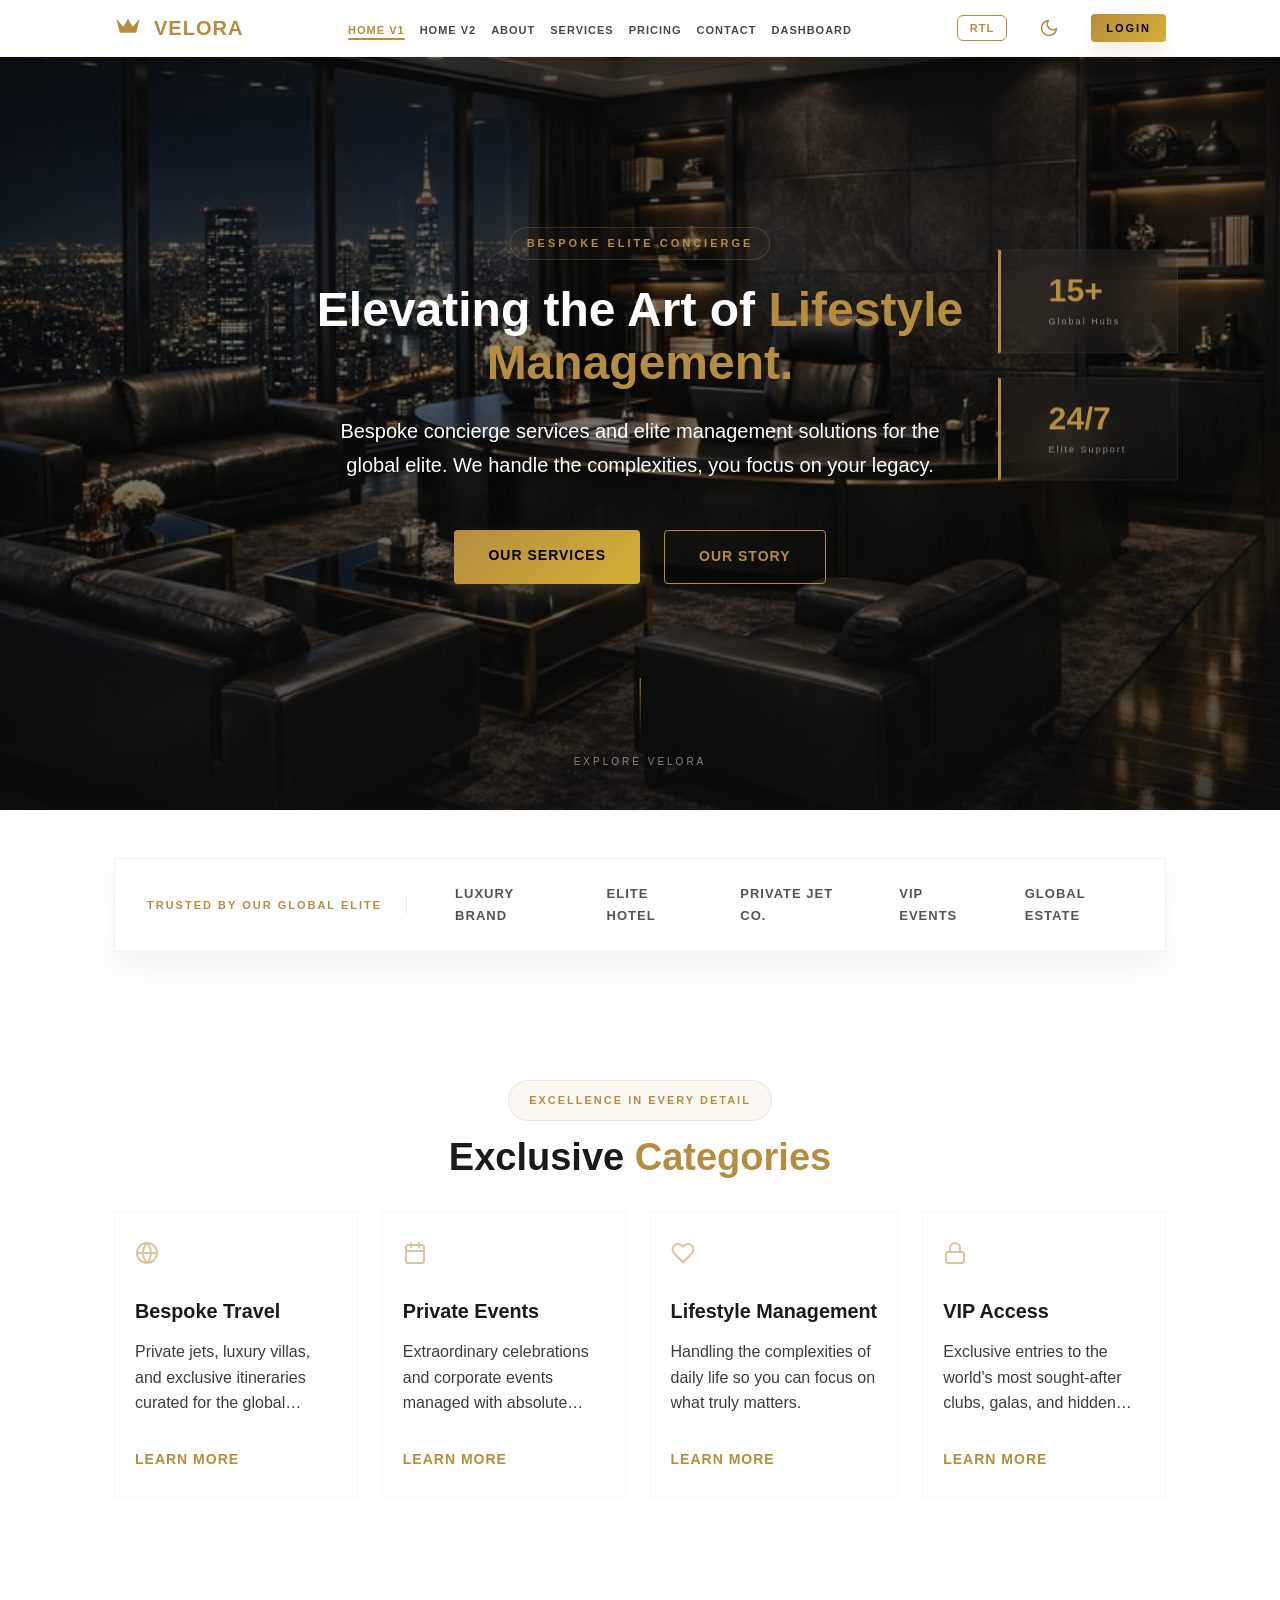
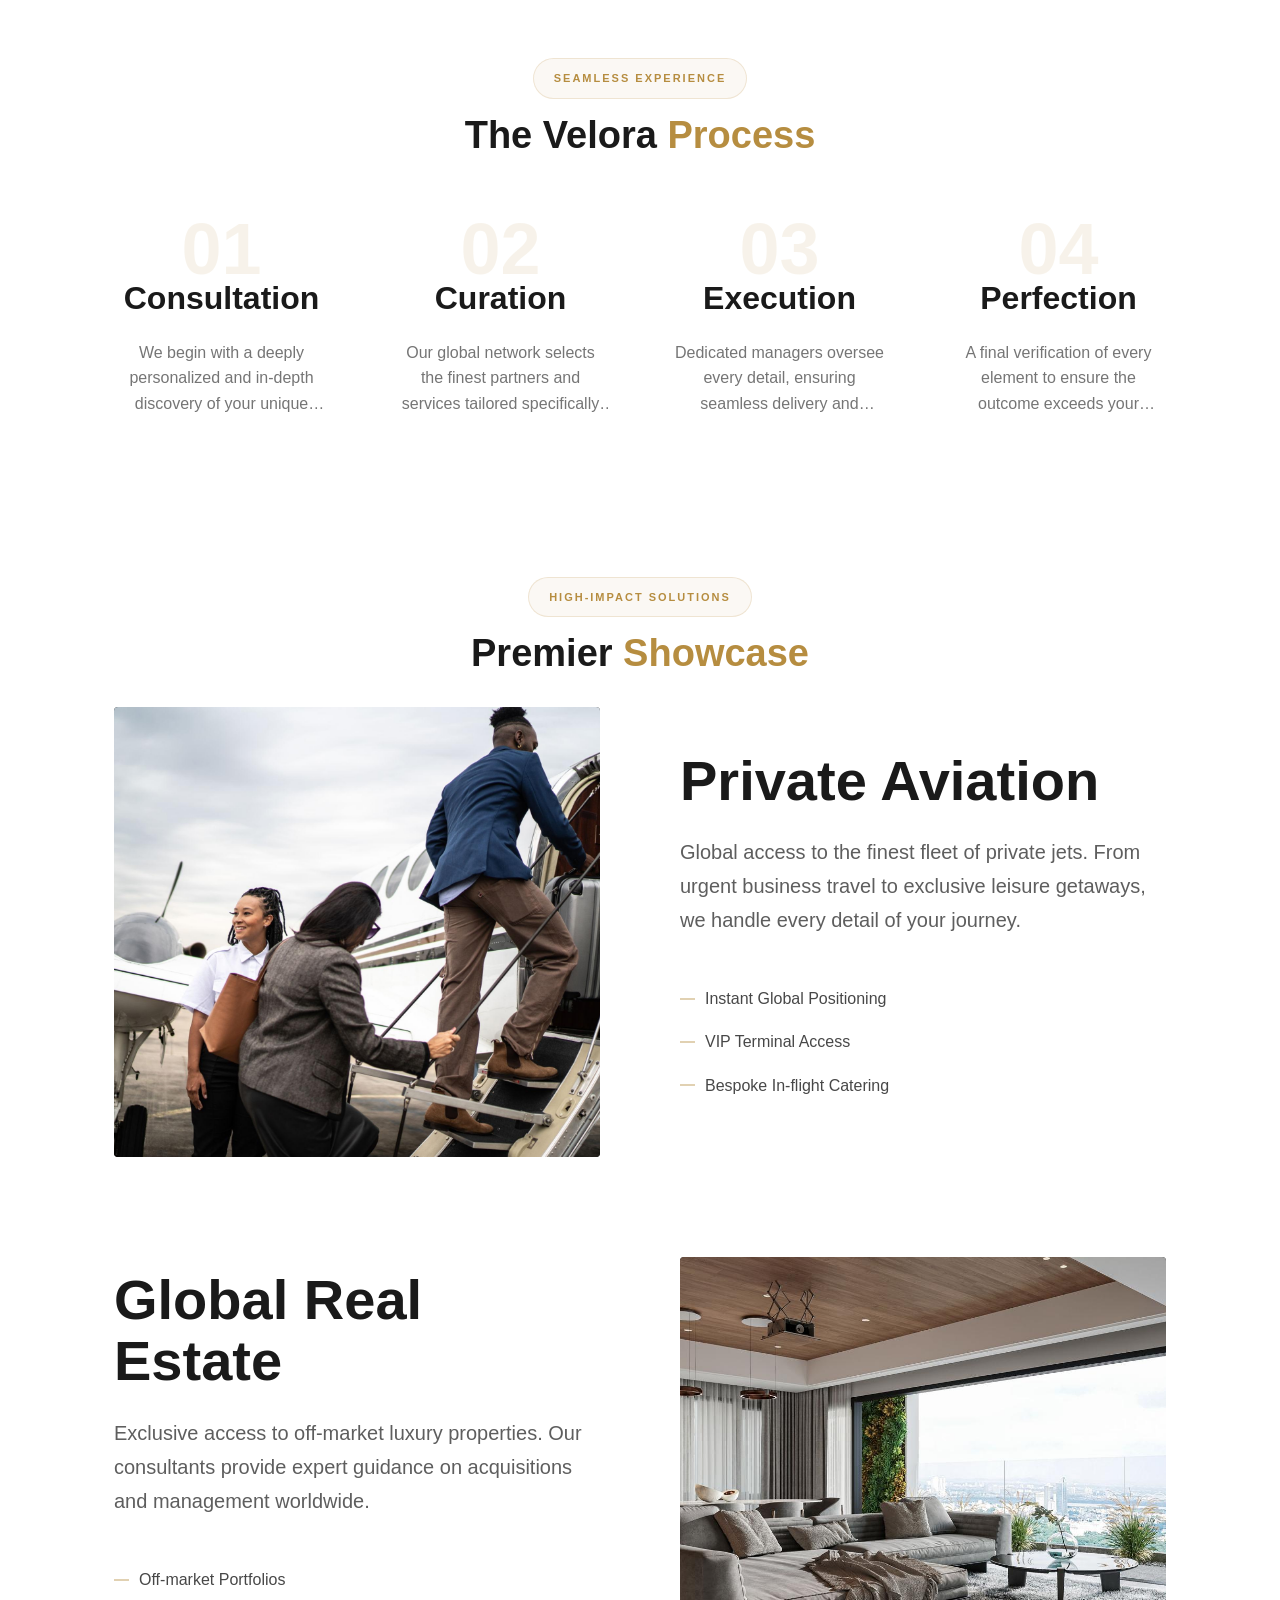
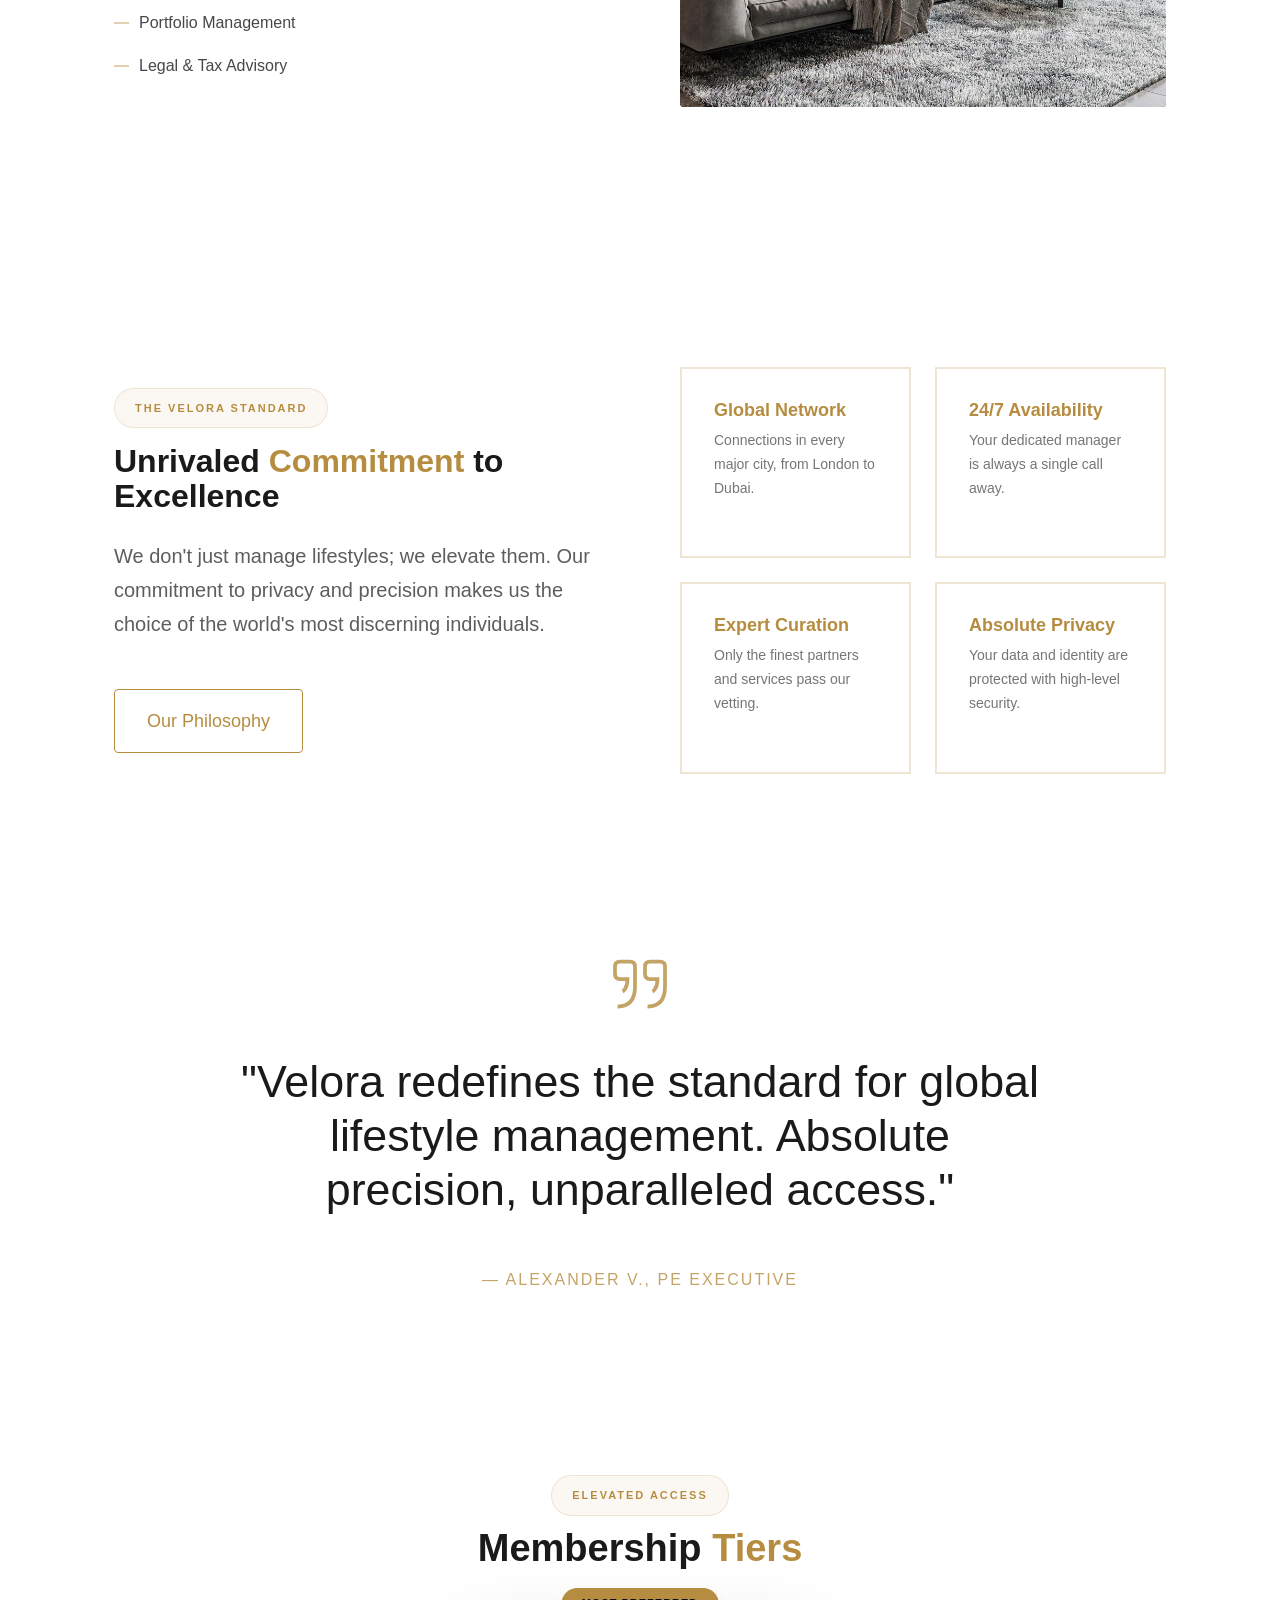
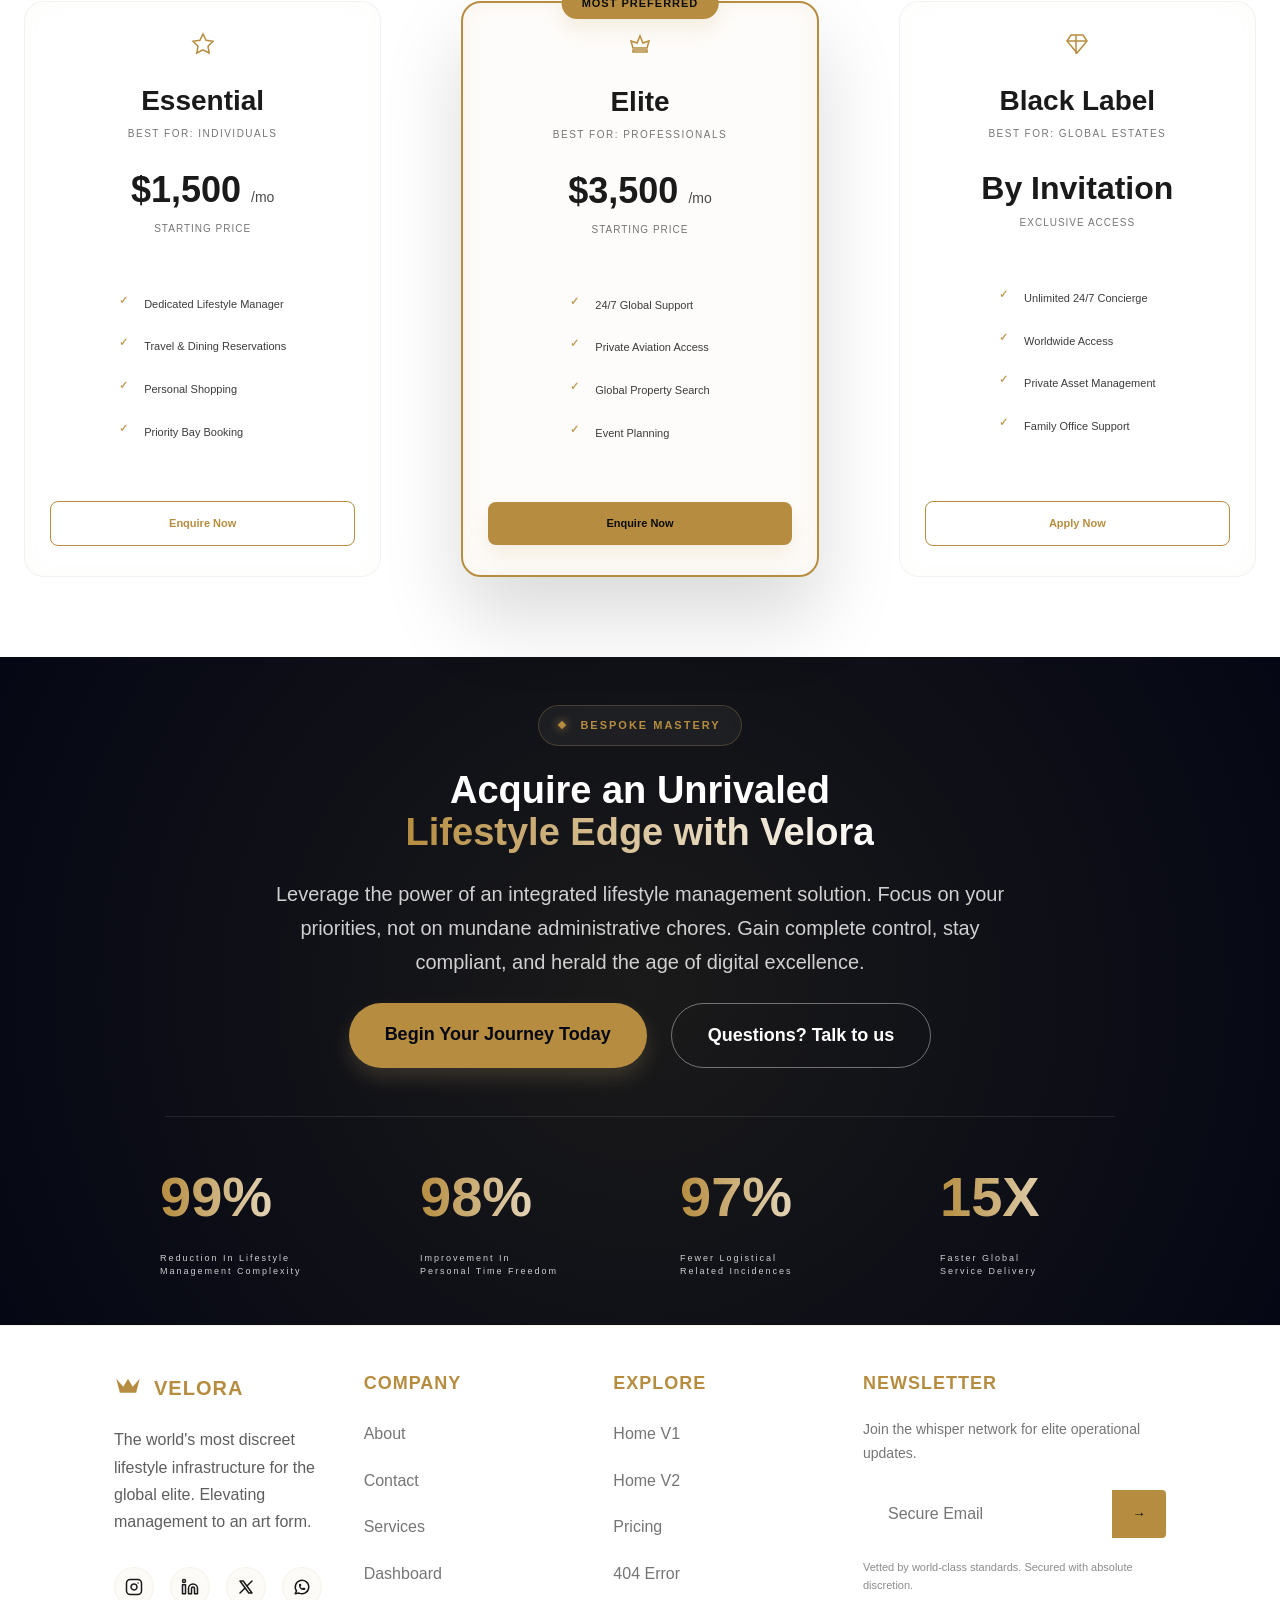
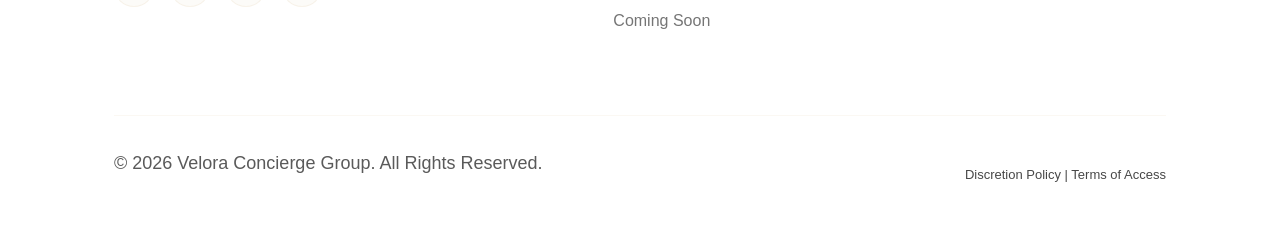
<file: index.html>
<!DOCTYPE html>
<html lang="en">
<head>
    <meta charset="UTF-8">
    <meta name="viewport" content="width=device-width, initial-scale=1.0">
    <title>Velora | Premium Personal Concierge & Lifestyle Management</title>
    <meta name="description" content="Velora offers elite personal concierge and white-glove lifestyle management services for the modern individual.">
    
    <!-- Fonts -->
    <link href="https://api.fontshare.com/v2/css?f[]=clash-display@200,400,700&f[]=satoshi@300,400,700&display=swap" rel="stylesheet">
    
    <!-- Core CSS -->
    <link rel="stylesheet" href="assets/css/style.css">
    <link rel="stylesheet" href="assets/css/dark-mode.css">
    <link rel="stylesheet" href="assets/css/rtl.css">
    
    <!-- Favicon -->
    <link rel="icon" type="image/svg+xml" href="favicon.svg">
</head>
<body>
    <!-- Initial Setup Complete: Ready for Home V1 sections -->
    <header id="main-header"></header>
    <main id="main-content">
        <!-- Section 1: Hero -->
        <section class="hero v1">
            <div class="hero-bg">
                <img src="assets/images/home-v1/herosection-image.jpg" alt="Velora Hero" style="width: 100%; height: 100%; object-fit: cover;">
            </div>
            <div class="container">
                <div class="hero-content">
                    <span class="hero-tag">Bespoke Elite Concierge</span>
                    <h1>Elevating the Art of <span class="text-gold">Lifestyle Management.</span></h1>
                    <p>Bespoke concierge services and elite management solutions for the global elite. We handle the complexities, you focus on your legacy.</p>
                    <div class="hero-actions">
                        <a href="pages/services.html" class="btn btn-primary">Our Services</a>
                        <a href="pages/about.html" class="btn btn-outline">Our Story</a>
                    </div>
                </div>

                <!-- Floating Modern Accents -->
                <div class="hero-stats">
                    <div class="stat-item">
                        <span class="stat-num">15+</span>
                        <span class="stat-label">Global Hubs</span>
                    </div>
                    <div class="stat-item">
                        <span class="stat-num">24/7</span>
                        <span class="stat-label">Elite Support</span>
                    </div>
                </div>
            </div>

            <!-- Scroll Indicator -->
            <div class="hero-scroll">
                <span class="scroll-line"></span>
                <span class="scroll-text">Explore Velora</span>
            </div>

            <!-- Decorative Watermark -->
            <div class="hero-watermark">V</div>
        </section>

        <!-- Section 2: Trusted By -->
        <section class="trusted-by">
            <div class="container">
                <div class="trusted-container reveal-item">
                    <p class="trusted-title">TRUSTED BY OUR GLOBAL ELITE</p>
                    <div class="logo-grid">
                        <div class="client-logo">Luxury Brand</div>
                        <div class="client-logo">Elite Hotel</div>
                        <div class="client-logo">Private Jet Co.</div>
                        <div class="client-logo">Vip Events</div>
                        <div class="client-logo">Global Estate</div>
                    </div>
                </div>
            </div>
        </section>

        <!-- Section 3: Service Categories -->
        <section class="service-categories section">
            <div class="container">
                <div class="section-header">
                    <span class="section-tag">Excellence in every detail</span>
                    <h2>Exclusive <span class="text-gold">Categories</span></h2>
                </div>
                <div class="category-grid">
                    <div class="category-card">
                        <div class="card-icon">
                            <svg width="24" height="24" viewBox="0 0 24 24" fill="none" stroke="currentColor" stroke-width="2" stroke-linecap="round" stroke-linejoin="round"><circle cx="12" cy="12" r="10"></circle><line x1="2" y1="12" x2="22" y2="12"></line><path d="M12 2a15.3 15.3 0 0 1 4 10 15.3 15.3 0 0 1-4 10 15.3 15.3 0 0 1-4-10 15.3 15.3 0 0 1 4-10z"></path></svg>
                        </div>
                        <h3>Bespoke Travel</h3>
                        <p>Private jets, luxury villas, and exclusive itineraries curated for the global traveler.</p>
                        <a href="pages/services.html" class="card-link">Learn More</a>
                    </div>
                    <div class="category-card">
                        <div class="card-icon">
                            <svg width="24" height="24" viewBox="0 0 24 24" fill="none" stroke="currentColor" stroke-width="2" stroke-linecap="round" stroke-linejoin="round"><rect x="3" y="4" width="18" height="18" rx="2" ry="2"></rect><line x1="16" y1="2" x2="16" y2="6"></line><line x1="8" y1="2" x2="8" y2="6"></line><line x1="3" y1="10" x2="21" y2="10"></line></svg>
                        </div>
                        <h3>Private Events</h3>
                        <p>Extraordinary celebrations and corporate events managed with absolute precision.</p>
                        <a href="pages/services.html" class="card-link">Learn More</a>
                    </div>
                    <div class="category-card">
                        <div class="card-icon">
                            <svg width="24" height="24" viewBox="0 0 24 24" fill="none" stroke="currentColor" stroke-width="2" stroke-linecap="round" stroke-linejoin="round"><path d="M20.84 4.61a5.5 5.5 0 0 0-7.78 0L12 5.67l-1.06-1.06a5.5 5.5 0 0 0-7.78 7.78l1.06 1.06L12 21.23l7.78-7.78 1.06-1.06a5.5 5.5 0 0 0 0-7.78z"></path></svg>
                        </div>
                        <h3>Lifestyle Management</h3>
                        <p>Handling the complexities of daily life so you can focus on what truly matters.</p>
                        <a href="pages/services.html" class="card-link">Learn More</a>
                    </div>
                    <div class="category-card">
                        <div class="card-icon">
                            <svg width="24" height="24" viewBox="0 0 24 24" fill="none" stroke="currentColor" stroke-width="2" stroke-linecap="round" stroke-linejoin="round"><rect x="3" y="11" width="18" height="11" rx="2" ry="2"></rect><path d="M7 11V7a5 5 0 0 1 10 0v4"></path></svg>
                        </div>
                        <h3>VIP Access</h3>
                        <p>Exclusive entries to the world's most sought-after clubs, galas, and hidden gems.</p>
                        <a href="pages/services.html" class="card-link">Learn More</a>
                    </div>
                </div>
            </div>
        </section>

        <!-- Section 4: How It Works -->
        <section class="how-it-works section">
            <div class="container">
                <div class="section-header">
                    <span class="section-tag">Seamless Experience</span>
                    <h2>The Velora <span class="text-gold">Process</span></h2>
                </div>
                <div class="process-grid">
                    <div class="process-step">
                        <div class="step-number">01</div>
                        <h3>Consultation</h3>
                        <p>We begin with a deeply personalized and in-depth discovery of your unique lifestyle needs and aspirations.</p>
                    </div>
                    <div class="process-step">
                        <div class="step-number">02</div>
                        <h3>Curation</h3>
                        <p>Our global network selects the finest partners and services tailored specifically to your request.</p>
                    </div>
                    <div class="process-step">
                        <div class="step-number">03</div>
                        <h3>Execution</h3>
                        <p>Dedicated managers oversee every detail, ensuring seamless delivery and absolute precision.</p>
                    </div>
                    <div class="process-step">
                        <div class="step-number">04</div>
                        <h3>Perfection</h3>
                        <p>A final verification of every element to ensure the outcome exceeds your highest expectations.</p>
                    </div>
                </div>
            </div>
        </section>

        <!-- Section 5: Featured Services -->
        <section class="featured-services section">
            <div class="container">
                <div class="section-header">
                    <span class="section-tag">High-impact solutions</span>
                    <h2>Premier <span class="text-gold">Showcase</span></h2>
                </div>
                
                <div class="featured-item">
                    <div class="featured-image">
                        <img src="assets/images/home-v1/Private Aviation.jpg" alt="Private Aviation" style="width: 100%; height: 100%; object-fit: cover;">
                    </div>
                    <div class="featured-content">
                        <h3>Private Aviation</h3>
                        <p>Global access to the finest fleet of private jets. From urgent business travel to exclusive leisure getaways, we handle every detail of your journey.</p>
                        <ul class="feature-list">
                            <li>Instant Global Positioning</li>
                            <li>VIP Terminal Access</li>
                            <li>Bespoke In-flight Catering</li>
                        </ul>
                    </div>
                </div>

                <div class="featured-item alt">
                    <div class="featured-image">
                        <img src="assets/images/home-v1/Global Real Estate.jpg" alt="Global Real Estate" style="width: 100%; height: 100%; object-fit: cover;">
                    </div>
                    <div class="featured-content">
                        <h3>Global Real Estate</h3>
                        <p>Exclusive access to off-market luxury properties. Our consultants provide expert guidance on acquisitions and management worldwide.</p>
                        <ul class="feature-list">
                            <li>Off-market Portfolios</li>
                            <li>Portfolio Management</li>
                            <li>Legal & Tax Advisory</li>
                        </ul>
                    </div>
                </div>
            </div>
        </section>

        <!-- Section 6: Why Choose Velora -->
        <section class="why-choose section">
            <div class="container">
                <div class="why-grid">
                    <div class="why-intro">
                        <span class="section-tag">The Velora Standard</span>
                        <h2>Unrivaled <span class="text-gold">Commitment</span> to Excellence</h2>
                        <p>We don't just manage lifestyles; we elevate them. Our commitment to privacy and precision makes us the choice of the world's most discerning individuals.</p>
                        <a href="pages/about.html" class="btn btn-outline">Our Philosophy</a>
                    </div>
                    <div class="why-usp-grid">
                        <div class="usp-card">
                            <h4>Global Network</h4>
                            <p>Connections in every major city, from London to Dubai.</p>
                        </div>
                        <div class="usp-card">
                            <h4>24/7 Availability</h4>
                            <p>Your dedicated manager is always a single call away.</p>
                        </div>
                        <div class="usp-card">
                            <h4>Expert Curation</h4>
                            <p>Only the finest partners and services pass our vetting.</p>
                        </div>
                        <div class="usp-card">
                            <h4>Absolute Privacy</h4>
                            <p>Your data and identity are protected with high-level security.</p>
                        </div>
                    </div>
                </div>
            </div>
        </section>

        <!-- Section 7: Testimonials -->
        <section class="testimonials section">
            <div class="container">
                <div class="testimonial-content">
                    <div class="quote-icon">
                        <svg width="60" height="60" viewBox="0 0 24 24" fill="none" stroke="var(--color-primary)" stroke-width="1.5" opacity="0.8"><path d="M3 21c3 0 7-1 7-8V5c0-1.25-.75-2-2-2H4c-1.25 0-2 .75-2 2v3c0 1.25.75 2 2 2h3c0 4-2 5-2 5M15 21c3 0 7-1 7-8V5c0-1.25-.75-2-2-2h-4c-1.25 0-2 .75-2 2v3c0 1.25.75 2 2 2h3c0 4-2 5-2 5"></path></svg>
                    </div>
                    <blockquote>
                        "Velora redefines the standard for global lifestyle management. Absolute precision, unparalleled access."
                    </blockquote>
                    <cite>— Alexander V., PE Executive</cite>
                </div>
            </div>
        </section>

        <!-- Section 8: Memberships -->
        <section class="memberships section">
            <div class="container">
                <div class="section-header">
                    <span class="section-tag">Elevated Access</span>
                    <h2>Membership <span class="text-gold">Tiers</span></h2>
                </div>
                <div class="pricing-grid">
                    <div class="pricing-card alt-layout">
                        <div class="tier-icon-left">
                            <svg width="24" height="24" viewBox="0 0 24 24" fill="none" stroke="currentColor" stroke-width="1.5"><polygon points="12 2 15.09 8.26 22 9.27 17 14.14 18.18 21.02 12 17.77 5.82 21.02 7 14.14 2 9.27 8.91 8.26 12 2"></polygon></svg>
                        </div>
                        <h3>Essential</h3>
                        <p class="tier-best-for">BEST FOR: INDIVIDUALS</p>
                        <div class="price-container">
                            <div class="price-main">
                                <span class="price-amount">$1,500</span>
                                <span class="price-duration">/mo</span>
                            </div>
                            <p class="price-sub">Starting price</p>
                        </div>
                        <ul class="pricing-features">
                            <li>Dedicated Lifestyle Manager</li>
                            <li>Travel & Dining Reservations</li>
                            <li>Personal Shopping</li>
                            <li>Priority Bay Booking</li>
                        </ul>
                        <a href="pages/pricing.html" class="btn btn-outline">Enquire Now</a>
                    </div>
                    
                    <div class="pricing-card alt-layout featured">
                        <div class="card-tag">Most Preferred</div>
                        <div class="tier-icon-left">
                            <svg width="24" height="24" viewBox="0 0 24 24" fill="none" stroke="currentColor" stroke-width="1.5"><path d="M5 15l-2-7 6 2 3-7 3 7 6-2-2 7H5z"></path><path d="M19 19H5v-2h14v2z"></path></svg>
                        </div>
                        <h3>Elite</h3>
                        <p class="tier-best-for">BEST FOR: PROFESSIONALS</p>
                        <div class="price-container">
                            <div class="price-main">
                                <span class="price-amount">$3,500</span>
                                <span class="price-duration">/mo</span>
                            </div>
                            <p class="price-sub">Starting price</p>
                        </div>
                        <ul class="pricing-features">
                            <li>24/7 Global Support</li>
                            <li>Private Aviation Access</li>
                            <li>Global Property Search</li>
                            <li>Event Planning </li>
                        </ul>
                        <a href="pages/pricing.html" class="btn btn-primary">Enquire Now</a>
                    </div>
                    
                    <div class="pricing-card alt-layout">
                        <div class="tier-icon-left">
                            <svg width="24" height="24" viewBox="0 0 24 24" fill="none" stroke="currentColor" stroke-width="1.5"><path d="M6 3h12l4 6-10 12L2 9z"></path><path d="M11 3v19M2 9h20"></path></svg>
                        </div>
                        <h3>Black Label</h3>
                        <p class="tier-best-for">BEST FOR: GLOBAL ESTATES</p>
                        <div class="price-container">
                            <div class="price-main">
                                <span class="price-amount" style="font-size: 32px;">By Invitation</span>
                            </div>
                            <p class="price-sub">Exclusive Access</p>
                        </div>
                        <ul class="pricing-features">
                            <li>Unlimited 24/7 Concierge</li>
                            <li>Worldwide Access</li>
                            <li>Private Asset Management</li>
                            <li>Family Office Support</li>
                        </ul>
                        <a href="pages/contact.html" class="btn btn-outline">Apply Now</a>
                    </div>
                </div>
            </div>
        </section>

        <!-- Section 9: Final CTA (Redesigned - Solutions in Action Aesthetic) -->
        <section class="final-cta v1-new">
            <div class="container">
                <div class="cta-content-new">
                    <div class="section-tag" style="margin-bottom: var(--space-4);">
                        <span class="tag-diamond"></span>
                        Bespoke Mastery
                    </div>
                    <h2 class="cta-title-new">Acquire an Unrivaled <br><span class="text-gradient">Lifestyle Edge with Velora</span></h2>
                    <p class="cta-desc-new">Leverage the power of an integrated lifestyle management solution. Focus on your priorities, not on mundane administrative chores. Gain complete control, stay compliant, and herald the age of digital excellence.</p>
                    
                    <div class="cta-btns-new">
                        <a href="pages/contact.html" class="btn-new-primary">Begin Your Journey Today</a>
                        <a href="pages/contact.html" class="btn-new-outline">Questions? Talk to us</a>
                    </div>

                    <div class="cta-stats-row">
                        <div class="cta-stat-item">
                            <span class="stat-val">99%</span>
                            <span class="stat-label">Reduction in lifestyle <br>management complexity</span>
                        </div>
                        <div class="cta-stat-divider"></div>
                        <div class="cta-stat-item">
                            <span class="stat-val">98%</span>
                            <span class="stat-label">Improvement in <br>Personal time freedom</span>
                        </div>
                        <div class="cta-stat-divider"></div>
                        <div class="cta-stat-item">
                            <span class="stat-val">97%</span>
                            <span class="stat-label">Fewer logistical <br>related incidences</span>
                        </div>
                        <div class="cta-stat-divider"></div>
                        <div class="cta-stat-item">
                            <span class="stat-val">15X</span>
                            <span class="stat-label">Faster global <br>service delivery</span>
                        </div>
                    </div>
                </div>
            </div>
        </section>
    </main>
    <footer id="main-footer"></footer>

    <!-- Core JS -->
    <script src="assets/js/main.js"></script>
</body>
</html>
</file>
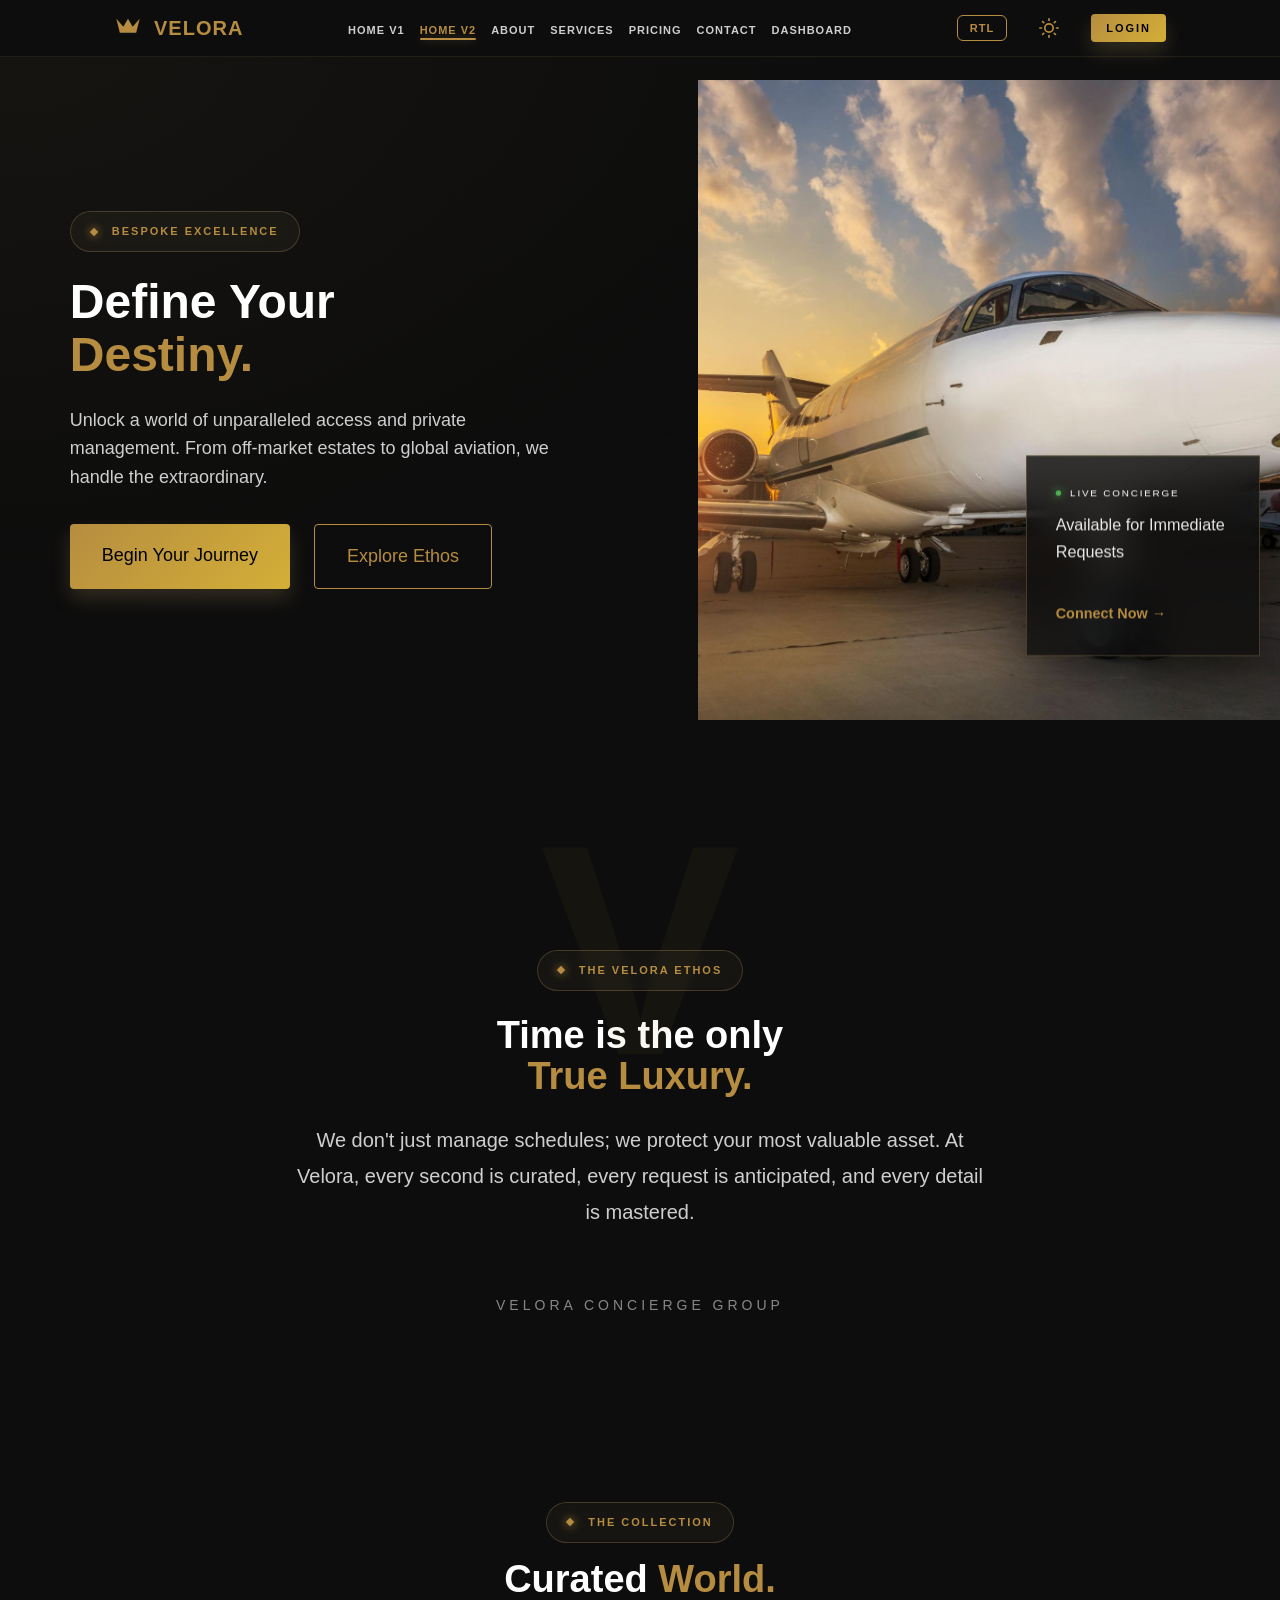
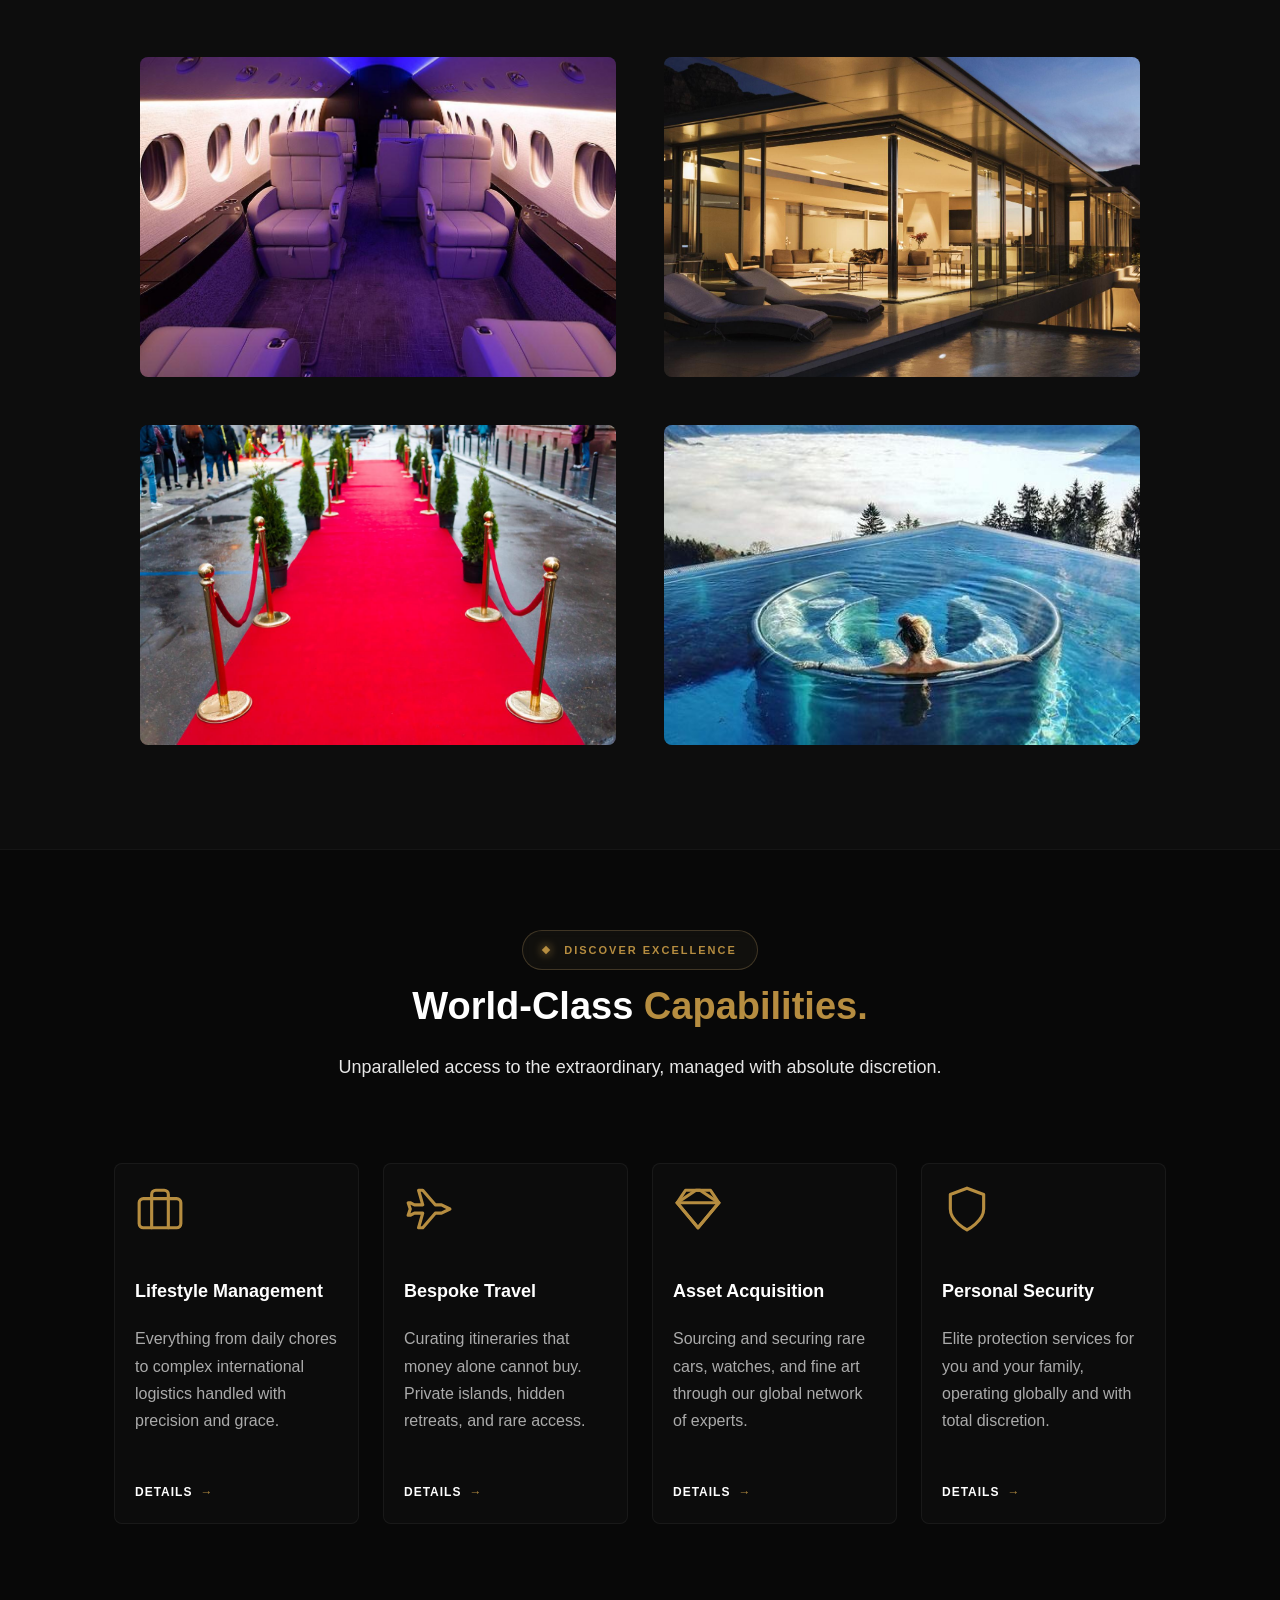
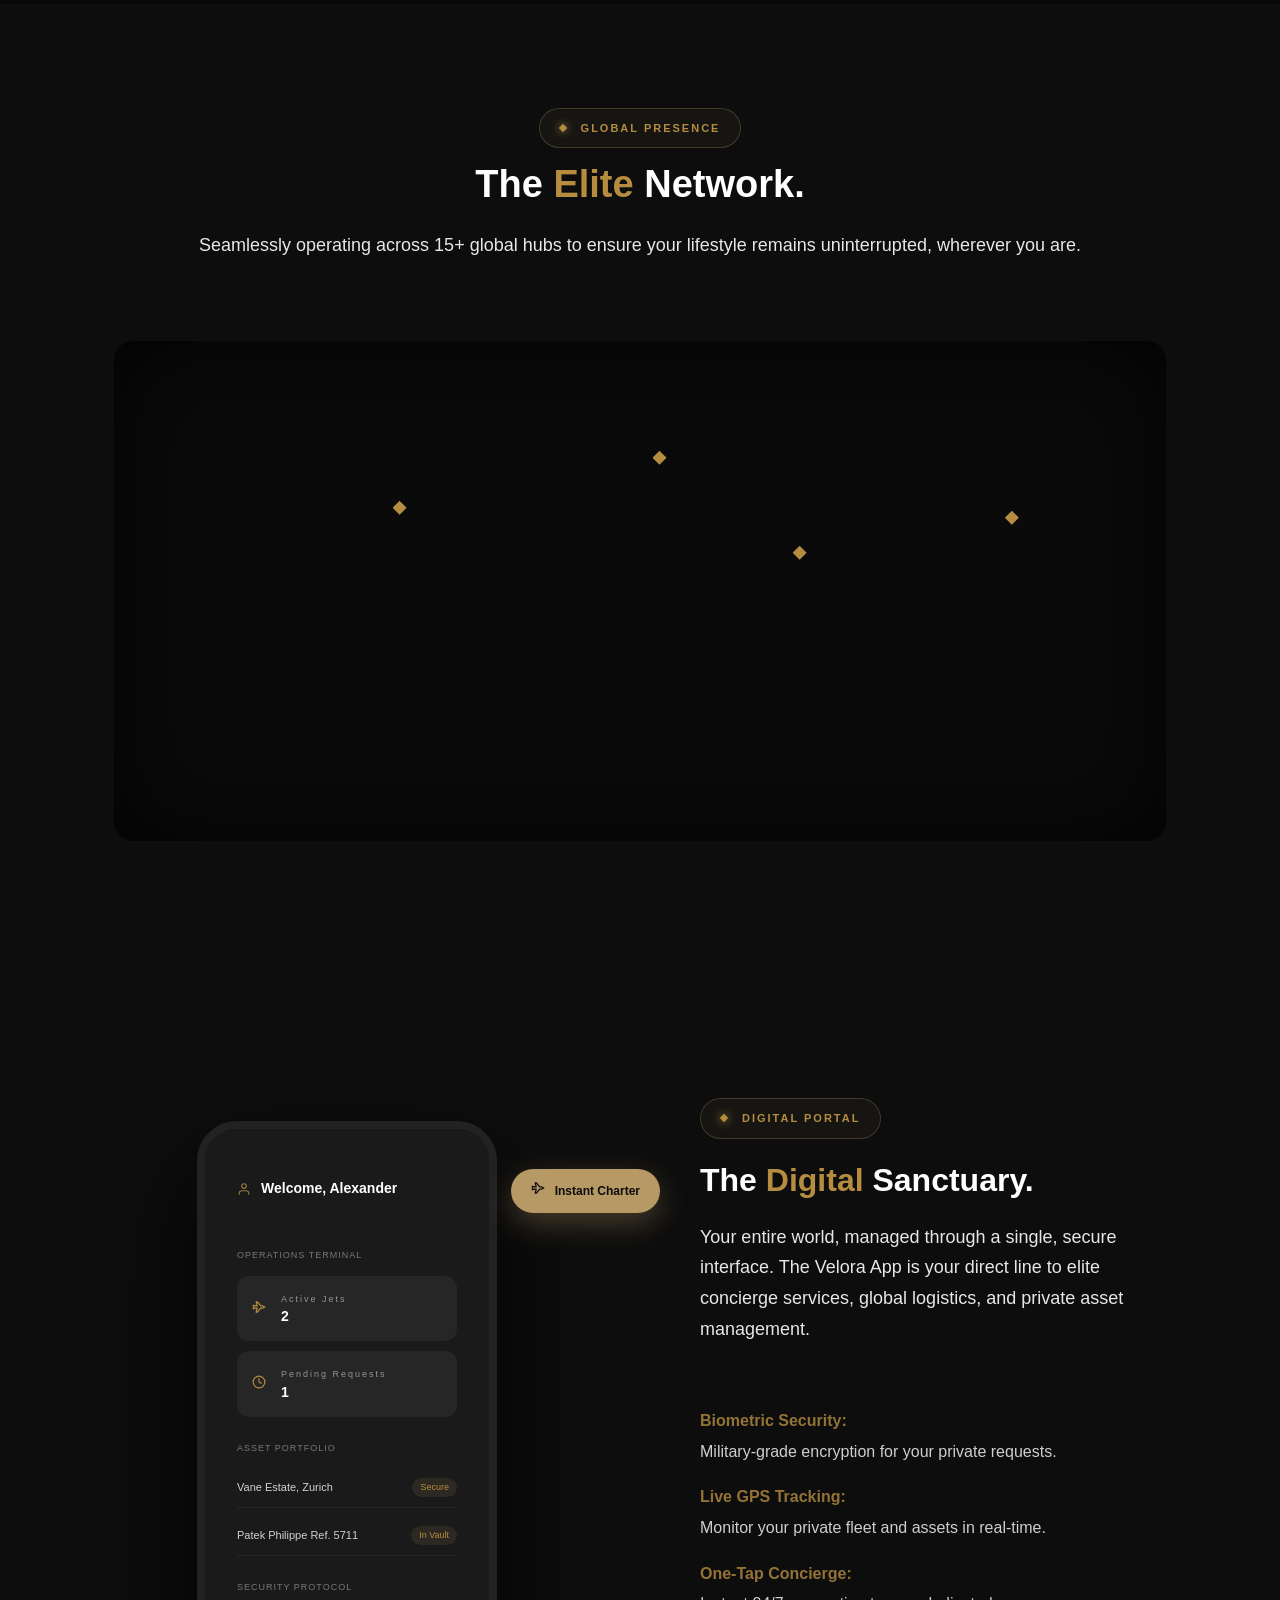
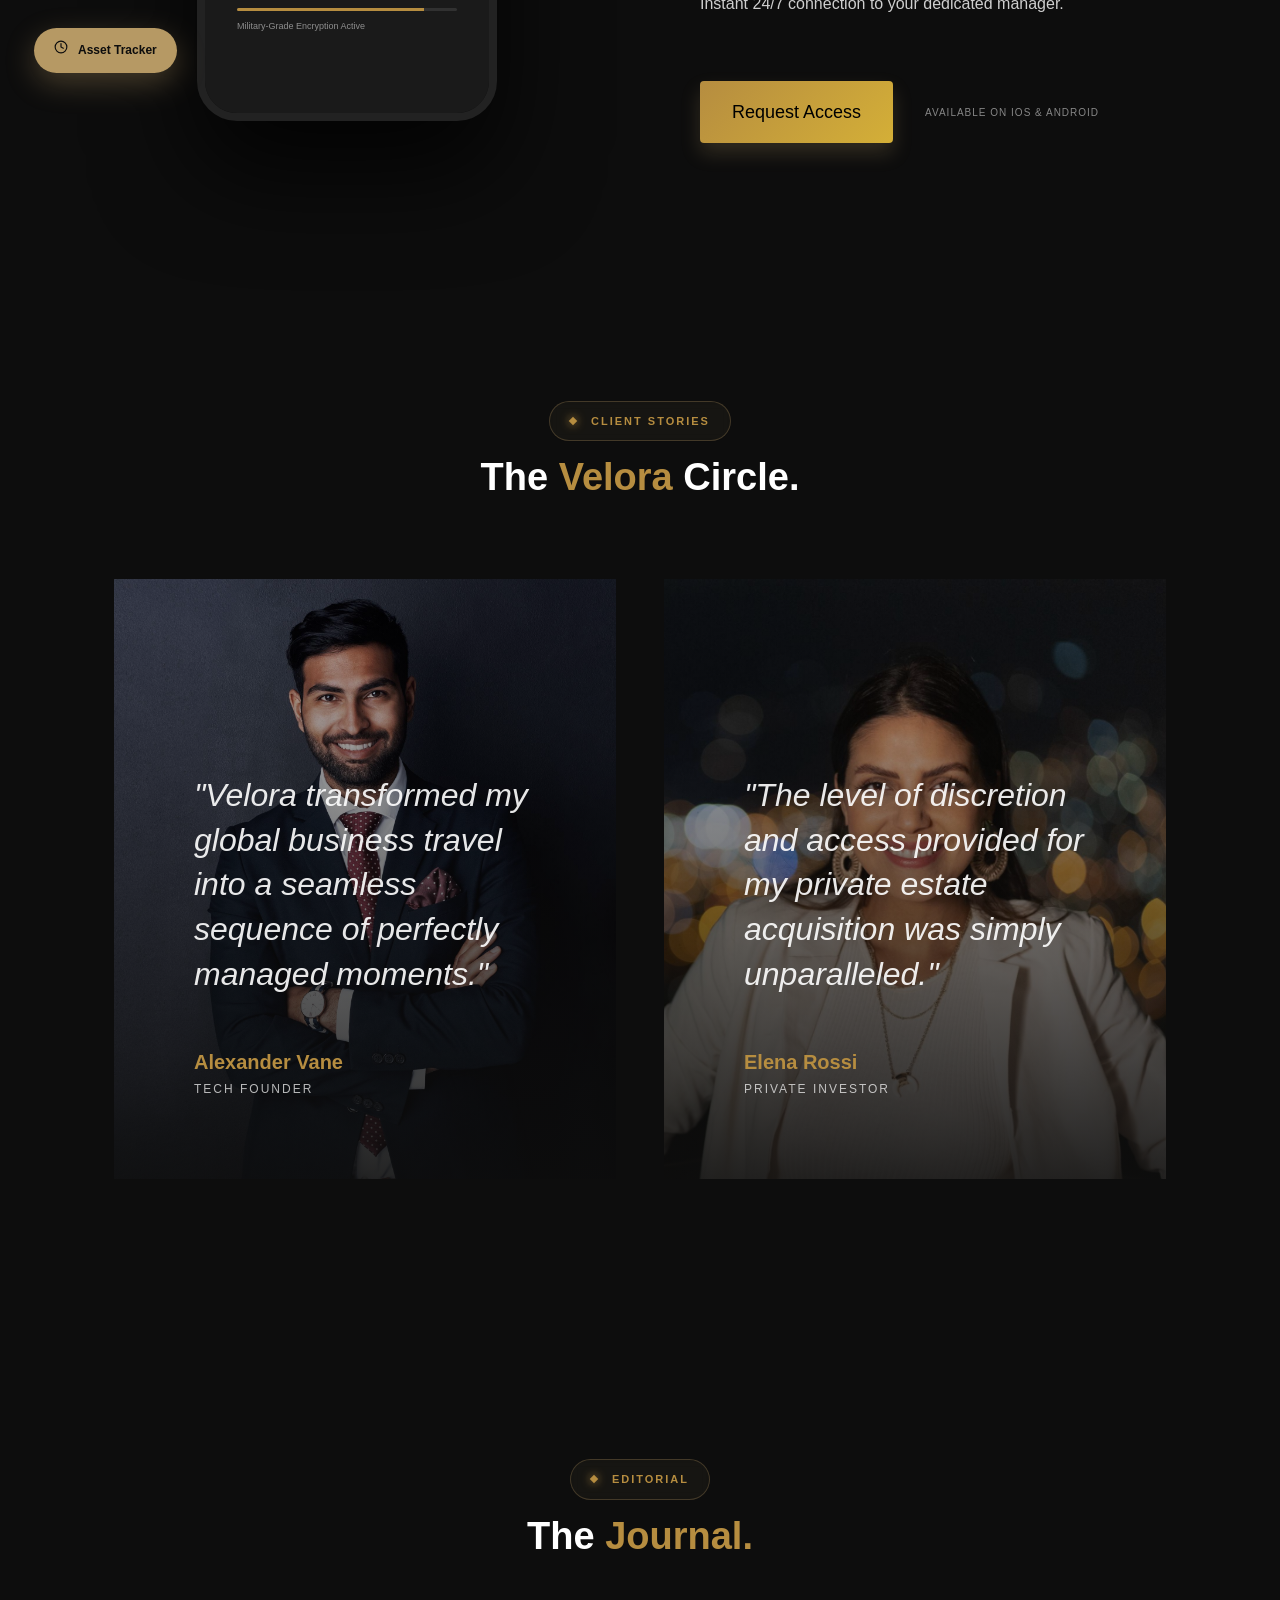
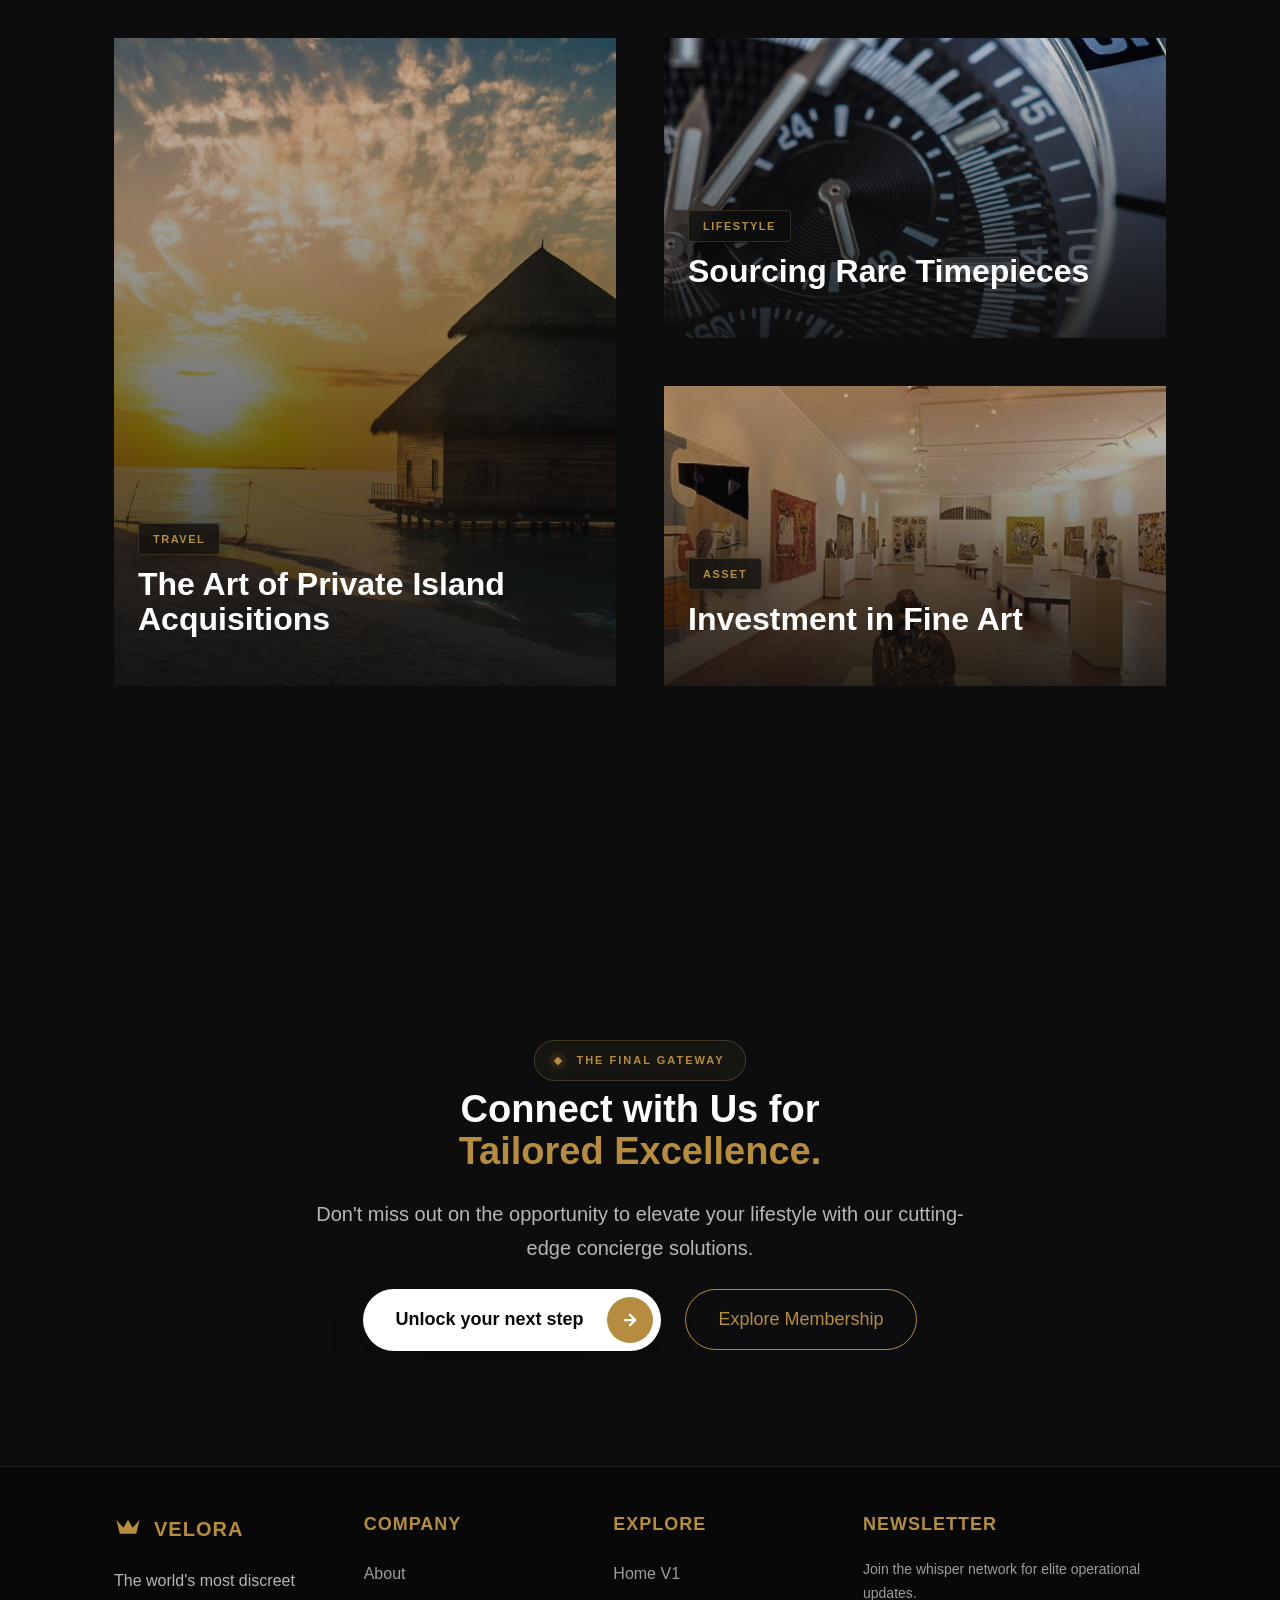
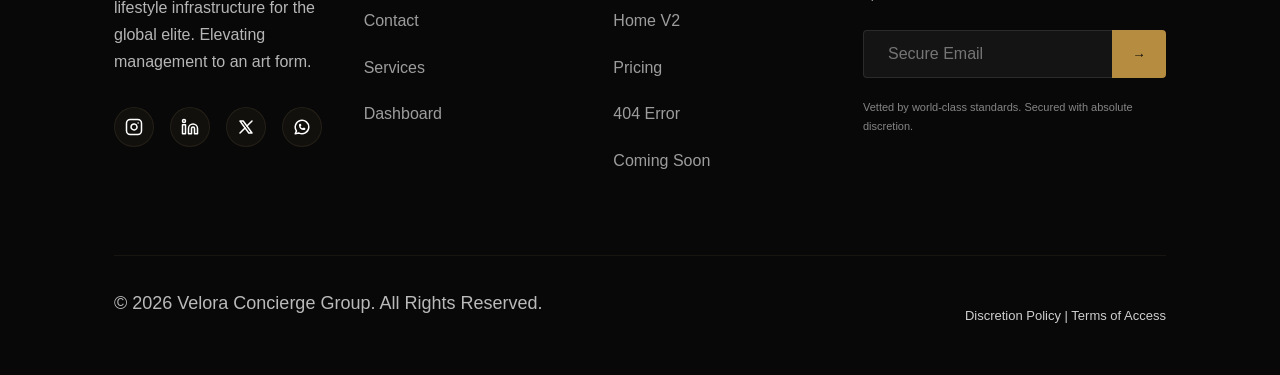
<file: home2.html>
<!DOCTYPE html>
<html lang="en">
<head>
    <meta charset="UTF-8">
    <meta name="viewport" content="width=device-width, initial-scale=1.0">
    <title>Velora — Home V2 (Premium Experience)</title>
    <meta name="description" content="Experience the ultra-premium side of Velora. Tailored lifestyle management for the world's elite.">
    
    <!-- Fonts -->
    <link href="https://api.fontshare.com/v2/css?f[]=clash-display@200,400,700&f[]=satoshi@300,400,700&display=swap" rel="stylesheet">
    
    <!-- CSS -->
    <link rel="stylesheet" href="assets/css/style.css">

    <!-- Favicon -->
    <link rel="icon" type="image/svg+xml" href="favicon.svg">
</head>
<body class="dark-mode"> <!-- Home V2 defaults to Dark Mode for premium feel -->
    
    <!-- Navigation Container -->
    <header id="main-header"></header>

    <main>
        <!-- Section 1: Cinematic Hero V2 -->
        <section class="hero-v2">
            <div class="hero-v2-container">
                <div class="hero-v2-content">
                    <div class="section-tag" style="justify-content: flex-start; margin-bottom: var(--space-4);">
                        <span class="tag-diamond"></span>
                        Bespoke Excellence
                    </div>
                    <h1>Define Your <br><span class="text-gold">Destiny.</span></h1>
                    <p>Unlock a world of unparalleled access and private management. From off-market estates to global aviation, we handle the extraordinary.</p>
                    <div class="hero-v2-actions">
                        <a href="pages/services.html" class="btn btn-primary">Begin Your Journey</a>
                        <a href="pages/about.html" class="btn btn-outline">Explore Ethos</a>
                    </div>
                </div>
                <div class="hero-v2-visual">
                    <div class="luxury-placeholder">
                        <img src="assets/images/home-v2/HERO RIGHT SIDE.jpg" alt="Velora Experience" style="width: 100%; height: 100%; object-fit: cover;">
                        <div class="visual-overlay"></div>
                    </div>
                    <!-- Floating Widget -->
                    <div class="hero-v2-widget">
                        <div class="widget-header">
                            <span class="status-dot"></span>
                            Live Concierge
                        </div>
                        <p>Available for Immediate Requests</p>
                        <a href="pages/contact.html" class="widget-link">Connect Now →</a>
                    </div>
                </div>
            </div>
            

        </section>

        <!-- Section 2: The Velora Ethos -->
        <section class="ethos-section section-padding">
            <div class="container">
                <div class="ethos-content">
                    <div class="hero-watermark" style="opacity: 0.05; position: relative; bottom: auto; right: auto; margin-bottom: -150px; font-size: 300px;">V</div>
                    <div class="ethos-text">
                        <div class="section-tag" style="justify-content: flex-start; margin-bottom: var(--space-4);">
                            <span class="tag-diamond"></span>
                            The Velora Ethos
                        </div>
                        <h2 class="ethos-title">Time is the only <br><span class="text-gold">True Luxury.</span></h2>
                        <p class="ethos-desc">We don't just manage schedules; we protect your most valuable asset. At Velora, every second is curated, every request is anticipated, and every detail is mastered.</p>
                        <div class="ethos-signature">Velora Concierge Group</div>
                    </div>
                </div>
            </div>
        </section>

        <!-- Section 3: Curated World (Horizontal Scroll) -->
        <section class="curated-section section-padding">
            <div class="container">
                <div class="section-header">
                    <div class="section-tag">
                        <span class="tag-diamond"></span>
                        The Collection
                    </div>
                    <h2>Curated <span class="text-gold">World.</span></h2>
                </div>
            </div>
            
            <div class="horizontal-scroll-container">
                <div class="scroll-track">
                    <div class="scroll-card">
                        <div class="luxury-placeholder">
                            <img src="assets/images/home-v2/Private Aviation.jpg" alt="Private Aviation" style="width: 100%; height: 100%; object-fit: cover;">
                            <div class="card-overlay">
                                <h3>Private Aviation</h3>
                                <p>Unrestricted access to the global sky.</p>
                            </div>
                        </div>
                    </div>
                    <div class="scroll-card">
                        <div class="luxury-placeholder">
                            <img src="assets/images/home-v2/Luxury Estates.jpg" alt="Luxury Estates" style="width: 100%; height: 100%; object-fit: cover;">
                            <div class="card-overlay">
                                <h3>Luxury Estates</h3>
                                <p>Off-market acquisitions in prime locations.</p>
                            </div>
                        </div>
                    </div>
                    <div class="scroll-card">
                        <div class="luxury-placeholder">
                            <img src="assets/images/home-v2/Global Events.jpg" alt="Global Events" style="width: 100%; height: 100%; object-fit: cover;">
                            <div class="card-overlay">
                                <h3>Global Events</h3>
                                <p>Red carpet access to the world's most exclusive galas.</p>
                            </div>
                        </div>
                    </div>
                    <div class="scroll-card">
                        <div class="luxury-placeholder">
                            <img src="assets/images/home-v2/Elite Wellness.jpg" alt="Elite Wellness" style="width: 100%; height: 100%; object-fit: cover;">
                            <div class="card-overlay">
                                <h3>Elite Wellness</h3>
                                <p>Bespoke health and longevity programs.</p>
                            </div>
                        </div>
                    </div>
                </div>
            </div>
        </section>

        <!-- Section 4: Discover Excellence (Minimalist Text Grid) -->
        <section class="discover-excellence-section section-padding">
            <div class="container">
                <div class="section-header text-center" style="margin-bottom: var(--space-8);">
                    <div class="section-tag">
                        <span class="tag-diamond"></span>
                        Discover Excellence
                    </div>
                    <h2>World-Class <span class="text-gold">Capabilities.</span></h2>
                    <p class="section-desc" style="margin: 0 auto;">Unparalleled access to the extraordinary, managed with absolute discretion.</p>
                </div>

                <div class="excellence-grid-minimal">
                    <div class="excellence-item">
                        <div class="excellence-icon-box">
                            <svg class="excellence-svg" viewBox="0 0 24 24" fill="none" stroke="currentColor" stroke-width="1.5" stroke-linecap="round" stroke-linejoin="round"><rect x="2" y="7" width="20" height="14" rx="2" ry="2"></rect><path d="M16 21V5a2 2 0 0 0-2-2h-4a2 2 0 0 0-2 2v16"></path></svg>
                        </div>
                        <h3>Lifestyle Management</h3>
                        <p>Everything from daily chores to complex international logistics handled with precision and grace.</p>
                        <a href="pages/services.html" class="excellence-btn">Details <span class="btn-arrow">→</span></a>
                    </div>

                    <div class="excellence-item">
                        <div class="excellence-icon-box">
                            <svg class="excellence-svg" viewBox="0 0 24 24" fill="none" stroke="currentColor" stroke-width="1.5" stroke-linecap="round" stroke-linejoin="round"><path d="M22 12L18 10H15L9 3H7L9 10H5L3 9H2L3 12L2 15H3L5 14H9L7 21H9L15 14H18L22 12Z"></path></svg>
                        </div>
                        <h3>Bespoke Travel</h3>
                        <p>Curating itineraries that money alone cannot buy. Private islands, hidden retreats, and rare access.</p>
                        <a href="pages/services.html" class="excellence-btn">Details <span class="btn-arrow">→</span></a>
                    </div>

                    <div class="excellence-item">
                        <div class="excellence-icon-box">
                            <svg class="excellence-svg" viewBox="0 0 24 24" fill="none" stroke="currentColor" stroke-width="1.5" stroke-linecap="round" stroke-linejoin="round"><path d="M6 3h12l4 6-10 12L2 9z"></path><path d="M11 3l-9 6 10 12 10-12-9-6z"></path><path d="M2 9h20"></path></svg>
                        </div>
                        <h3>Asset Acquisition</h3>
                        <p>Sourcing and securing rare cars, watches, and fine art through our global network of experts.</p>
                        <a href="pages/services.html" class="excellence-btn">Details <span class="btn-arrow">→</span></a>
                    </div>

                    <div class="excellence-item">
                        <div class="excellence-icon-box">
                            <svg class="excellence-svg" viewBox="0 0 24 24" fill="none" stroke="currentColor" stroke-width="1.5" stroke-linecap="round" stroke-linejoin="round"><path d="M12 22s8-4 8-10V5l-8-3-8 3v7c0 6 8 10 8 10z"></path></svg>
                        </div>
                        <h3>Personal Security</h3>
                        <p>Elite protection services for you and your family, operating globally and with total discretion.</p>
                        <a href="pages/services.html" class="excellence-btn">Details <span class="btn-arrow">→</span></a>
                    </div>
                </div>
            </div>
        </section>

        <!-- Section 5: The Elite Map (Global Network) -->
        <section class="map-section section-padding">
            <div class="container">
                <div class="section-header text-center">
                    <div class="section-tag">
                        <span class="tag-diamond"></span>
                        Global Presence
                    </div>
                    <h2>The <span class="text-gold">Elite</span> Network.</h2>
                    <p class="section-desc" style="margin: 0 auto;">Seamlessly operating across 15+ global hubs to ensure your lifestyle remains uninterrupted, wherever you are.</p>
                </div>
                
                <div class="map-container">
                    <div class="map-placeholder">
                        <!-- Stylized World Map Placeholder -->
                    </div>
                    <div class="map-pins">
                        <div class="map-pin" style="top: 32%; left: 22%;" data-city="New York">
                            <span class="pin-pulse"></span>
                            <div class="pin-label">New York</div>
                        </div>
                        <div class="map-pin" style="top: 22%; left: 47.5%;" data-city="London">
                            <span class="pin-pulse"></span>
                            <div class="pin-label">London</div>
                        </div>
                        <div class="map-pin" style="top: 41%; left: 61.5%;" data-city="Dubai">
                            <span class="pin-pulse"></span>
                            <div class="pin-label">Dubai</div>
                        </div>
                        <div class="map-pin" style="top: 34%; left: 81.5%;" data-city="Tokyo">
                            <span class="pin-pulse"></span>
                            <div class="pin-label">Tokyo</div>
                        </div>
                    </div>
                </div>
            </div>
        </section>

        <!-- Section 6: The Digital Sanctuary (App Showcase) -->
        <section class="app-section section-padding">
            <div class="container app-grid">
                <div class="app-visual">
                    <div class="device-frame">
                        <div class="luxury-placeholder">
                            <div class="app-interface">
                                <div class="app-header">
                                    <div class="app-welcome-wrap">
                                        <svg width="14" height="14" viewBox="0 0 24 24" fill="none" stroke="currentColor" stroke-width="2" stroke-linecap="round" stroke-linejoin="round" style="color: var(--color-primary); opacity: 0.8;"><path d="M20 21v-2a4 4 0 0 0-4-4H8a4 4 0 0 0-4 4v2"></path><circle cx="12" cy="7" r="4"></circle></svg>
                                        <span>Welcome, Alexander</span>
                                    </div>
                                </div>
                                
                                <div class="app-section-label">Operations Terminal</div>
                                <div class="app-stats">
                                    <div class="app-stat">
                                        <span class="stat-icon">
                                            <svg width="14" height="14" viewBox="0 0 24 24" fill="none" stroke="currentColor" stroke-width="2" stroke-linecap="round" stroke-linejoin="round"><path d="M22 12L18 10H15L9 3H7L9 10H5L3 9H2L3 12L2 15H3L5 14H9L7 21H9L15 14H18L22 12Z"></path></svg>
                                        </span>
                                        <div class="stat-info">
                                            <span class="stat-label">Active Jets</span>
                                            <span class="stat-value">2</span>
                                        </div>
                                    </div>
                                    <div class="app-stat">
                                        <span class="stat-icon">
                                            <svg width="14" height="14" viewBox="0 0 24 24" fill="none" stroke="currentColor" stroke-width="2" stroke-linecap="round" stroke-linejoin="round"><circle cx="12" cy="12" r="10"></circle><polyline points="12 6 12 12 16 14"></polyline></svg>
                                        </span>
                                        <div class="stat-info">
                                            <span class="stat-label">Pending Requests</span>
                                            <span class="stat-value">1</span>
                                        </div>
                                    </div>
                                </div>

                                <div class="app-section-label">Asset Portfolio</div>
                                <div class="app-asset-list">
                                    <div class="app-asset">
                                        <span class="asset-name">Vane Estate, Zurich</span>
                                        <span class="asset-status">Secure</span>
                                    </div>
                                    <div class="app-asset">
                                        <span class="asset-name">Patek Philippe Ref. 5711</span>
                                        <span class="asset-status">In Vault</span>
                                    </div>
                                </div>

                                <div class="app-section-label">Security Protocol</div>
                                <div class="app-security-bar">
                                    <div class="security-progress"></div>
                                    <span class="security-text">Military-Grade Encryption Active</span>
                                </div>
                            </div>
                        </div>
                    </div>
                    <!-- Floating UI Elements moved outside for proper clipping -->
                    <div class="floating-node node-1">
                        <span class="node-icon">
                            <svg width="14" height="14" viewBox="0 0 24 24" fill="none" stroke="currentColor" stroke-width="2" stroke-linecap="round" stroke-linejoin="round"><path d="M22 12L18 10H15L9 3H7L9 10H5L3 9H2L3 12L2 15H3L5 14H9L7 21H9L15 14H18L22 12Z"></path></svg>
                        </span>
                        <div class="node-text">Instant Charter</div>
                    </div>
                    <div class="floating-node node-2">
                        <span class="node-icon">
                            <svg width="14" height="14" viewBox="0 0 24 24" fill="none" stroke="currentColor" stroke-width="2" stroke-linecap="round" stroke-linejoin="round"><circle cx="12" cy="12" r="10"></circle><polyline points="12 6 12 12 16 14"></polyline></svg>
                        </span>
                        <div class="node-text">Asset Tracker</div>
                    </div>
                </div>
                <div class="app-content">
                    <div class="section-tag" style="justify-content: flex-start; margin-bottom: var(--space-4);">
                        <span class="tag-diamond"></span>
                        Digital Portal
                    </div>
                    <h2>The <span class="text-gold">Digital</span> Sanctuary.</h2>
                    <p>Your entire world, managed through a single, secure interface. The Velora App is your direct line to elite concierge services, global logistics, and private asset management.</p>
                    <ul class="app-features">
                        <li><strong>Biometric Security:</strong> Military-grade encryption for your private requests.</li>
                        <li><strong>Live GPS Tracking:</strong> Monitor your private fleet and assets in real-time.</li>
                        <li><strong>One-Tap Concierge:</strong> Instant 24/7 connection to your dedicated manager.</li>
                    </ul>
                    <div class="app-cta">
                        <a href="#" class="btn btn-primary">Request Access</a>
                        <span class="app-availability">Available on iOS & Android</span>
                    </div>
                </div>
            </div>
        </section>

        <!-- Section 7: Client Portraits (Editorial Testimonials) -->
        <section class="portraits-section section-padding">
            <div class="container">
                <div class="section-header text-center">
                    <div class="section-tag">
                        <span class="tag-diamond"></span>
                        Client Stories
                    </div>
                    <h2>The <span class="text-gold">Velora</span> Circle.</h2>
                </div>
                
                <div class="portraits-grid">
                    <div class="portrait-card">
                        <div class="luxury-placeholder">
                            <img src="assets/images/home-v2/Alexander Vane.jpg" alt="Alexander Vane" style="width: 100%; height: 100%; object-fit: cover;">
                            <div class="portrait-overlay">
                                <p class="portrait-quote">"Velora transformed my global business travel into a seamless sequence of perfectly managed moments."</p>
                                <div class="portrait-info">
                                    <span class="portrait-name">Alexander Vane</span>
                                    <span class="portrait-role">Tech Founder</span>
                                </div>
                            </div>
                        </div>
                    </div>
                    <div class="portrait-card">
                        <div class="luxury-placeholder">
                            <img src="assets/images/home-v2/Elena Rossi.jpg" alt="Elena Rossi" style="width: 100%; height: 100%; object-fit: cover;">
                            <div class="portrait-overlay">
                                <p class="portrait-quote">"The level of discretion and access provided for my private estate acquisition was simply unparalleled."</p>
                                <div class="portrait-info">
                                    <span class="portrait-name">Elena Rossi</span>
                                    <span class="portrait-role">Private Investor</span>
                                </div>
                            </div>
                        </div>
                    </div>
                </div>
            </div>
        </section>

        <!-- Section 8: The Journal (Masonry Grid) -->
        <section class="journal-section section-padding">
            <div class="container">
                <div class="section-header">
                    <div class="section-tag">
                        <span class="tag-diamond"></span>
                        Editorial
                    </div>
                    <h2>The <span class="text-gold">Journal.</span></h2>
                </div>

                <div class="journal-grid">
                    <div class="journal-card large">
                        <div class="luxury-placeholder">
                            <img src="assets/images/home-v2/Private Island.jpg" alt="Private Island" style="width: 100%; height: 100%; object-fit: cover;">
                            <div class="journal-content">
                                <span class="journal-cat">Travel</span>
                                <h3>The Art of Private Island Acquisitions</h3>
                            </div>
                        </div>
                    </div>
                    <div class="journal-card">
                        <div class="luxury-placeholder">
                            <img src="assets/images/home-v2/Rare Timepieces.jpg" alt="Rare Timepieces" style="width: 100%; height: 100%; object-fit: cover;">
                            <div class="journal-content">
                                <span class="journal-cat">Lifestyle</span>
                                <h3>Sourcing Rare Timepieces</h3>
                            </div>
                        </div>
                    </div>
                    <div class="journal-card">
                        <div class="luxury-placeholder">
                            <img src="assets/images/home-v2/Fine Art Investment.jpg" alt="Fine Art Investment" style="width: 100%; height: 100%; object-fit: cover;">
                            <div class="journal-content">
                                <span class="journal-cat">Asset</span>
                                <h3>Investment in Fine Art</h3>
                            </div>
                        </div>
                    </div>
                </div>
            </div>
        </section>

        <!-- Section 9: Final Portal (Proper Cinematic Rebuild) -->
        <section class="premium-portal">
            <div class="portal-background">
                <div class="portal-orb portal-orb-1"></div>
                <div class="portal-orb portal-orb-2"></div>
                <div class="portal-orb portal-orb-3"></div>
                <div class="portal-wave-overlay"></div>
            </div>

            <div class="container">
                <div class="portal-main-content">
                    <div class="section-tag" style="margin-bottom: var(--space-2);">
                        <span class="tag-diamond"></span>
                        The Final Gateway
                    </div>
                    <h2 class="portal-main-title">Connect with Us for <br><span class="text-gold">Tailored Excellence.</span></h2>
                    <p class="portal-main-desc" style="margin-bottom: var(--space-4);">Don't miss out on the opportunity to elevate your lifestyle with our cutting-edge concierge solutions.</p>
                    
                    <div class="portal-action-area" style="display: flex; align-items: center; justify-content: center; gap: var(--space-4);">
                        <a href="pages/contact.html" class="modern-pill-btn">
                            Unlock your next step
                            <span class="pill-icon-circle">
                                <svg width="18" height="18" viewBox="0 0 24 24" fill="none" stroke="currentColor" stroke-width="3" stroke-linecap="round" stroke-linejoin="round"><line x1="5" y1="12" x2="19" y2="12"></line><polyline points="12 5 19 12 12 19"></polyline></svg>
                            </span>
                        </a>
                        <a href="pages/membership.html" class="btn btn-outline" style="border-radius: 100px; padding: 14px 32px;">Explore Membership</a>
                    </div>
                </div>
            </div>
        </section>

    </main>

    <!-- Footer Container -->
    <footer id="main-footer"></footer>

    <!-- Scripts -->
    <script src="assets/js/main.js"></script>
</body>
</html>
</file>
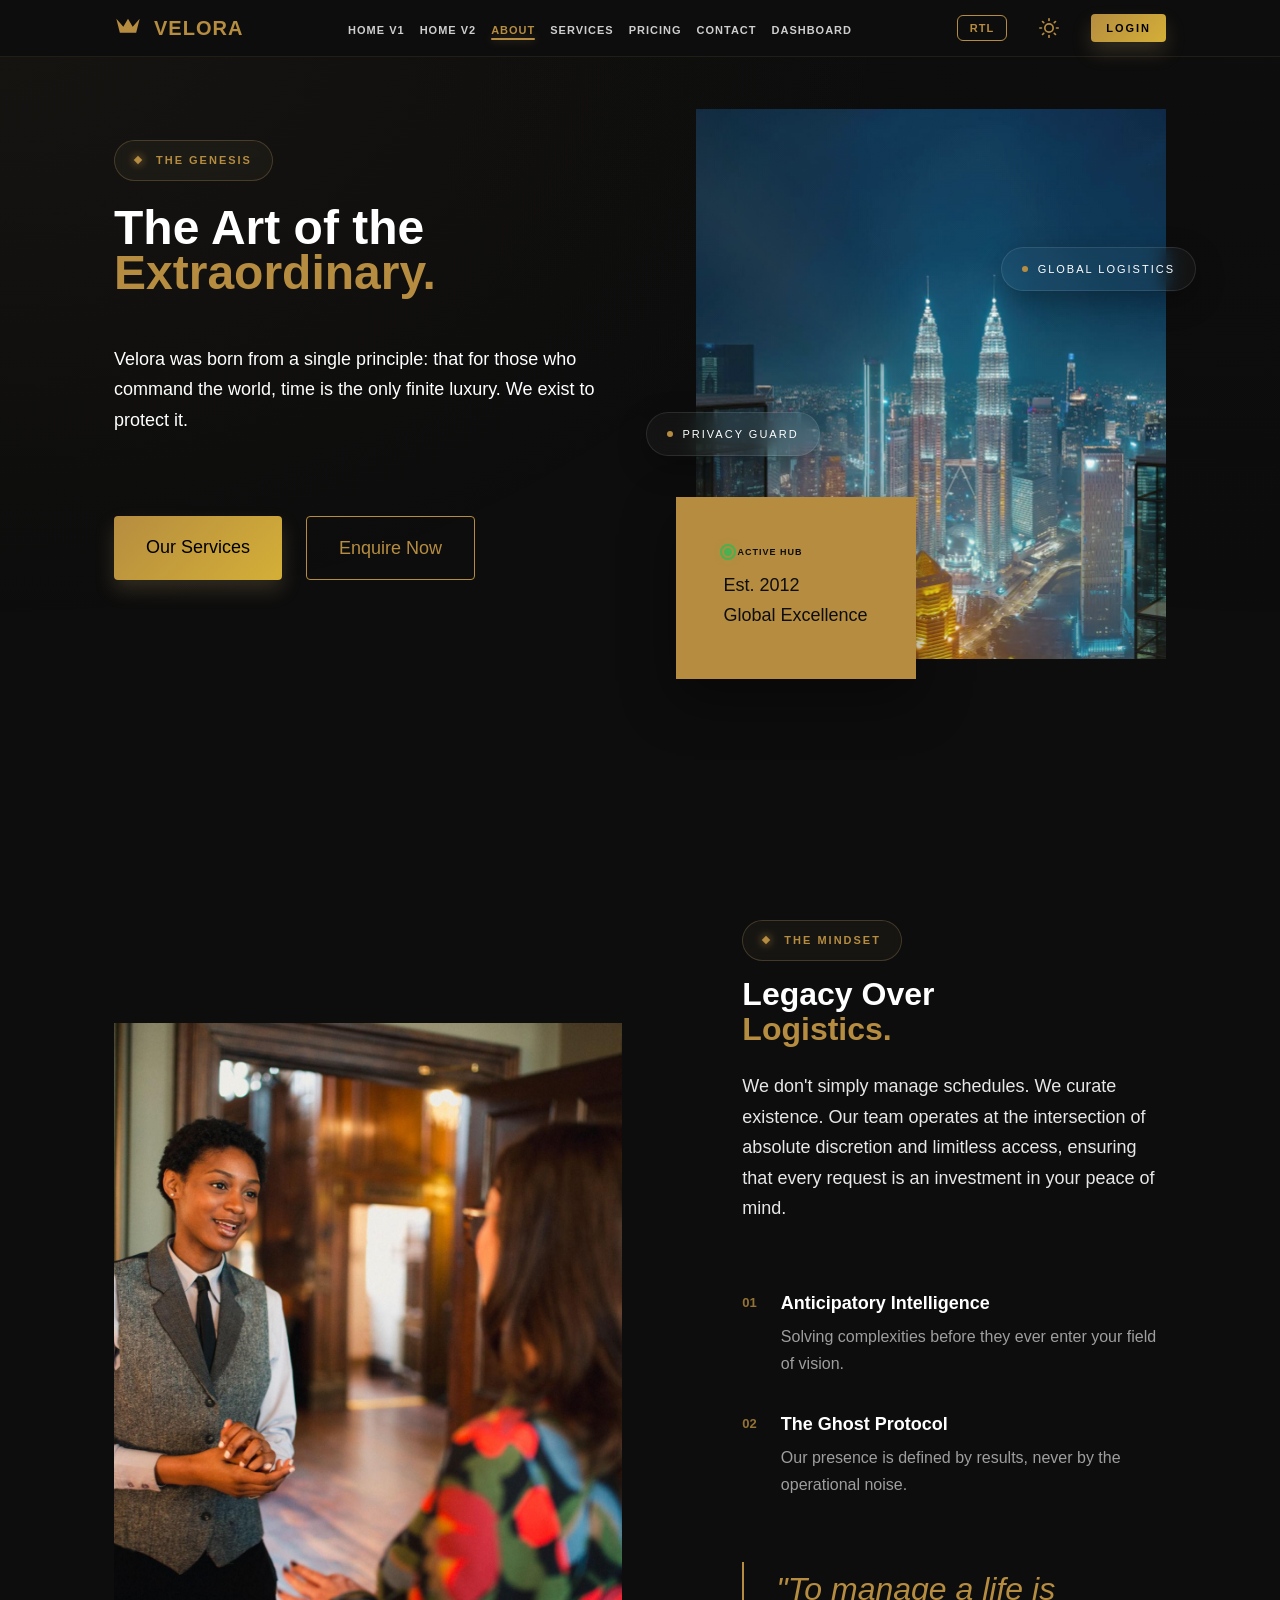
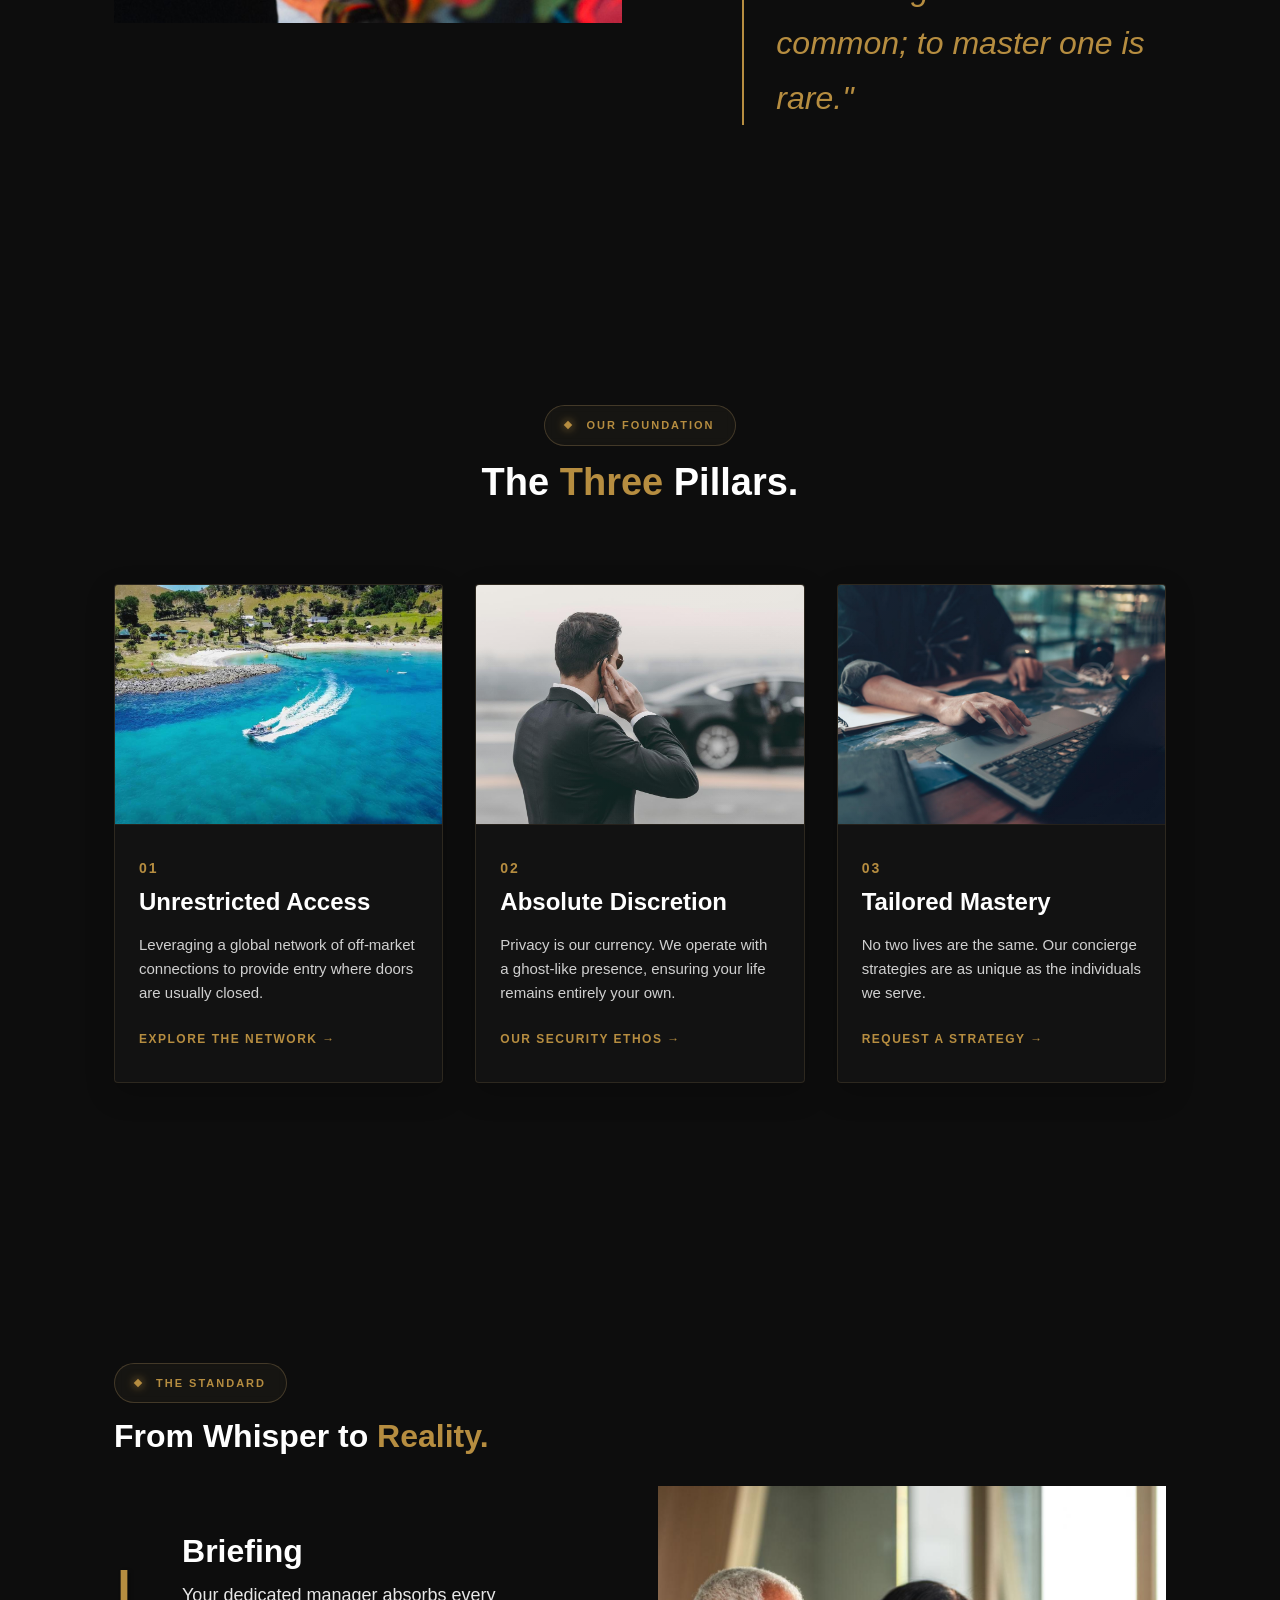
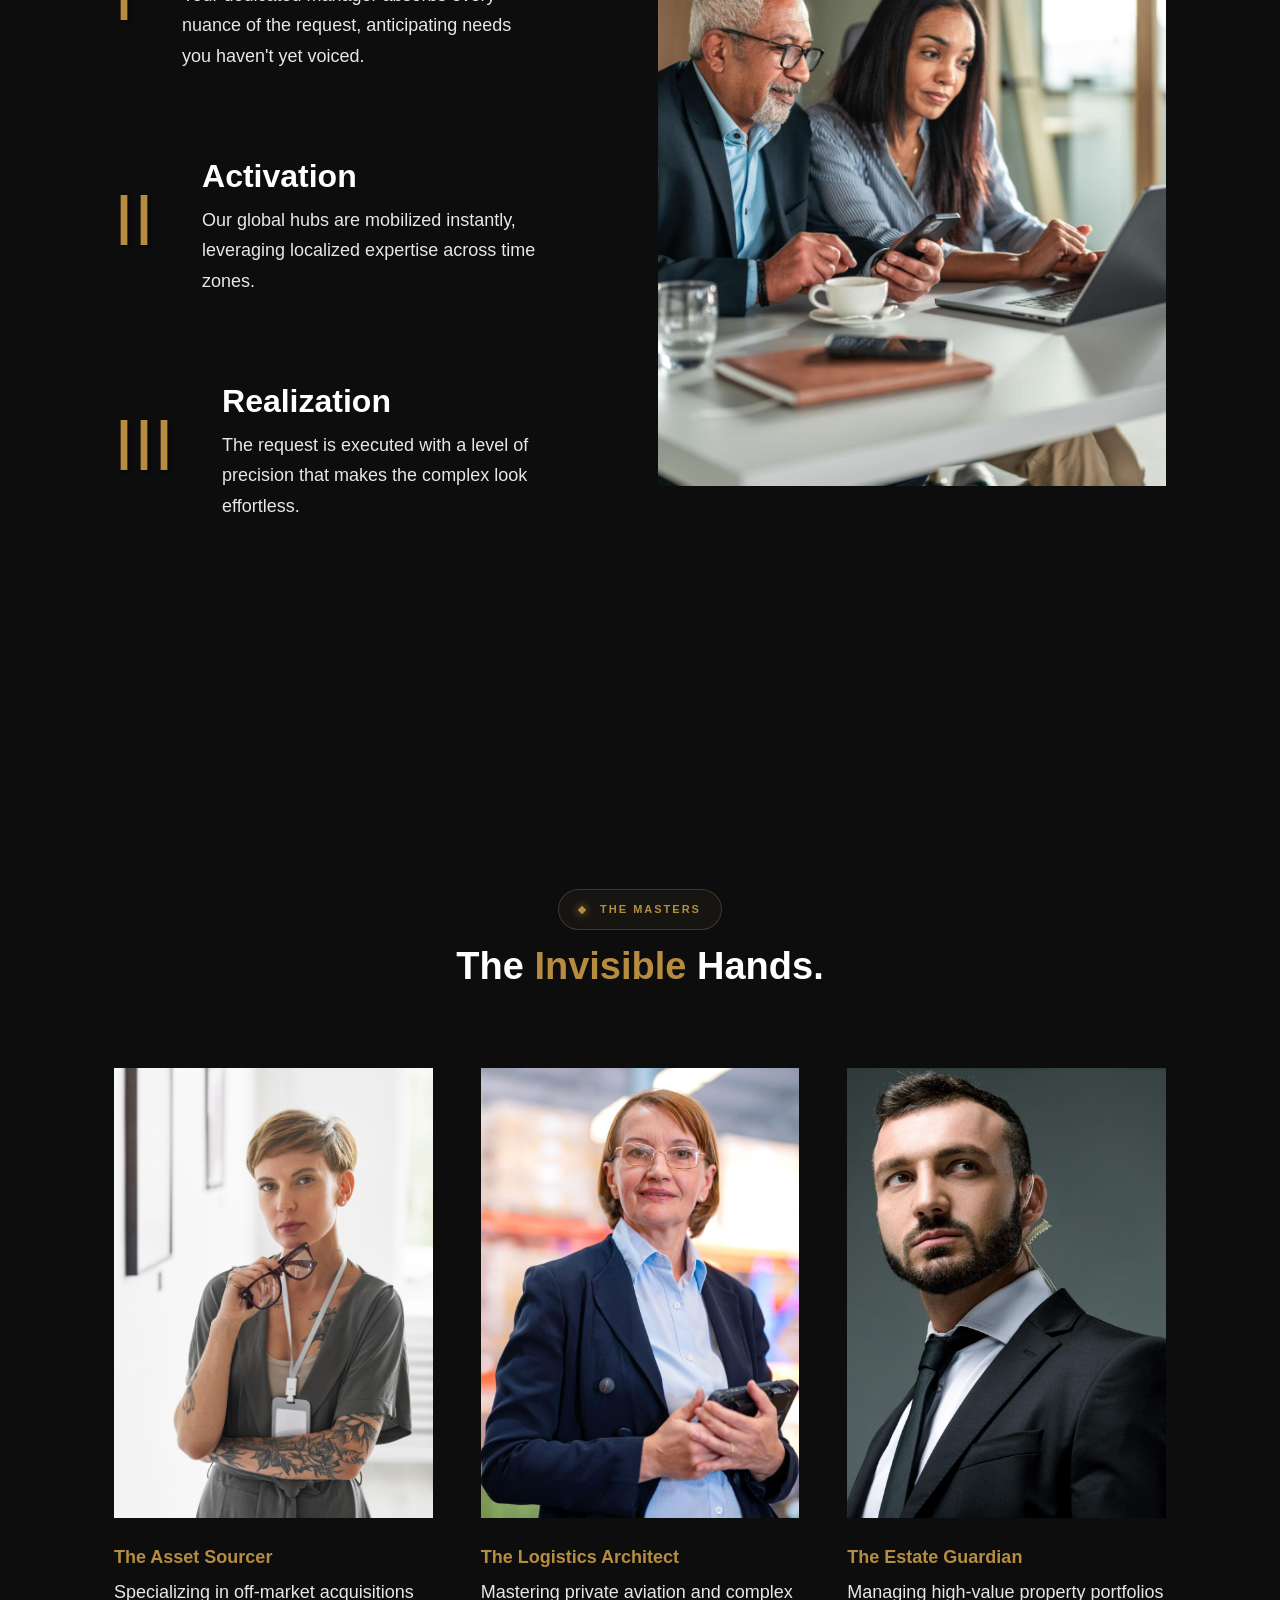
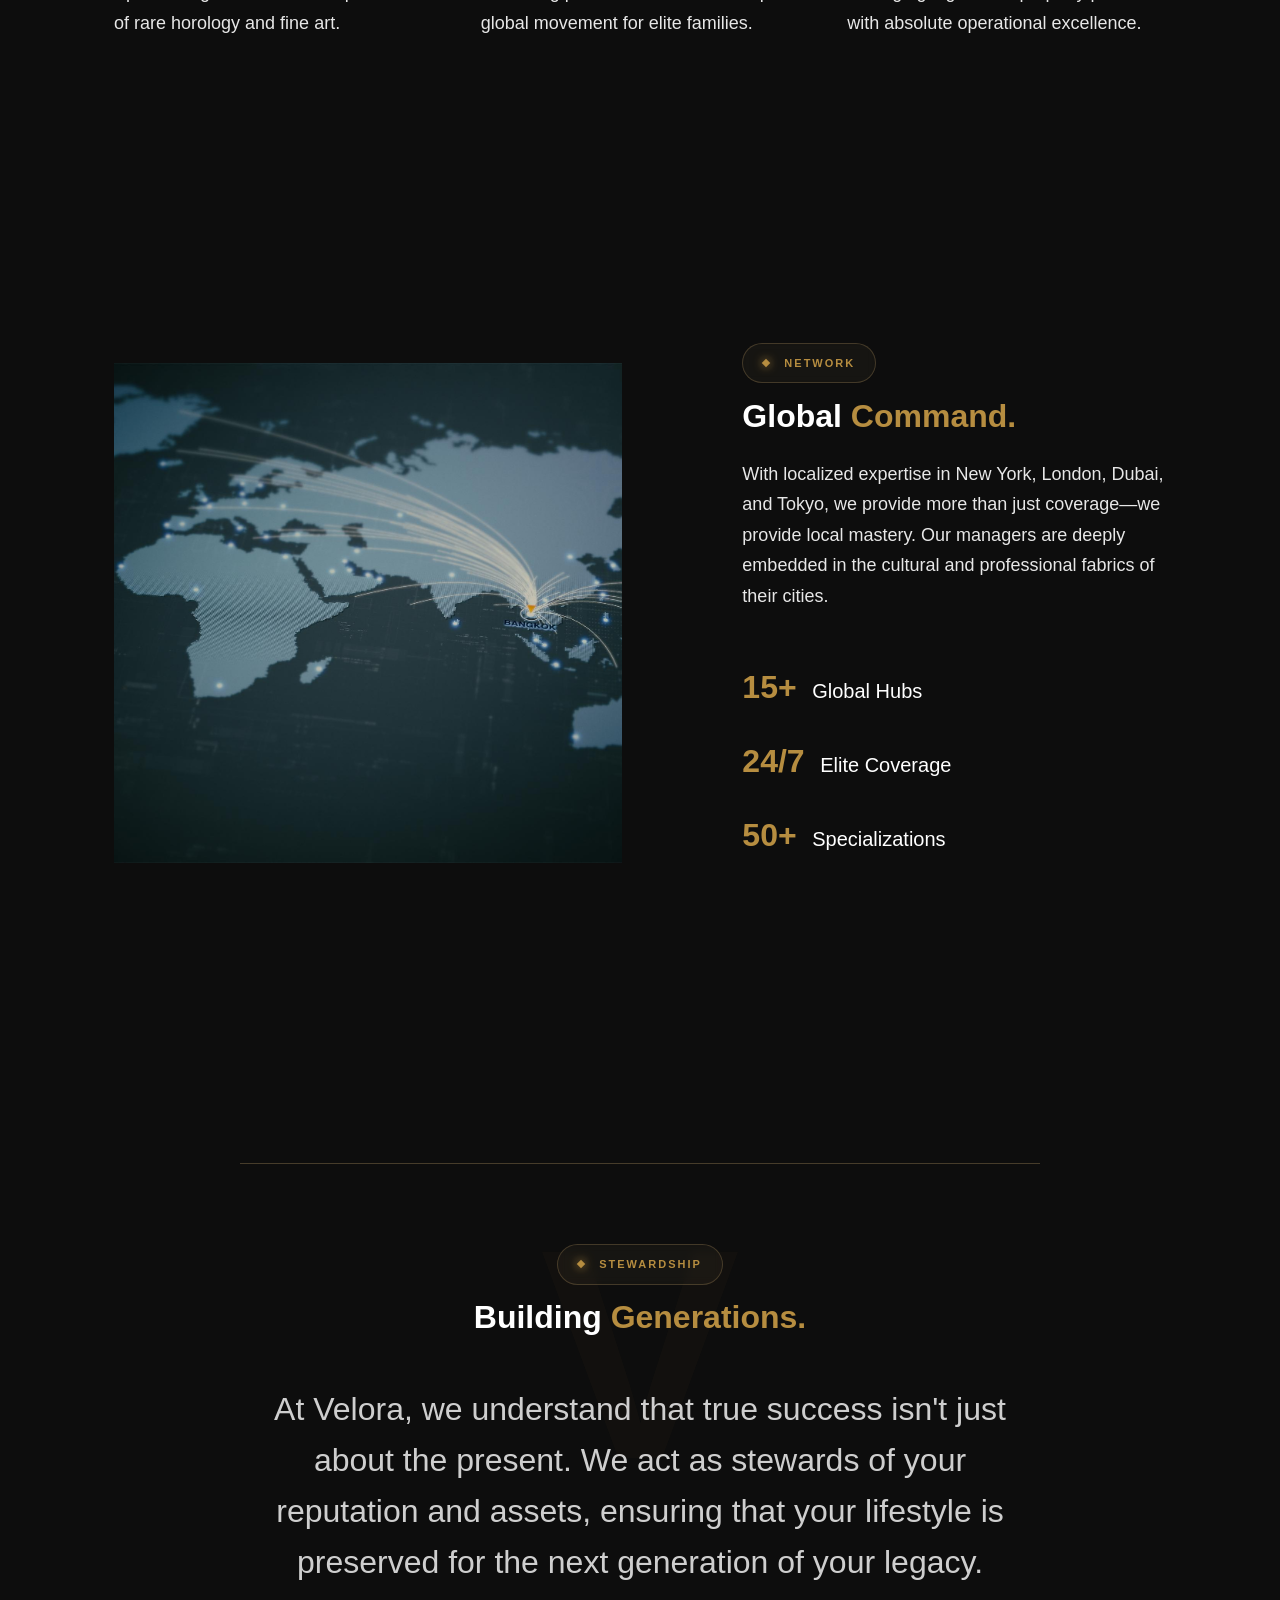
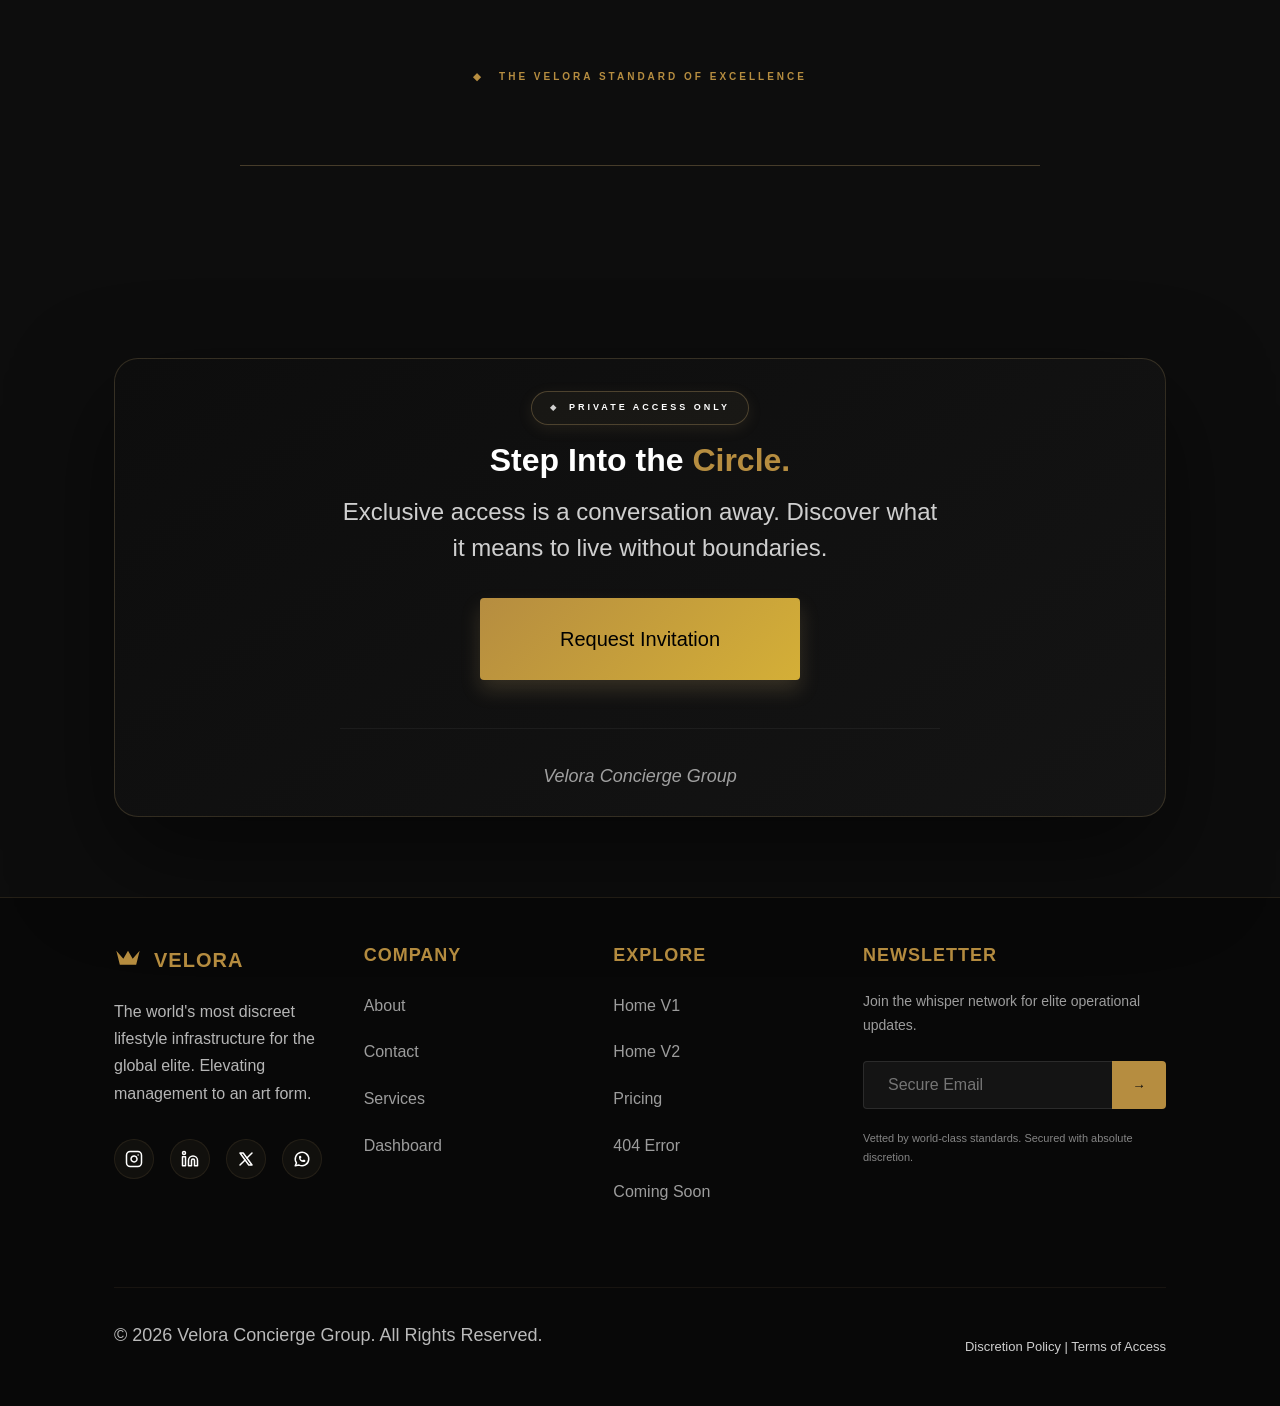
<file: pages/about.html>
<!DOCTYPE html>
<html lang="en">
<head>
    <meta charset="UTF-8">
    <meta name="viewport" content="width=device-width, initial-scale=1.0">
    <title>About Velora — The Art of Extraordinary</title>
    <meta name="description" content="Discover the genesis, philosophy, and global network behind Velora Concierge Group.">
    
    <!-- Fonts -->
    <link href="https://api.fontshare.com/v2/css?f[]=clash-display@200,400,700&f[]=satoshi@300,400,700&display=swap" rel="stylesheet">
    
    <!-- CSS -->
    <link rel="stylesheet" href="../assets/css/style.css">

    <!-- Favicon -->
    <link rel="icon" type="image/svg+xml" href="../favicon.svg">
</head>
<body class="dark-mode"> <!-- About page defaults to dark for authority -->
    
    <!-- Navigation Container -->
    <header id="main-header"></header>

    <main>
        <!-- Section 1: The Genesis (Live Split Hero) -->
        <section class="about-hero">
            <div class="container about-hero-grid">
                <div class="about-hero-content">
                    <div class="section-tag reveal-item" style="justify-content: flex-start; margin-bottom: var(--space-4);">
                        <span class="tag-diamond"></span>
                        The Genesis
                    </div>
                    <h1 class="about-hero-title reveal-text">The Art of the <br><span class="text-gold">Extraordinary.</span></h1>
                    <p class="about-hero-desc reveal-item" style="margin: 0; max-width: 100%;">Velora was born from a single principle: that for those who command the world, time is the only finite luxury. We exist to protect it.</p>
                    <div class="about-hero-actions reveal-item" style="margin-top: var(--space-8); display: flex; gap: var(--space-4);">
                        <a href="services.html" class="btn btn-primary">Our Services</a>
                        <a href="contact.html" class="btn btn-outline">Enquire Now</a>
                    </div>
                </div>
                <div class="about-hero-visual">
                    <div class="luxury-placeholder">
                        <img src="../assets/images/about/herosection-img.jpg" alt="Velora Genesis" style="width: 100%; height: 100%; object-fit: cover;">
                        <div class="visual-overlay"></div>
                        <div class="atmospheric-shimmer"></div>
                    </div>
                    
                    <!-- Live UI Nodes -->
                    <div class="about-node node-a">
                        <span class="node-dot"></span>
                        Global Logistics
                    </div>
                    <div class="about-node node-b">
                        <span class="node-dot"></span>
                        Privacy Guard
                    </div>

                    <div class="about-hero-badge">
                        <div class="badge-status">
                            <span class="pulse-dot"></span>
                            ACTIVE HUB
                        </div>
                        <span class="badge-year">Est. 2012</span>
                        <span class="badge-label">Global Excellence</span>
                    </div>
                </div>
            </div>
        </section>

        <!-- Section 2: Our Philosophy (Asymmetrical) -->
        <section class="about-philosophy section-padding">
            <div class="container philosophy-grid">
                <div class="philosophy-visual">
                    <div class="luxury-placeholder">
                        <img src="../assets/images/about/The Mindset.jpg" alt="The Mindset" style="width: 100%; height: 100%; object-fit: cover;">
                    </div>
                </div>
                <div class="philosophy-content">
                    <div class="section-tag">
                        <span class="tag-diamond"></span>
                        The Mindset
                    </div>
                    <h2>Legacy Over <br><span class="text-gold">Logistics.</span></h2>
                    <p>We don't simply manage schedules. We curate existence. Our team operates at the intersection of absolute discretion and limitless access, ensuring that every request is an investment in your peace of mind.</p>
                    
                    <div class="philosophy-axioms">
                        <div class="axiom">
                            <span class="axiom-num">01</span>
                            <div class="axiom-info">
                                <strong>Anticipatory Intelligence</strong>
                                <p>Solving complexities before they ever enter your field of vision.</p>
                            </div>
                        </div>
                        <div class="axiom">
                            <span class="axiom-num">02</span>
                            <div class="axiom-info">
                                <strong>The Ghost Protocol</strong>
                                <p>Our presence is defined by results, never by the operational noise.</p>
                            </div>
                        </div>
                    </div>

                    <div class="philosophy-quote">
                        "To manage a life is common; to master one is rare."
                    </div>
                </div>
            </div>
        </section>

        <!-- Section 3: The Three Pillars (Interactive Accordion) -->
        <section class="pillars-section section-padding">
            <div class="container">
                <div class="section-header text-center">
                    <div class="section-tag">
                        <span class="tag-diamond"></span>
                        Our Foundation
                    </div>
                    <h2>The <span class="text-gold">Three</span> Pillars.</h2>
                </div>
                
                <div class="pillars-grid">
                    <div class="pillar-card">
                        <div class="pillar-image">
                            <img src="../assets/images/about/Unrestricted Access.jpg" alt="Unrestricted Access">
                        </div>
                        <div class="pillar-content">
                            <span class="pillar-number">01</span>
                            <h3 class="pillar-title">Unrestricted Access</h3>
                            <p class="pillar-description">Leveraging a global network of off-market connections to provide entry where doors are usually closed.</p>
                            <a href="services.html" class="pillar-link">Explore the Network →</a>
                        </div>
                    </div>
                    <div class="pillar-card">
                        <div class="pillar-image">
                            <img src="../assets/images/about/Absolute Discretion.jpg" alt="Absolute Discretion">
                        </div>
                        <div class="pillar-content">
                            <span class="pillar-number">02</span>
                            <h3 class="pillar-title">Absolute Discretion</h3>
                            <p class="pillar-description">Privacy is our currency. We operate with a ghost-like presence, ensuring your life remains entirely your own.</p>
                            <a href="services.html" class="pillar-link">Our Security Ethos →</a>
                        </div>
                    </div>
                    <div class="pillar-card">
                        <div class="pillar-image">
                            <img src="../assets/images/about/Tailored Mastery.jpg" alt="Tailored Mastery">
                        </div>
                        <div class="pillar-content">
                            <span class="pillar-number">03</span>
                            <h3 class="pillar-title">Tailored Mastery</h3>
                            <p class="pillar-description">No two lives are the same. Our concierge strategies are as unique as the individuals we serve.</p>
                            <a href="services.html" class="pillar-link">Request a Strategy →</a>
                        </div>
                    </div>
                </div>
            </div>
        </section>

        <!-- Section 4: Operational Mastery (Interactive Process) -->
        <section class="process-section section-padding">
            <div class="container">
                <div class="process-grid">
                    <div class="process-content">
                        <div class="section-tag">
                            <span class="tag-diamond"></span>
                            The Standard
                        </div>
                        <h2>From Whisper to <span class="text-gold">Reality.</span></h2>
                        <div class="process-steps">
                            <div class="step">
                                <div class="step-num">I</div>
                                <div class="step-text">
                                    <h4>Briefing</h4>
                                    <p>Your dedicated manager absorbs every nuance of the request, anticipating needs you haven't yet voiced.</p>
                                </div>
                            </div>
                            <div class="step">
                                <div class="step-num">II</div>
                                <div class="step-text">
                                    <h4>Activation</h4>
                                    <p>Our global hubs are mobilized instantly, leveraging localized expertise across time zones.</p>
                                </div>
                            </div>
                            <div class="step">
                                <div class="step-num">III</div>
                                <div class="step-text">
                                    <h4>Realization</h4>
                                    <p>The request is executed with a level of precision that makes the complex look effortless.</p>
                                </div>
                            </div>
                        </div>
                    </div>
                    <div class="process-visual">
                        <div class="luxury-placeholder">
                            <img src="../assets/images/about/The Standard.jpg" alt="The Standard" style="width: 100%; height: 100%; object-fit: cover;">
                        </div>
                    </div>
                </div>
            </div>
        </section>

        <!-- Section 5: The Invisible Hands (Team Gallery) -->
        <section class="team-section section-padding">
            <div class="container">
                <div class="section-header">
                    <div class="section-tag">
                        <span class="tag-diamond"></span>
                        The Masters
                    </div>
                    <h2>The <span class="text-gold">Invisible</span> Hands.</h2>
                </div>
                <div class="team-grid">
                    <div class="team-card">
                        <div class="luxury-placeholder">
                            <img src="../assets/images/about/The Asset Sourcer.jpg" alt="The Asset Sourcer" style="width: 100%; height: 100%; object-fit: cover;">
                        </div>
                        <div class="team-info">
                            <span class="team-role">The Asset Sourcer</span>
                            <p>Specializing in off-market acquisitions of rare horology and fine art.</p>
                        </div>
                    </div>
                    <div class="team-card">
                        <div class="luxury-placeholder">
                            <img src="../assets/images/about/The Logistics Architect.jpg" alt="The Logistics Architect" style="width: 100%; height: 100%; object-fit: cover;">
                        </div>
                        <div class="team-info">
                            <span class="team-role">The Logistics Architect</span>
                            <p>Mastering private aviation and complex global movement for elite families.</p>
                        </div>
                    </div>
                    <div class="team-card">
                        <div class="luxury-placeholder">
                            <img src="../assets/images/about/The Estate Guardian.jpg" alt="The Estate Guardian" style="width: 100%; height: 100%; object-fit: cover;">
                        </div>
                        <div class="team-info">
                            <span class="team-role">The Estate Guardian</span>
                            <p>Managing high-value property portfolios with absolute operational excellence.</p>
                        </div>
                    </div>
                </div>
            </div>
        </section>

        <!-- Section 6: Global Command (Operational Reach) -->
        <section class="reach-section section-padding">
            <div class="container">
                <div class="reach-grid">
                    <div class="reach-visual">
                        <div class="luxury-placeholder">
                            <img src="../assets/images/about/Global Command..jpg" alt="Global Command" style="width: 100%; height: 100%; object-fit: cover;">
                        </div>
                    </div>
                    <div class="reach-content">
                        <div class="section-tag">
                            <span class="tag-diamond"></span>
                            Network
                        </div>
                        <h2>Global <span class="text-gold">Command.</span></h2>
                        <p>With localized expertise in New York, London, Dubai, and Tokyo, we provide more than just coverage—we provide local mastery. Our managers are deeply embedded in the cultural and professional fabrics of their cities.</p>
                        <ul class="reach-stats">
                            <li><span>15+</span> Global Hubs</li>
                            <li><span>24/7</span> Elite Coverage</li>
                            <li><span>50+</span> Specializations</li>
                        </ul>
                    </div>
                </div>
            </div>
        </section>

        <!-- Section 7: Legacy & Stewardship (Cinematic Manifesto) -->
        <section class="legacy-section section-padding">
            <div class="container legacy-manifesto-centered">
                <div class="hero-watermark" style="opacity: 0.03; font-size: 300px; position: absolute; top: 50%; left: 50%; transform: translate(-50%, -50%); z-index: -1;">V</div>
                <div class="manifesto-frame">
                    <div class="section-tag">
                        <span class="tag-diamond"></span>
                        Stewardship
                    </div>
                    <h2 class="manifesto-title">Building <span class="text-gold">Generations.</span></h2>
                    <p class="manifesto-text">At Velora, we understand that true success isn't just about the present. We act as stewards of your reputation and assets, ensuring that your lifestyle is preserved for the next generation of your legacy.</p>
                    <div class="legacy-seal">
                        <span class="diamond-icon">◆</span>
                        <span>The Velora Standard of Excellence</span>
                    </div>
                </div>
            </div>
        </section>

        <!-- Section 8: The Final Enquiry (The Invitation) -->
        <section class="about-cta section-padding">
            <div class="container">
                <div class="invitation-card">
                    <div class="invitation-badge">Private Access Only</div>
                    <div class="invitation-content text-center">
                        <h2 class="invitation-title">Step Into the <span class="text-gold">Circle.</span></h2>
                        <p class="invitation-desc">Exclusive access is a conversation away. Discover what it means to live without boundaries.</p>
                        <a href="contact.html" class="btn btn-primary btn-lg">Request Invitation</a>
                        <div class="invitation-footer">
                            <div class="invitation-sig">Velora Concierge Group</div>
                        </div>
                    </div>
                </div>
            </div>
        </section>
    </main>

    <!-- Footer Container -->
    <footer id="main-footer"></footer>

    <!-- Scripts -->
    <script src="../assets/js/main.js"></script>
</body>
</html>
</file>
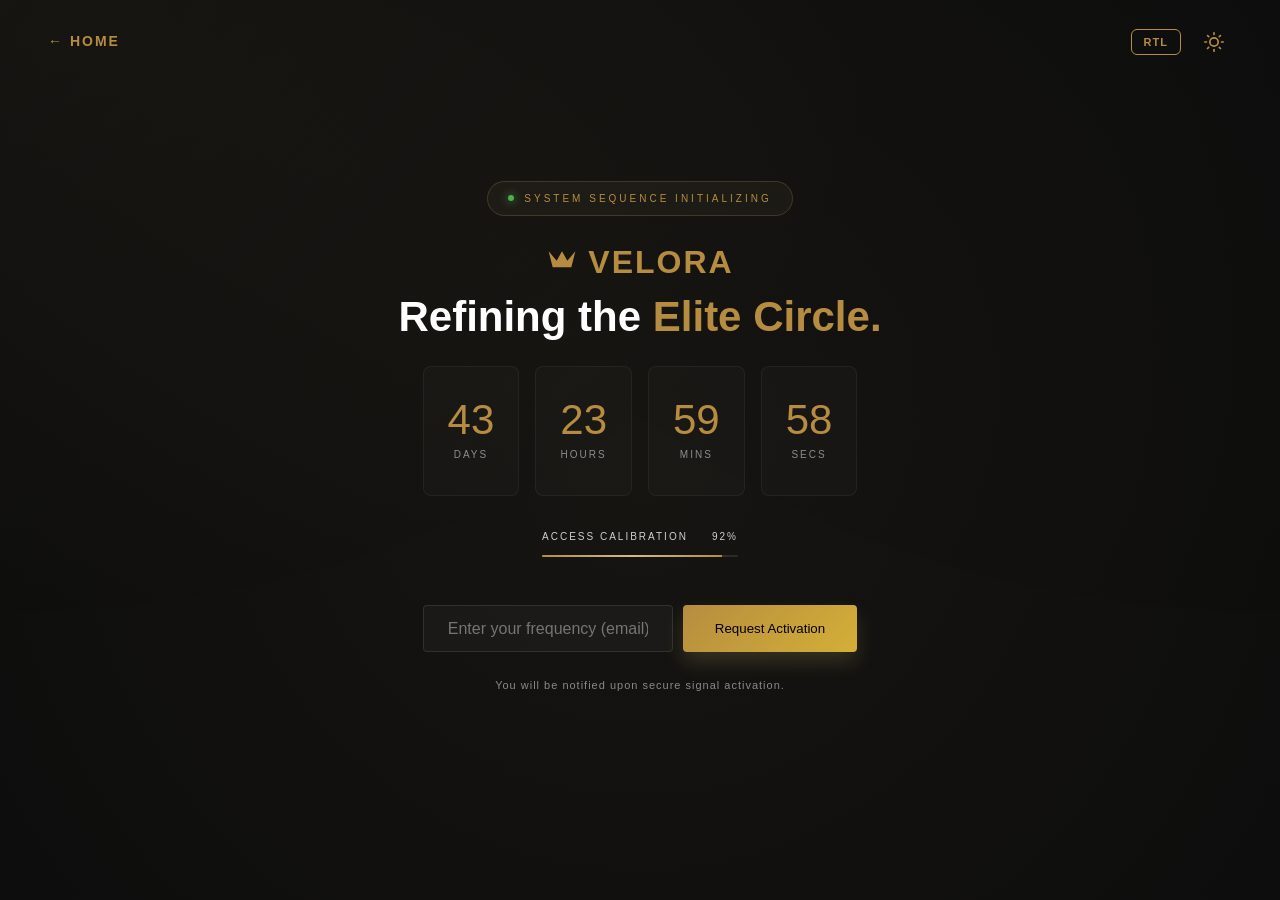
<file: pages/coming-soon.html>
<!DOCTYPE html>
<html lang="en">
<head>
    <meta charset="UTF-8">
    <meta name="viewport" content="width=device-width, initial-scale=1.0">
    <title>Coming Soon | Velora - System Activation</title>
    <link rel="icon" type="image/svg+xml" href="../favicon.svg">
    <link rel="stylesheet" href="../assets/css/style.css">
    <link href="https://api.fontshare.com/v2/css?f[]=clash-display@200,300,400,500,600,700&f[]=satoshi@300,400,500,600,700,900&display=swap" rel="stylesheet">
</head>
<body class="dark-mode coming-soon-page">
    
    <!-- Minimalist Nav -->
    <nav class="coming-soon-nav">
        <a href="../index.html" class="back-link">← Home</a>
        <div class="nav-controls" style="display: flex; gap: 15px; align-items: center;">
            <button id="rtl-toggle" class="btn-rtl" aria-label="Toggle RTL">RTL</button>
            <button id="theme-toggle" class="btn-theme" aria-label="Toggle Theme">
                <svg class="sun" width="20" height="20" viewBox="0 0 24 24" fill="none" stroke="currentColor" stroke-width="2" stroke-linecap="round" stroke-linejoin="round"><circle cx="12" cy="12" r="5"></circle><line x1="12" y1="1" x2="12" y2="3"></line><line x1="12" y1="21" x2="12" y2="23"></line><line x1="4.22" y1="4.22" x2="5.64" y2="5.64"></line><line x1="18.36" y1="18.36" x2="19.78" y2="19.78"></line><line x1="1" y1="12" x2="3" y2="12"></line><line x1="21" y1="12" x2="23" y2="12"></line><line x1="4.22" y1="19.78" x2="5.64" y2="18.36"></line><line x1="18.36" y1="5.64" x2="19.78" y2="4.22"></line></svg>
            </button>
        </div>
    </nav>

    <main class="terminal-container">
        <div class="terminal-content text-center">
            
            <div class="status-badge reveal-item">
                <span class="status-dot"></span>
                SYSTEM SEQUENCE INITIALIZING
            </div>

            <a href="../index.html" class="logo brand-logo reveal-item" style="margin-bottom: var(--space-2); margin-left: auto; margin-right: auto; text-decoration: none; display: flex; align-items: center; justify-content: center; gap: 10px;">
                <svg class="logo-icon-svg" viewBox="0 0 24 24" fill="currentColor" style="width: 32px; height: 32px;"><path d="m2 4 3 12h14l3-12-6 7-4-7-4 7-6-7z"></path></svg>
                <span class="logo-text">VELORA</span>
            </a>

            <h1 class="terminal-title reveal-text">Refining the <span class="text-gold">Elite Circle.</span></h1>
            
            <!-- Countdown Section -->
            <div class="countdown-grid reveal-item">
                <div class="countdown-card">
                    <span id="days" class="digit">00</span>
                    <span class="label">Days</span>
                </div>
                <div class="countdown-card">
                    <span id="hours" class="digit">00</span>
                    <span class="label">Hours</span>
                </div>
                <div class="countdown-card">
                    <span id="mins" class="digit">00</span>
                    <span class="label">Mins</span>
                </div>
                <div class="countdown-card">
                    <span id="secs" class="digit">00</span>
                    <span class="label">Secs</span>
                </div>
            </div>

            <!-- Calibration Bar -->
            <div class="calibration-section reveal-item">
                <div class="calibration-header">
                    <span class="calibration-label">ACCESS CALIBRATION</span>
                    <span class="calibration-percent">92%</span>
                </div>
                <div class="calibration-track">
                    <div class="calibration-fill" style="width: 92%;"></div>
                </div>
            </div>

            <!-- Waitlist Portal -->
            <div class="waitlist-portal reveal-item">
                <form class="waitlist-form">
                    <input type="email" placeholder="Enter your frequency (email)" required class="waitlist-input">
                    <button type="submit" class="btn btn-primary">Request Activation</button>
                </form>
                <p class="waitlist-note">You will be notified upon secure signal activation.</p>
            </div>

        </div>
    </main>

    <script>
        // RTL Toggle Logic
        const rtlToggle = document.getElementById('rtl-toggle');
        const body = document.body;

        function updateRTLText() {
            if (rtlToggle) {
                rtlToggle.innerText = document.documentElement.dir === 'rtl' ? 'LTR' : 'RTL';
            }
        }

        const savedRTL = localStorage.getItem('rtl') === 'true';
        if (savedRTL) {
            document.documentElement.setAttribute('dir', 'rtl');
            body.classList.add('rtl');
            updateRTLText();
        }

        if (rtlToggle) {
            rtlToggle.addEventListener('click', () => {
                if (document.documentElement.dir === 'rtl') {
                    document.documentElement.removeAttribute('dir');
                    body.classList.remove('rtl');
                    localStorage.setItem('rtl', 'false');
                } else {
                    document.documentElement.setAttribute('dir', 'rtl');
                    body.classList.add('rtl');
                    localStorage.setItem('rtl', 'true');
                }
                updateRTLText();
            });
        }

        // Theme Toggle Logic
        const themeToggle = document.getElementById('theme-toggle');
        const sunIcon = `<svg class="sun" width="20" height="20" viewBox="0 0 24 24" fill="none" stroke="currentColor" stroke-width="2" stroke-linecap="round" stroke-linejoin="round"><circle cx="12" cy="12" r="5"></circle><line x1="12" y1="1" x2="12" y2="3"></line><line x1="12" y1="21" x2="12" y2="23"></line><line x1="4.22" y1="4.22" x2="5.64" y2="5.64"></line><line x1="18.36" y1="18.36" x2="19.78" y2="19.78"></line><line x1="1" y1="12" x2="3" y2="12"></line><line x1="21" y1="12" x2="23" y2="12"></line><line x1="4.22" y1="19.78" x2="5.64" y2="18.36"></line><line x1="18.36" y1="5.64" x2="19.78" y2="4.22"></line></svg>`;
        const moonIcon = `<svg class="moon" width="20" height="20" viewBox="0 0 24 24" fill="none" stroke="currentColor" stroke-width="2" stroke-linecap="round" stroke-linejoin="round"><path d="M21 12.79A9 9 0 1 1 11.21 3 7 7 0 0 0 21 12.79z"></path></svg>`;

        function updateThemeIcon() {
            if (themeToggle) {
                themeToggle.innerHTML = body.classList.contains('dark-mode') ? sunIcon : moonIcon;
            }
        }

        const savedTheme = localStorage.getItem('theme') || 'dark-mode';
        body.classList.remove('dark-mode', 'light-mode');
        body.classList.add(savedTheme);
        updateThemeIcon();

        if (themeToggle) {
            themeToggle.addEventListener('click', () => {
                if (body.classList.contains('dark-mode')) {
                    body.classList.replace('dark-mode', 'light-mode');
                    localStorage.setItem('theme', 'light-mode');
                } else {
                    body.classList.replace('light-mode', 'dark-mode');
                    localStorage.setItem('theme', 'dark-mode');
                }
                updateThemeIcon();
            });
        }

        // Simple Countdown Logic for Coming Soon
        function updateCountdown() {
            const targetDate = new Date();
            targetDate.setDate(targetDate.getDate() + 44); // 44 Days from now

            function refresh() {
                const now = new Date().getTime();
                const diff = targetDate - now;

                if (diff < 0) return;

                const d = Math.floor(diff / (1000 * 60 * 60 * 24));
                const h = Math.floor((diff % (1000 * 60 * 60 * 24)) / (1000 * 60 * 60));
                const m = Math.floor((diff % (1000 * 60 * 60)) / (1000 * 60));
                const s = Math.floor((diff % (1000 * 60)) / 1000);

                const daysEl = document.getElementById('days');
                const hoursEl = document.getElementById('hours');
                const minsEl = document.getElementById('mins');
                const secsEl = document.getElementById('secs');

                if (daysEl) daysEl.innerText = d.toString().padStart(2, '0');
                if (hoursEl) hoursEl.innerText = h.toString().padStart(2, '0');
                if (minsEl) minsEl.innerText = m.toString().padStart(2, '0');
                if (secsEl) secsEl.innerText = s.toString().padStart(2, '0');
            }
            
            refresh();
            setInterval(refresh, 1000);
        }
        updateCountdown();
    </script>
</body>
</html>
</file>
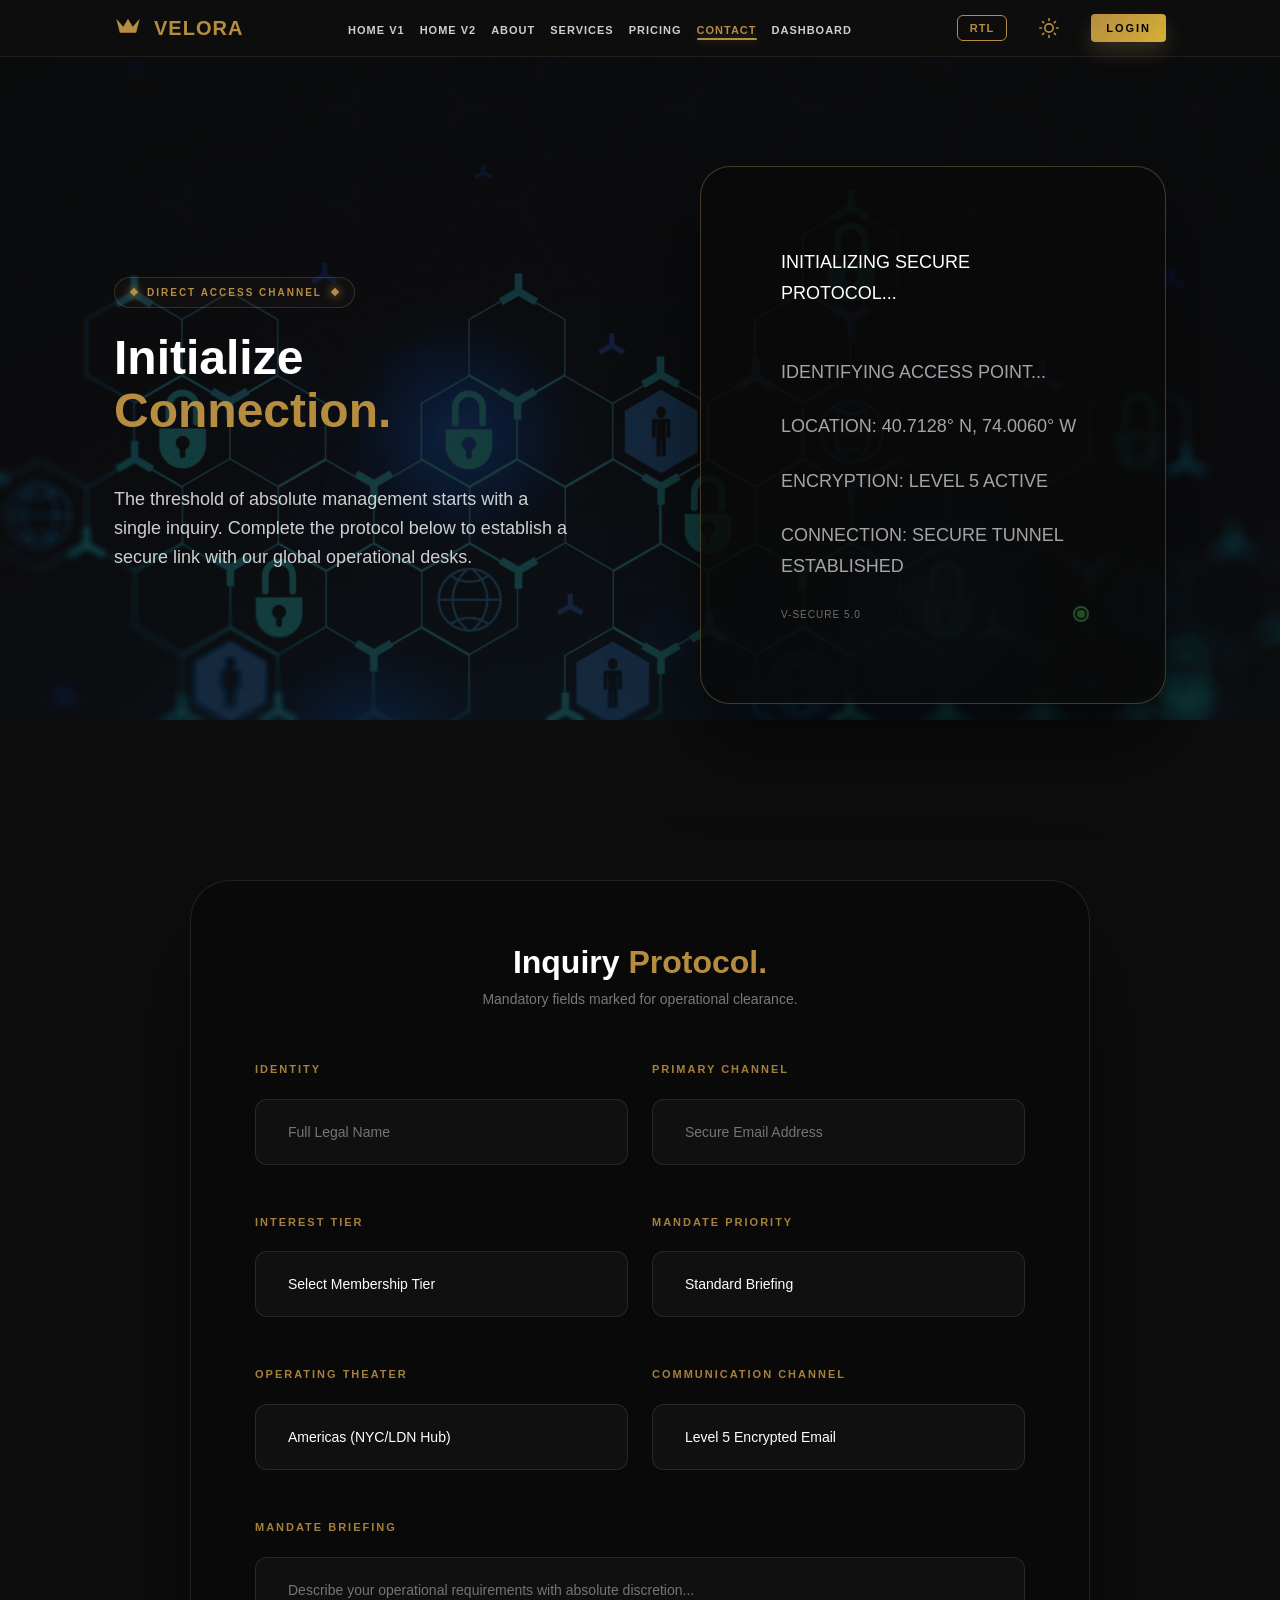
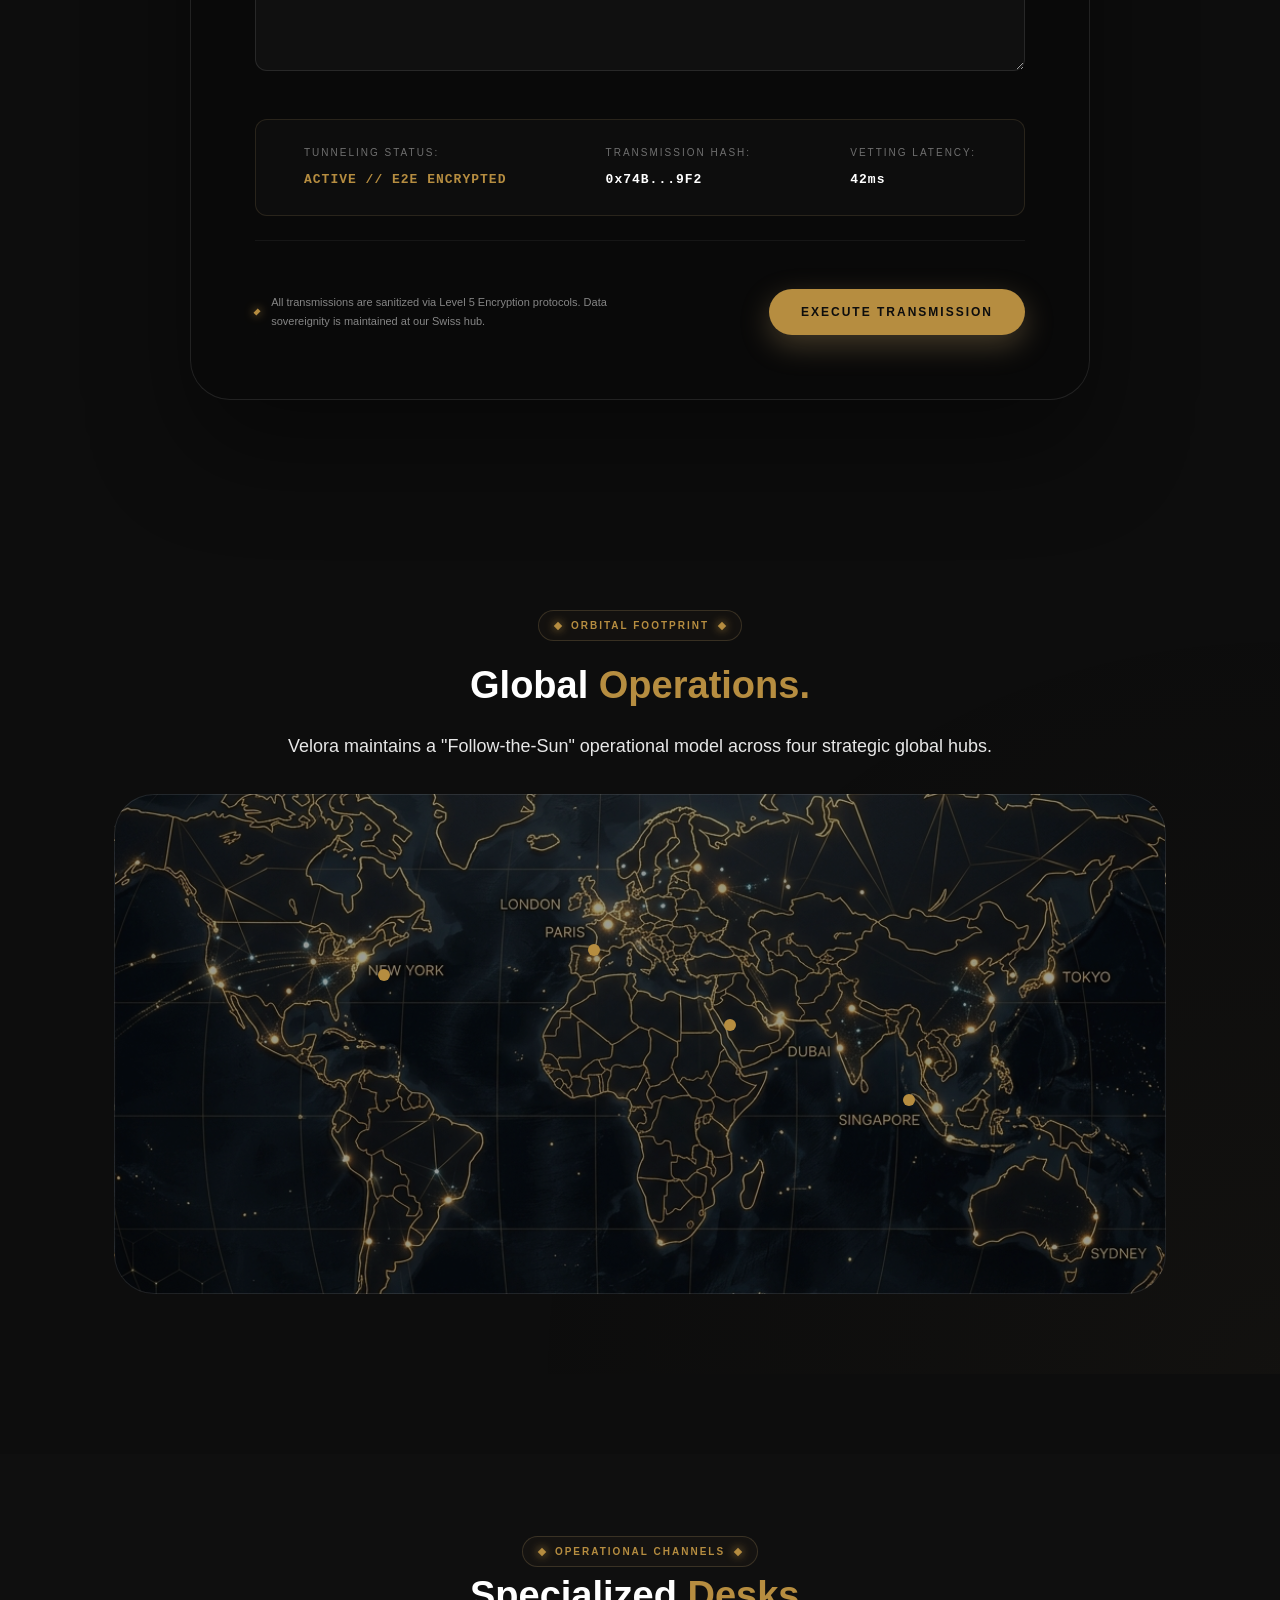
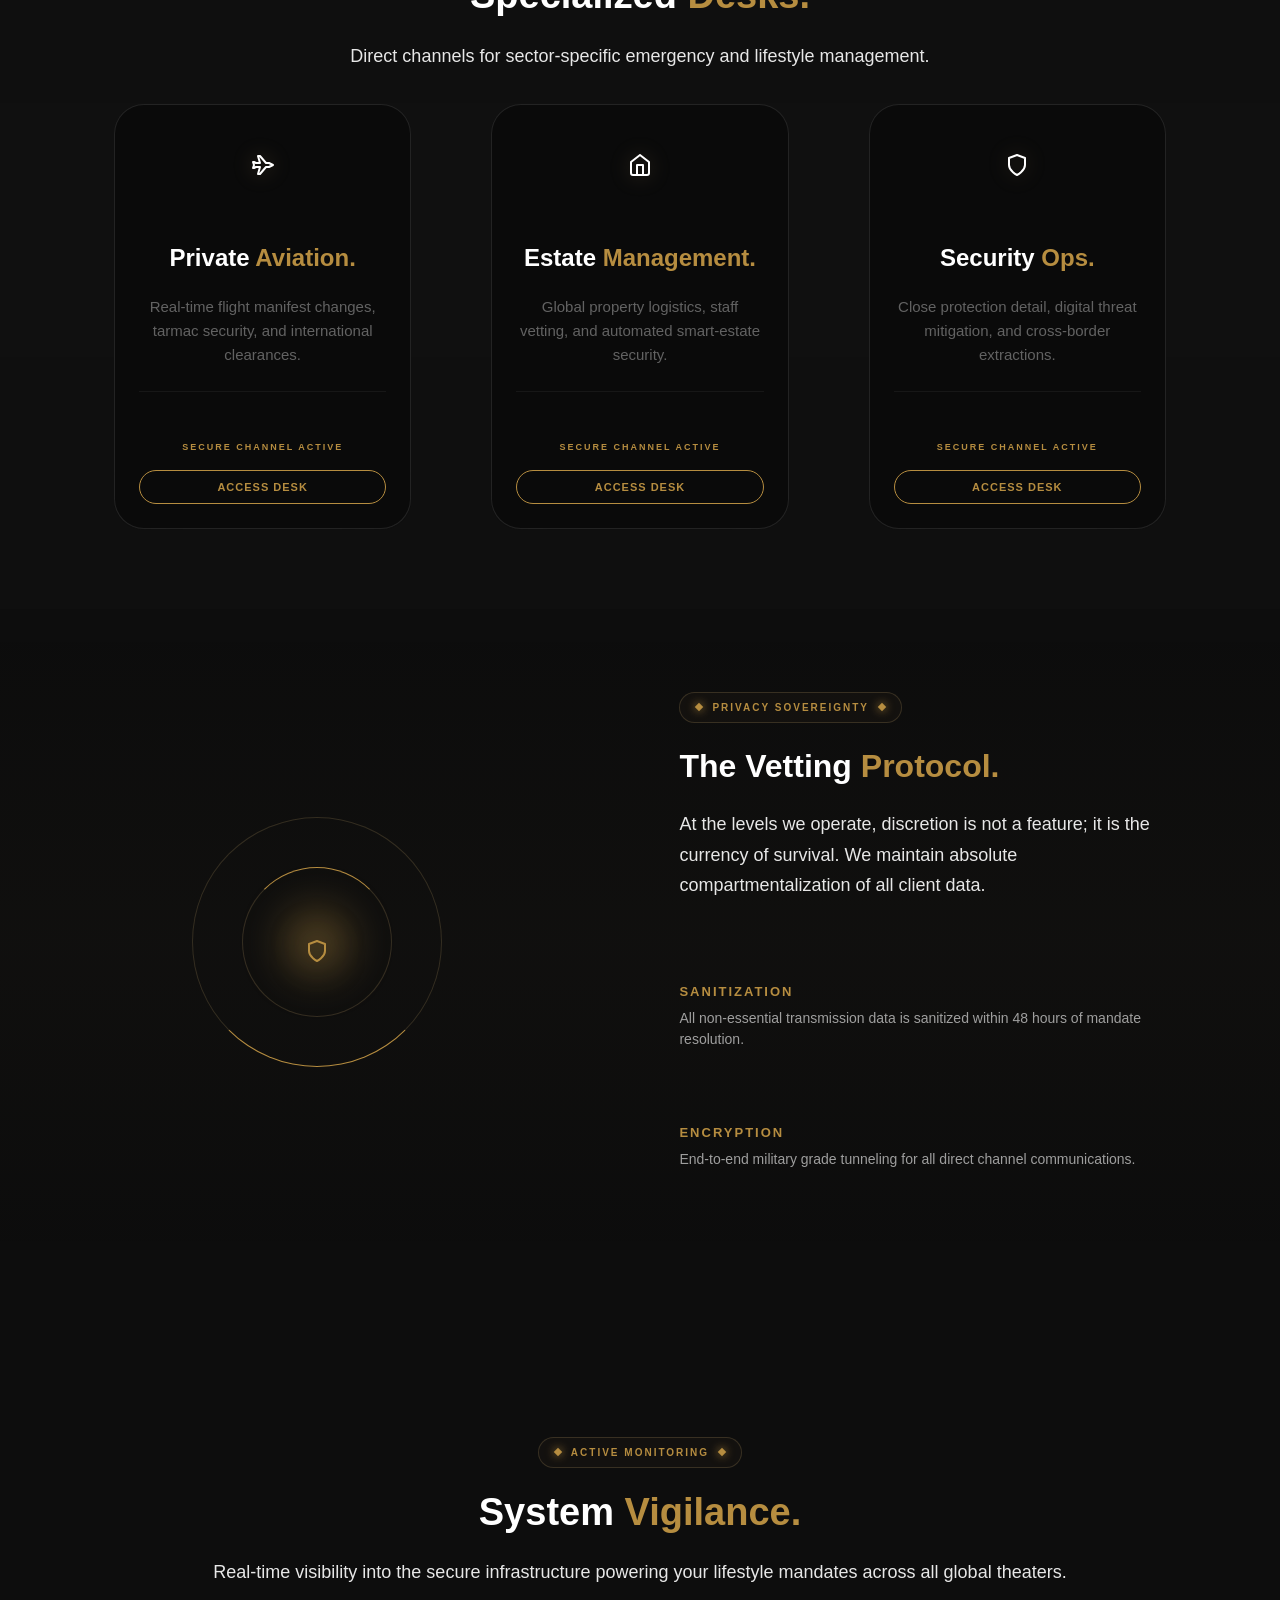
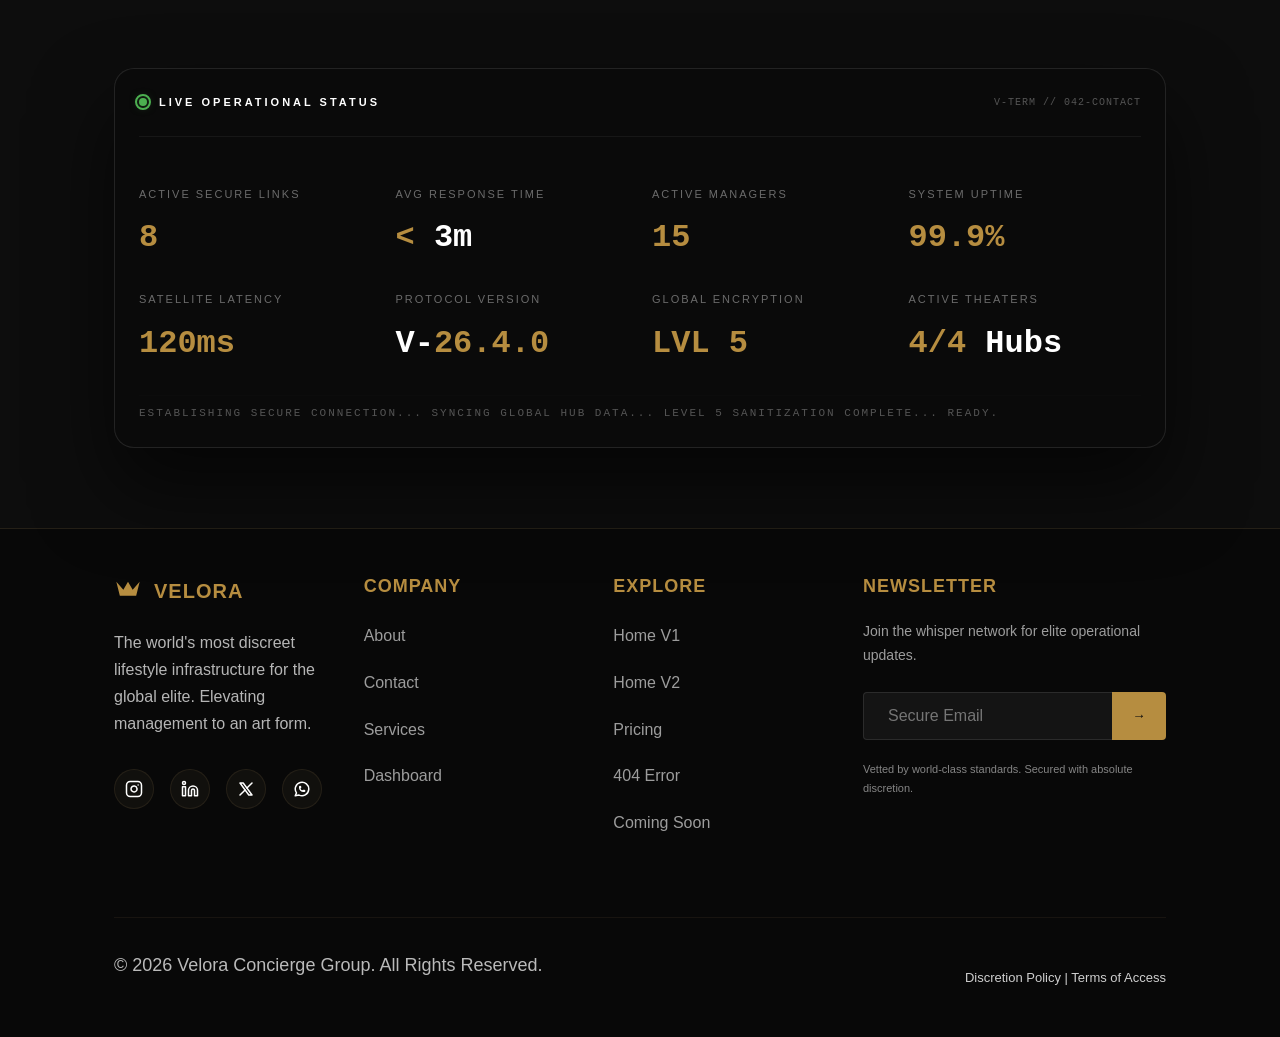
<file: pages/contact.html>
<!DOCTYPE html>
<html lang="en">
<head>
    <meta charset="UTF-8">
    <meta name="viewport" content="width=device-width, initial-scale=1.0">
    <title>Initialize Connection — Velora</title>
    <!-- Fonts -->
    <link href="https://api.fontshare.com/v2/css?f[]=clash-display@200,400,700&f[]=satoshi@900,700,500,300,400&display=swap" rel="stylesheet">
    <!-- Styles -->
    <link rel="stylesheet" href="../assets/css/style.css">
    <!-- Favicon -->
    <link rel="icon" type="image/svg+xml" href="../favicon.svg">
</head>
<body class="dark-mode">
    <!-- Global Navigation -->
    <header id="main-header"></header>

    <main>
        <!-- Section 1: The Gateway (Hero) -->
        <section class="contact-hero" style="background-image: linear-gradient(rgba(13, 13, 13, 0.8), rgba(13, 13, 13, 0.8)), url('../assets/images/contact/herosection-img.jpg'); background-size: cover; background-position: center;">
            <div class="container contact-hero-grid">
                <div class="contact-hero-content reveal-text" style="color: #FFFFFF;">
                    <div class="hero-tag">
                        <span class="tag-diamond"></span>
                        <span class="tag-text">Direct Access Channel</span>
                        <span class="tag-diamond"></span>
                    </div>
                    <h1 style="color: #FFFFFF;">Initialize <br><span class="text-gold">Connection.</span></h1>
                    <p style="color: #FFFFFF; opacity: 0.8;">
                        The threshold of absolute management starts with a single inquiry. 
                        Complete the protocol below to establish a secure link with our global operational desks.
                    </p>
                </div>
                
                <div class="contact-hero-visual reveal-item">
                    <div class="identity-portal-widget">
                        <div class="portal-header">
                            <span class="status-indicator"></span>
                            <span class="portal-label">INITIALIZING SECURE PROTOCOL...</span>
                        </div>
                        <div class="portal-scanner">
                            <div class="scanner-line"></div>
                        </div>
                        <div class="portal-data">
                            <p>IDENTIFYING ACCESS POINT...</p>
                            <p>LOCATION: 40.7128° N, 74.0060° W</p>
                            <p>ENCRYPTION: LEVEL 5 ACTIVE</p>
                            <p>CONNECTION: SECURE TUNNEL ESTABLISHED</p>
                        </div>
                        <div class="portal-footer">
                            <span>V-SECURE 5.0</span>
                            <span class="pulse-dot"></span>
                        </div>
                    </div>
                </div>
            </div>
        </section>

        <!-- Section 2: The Inquiry Protocol (Form) -->
        <section class="section-padding" style="background: var(--bg-dark);">
            <div class="container">
                <div class="inquiry-protocol-card reveal-item">
                    <div class="inquiry-header">
                        <h2>Inquiry <span class="text-gold">Protocol.</span></h2>
                        <p>Mandatory fields marked for operational clearance.</p>
                    </div>
                    
                    <form class="inquiry-form">
                        <div class="form-row">
                            <div class="form-group">
                                <label>Identity</label>
                                <input type="text" placeholder="Full Legal Name" required>
                            </div>
                            <div class="form-group">
                                <label>Primary Channel</label>
                                <input type="email" placeholder="Secure Email Address" required>
                            </div>
                        </div>
                        
                        <div class="form-row">
                            <div class="form-group">
                                <label>Interest Tier</label>
                                <select required>
                                    <option value="" disabled selected>Select Membership Tier</option>
                                    <option value="prive">Privé</option>
                                    <option value="elite">Elite</option>
                                    <option value="ambassador">Ambassador</option>
                                    <option value="ondemand">On-Demand Activation</option>
                                </select>
                            </div>
                            <div class="form-group">
                                <label>Mandate Priority</label>
                                <select required>
                                    <option value="standard">Standard Briefing</option>
                                    <option value="urgent">Urgent Operational Request</option>
                                    <option value="tactical">Immediate Tactical Response</option>
                                </select>
                            </div>
                        </div>

                        <div class="form-row">
                            <div class="form-group">
                                <label>Operating Theater</label>
                                <select required>
                                    <option value="americas">Americas (NYC/LDN Hub)</option>
                                    <option value="emea">EMEA (Dubai Hub)</option>
                                    <option value="apac">APAC (Singapore Hub)</option>
                                    <option value="global">Global / Orbital Access</option>
                                </select>
                            </div>
                            <div class="form-group">
                                <label>Communication Channel</label>
                                <select required>
                                    <option value="email">Level 5 Encrypted Email</option>
                                    <option value="voice">Secure Voice Tunnel</option>
                                    <option value="courier">Physical Private Dispatch</option>
                                </select>
                            </div>
                        </div>
                        
                        <div class="form-group">
                            <label>Mandate Briefing</label>
                            <textarea placeholder="Describe your operational requirements with absolute discretion..." rows="4" required></textarea>
                        </div>

                        <!-- Transmission HUD Widget -->
                        <div class="transmission-hud">
                            <div class="t-data">
                                <span class="t-label">Tunneling Status:</span>
                                <span class="t-value text-gold">ACTIVE // E2E ENCRYPTED</span>
                            </div>
                            <div class="t-data">
                                <span class="t-label">Transmission Hash:</span>
                                <span class="t-value">0x74B...9F2</span>
                            </div>
                            <div class="t-data">
                                <span class="t-label">Vetting Latency:</span>
                                <span class="t-value">42ms</span>
                            </div>
                        </div>
                        
                        <div class="form-footer">
                            <div class="discretion-notice">
                                <span class="tag-diamond"></span>
                                <span>All transmissions are sanitized via Level 5 Encryption protocols. Data sovereignity is maintained at our Swiss hub.</span>
                            </div>
                            <button type="submit" class="btn-portal">Execute Transmission</button>
                        </div>
                    </form>
                </div>
            </div>
        </section>

        <!-- Section 3: Global Reach (Orbital Map) -->
        <section class="section-padding orbital-section">
            <div class="container">
                <div class="section-header centered">
                    <div class="hero-tag">
                        <span class="tag-diamond"></span>
                        <span class="tag-text">Orbital Footprint</span>
                        <span class="tag-diamond"></span>
                    </div>
                    <h2>Global <span class="text-gold">Operations.</span></h2>
                    <p>Velora maintains a "Follow-the-Sun" operational model across four strategic global hubs.</p>
                </div>
                
                <div class="orbital-map-container reveal-item">
                    <div class="orbital-map-visual">
                        <!-- Abstract World Map Placeholder with Nodes -->
                        <div class="orbital-node node-nyc" data-location="New York">
                            <span class="node-pulse"></span>
                            <div class="node-hud">
                                <strong>NYC</strong>
                                <span class="local-time" data-timezone="America/New_York">00:00</span>
                                <span class="node-status">Active</span>
                            </div>
                        </div>
                        <div class="orbital-node node-london" data-location="London">
                            <span class="node-pulse"></span>
                            <div class="node-hud">
                                <strong>LDN</strong>
                                <span class="local-time" data-timezone="Europe/London">00:00</span>
                                <span class="node-status">Active</span>
                            </div>
                        </div>
                        <div class="orbital-node node-dubai" data-location="Dubai">
                            <span class="node-pulse"></span>
                            <div class="node-hud">
                                <strong>DXB</strong>
                                <span class="local-time" data-timezone="Asia/Dubai">00:00</span>
                                <span class="node-status">Active</span>
                            </div>
                        </div>
                        <div class="orbital-node node-singapore" data-location="Singapore">
                            <span class="node-pulse"></span>
                            <div class="node-hud">
                                <strong>SIN</strong>
                                <span class="local-time" data-timezone="Asia/Singapore">00:00</span>
                                <span class="node-status">Active</span>
                            </div>
                        </div>
                    </div>
                </div>
            </div>
        </section>

        <!-- Section 4: Specialized Operational Desks -->
        <section class="section-padding desks-section" style="background: rgba(255,255,255,0.01);">
            <div class="container">
                <div class="section-header">
                    <div class="hero-tag">
                        <span class="tag-diamond"></span>
                        <span class="tag-text">Operational Channels</span>
                        <span class="tag-diamond"></span>
                    </div>
                    <h2>Specialized <span class="text-gold">Desks.</span></h2>
                    <p>Direct channels for sector-specific emergency and lifestyle management.</p>
                </div>
                
                <div class="specialized-desk-grid">
                    <div class="desk-card reveal-item">
                        <div class="desk-icon">
                            <svg width="24" height="24" viewBox="0 0 24 24" fill="none" stroke="currentColor" stroke-width="2" stroke-linecap="round" stroke-linejoin="round"><path d="M22 12L18 10H15L9 3H7L9 10H5L3 9H2L3 12L2 15H3L5 14H9L7 21H9L15 14H18L22 12Z"></path></svg>
                        </div>
                        <h3>Private <span class="text-gold">Aviation.</span></h3>
                        <p>Real-time flight manifest changes, tarmac security, and international clearances.</p>
                        <div class="desk-footer">
                            <span class="secure-link">SECURE CHANNEL ACTIVE</span>
                            <button class="btn-desk">Access Desk</button>
                        </div>
                    </div>
                    
                    <div class="desk-card reveal-item">
                        <div class="desk-icon">
                            <svg width="24" height="24" viewBox="0 0 24 24" fill="none" stroke="currentColor" stroke-width="2" stroke-linecap="round" stroke-linejoin="round"><path d="M3 9l9-7 9 7v11a2 2 0 0 1-2 2H5a2 2 0 0 1-2-2z"></path><polyline points="9 22 9 12 15 12 15 22"></polyline></svg>
                        </div>
                        <h3>Estate <span class="text-gold">Management.</span></h3>
                        <p>Global property logistics, staff vetting, and automated smart-estate security.</p>
                        <div class="desk-footer">
                            <span class="secure-link">SECURE CHANNEL ACTIVE</span>
                            <button class="btn-desk">Access Desk</button>
                        </div>
                    </div>
                    
                    <div class="desk-card reveal-item">
                        <div class="desk-icon">
                            <svg width="24" height="24" viewBox="0 0 24 24" fill="none" stroke="currentColor" stroke-width="2" stroke-linecap="round" stroke-linejoin="round"><path d="M12 22s8-4 8-10V5l-8-3-8 3v7c0 6 8 10 8 10z"></path></svg>
                        </div>
                        <h3>Security <span class="text-gold">Ops.</span></h3>
                        <p>Close protection detail, digital threat mitigation, and cross-border extractions.</p>
                        <div class="desk-footer">
                            <span class="secure-link">SECURE CHANNEL ACTIVE</span>
                            <button class="btn-desk">Access Desk</button>
                        </div>
                    </div>
                </div>
            </div>
        </section>

        <!-- Section 5: The Discretion Mandate -->
        <section class="section-padding discretion-section">
            <div class="container">
                <div class="discretion-grid">
                    <div class="discretion-visual reveal-text">
                        <div class="security-axiom-shield">
                            <div class="shield-core"></div>
                            <div class="shield-ring ring-1"></div>
                            <div class="shield-ring ring-2"></div>
                            <div class="shield-icon">
                                <svg width="24" height="24" viewBox="0 0 24 24" fill="none" stroke="currentColor" stroke-width="2" stroke-linecap="round" stroke-linejoin="round"><path d="M12 22s8-4 8-10V5l-8-3-8 3v7c0 6 8 10 8 10z"></path></svg>
                            </div>
                        </div>
                    </div>
                    <div class="discretion-content reveal-item">
                        <div class="hero-tag">
                            <span class="tag-diamond"></span>
                            <span class="tag-text">Privacy Sovereignty</span>
                            <span class="tag-diamond"></span>
                        </div>
                        <h2>The Vetting <span class="text-gold">Protocol.</span></h2>
                        <p>At the levels we operate, discretion is not a feature; it is the currency of survival. We maintain absolute compartmentalization of all client data.</p>
                        
                        <div class="axiom-list">
                            <div class="a-item">
                                <strong>Sanitization</strong>
                                <p>All non-essential transmission data is sanitized within 48 hours of mandate resolution.</p>
                            </div>
                            <div class="a-item">
                                <strong>Encryption</strong>
                                <p>End-to-end military grade tunneling for all direct channel communications.</p>
                            </div>
                        </div>
                    </div>
                </div>
            </div>
        </section>

        <!-- Section 6: Live Ops Status (Operational HUD) -->
        <section class="section-padding ops-hud-section">
            <div class="container">
                <div class="section-header centered" style="margin-bottom: var(--space-8);">
                    <div class="hero-tag">
                        <span class="tag-diamond"></span>
                        <span class="tag-text">Active Monitoring</span>
                        <span class="tag-diamond"></span>
                    </div>
                    <h2>System <span class="text-gold">Vigilance.</span></h2>
                    <p>Real-time visibility into the secure infrastructure powering your lifestyle mandates across all global theaters.</p>
                </div>

                <div class="ops-hud-terminal reveal-item">
                    <div class="hud-header">
                        <div class="hud-title">
                            <span class="pulse-dot"></span>
                            LIVE OPERATIONAL STATUS
                        </div>
                        <div class="hud-serial">V-TERM // 042-CONTACT</div>
                    </div>
                    
                    <div class="hud-metrics">
                        <div class="metric-item">
                            <span class="m-label">Active Secure Links</span>
                            <span class="m-value counter text-gold" data-target="14">14</span>
                        </div>
                        <div class="metric-item">
                            <span class="m-label">Avg Response Time</span>
                            <span class="m-value"><span class="text-gold">&lt;</span> 3m</span>
                        </div>
                        <div class="metric-item">
                            <span class="m-label">Active Managers</span>
                            <span class="m-value counter text-gold" data-target="28">28</span>
                        </div>
                        <div class="metric-item">
                            <span class="m-label">System Uptime</span>
                            <span class="m-value text-gold">99.9%</span>
                        </div>
                        <!-- New Data Points -->
                        <div class="metric-item">
                            <span class="m-label">Satellite Latency</span>
                            <span class="m-value text-gold">120ms</span>
                        </div>
                        <div class="metric-item">
                            <span class="m-label">Protocol Version</span>
                            <span class="m-value">V-<span class="text-gold">26.4.0</span></span>
                        </div>
                        <div class="metric-item">
                            <span class="m-label">Global Encryption</span>
                            <span class="m-value text-gold">LVL 5</span>
                        </div>
                        <div class="metric-item">
                            <span class="m-label">Active Theaters</span>
                            <span class="m-value"><span class="text-gold">4/4</span> Hubs</span>
                        </div>
                    </div>
                    
                    <div class="hud-footer">
                        <span>ESTABLISHING SECURE CONNECTION... SYNCING GLOBAL HUB DATA... LEVEL 5 SANITIZATION COMPLETE... READY.</span>
                    </div>
                </div>
            </div>
        </section>
    </main>

    <footer id="main-footer"></footer>

    <!-- Scripts -->
    <script src="../assets/js/main.js"></script>
</body>
</html>
</file>
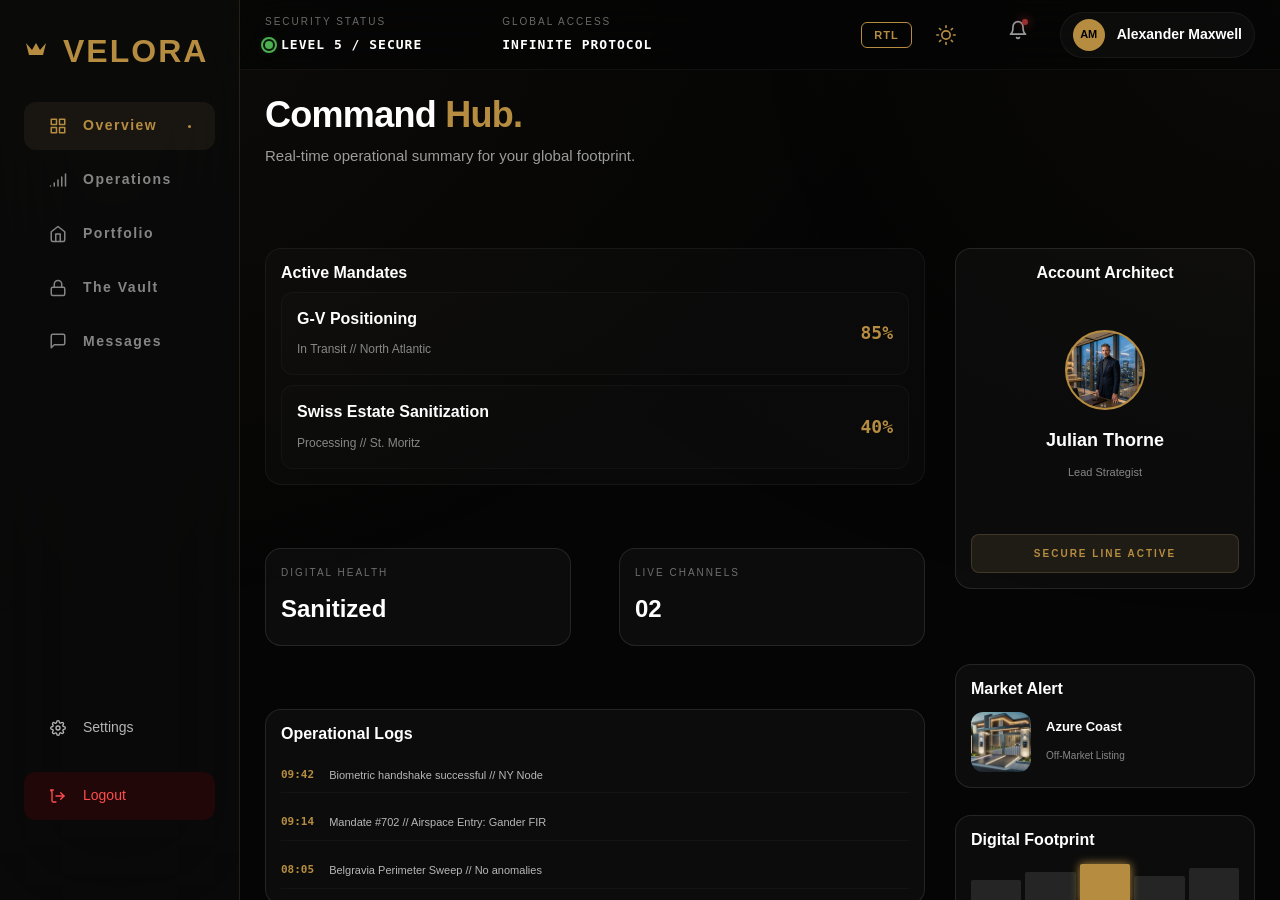
<file: pages/dashboard.html>
<!DOCTYPE html>
<html lang="en">
<head>
    <meta charset="UTF-8">
    <meta name="viewport" content="width=device-width, initial-scale=1.0">
    <title>Sovereign Command — Velora Dashboard</title>
    <meta name="description" content="Private operational command center for Velora elite members.">
    
    <!-- Fonts -->
    <link href="https://api.fontshare.com/v2/css?f[]=clash-display@200,400,700&f[]=satoshi@300,400,700&display=swap" rel="stylesheet">
    
    <!-- CSS -->
    <link rel="stylesheet" href="../assets/css/style.css">

    <!-- Favicon -->
    <link rel="icon" type="image/svg+xml" href="../favicon.svg">

    <style>
        /* Sidebar mobile toggles layout */
        .sidebar-mobile-toggles {
            display: none; /* Hidden by default on desktop */
            flex-direction: column;
            gap: 16px;
            padding: 20px;
            margin: 20px 0;
            border-top: 1px solid rgba(201, 169, 110, 0.15);
        }
        
        .light-mode .sidebar-mobile-toggles {
            border-top: 1px solid rgba(0, 0, 0, 0.08);
        }

        .sidebar-toggle-item {
            display: flex;
            align-items: center;
            justify-content: space-between;
            color: rgba(255, 255, 255, 0.7);
            font-size: 13px;
            font-weight: 500;
            letter-spacing: 0.5px;
        }

        .light-mode .sidebar-toggle-item {
            color: rgba(0, 0, 0, 0.7);
        }

        .sidebar-toggle-item .toggle-info {
            display: flex;
            align-items: center;
            gap: 12px;
        }

        .sidebar-toggle-item .action-icon {
            display: flex;
            align-items: center;
            justify-content: center;
            color: var(--color-primary);
        }

        /* Mobile Responsive adjustments */
        @media (max-width: 991px) {
            .sidebar-mobile-toggles {
                display: flex; /* Shown in sidebar on mobile/tablet */
            }
            .dashboard-toggles-header {
                display: none !important; /* Hidden from header HUD on mobile/tablet */
            }
        }
    </style>
</head>
<body class="dark-mode dashboard-app-view">
    
    <div class="dashboard-shell">
        <!-- Sidebar Navigation -->
        <aside class="dashboard-sidebar" id="main-sidebar">
            <div class="sidebar-brand">
                <a href="../index.html" class="logo">
                    <svg class="logo-icon-svg" viewBox="0 0 24 24" fill="currentColor"><path d="m2 4 3 12h14l3-12-6 7-4-7-4 7-6-7z"></path></svg>
                    <span>VELORA</span>
                </a>
            </div>

            <nav class="sidebar-nav">
                <ul class="nav-list">
                    <li class="nav-item active" data-sector="hub">
                        <span class="action-icon">
                            <svg width="18" height="18" viewBox="0 0 24 24" fill="none" stroke="currentColor" stroke-width="2" stroke-linecap="round" stroke-linejoin="round"><rect x="3" y="3" width="7" height="7"></rect><rect x="14" y="3" width="7" height="7"></rect><rect x="14" y="14" width="7" height="7"></rect><rect x="3" y="14" width="7" height="7"></rect></svg>
                        </span>
                        <span class="nav-label">Overview</span>
                        <span class="nav-dot"></span>
                    </li>
                    <li class="nav-item" data-sector="ops">
                        <span class="action-icon">
                            <svg width="18" height="18" viewBox="0 0 24 24" fill="none" stroke="currentColor" stroke-width="2" stroke-linecap="round" stroke-linejoin="round"><path d="M2 20h.01"></path><path d="M7 20v-4"></path><path d="M12 20v-8"></path><path d="M17 20V8"></path><path d="M22 20V4"></path></svg>
                        </span>
                        <span class="nav-label">Operations</span>
                        <span class="nav-dot"></span>
                    </li>
                    <li class="nav-item" data-sector="assets">
                        <span class="action-icon">
                            <svg width="18" height="18" viewBox="0 0 24 24" fill="none" stroke="currentColor" stroke-width="2" stroke-linecap="round" stroke-linejoin="round"><path d="M3 9l9-7 9 7v11a2 2 0 0 1-2 2H5a2 2 0 0 1-2-2z"></path><polyline points="9 22 9 12 15 12 15 22"></polyline></svg>
                        </span>
                        <span class="nav-label">Portfolio</span>
                        <span class="nav-dot"></span>
                    </li>
                    <li class="nav-item" data-sector="vault">
                        <span class="action-icon">
                            <svg width="18" height="18" viewBox="0 0 24 24" fill="none" stroke="currentColor" stroke-width="2" stroke-linecap="round" stroke-linejoin="round"><rect x="3" y="11" width="18" height="11" rx="2" ry="2"></rect><path d="M7 11V7a5 5 0 0 1 10 0v4"></path></svg>
                        </span>
                        <span class="nav-label">The Vault</span>
                        <span class="nav-dot"></span>
                    </li>
                    <li class="nav-item" data-sector="comm">
                        <span class="action-icon">
                            <svg width="18" height="18" viewBox="0 0 24 24" fill="none" stroke="currentColor" stroke-width="2" stroke-linecap="round" stroke-linejoin="round"><path d="M21 15a2 2 0 0 1-2 2H7l-4 4V5a2 2 0 0 1 2-2h14a2 2 0 0 1 2 2z"></path></svg>
                        </span>
                        <span class="nav-label">Messages</span>
                        <span class="nav-dot"></span>
                    </li>
                </ul>

                <!-- Toggles for Mobile Only -->
                <div class="sidebar-mobile-toggles">
                    <div class="sidebar-toggle-item">
                        <div class="toggle-info">
                            <span class="action-icon">
                                <svg width="18" height="18" viewBox="0 0 24 24" fill="none" stroke="currentColor" stroke-width="2" stroke-linecap="round" stroke-linejoin="round"><path d="M21 12.79A9 9 0 1 1 11.21 3 7 7 0 0 0 21 12.79z"></path></svg>
                            </span>
                            <span class="toggle-label">Dark Mode</span>
                        </div>
                        <label class="switch">
                            <input type="checkbox" id="mobile-theme-toggle">
                            <span class="slider round"></span>
                        </label>
                    </div>
                    <div class="sidebar-toggle-item">
                        <div class="toggle-info">
                            <span class="action-icon">
                                <svg width="18" height="18" viewBox="0 0 24 24" fill="none" stroke="currentColor" stroke-width="2" stroke-linecap="round" stroke-linejoin="round"><polyline points="17 1 21 5 17 9"></polyline><path d="M3 11V9a4 4 0 0 1 4-4h14"></path><polyline points="7 23 3 19 7 15"></polyline><path d="M21 13v2a4 4 0 0 1-4 4H3"></path></svg>
                            </span>
                            <span class="toggle-label">RTL Mode</span>
                        </div>
                        <label class="switch">
                            <input type="checkbox" id="mobile-rtl-toggle">
                            <span class="slider round"></span>
                        </label>
                    </div>
                </div>

                <div class="sidebar-actions">
                    <div class="action-item nav-item-action" data-sector="settings">
                        <span class="action-icon">
                            <svg width="16" height="16" viewBox="0 0 24 24" fill="none" stroke="currentColor" stroke-width="2" stroke-linecap="round" stroke-linejoin="round"><circle cx="12" cy="12" r="3"></circle><path d="M19.4 15a1.65 1.65 0 0 0 .33 1.82l.06.06a2 2 0 0 1 0 2.83 2 2 0 0 1-2.83 0l-.06-.06a1.65 1.65 0 0 0-1.82-.33 1.65 1.65 0 0 0-1 1.51V21a2 2 0 0 1-2 2 2 2 0 0 1-2-2v-.09A1.65 1.65 0 0 0 9 19.4a1.65 1.65 0 0 0-1.82.33l-.06.06a2 2 0 0 1-2.83 0 2 2 0 0 1 0-2.83l.06-.06a1.65 1.65 0 0 0 .33-1.82 1.65 1.65 0 0 0-1.51-1H3a2 2 0 0 1-2-2 2 2 0 0 1 2-2h.09A1.65 1.65 0 0 0 4.6 9a1.65 1.65 0 0 0-.33-1.82l-.06-.06a2 2 0 0 1 0-2.83 2 2 0 0 1 2.83 0l.06.06a1.65 1.65 0 0 0 1.82.33H9a1.65 1.65 0 0 0 1-1.51V3a2 2 0 0 1 2-2 2 2 0 0 1 2 2v.09a1.65 1.65 0 0 0 1 1.51 1.65 1.65 0 0 0 1.82-.33l.06-.06a2 2 0 0 1 2.83 0 2 2 0 0 1 0 2.83l-.06.06a1.65 1.65 0 0 0-.33 1.82V9a1.65 1.65 0 0 0 1.51 1H21a2 2 0 0 1 2 2 2 2 0 0 1-2 2h-.09a1.65 1.65 0 0 0-1.51 1z"></path></svg>
                        </span>
                        <span class="action-label">Settings</span>
                    </div>
                    <a href="login.html" class="action-item logout-btn">
                        <span class="action-icon">
                            <svg width="16" height="16" viewBox="0 0 24 24" fill="none" stroke="currentColor" stroke-width="2" stroke-linecap="round" stroke-linejoin="round"><path d="M9 21H5a2 2 0 0 1-2-2V5a2 2 0 0 1-2-2h4"></path><polyline points="16 17 21 12 16 7"></polyline><line x1="21" y1="12" x2="9" y2="12"></line></svg>
                        </span>
                        <span class="action-label">Logout</span>
                    </a>
                </div>
            </nav>
        </aside>

        <!-- Main Content Area -->
        <main class="dashboard-content">
            <!-- Top Persistent HUD -->
            <header class="dashboard-top-nav">
                <div class="hud-left">
                    <div class="dash-menu-toggle" id="sidebar-toggle">
                        <svg width="24" height="24" viewBox="0 0 24 24" fill="none" stroke="currentColor" stroke-width="2" stroke-linecap="round" stroke-linejoin="round"><line x1="3" y1="12" x2="21" y2="12"></line><line x1="3" y1="6" x2="21" y2="6"></line><line x1="3" y1="18" x2="21" y2="18"></line></svg>
                    </div>
                    <div class="telemetry-block">
                        <span class="t-label">SECURITY STATUS</span>
                        <span class="t-value"><span class="pulse-dot"></span> LEVEL 5 / SECURE</span>
                    </div>
                    <div class="telemetry-block">
                        <span class="t-label">GLOBAL ACCESS</span>
                        <span class="t-value">INFINITE PROTOCOL</span>
                    </div>
                </div>

                <div class="hud-right">
                    <div class="dashboard-toggles-header">
                        <button id="dashboard-rtl-toggle" class="btn-rtl" aria-label="Toggle RTL">RTL</button>
                        <button id="dashboard-theme-toggle" class="btn-theme" aria-label="Toggle Theme">
                            <svg class="sun" width="20" height="20" viewBox="0 0 24 24" fill="none" stroke="currentColor" stroke-width="2" stroke-linecap="round" stroke-linejoin="round"><circle cx="12" cy="12" r="5"></circle><line x1="12" y1="1" x2="12" y2="3"></line><line x1="12" y1="21" x2="12" y2="23"></line><line x1="4.22" y1="4.22" x2="5.64" y2="5.64"></line><line x1="18.36" y1="18.36" x2="19.78" y2="19.78"></line><line x1="1" y1="12" x2="3" y2="12"></line><line x1="21" y1="12" x2="23" y2="12"></line><line x1="4.22" y1="19.78" x2="5.64" y2="18.36"></line><line x1="18.36" y1="5.64" x2="19.78" y2="4.22"></line></svg>
                        </button>
                    </div>

                    <div class="nav-notification">
                        <svg width="20" height="20" viewBox="0 0 24 24" fill="none" stroke="currentColor" stroke-width="2" stroke-linecap="round" stroke-linejoin="round"><path d="M18 8A6 6 0 0 0 6 8c0 7-3 9-3 9h18s-3-2-3-9"></path><path d="M13.73 21a2 2 0 0 1-3.46 0"></path></svg>
                        <span class="notif-badge"></span>
                    </div>
                    
                    <div class="user-brief-top">
                        <div class="user-avatar-small">AM</div>
                        <div class="user-meta-small">
                            <strong>Alexander Maxwell</strong>
                        </div>
                    </div>
                </div>
            </header>

            <!-- Sector Containers -->
            <div class="sector-viewport">
                <!-- SECTOR: OVERVIEW -->
                <section class="dashboard-sector active" id="sector-hub">
                    <div class="sector-header">
                        <h2>Command <span class="text-gold">Hub.</span></h2>
                        <p>Real-time operational summary for your global footprint.</p>
                    </div>

                    <div class="hub-grid">
                        <div class="grid-main">
                            <div class="dashboard-card main-status-card">
                                <h3>Active Mandates</h3>
                                <div class="mandate-summary-list">
                                    <div class="summary-item">
                                        <div class="s-info">
                                            <strong>G-V Positioning</strong>
                                            <span>In Transit // North Atlantic</span>
                                        </div>
                                        <div class="s-status pulse">85%</div>
                                    </div>
                                    <div class="summary-item">
                                        <div class="s-info">
                                            <strong>Swiss Estate Sanitization</strong>
                                            <span>Processing // St. Moritz</span>
                                        </div>
                                        <div class="s-status">40%</div>
                                    </div>
                                </div>
                            </div>

                            <div class="grid-sub">
                                <div class="dashboard-card mini-card">
                                    <span class="card-label">Digital Health</span>
                                    <strong class="card-value">Sanitized</strong>
                                </div>
                                <div class="dashboard-card mini-card">
                                    <span class="card-label">Live Channels</span>
                                    <strong class="card-value">02</strong>
                                </div>
                            </div>

                            <div class="dashboard-card ops-log-card">
                                <h3>Operational Logs</h3>
                                <div class="log-list">
                                    <div class="log-item">
                                        <span class="l-time">09:42</span>
                                        <span class="l-event">Biometric handshake successful // NY Node</span>
                                    </div>
                                    <div class="log-item">
                                        <span class="l-time">09:14</span>
                                        <span class="l-event">Mandate #702 // Airspace Entry: Gander FIR</span>
                                    </div>
                                    <div class="log-item">
                                        <span class="l-time">08:05</span>
                                        <span class="l-event">Belgravia Perimeter Sweep // No anomalies</span>
                                    </div>
                                </div>
                            </div>
                        </div>

                        <div class="grid-sidebar">
                            <div class="dashboard-card architect-card">
                                <h3>Account Architect</h3>
                                <div class="architect-brief">
                                    <div class="a-avatar" style="background-image: url('../assets/images/julian_thorne_portrait.png'); background-size: cover; background-position: center;"></div>
                                    <div class="a-info">
                                        <strong>Julian Thorne</strong>
                                        <span>Lead Strategist</span>
                                    </div>
                                </div>
                                <div class="status-badge-inline">SECURE LINE ACTIVE</div>
                            </div>

                            <div class="dashboard-card vault-preview">
                                <h3>Market Alert</h3>
                                <div class="v-preview-item">
                                    <div class="v-preview-img" style="background-image: url('../assets/images/service/Global Estates.jpg');"></div>
                                    <div class="v-preview-info">
                                        <strong>Azure Coast</strong>
                                        <span>Off-Market Listing</span>
                                    </div>
                                </div>
                            </div>

                            <div class="dashboard-card stats-mini-card">
                                <h3>Digital Footprint</h3>
                                <div class="footprint-visual">
                                    <div class="f-bar" style="height: 60%;"></div>
                                    <div class="f-bar" style="height: 80%;"></div>
                                    <div class="f-bar active" style="height: 100%;"></div>
                                    <div class="f-bar" style="height: 70%;"></div>
                                    <div class="f-bar" style="height: 90%;"></div>
                                </div>
                                <p class="footprint-desc">Security protocols optimized // Sanitization active.</p>
                            </div>
                        </div>
                    </div>
                </section>

                <!-- SECTOR: OPERATIONS -->
                <section class="dashboard-sector" id="sector-ops">
                    <div class="sector-header">
                        <h2>Operational <span class="text-gold">Tracking.</span></h2>
                        <p>Live manifest and logistical management across active theaters.</p>
                    </div>
                    
                    <div class="ops-layout">
                        <div class="grid-main">
                            <div class="dashboard-card ops-main-card">
                                <div class="card-header-flex">
                                    <h3>Aviation Manifest // #VLR-AX-702</h3>
                                    <span class="badge-gold">IN-AIR</span>
                                </div>
                                <div class="logistics-timeline">
                                    <div class="t-step completed">
                                        <span class="t-dot"></span>
                                        <div class="t-content">
                                            <strong>Departure: Teterboro (TEB)</strong>
                                            <span>Cleared // 08:14 EST</span>
                                        </div>
                                    </div>
                                    <div class="t-step active">
                                        <span class="t-dot"></span>
                                        <div class="t-content">
                                            <strong>Mid-Atlantic Positioning</strong>
                                            <span>Alt: 41,000ft // Speed: Mach 0.85</span>
                                        </div>
                                    </div>
                                    <div class="t-step">
                                        <span class="t-dot"></span>
                                        <div class="t-content">
                                            <strong>Arrival: London City (LCY)</strong>
                                            <span>ETA: 04:22m</span>
                                        </div>
                                    </div>
                                </div>
                            </div>

                            <div class="dashboard-card">
                                <h3>Ground Manifest // LCY Synchronization</h3>
                                <div class="ground-manifest-table">
                                    <div class="gm-row header">
                                        <span>Asset</span>
                                        <span>Status</span>
                                        <span>Assignment</span>
                                    </div>
                                    <div class="gm-row">
                                        <span>Range Rover Sentinel</span>
                                        <span class="text-gold">Ready</span>
                                        <span>Primary Transport</span>
                                    </div>
                                    <div class="gm-row">
                                        <span>S-Class Guard</span>
                                        <span class="text-gold">Ready</span>
                                        <span>Escort Alpha</span>
                                    </div>
                                    <div class="gm-row">
                                        <span>Tactical Detail</span>
                                        <span class="text-gold">Active</span>
                                        <span>Close Protection</span>
                                    </div>
                                </div>
                            </div>
                        </div>

                        <div class="grid-sidebar">
                            <div class="dashboard-card">
                                <h3>Logistical Status</h3>
                                <ul class="status-list">
                                    <li><span>Chauffeur Sync</span> <strong class="text-gold">READY</strong></li>
                                    <li><span>Security Detail</span> <strong class="text-gold">POSITIONED</strong></li>
                                    <li><span>LCY Tarmac Access</span> <strong class="text-gold">GRANTED</strong></li>
                                    <li><span>Customs Pre-Clearance</span> <strong class="text-gold">VERIFIED</strong></li>
                                </ul>
                            </div>
                            <div class="dashboard-card">
                                <h3>Global Command Nodes</h3>
                                <div class="node-grid-mini">
                                    <div class="n-item"><span>NYC</span> <div class="n-dot active"></div></div>
                                    <div class="n-item"><span>LDN</span> <div class="n-dot active"></div></div>
                                    <div class="n-item"><span>DXB</span> <div class="n-dot pulse"></div></div>
                                    <div class="n-item"><span>SIN</span> <div class="n-dot"></div></div>
                                    <div class="n-item"><span>PAR</span> <div class="n-dot active"></div></div>
                                    <div class="n-item"><span>TOK</span> <div class="n-dot"></div></div>
                                </div>
                            </div>
                        </div>
                    </div>
                </section>

                <!-- SECTOR: PORTFOLIO -->
                <section class="dashboard-sector" id="sector-assets">
                    <div class="sector-header">
                        <h2>Portfolio <span class="text-gold">Stewardship.</span></h2>
                        <p>Telemetric monitoring of managed global estates and high-value assets.</p>
                    </div>
                    
                    <div class="portfolio-grid">
                        <div class="grid-main">
                            <div class="dashboard-card asset-large">
                                <div class="asset-hero-img" style="background-image: url('../assets/images/service/Global Estates.jpg');"></div>
                                <div class="asset-hero-content">
                                    <h3>Belgravia Residence, London</h3>
                                    <div class="asset-telemetry">
                                        <div class="tel-item">
                                            <span>Security</span>
                                            <strong>Active // L5</strong>
                                        </div>
                                        <div class="tel-item">
                                            <span>Climate</span>
                                            <strong>21°C // 45%</strong>
                                        </div>
                                        <div class="tel-item">
                                            <span>Staff</span>
                                            <strong>03 Present</strong>
                                        </div>
                                    </div>
                                </div>
                            </div>

                            <div class="dashboard-card">
                                <h3>Asset Inventory // Active Management</h3>
                                <div class="asset-inventory-list">
                                    <div class="ai-item">
                                        <div class="ai-info">
                                            <strong>Swiss Alpine Estate</strong>
                                            <span>St. Moritz // Maintenance Active</span>
                                        </div>
                                        <div class="ai-telemetry"><span>TEMP</span> <strong>-4°C</strong></div>
                                    </div>
                                    <div class="ai-item">
                                        <div class="ai-info">
                                            <strong>Azure Coast Villa</strong>
                                            <span>Saint-Tropez // Sanitized</span>
                                        </div>
                                        <div class="ai-telemetry"><span>SECURITY</span> <strong class="text-gold">L5</strong></div>
                                    </div>
                                    <div class="ai-item">
                                        <div class="ai-info">
                                            <strong>Tokyo Sky Gallery</strong>
                                            <span>Shinjuku // Operational</span>
                                        </div>
                                        <div class="ai-telemetry"><span>HUMIDITY</span> <strong>52%</strong></div>
                                    </div>
                                </div>
                            </div>
                        </div>

                        <div class="grid-sidebar">
                            <div class="dashboard-card">
                                <h3>Aviation Asset</h3>
                                <div class="asset-brief-flex">
                                    <div class="ab-icon">✈</div>
                                    <div class="ab-info">
                                        <strong>Gulfstream V-G650</strong>
                                        <span>VLR-702 // Operational</span>
                                    </div>
                                </div>
                            </div>
                            <div class="dashboard-card">
                                <h3>Horology Portfolio</h3>
                                <div class="watch-stat">
                                    <div class="w-item">
                                        <span>Managed Timepieces</span>
                                        <strong>12 Units</strong>
                                    </div>
                                    <div class="w-item">
                                        <span>Vault Location</span>
                                        <strong>Zurich Node</strong>
                                    </div>
                                </div>
                            </div>
                            <div class="dashboard-card">
                                <h3>Portfolio Valuation</h3>
                                <div class="valuation-stat">
                                    <span class="v-label">Total Managed Value</span>
                                    <span class="v-total text-gold">$142.5M</span>
                                    <span class="v-change">+2.4% YTD</span>
                                </div>
                            </div>
                        </div>
                    </div>
                </section>

                <!-- SECTOR: THE VAULT -->
                <section class="dashboard-sector" id="sector-vault">
                    <div class="sector-header">
                        <h2>The <span class="text-gold">Vault.</span></h2>
                        <p>Off-market acquisitions and global opportunities curated for your profile.</p>
                    </div>
                    
                    <div class="vault-items-grid">
                        <div class="dashboard-card vault-card-v3">
                            <div class="v-card-visual" style="background-image: url('../assets/images/home-v2/Luxury Estates.jpg');"></div>
                            <div class="v-card-body">
                                <div class="v-tag">REAL ESTATE</div>
                                <h3>The Zenith Penthouse, NYC</h3>
                                <p>Triple-aspect off-market duplex with 360° views of Central Park. Private helipad access.</p>
                                <div class="v-footer">
                                    <span class="v-price">$85,000,000</span>
                                    <span class="status-label-gold">DOSSIER READY</span>
                                </div>
                            </div>
                        </div>

                        <div class="dashboard-card vault-card-v3">
                            <div class="v-card-visual" style="background-image: url('../assets/images/home-v2/Rare Timepieces.jpg');"></div>
                            <div class="v-card-body">
                                <div class="v-tag">HOROLOGY</div>
                                <h3>Patek Philippe Ref. 2499</h3>
                                <p>Exceptional 1952 first-series perpetual calendar chronograph. Direct private treaty.</p>
                                <div class="v-footer">
                                    <span class="v-price">Inquiry Only</span>
                                    <span class="status-label-gold">DOSSIER READY</span>
                                </div>
                            </div>
                        </div>

                        <div class="dashboard-card vault-card-v3">
                            <div class="v-card-visual" style="background-image: url('../assets/images/home-v2/Private Island.jpg');"></div>
                            <div class="v-card-body">
                                <div class="v-tag">YACHTING</div>
                                <h3>Azzam II // Charter Opportunity</h3>
                                <p>Exclusive 10-day off-market charter window in the Mediterranean. Full staff complement.</p>
                                <div class="v-footer">
                                    <span class="v-price">POA</span>
                                    <span class="status-label-gold">DOSSIER READY</span>
                                </div>
                            </div>
                        </div>

                        <div class="dashboard-card vault-card-v3">
                            <div class="v-card-visual" style="background-image: url('../assets/images/home-v2/Fine Art Investment.jpg');"></div>
                            <div class="v-card-body">
                                <div class="v-tag">ART</div>
                                <h3>Basquiat // Private Treaty</h3>
                                <p>Early 1982 canvas. Exceptional provenance. Directly from a private estate collection.</p>
                                <div class="v-footer">
                                    <span class="v-price">$45M - $55M</span>
                                    <span class="status-label-gold">DOSSIER READY</span>
                                </div>
                            </div>
                        </div>
                    </div>
                </section>

                <!-- SECTOR: MESSAGES -->
                <section class="dashboard-sector" id="sector-comm">
                    <div class="sector-header">
                        <h2>Secure <span class="text-gold">Messages.</span></h2>
                        <p>Encrypted operational channel with your dedicated management team.</p>
                    </div>
                    
                    <div class="comm-grid">
                        <div class="chat-main">
                            <div class="dashboard-card chat-interface">
                                <div class="chat-history">
                                    <div class="msg-group date">Today, 25 April</div>
                                    <div class="msg-item incoming">
                                        <div class="m-avatar-chat">JT</div>
                                        <div class="m-bubble">
                                            <p>Mandate #702 is currently over the Atlantic. Arrival in London remains on schedule for 03:00 GMT.</p>
                                            <span class="m-timestamp">09:14</span>
                                        </div>
                                    </div>
                                    <div class="msg-item outgoing">
                                        <div class="m-bubble">
                                            <p>Excellent. Ensure the Belgravia ground detail is synchronized for the early arrival.</p>
                                            <span class="m-timestamp">09:16</span>
                                        </div>
                                    </div>
                                    <div class="msg-item incoming">
                                        <div class="m-avatar-chat">JT</div>
                                        <div class="m-bubble">
                                            <p>Confirmed. Chauffeur and security team are on standby. House staff has prepared the master suite.</p>
                                            <span class="m-timestamp">09:20</span>
                                        </div>
                                    </div>
                                </div>
                                <div class="chat-input-dashboard">
                                    <input type="text" placeholder="SECURE CHANNEL ACTIVE // AWAITING COMMAND...">
                                    <div class="transmit-indicator">
                                        <svg width="14" height="14" viewBox="0 0 24 24" fill="none" stroke="currentColor" stroke-width="2" stroke-linecap="round" stroke-linejoin="round"><path d="M11 15L9 17"></path><path d="M15 11L17 9"></path><path d="M19.1 5.9a2.1 2.1 0 1 1 3 3l-4 4-3-3 4-4z"></path><path d="M1.9 15.1a2.1 2.1 0 1 1 3 3l4-4 3 3-4-4z"></path><path d="M12 9l3 3"></path><path d="M9 12l3 3"></path></svg>
                                    </div>
                                </div>
                            </div>
                        </div>

                        <div class="chat-sidebar">
                            <div class="dashboard-card">
                                <h3>Operational Documents</h3>
                                <div class="doc-list">
                                    <div class="doc-item">
                                        <span class="doc-icon">
                                            <svg width="14" height="14" viewBox="0 0 24 24" fill="none" stroke="currentColor" stroke-width="2" stroke-linecap="round" stroke-linejoin="round"><path d="M14 2H6a2 2 0 0 0-2 2v16a2 2 0 0 0 2 2h12a2 2 0 0 0 2-2V8z"></path><polyline points="14 2 14 8 20 8"></polyline></svg>
                                        </span>
                                        <div class="doc-info">
                                            <strong>Flight Manifest</strong>
                                            <span>PDF // 1.2MB</span>
                                        </div>
                                    </div>
                                    <div class="doc-item">
                                        <span class="doc-icon">
                                            <svg width="14" height="14" viewBox="0 0 24 24" fill="none" stroke="currentColor" stroke-width="2" stroke-linecap="round" stroke-linejoin="round"><path d="M14 2H6a2 2 0 0 0-2 2v16a2 2 0 0 0 2 2h12a2 2 0 0 0 2-2V8z"></path><polyline points="14 2 14 8 20 8"></polyline></svg>
                                        </span>
                                        <div class="doc-info">
                                            <strong>Estate Audit</strong>
                                            <span>PDF // 4.5MB</span>
                                        </div>
                                    </div>
                                    <div class="doc-item">
                                        <span class="doc-icon">
                                            <svg width="14" height="14" viewBox="0 0 24 24" fill="none" stroke="currentColor" stroke-width="2" stroke-linecap="round" stroke-linejoin="round"><path d="M14 2H6a2 2 0 0 0-2 2v16a2 2 0 0 0 2 2h12a2 2 0 0 0 2-2V8z"></path><polyline points="14 2 14 8 20 8"></polyline></svg>
                                        </span>
                                        <div class="doc-info">
                                            <strong>Vetting Dossier</strong>
                                            <span>PDF // 0.8MB</span>
                                        </div>
                                    </div>
                                </div>
                            </div>
                            <div class="dashboard-card">
                                <h3>Team on Standby</h3>
                                <div class="team-list">
                                    <div class="team-item">
                                        <div class="t-avatar-mini" style="background-image: url('../assets/images/julian_thorne_portrait.png'); background-size: cover; background-position: center;"></div>
                                        <div class="t-meta">
                                            <strong>Julian T.</strong>
                                            <span>Architect</span>
                                        </div>
                                    </div>
                                    <div class="team-item">
                                        <div class="t-avatar-mini" style="background-image: url('../assets/images/marcus_v_ops_lead.png'); background-size: cover; background-position: center;"></div>
                                        <div class="t-meta">
                                            <strong>Marcus V.</strong>
                                            <span>Ops Lead</span>
                                        </div>
                                    </div>
                                </div>
                            </div>
                        </div>
                    </div>
                </section>

                <!-- SECTOR: SETTINGS -->
                <section class="dashboard-sector" id="sector-settings">
                    <div class="sector-header">
                        <h2>Member <span class="text-gold">Settings.</span></h2>
                        <p>Configure your digital presence and security protocols.</p>
                    </div>

                    <div class="settings-grid">
                        <div class="grid-main">
                            <div class="dashboard-card">
                                <h3>Account Profile</h3>
                                <div class="settings-form">
                                    <div class="form-group-flex">
                                        <div class="input-block">
                                            <label>Full Name</label>
                                            <input type="text" value="Alexander Maxwell" readonly>
                                        </div>
                                        <div class="input-block">
                                            <label>Email Address</label>
                                            <input type="email" value="alexander@velora.com" readonly>
                                        </div>
                                    </div>
                                    <div class="form-group-flex">
                                        <div class="input-block">
                                            <label>Encryption Key ID</label>
                                            <input type="text" value="VLR-702-SECURE" readonly>
                                        </div>
                                        <div class="input-block">
                                            <label>Emergency Contact</label>
                                            <input type="text" value="+44 20 7946 0958" readonly>
                                        </div>
                                    </div>
                                    <div class="status-label-gold">PROFILE SANITIZED // NO MODIFICATION REQUIRED</div>
                                </div>
                            </div>

                            <div class="dashboard-card">
                                <h3>Security Protocols</h3>
                                <div class="protocol-controls">
                                    <div class="control-row">
                                        <div class="c-info">
                                            <strong>Biometric Synchronization</strong>
                                            <span>Facial/retinal verification active for vault access.</span>
                                        </div>
                                        <div class="status-indicator-mini">ACTIVE</div>
                                    </div>
                                    <div class="control-row">
                                        <div class="c-info">
                                            <strong>Geofence Alerts</strong>
                                            <span>Automatic Architect notification enabled.</span>
                                        </div>
                                        <div class="status-indicator-mini">ACTIVE</div>
                                    </div>
                                    <div class="control-row">
                                        <div class="c-info">
                                            <strong>Stealth Mode</strong>
                                            <span>Digital footprint masking initialized.</span>
                                        </div>
                                        <div class="status-indicator-mini inactive">PASSIVE</div>
                                    </div>
                                </div>
                            </div>
                        </div>

                        <div class="grid-sidebar">
                            <div class="dashboard-card membership-card">
                                <h3>Membership Tier</h3>
                                <div class="tier-badge-large">AMBASSADOR V.01</div>
                                <div class="tier-stats">
                                    <div class="ts-item">
                                        <span>Status</span>
                                        <strong class="text-gold">ACTIVE</strong>
                                    </div>
                                    <div class="ts-item">
                                        <span>Next Audit</span>
                                        <strong>12 MAY 2026</strong>
                                    </div>
                                </div>
                                <div class="status-badge-inline" style="margin-top: 15px;">CREDENTIALS VERIFIED</div>
                            </div>
                        </div>
                    </div>
                </section>
            </div>
        </main>
    </div>

    <!-- Scripts -->
    <script src="../assets/js/main.js"></script>
    <script>
        document.addEventListener('DOMContentLoaded', () => {
            const sidebar = document.getElementById('main-sidebar');
            const sidebarToggle = document.getElementById('sidebar-toggle');
            const navItems = document.querySelectorAll('.nav-item, .nav-item-action');
            const sectors = document.querySelectorAll('.dashboard-sector');

            // Toggle Sidebar for Mobile
            sidebarToggle.addEventListener('click', (e) => {
                e.stopPropagation();
                sidebar.classList.toggle('active');
            });

            // Close Sidebar when clicking outside on Mobile
            document.addEventListener('click', (e) => {
                if (window.innerWidth <= 768 && sidebar.classList.contains('active')) {
                    if (!sidebar.contains(e.target) && e.target !== sidebarToggle) {
                        sidebar.classList.remove('active');
                    }
                }
            });

            navItems.forEach(item => {
                item.addEventListener('click', () => {
                    const targetSector = item.getAttribute('data-sector');
                    
                    // Update Navigation UI
                    navItems.forEach(i => i.classList.remove('active'));
                    item.classList.add('active');

                    // Switch Sectors
                    sectors.forEach(s => {
                        s.classList.remove('active');
                        if (s.id === `sector-${targetSector}`) {
                            s.classList.add('active');
                        }
                    });

                    // Close sidebar on mobile after selection
                    if (window.innerWidth <= 768) {
                        sidebar.classList.remove('active');
                    }
                });
            });

            const dashThemeToggle = document.querySelector('#dashboard-theme-toggle');
            const mobileThemeToggle = document.querySelector('#mobile-theme-toggle');
            const body = document.body;
            const sunIcon = `<svg class="sun" width="20" height="20" viewBox="0 0 24 24" fill="none" stroke="currentColor" stroke-width="2" stroke-linecap="round" stroke-linejoin="round"><circle cx="12" cy="12" r="5"></circle><line x1="12" y1="1" x2="12" y2="3"></line><line x1="12" y1="21" x2="12" y2="23"></line><line x1="4.22" y1="4.22" x2="5.64" y2="5.64"></line><line x1="18.36" y1="18.36" x2="19.78" y2="19.78"></line><line x1="1" y1="12" x2="3" y2="12"></line><line x1="21" y1="12" x2="23" y2="12"></line><line x1="4.22" y1="19.78" x2="5.64" y2="18.36"></line><line x1="18.36" y1="5.64" x2="19.78" y2="4.22"></line></svg>`;
            const moonIcon = `<svg class="moon" width="20" height="20" viewBox="0 0 24 24" fill="none" stroke="currentColor" stroke-width="2" stroke-linecap="round" stroke-linejoin="round"><path d="M21 12.79A9 9 0 1 1 11.21 3 7 7 0 0 0 21 12.79z"></path></svg>`;

            function updateThemeUI() {
                const isDark = body.classList.contains('dark-mode');
                if (dashThemeToggle) {
                    dashThemeToggle.innerHTML = isDark ? sunIcon : moonIcon;
                }
                if (mobileThemeToggle) {
                    mobileThemeToggle.checked = isDark;
                }
            }

            const savedTheme = localStorage.getItem('theme') || 'dark-mode';
            body.classList.remove('dark-mode', 'light-mode');
            body.classList.add(savedTheme);
            updateThemeUI();

            if (dashThemeToggle) {
                dashThemeToggle.addEventListener('click', () => {
                    if (body.classList.contains('dark-mode')) {
                        body.classList.replace('dark-mode', 'light-mode');
                        localStorage.setItem('theme', 'light-mode');
                    } else {
                        body.classList.replace('light-mode', 'dark-mode');
                        localStorage.setItem('theme', 'dark-mode');
                    }
                    updateThemeUI();
                });
            }

            if (mobileThemeToggle) {
                mobileThemeToggle.addEventListener('change', () => {
                    if (mobileThemeToggle.checked) {
                        body.classList.remove('light-mode');
                        body.classList.add('dark-mode');
                        localStorage.setItem('theme', 'dark-mode');
                    } else {
                        body.classList.remove('dark-mode');
                        body.classList.add('light-mode');
                        localStorage.setItem('theme', 'light-mode');
                    }
                    updateThemeUI();
                });
            }

            // RTL Toggle Logic
            const dashRTLToggle = document.querySelector('#dashboard-rtl-toggle');
            const mobileRTLToggle = document.querySelector('#mobile-rtl-toggle');
            
            function updateRTLUI() {
                const isRTL = document.documentElement.dir === 'rtl';
                if (dashRTLToggle) {
                    dashRTLToggle.innerText = isRTL ? 'LTR' : 'RTL';
                }
                if (mobileRTLToggle) {
                    mobileRTLToggle.checked = isRTL;
                }
            }

            const savedRTL = localStorage.getItem('rtl') === 'true';
            if (savedRTL) {
                document.documentElement.setAttribute('dir', 'rtl');
                body.classList.add('rtl');
            } else {
                document.documentElement.removeAttribute('dir');
                body.classList.remove('rtl');
            }
            updateRTLUI();

            if (dashRTLToggle) {
                dashRTLToggle.addEventListener('click', () => {
                    if (document.documentElement.dir === 'rtl') {
                        document.documentElement.removeAttribute('dir');
                        body.classList.remove('rtl');
                        localStorage.setItem('rtl', 'false');
                    } else {
                        document.documentElement.setAttribute('dir', 'rtl');
                        body.classList.add('rtl');
                        localStorage.setItem('rtl', 'true');
                    }
                    updateRTLUI();
                });
            }

            if (mobileRTLToggle) {
                mobileRTLToggle.addEventListener('change', () => {
                    if (mobileRTLToggle.checked) {
                        document.documentElement.setAttribute('dir', 'rtl');
                        body.classList.add('rtl');
                        localStorage.setItem('rtl', 'true');
                    } else {
                        document.documentElement.removeAttribute('dir');
                        body.classList.remove('rtl');
                        localStorage.setItem('rtl', 'false');
                    }
                    updateRTLUI();
                });
            }
        });
    </script>
</body>
</html>
</file>
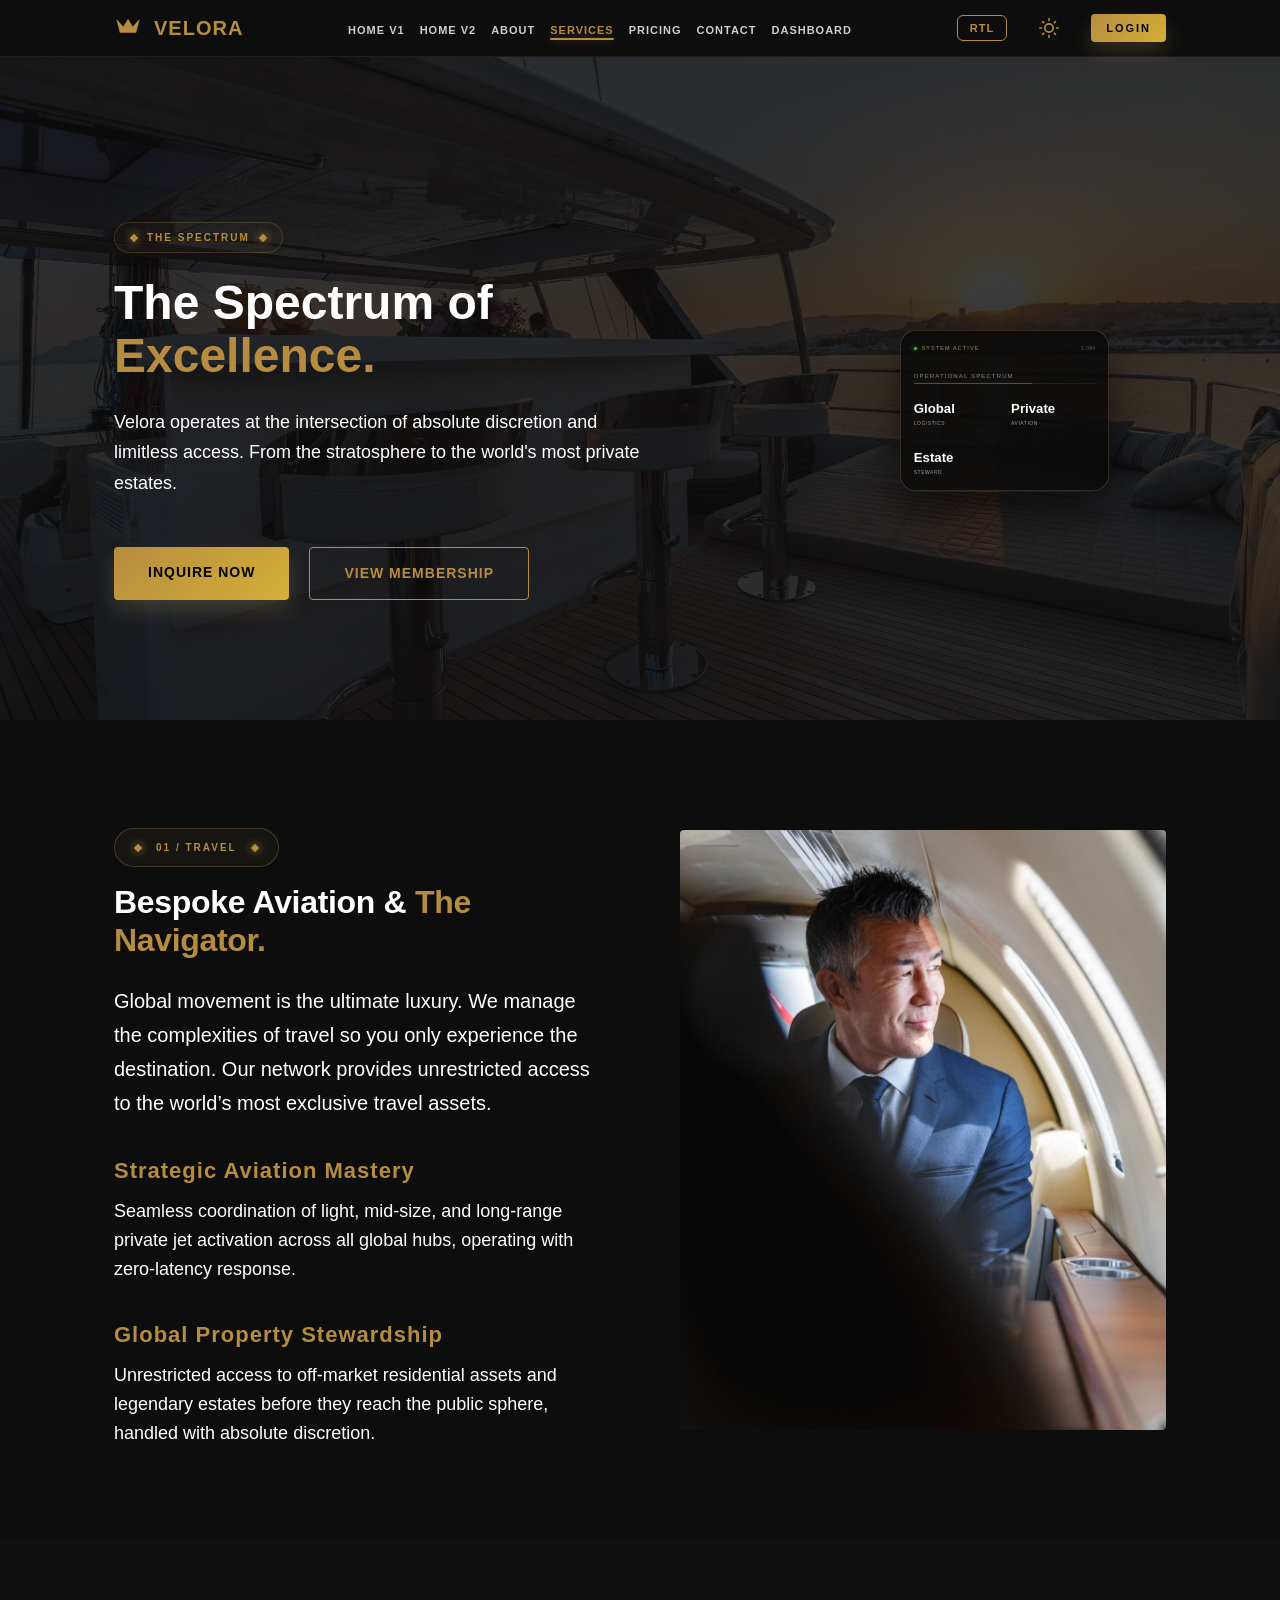
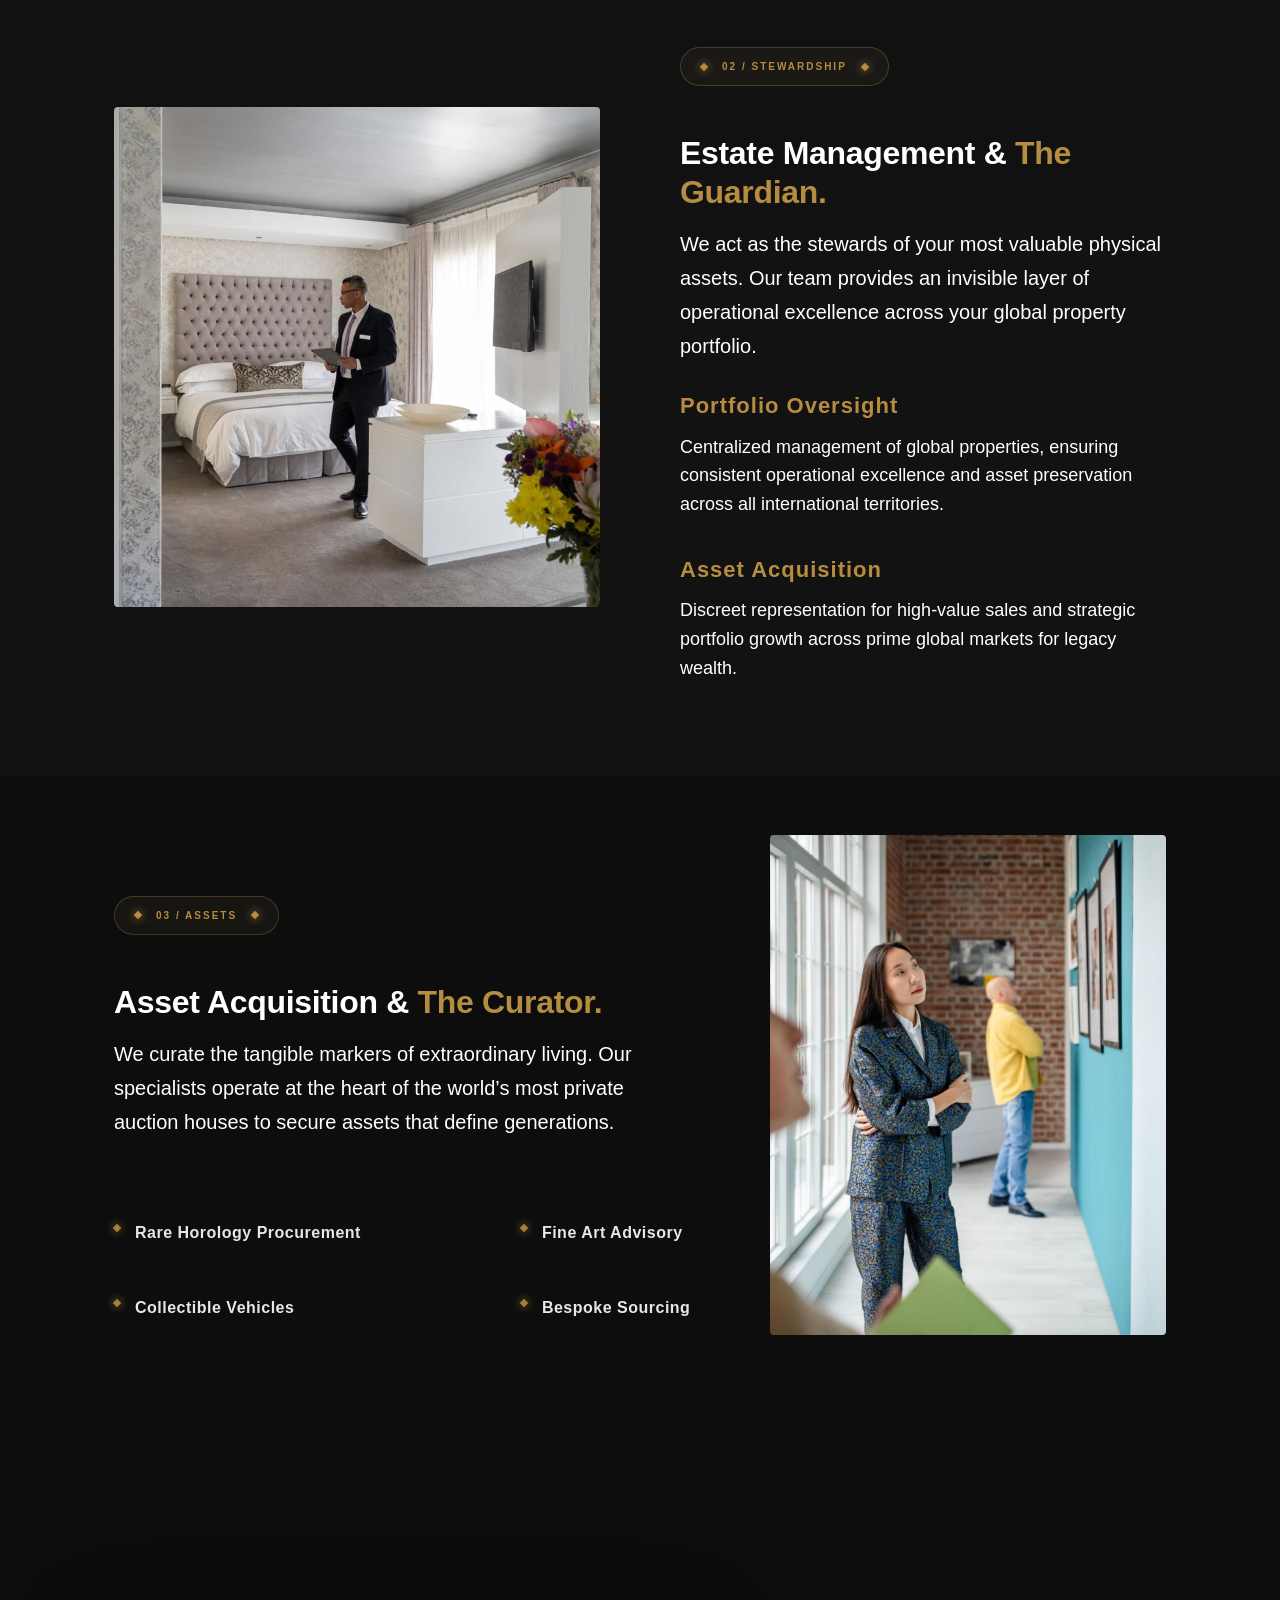
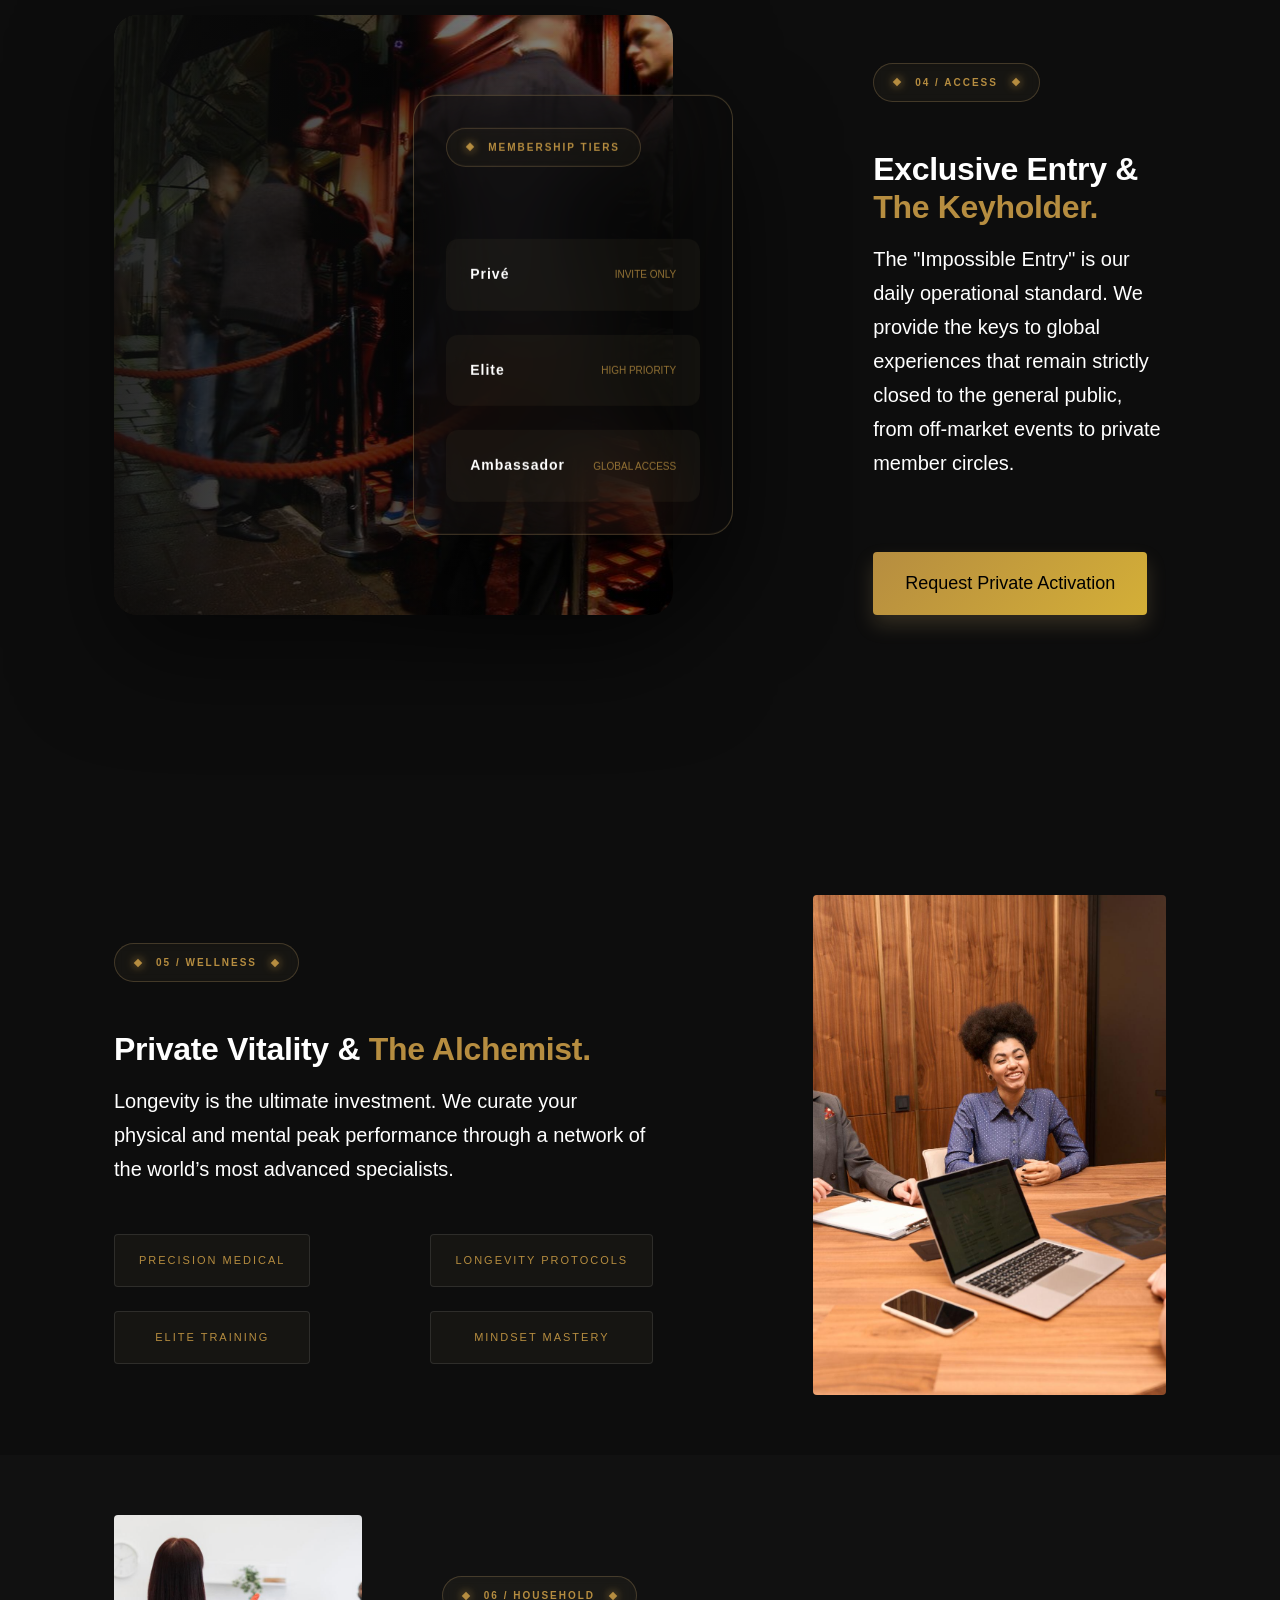
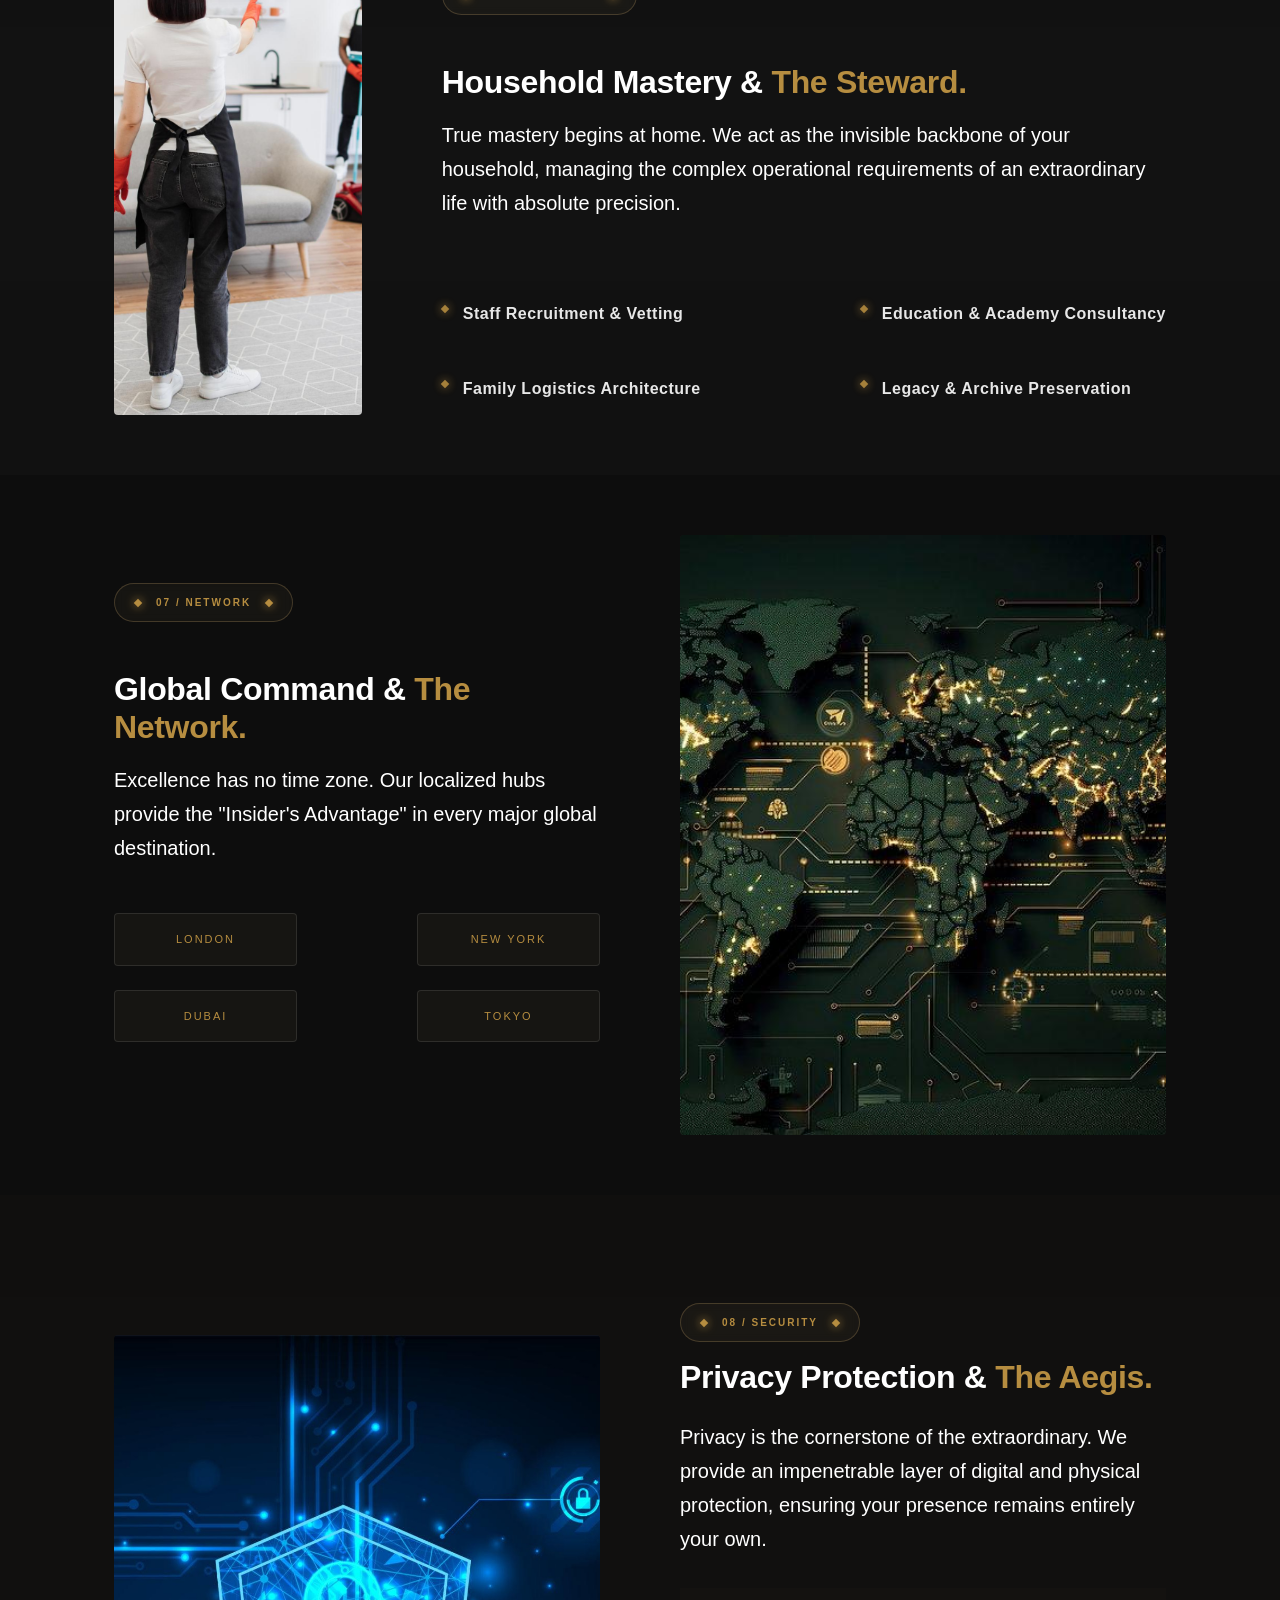
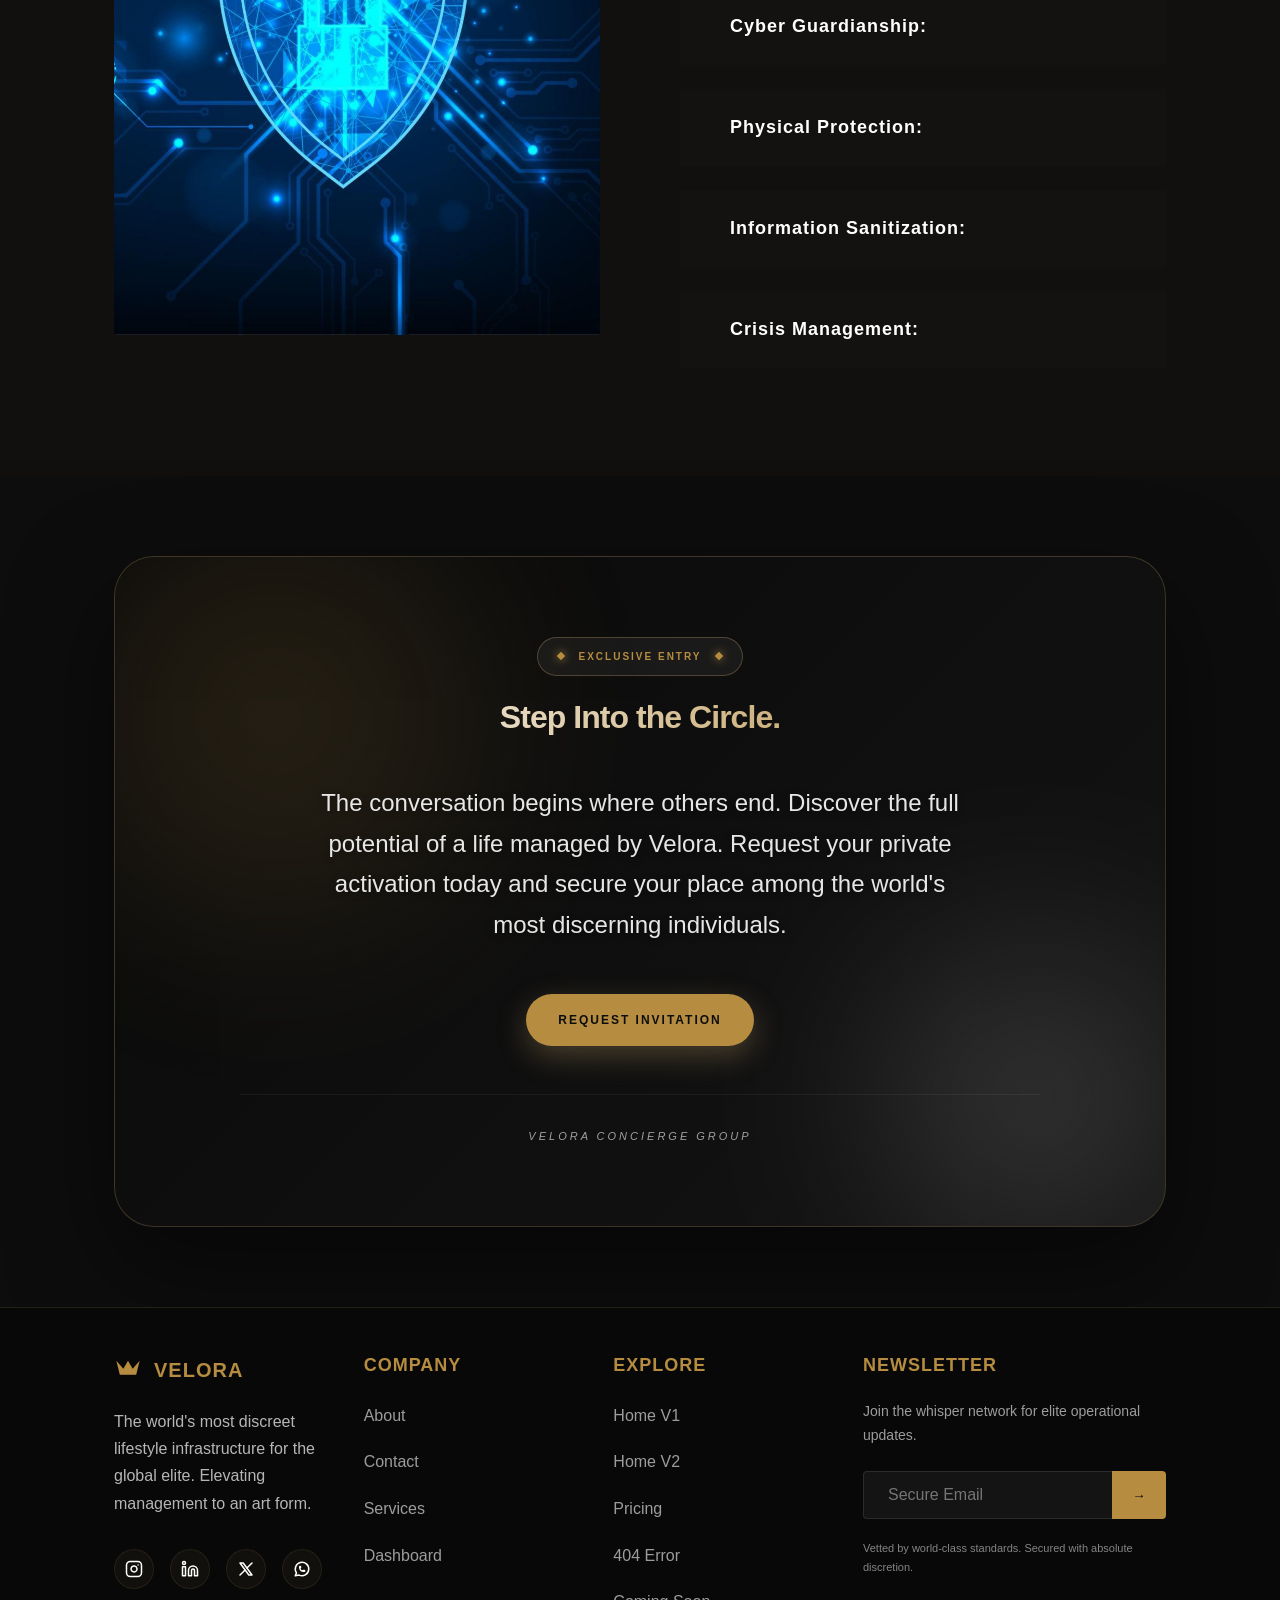
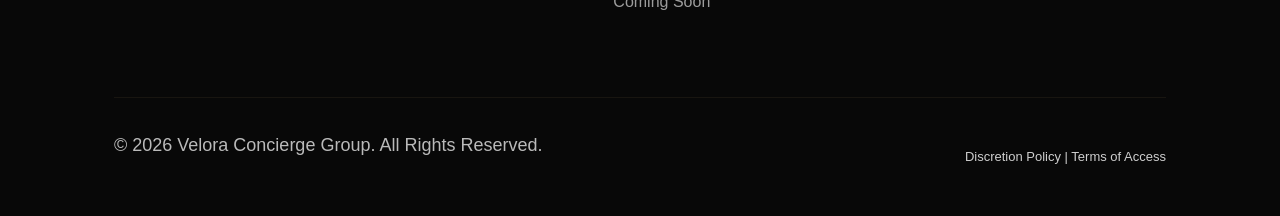
<file: pages/services.html>
<!DOCTYPE html>
<html lang="en">
<head>
    <meta charset="UTF-8">
    <meta name="viewport" content="width=device-width, initial-scale=1.0">
    <title>Our Services — The Spectrum of Excellence | Velora</title>
    <meta name="description" content="Explore the full spectrum of Velora's elite lifestyle management, from bespoke aviation to global estate stewardship.">
    
    <!-- Fonts -->
    <link href="https://api.fontshare.com/v2/css?f[]=clash-display@200,400,700&f[]=satoshi@300,400,700&display=swap" rel="stylesheet">
    <link rel="preconnect" href="https://fonts.googleapis.com">
    <link rel="preconnect" href="https://fonts.gstatic.com" crossorigin>
    <link href="https://fonts.googleapis.com/css2?family=Cinzel:wght@400;700&family=Inter:wght@300;400;700;800&display=swap" rel="stylesheet">
    
    <!-- CSS -->
    <link rel="stylesheet" href="../assets/css/style.css">

    <!-- Favicon -->
    <link rel="icon" type="image/svg+xml" href="../favicon.svg">
</head>
<body class="dark-mode"> <!-- Services page defaults to dark for premium aesthetic -->
    
    <!-- Global Navigation -->
    <header id="main-header"></header>

    <main>
        <!-- Section 1: Services Hero -->
        <section class="services-hero" style="background-image: linear-gradient(rgba(13, 13, 13, 0.8), rgba(13, 13, 13, 0.8)), url('../assets/images/service/herosection-img.jpg'); background-size: cover; background-position: center;">
            <div class="container services-hero-grid">
                <div class="services-hero-content reveal-text">
                    <div class="hero-tag reveal-item">
                        <span class="tag-diamond"></span>
                        <span class="tag-text">The Spectrum</span>
                        <span class="tag-diamond"></span>
                    </div>
                    <h1 class="reveal-text" style="margin-bottom: var(--space-4);">
                        The Spectrum of <span class="text-gold">Excellence.</span>
                    </h1>
                    <p class="reveal-item" style="margin-bottom: var(--space-6); max-width: 100%;">
                        Velora operates at the intersection of absolute discretion and limitless access. 
                        From the stratosphere to the world's most private estates.
                    </p>
                    
                    <div class="hero-actions reveal-item" style="display: flex; gap: 20px;">
                        <a href="contact.html" class="btn btn-primary">Inquire Now</a>
                        <a href="membership.html" class="btn btn-outline">View Membership</a>
                    </div>
                </div>

                <div class="services-hero-visual reveal-item">
                    <div class="blueprint-widget" style="transform: scale(0.55); transform-origin: center right;">
                        <div class="blueprint-header">
                            <span class="blueprint-status">
                                <span class="status-dot"></span> System Active
                            </span>
                            <span style="opacity: 0.3; font-size: 10px;">S.094</span>
                        </div>
                        <div style="margin-bottom: 20px;">
                            <span style="font-size: 11px; opacity: 0.5; text-transform: uppercase; letter-spacing: 2px;">Operational Spectrum</span>
                            <div class="blueprint-line"></div>
                        </div>
                        <div class="blueprint-stats">
                            <div class="b-stat">
                                <span>Global</span>
                                <span>Logistics</span>
                            </div>
                            <div class="b-stat">
                                <span>Private</span>
                                <span>Aviation</span>
                            </div>
                            <div class="b-stat" style="margin-top: 10px;">
                                <span>Estate</span>
                                <span>Steward</span>
                            </div>
                        </div>
                    </div>
                </div>
            </div>
        </section>

        <!-- Section 2: Bespoke Travel & Aviation (The Navigator) -->
        <section class="service-section service-detail section-padding" style="margin-top: var(--space-10); margin-bottom: var(--space-8);">
            <div class="container">
                <div class="service-split-grid">
                    <div class="service-content">
                        <div class="section-tag reveal-item" style="margin-bottom: var(--space-3);">
                            <span class="tag-diamond"></span>
                            <span class="tag-text">01 / Travel</span>
                            <span class="tag-diamond"></span>
                        </div>
                        <h2 class="reveal-text" style="margin-bottom: var(--space-4);">Bespoke Aviation & <span class="text-gold">The Navigator.</span></h2>
                        <p class="reveal-item" style="margin-bottom: var(--space-5);">
                            Global movement is the ultimate luxury. We manage the complexities of travel so you only experience the destination. Our network provides unrestricted access to the world’s most exclusive travel assets.
                        </p>
                        
                        <ul class="service-list-standard reveal-item">
                            <li>
                                <strong>Strategic Aviation Mastery</strong>
                                <span class="feature-desc">Seamless coordination of light, mid-size, and long-range private jet activation across all global hubs, operating with zero-latency response.</span>
                            </li>
                            <li>
                                <strong>Global Property Stewardship</strong>
                                <span class="feature-desc">Unrestricted access to off-market residential assets and legendary estates before they reach the public sphere, handled with absolute discretion.</span>
                            </li>
                        </ul>
                    </div>
                    <div class="service-visual reveal-item">
                        <div class="luxury-placeholder">
                            <img src="../assets/images/service/Travel.jpg" alt="Bespoke Aviation" style="width: 100%; height: 100%; object-fit: cover;">

                            <div class="visual-overlay"></div>
                        </div>
                    </div>
                </div>
            </div>
        </section>

        <!-- Section 3: Global Real Estate & Stewardship (The Mosaic) -->
        <section class="service-section section-padding" style="background: rgba(255,255,255,0.02);">
            <div class="container">
                <div class="service-split-grid reverse">
                    <div class="service-visual reveal-item">
                        <div class="luxury-placeholder" style="height: 500px;">
                            <img src="../assets/images/service/Property Focus.jpg" alt="Property Portfolio" style="width: 100%; height: 100%; object-fit: cover;">
                        </div>
                    </div>
                    <div class="service-content">
                        <div class="section-tag reveal-item">
                            <span class="tag-diamond"></span>
                            <span class="tag-text">02 / Stewardship</span>
                            <span class="tag-diamond"></span>
                        </div>
                        <h2 class="reveal-text">Estate Management & <span class="text-gold">The Guardian.</span></h2>
                        <p class="reveal-item">
                            We act as the stewards of your most valuable physical assets. Our team provides an invisible layer of operational excellence across your global property portfolio.
                        </p>
                        <ul class="service-list-standard reveal-item">
                            <li>
                                <strong>Portfolio Oversight</strong>
                                <span class="feature-desc">Centralized management of global properties, ensuring consistent operational excellence and asset preservation across all international territories.</span>
                            </li>
                            <li>
                                <strong>Asset Acquisition</strong>
                                <span class="feature-desc">Discreet representation for high-value sales and strategic portfolio growth across prime global markets for legacy wealth.</span>
                            </li>
                        </ul>
                    </div>
                </div>
            </div>
        </section>

        <!-- Section 4: Luxury Asset Acquisition (The Curator) -->
        <section class="service-section section-padding curator-section">
            <div class="container">
                <div class="service-split-grid">
                    <div class="service-content">
                        <div class="section-tag reveal-item">
                            <span class="tag-diamond"></span>
                            <span class="tag-text">03 / Assets</span>
                            <span class="tag-diamond"></span>
                        </div>
                        <h2 class="reveal-text">Asset Acquisition & <span class="text-gold">The Curator.</span></h2>
                        <p class="reveal-item">
                            We curate the tangible markers of extraordinary living. Our specialists operate at the heart of the world’s most private auction houses to secure assets that define generations.
                        </p>
                        
                        <div class="service-grid-2x2 reveal-item">
                            <div class="grid-item">
                                <span class="tag-diamond"></span>
                                <div>
                                    <strong>Rare Horology Procurement</strong>
                                    <span class="feature-desc">Sourcing the world's most elusive timepieces.</span>
                                </div>
                            </div>
                            <div class="grid-item">
                                <span class="tag-diamond"></span>
                                <div>
                                    <strong>Fine Art Advisory</strong>
                                    <span class="feature-desc">Strategic acquisition and curation of private collections.</span>
                                </div>
                            </div>
                            <div class="grid-item">
                                <span class="tag-diamond"></span>
                                <div>
                                    <strong>Collectible Vehicles</strong>
                                    <span class="feature-desc">Global brokerage for ultra-rare automotive assets.</span>
                                </div>
                            </div>
                            <div class="grid-item">
                                <span class="tag-diamond"></span>
                                <div>
                                    <strong>Bespoke Sourcing</strong>
                                    <span class="feature-desc">Curated procurement of any tangible mark of excellence.</span>
                                </div>
                            </div>
                        </div>
                    </div>
                    <div class="service-visual reveal-item">
                        <div class="luxury-placeholder" style="height: 500px;">
                            <img src="../assets/images/service/The Curator..jpg" alt="Asset Curation" style="width: 100%; height: 100%; object-fit: cover;">
                        </div>
                    </div>
                </div>
            </div>
            </div>
        </section>

        <!-- Section 5: Exclusive Access & Membership (The Velvet Vault) -->
        <section class="service-section section-padding">
            <div class="container">
                <div class="layout-velvet-vault">
                    <div class="vault-visual reveal-item" style="background-image: linear-gradient(rgba(0,0,0,0.4), rgba(0,0,0,0.4)), url('../assets/images/service/Exclusive Entry & The Keyholder..jpg');">
                        <div class="vault-card-floating">
                            <div class="section-tag" style="margin-bottom: var(--space-4);">
                                <span class="tag-diamond"></span>
                                <span class="tag-text">Membership Tiers</span>
                            </div>
                            <div class="access-tier-list">
                                <div class="tier-item">
                                    <span class="tier-name">Privé</span>
                                    <span class="tier-status">Invite Only</span>
                                </div>
                                <div class="tier-item">
                                    <span class="tier-name">Elite</span>
                                    <span class="tier-status">High Priority</span>
                                </div>
                                <div class="tier-item">
                                    <span class="tier-name">Ambassador</span>
                                    <span class="tier-status">Global Access</span>
                                </div>
                            </div>
                        </div>
                    </div>
                    <div class="service-content" style="padding-left: var(--space-8);">
                        <div class="section-tag reveal-item">
                            <span class="tag-diamond"></span>
                            <span class="tag-text">04 / Access</span>
                            <span class="tag-diamond"></span>
                        </div>
                        <h2 class="reveal-text">Exclusive Entry & <span class="text-gold">The Keyholder.</span></h2>
                        <p class="reveal-item">
                            The "Impossible Entry" is our daily operational standard. We provide the keys to global experiences that remain strictly closed to the general public, from off-market events to private member circles.
                        </p>
                        <a href="contact.html" class="btn btn-primary" style="margin-top: var(--space-6);">Request Private Activation</a>
                    </div>
                </div>
            </div>
        </section>

        <!-- Section 6: Wellness & Private Healthcare (The Sanctuary) -->
        <section class="service-section section-padding">
            <div class="container">
                <div class="layout-sanctuary">
                    <div class="service-content">
                        <div class="section-tag reveal-item">
                            <span class="tag-diamond"></span>
                            <span class="tag-text">05 / Wellness</span>
                            <span class="tag-diamond"></span>
                        </div>
                        <h2 class="reveal-text">Private Vitality & <span class="text-gold">The Alchemist.</span></h2>
                        <p class="reveal-item">
                            Longevity is the ultimate investment. We curate your physical and mental peak performance through a network of the world’s most advanced specialists.
                        </p>
                        <div class="sanctuary-nodes reveal-item">
                            <div class="node-item">Precision Medical</div>
                            <div class="node-item">Longevity Protocols</div>
                            <div class="node-item">Elite Training</div>
                            <div class="node-item">Mindset Mastery</div>
                        </div>
                    </div>
                    <div class="service-visual reveal-item">
                        <div class="luxury-placeholder" style="height: 500px;">
                            <img src="../assets/images/service/Private Vitality & The Alchemist.jpg" alt="Wellness Mastery" style="width: 100%; height: 100%; object-fit: cover;">

                        </div>
                    </div>
                </div>
            </div>
        </section>

        <!-- Section 7: Personal Legacy & Household (The Steward) -->
        <section class="service-section section-padding steward-section" style="background: rgba(255, 255, 255, 0.02);">
            <div class="container">
                <div class="service-split-grid" style="grid-template-columns: 1.4fr 0.6fr;">
                    <div class="service-visual reveal-item">
                        <div class="luxury-placeholder" style="height: 500px;">
                            <img src="../assets/images/service/Household.jpg" alt="Household Management" style="width: 100%; height: 100%; object-fit: cover;">

                        </div>
                    </div>
                    <div class="service-content">
                        <div class="section-tag reveal-item">
                            <span class="tag-diamond"></span>
                            <span class="tag-text">06 / Household</span>
                            <span class="tag-diamond"></span>
                        </div>
                        <h2 class="reveal-text">Household Mastery & <span class="text-gold">The Steward.</span></h2>
                        <p class="reveal-item">
                            True mastery begins at home. We act as the invisible backbone of your household, managing the complex operational requirements of an extraordinary life with absolute precision.
                        </p>
                        <div class="service-grid-2x2 reveal-item">
                            <div class="grid-item">
                                <span class="tag-diamond"></span>
                                <div>
                                    <strong>Staff Recruitment & Vetting</strong>
                                    <span class="feature-desc">Discreet vetting and placement of elite household personnel.</span>
                                </div>
                            </div>
                            <div class="grid-item">
                                <span class="tag-diamond"></span>
                                <div>
                                    <strong>Education & Academy Consultancy</strong>
                                    <span class="feature-desc">Placement in elite global institutions and academic advisement.</span>
                                </div>
                            </div>
                            <div class="grid-item">
                                <span class="tag-diamond"></span>
                                <div>
                                    <strong>Family Logistics Architecture</strong>
                                    <span class="feature-desc">Seamless door-to-door coordination for international family movement.</span>
                                </div>
                            </div>
                            <div class="grid-item">
                                <span class="tag-diamond"></span>
                                <div>
                                    <strong>Legacy & Archive Preservation</strong>
                                    <span class="feature-desc">Professional curation and physical preservation of family history.</span>
                                </div>
                            </div>
                        </div>
                    </div>
                </div>
            </div>
        </section>

        <!-- Section 8: Global Command & Operational Reach (The Hub) -->
        <section class="service-section section-padding">
            <div class="container">
                <div class="layout-hub">
                    <div class="service-content">
                        <div class="section-tag reveal-item">
                            <span class="tag-diamond"></span>
                            <span class="tag-text">07 / Network</span>
                            <span class="tag-diamond"></span>
                        </div>
                        <h2 class="reveal-text">Global Command & <span class="text-gold">The Network.</span></h2>
                        <p class="reveal-item">Excellence has no time zone. Our localized hubs provide the "Insider's Advantage" in every major global destination.</p>
                        <div class="sanctuary-nodes reveal-item">
                            <div class="node-item">London</div>
                            <div class="node-item">New York</div>
                            <div class="node-item">Dubai</div>
                            <div class="node-item">Tokyo</div>
                        </div>
                    </div>
                    <div class="service-visual reveal-item">
                        <div class="luxury-placeholder">
                            <img src="../assets/images/service/Global Command.jpg" alt="Global Network" style="width: 100%; height: 100%; object-fit: cover;">

                        </div>
                    </div>
                </div>
            </div>
        </section>

        <!-- Section 8: Security & Privacy (The Aegis) -->
        <section class="service-section service-detail section-padding aegis-section" style="background: rgba(201, 169, 110, 0.02);">
            <div class="container">
                <div class="service-split-grid reverse">
                    <div class="service-visual reveal-item">
                        <div class="luxury-placeholder">
                            <img src="../assets/images/service/Security.jpg" alt="Privacy & Security" style="width: 100%; height: 100%; object-fit: cover;">

                            <div class="visual-overlay"></div>
                        </div>
                    </div>
                    <div class="service-content">
                        <div class="section-tag reveal-item" style="margin-bottom: var(--space-3);">
                            <span class="tag-diamond"></span>
                            <span class="tag-text">08 / Security</span>
                            <span class="tag-diamond"></span>
                        </div>
                        <h2 class="reveal-text" style="margin-bottom: var(--space-4);">Privacy Protection & <span class="text-gold">The Aegis.</span></h2>
                        <p class="reveal-item" style="margin-bottom: var(--space-5);">
                            Privacy is the cornerstone of the extraordinary. We provide an impenetrable layer of digital and physical protection, ensuring your presence remains entirely your own.
                        </p>
                        
                        <ul class="service-feature-list reveal-item">
                            <li>
                                <strong>Cyber Guardianship:</strong>
                                <span class="feature-desc">High-fidelity encryption for all personal communications and digital asset protection.</span>
                            </li>
                            <li>
                                <strong>Physical Protection:</strong>
                                <span class="feature-desc">Discreet, specialized security details for travel, public appearances, and residential safety.</span>
                            </li>
                            <li>
                                <strong>Information Sanitization:</strong>
                                <span class="feature-desc">Proactive management of your digital footprint to maintain absolute operational invisibility.</span>
                            </li>
                            <li>
                                <strong>Crisis Management:</strong>
                                <span class="feature-desc">24/7 activation of rapid-response protocols for any threat to your privacy or security.</span>
                            </li>
                        </ul>
                    </div>
                </div>
            </div>
        </section>

        <!-- Section 9: The Final Invitation (The Aurelian Portal) -->
        <section class="invitation-container section-padding">
            <div class="container">
                <div class="invitation-card-modern reveal-item">
                    <div class="invitation-shapes">
                        <div class="invitation-shape shape-1"></div>
                        <div class="invitation-shape shape-2"></div>
                    </div>
                    <div class="invitation-content">
                        <div class="section-tag" style="margin-bottom: var(--space-4);">
                            <span class="tag-diamond"></span>
                            <span class="tag-text">Exclusive Entry</span>
                            <span class="tag-diamond"></span>
                        </div>
                        <h2 class="invitation-title-shimmer">Step Into the <span class="text-gold">Circle.</span></h2>
                        <p class="reveal-item" style="max-width: 650px; margin: 0 auto var(--space-6); opacity: 0.8; font-size: var(--fs-lg); line-height: 1.7;">
                            The conversation begins where others end. Discover the full potential of a life managed by Velora. 
                            Request your private activation today and secure your place among the world's most discerning individuals.
                        </p>
                        <div class="reveal-item">
                            <a href="contact.html" class="btn-portal">Request Invitation</a>
                        </div>
                        <div class="invitation-footer" style="margin-top: var(--space-6);">
                            <div class="invitation-sig" style="font-family: 'Satoshi', sans-serif; letter-spacing: 3px; font-size: 11px; opacity: 0.6; text-transform: uppercase;">Velora Concierge Group</div>
                        </div>
                    </div>
                </div>
            </div>
        </section>

    </main>

    <!-- Global Footer -->
    <footer id="main-footer"></footer>

    <!-- Scripts -->
    <script src="../assets/js/main.js"></script>
</body>
</html>
</file>
<file: assets/css/style.css>
/* 
 * Velora — Personal Concierge & Lifestyle Management Service
 * Main Stylesheet
 */

:root {
    /* Brand Colors */
    --color-primary: #B68D40;      /* Royal Gold - Unified Brand Color */
    --color-secondary: #1A1A1A;    /* Deep Charcoal */
    --color-bg-light: #FFFFFF;
    --color-bg-dark: #0D0D0D;
    
    /* Premium Gold Palette (High Fidelity) */
    --gold-rich: #B68D40;          
    --gold-muted: rgba(182, 141, 64, 0.4);
    
    /* Text Helpers */
    --text-gold: var(--color-primary);
    --text-gold-muted: rgba(182, 141, 64, 0.7);
    --color-primary-dark: var(--color-primary);
    
    /* Semantic Colors (Light Mode Default) */
    --bg-color: var(--color-bg-light);
    --text-color: var(--color-secondary);
    --accent-color: var(--color-primary);
    
    /* Typography System (HIGH FIDELITY UPGRADE) */
    --font-heading: 'Clash Display', sans-serif;
    --font-body: 'Satoshi', sans-serif;

    --fs-xs: 14px;
    --fs-sm: 16px;
    --fs-base: 18px; /* Standardized Base */
    --fs-md: 20px;
    --fs-lg: 24px;
    --fs-xl: 32px;
    --fs-2xl: 42px;
    --fs-3xl: 56px;
    --fs-4xl: 72px; /* Cinematic Scale */

    /* Spacing System (8px base) */
    --space-1: 4px;
    --space-2: 8px;
    --space-3: 16px;
    --space-4: 24px;
    --space-5: 32px;
    --space-6: 48px;
    --space-7: 64px;
    --space-8: 80px;
    --space-9: 100px;
    --space-10: 120px;
    --space-12: 160px;
    --space-20: 200px;
    --space-24: 240px;
    --space-28: 280px;


    /* Breakpoints (from HTML Template Development Guide) */
    --breakpoint-mobile: 640px;
    --breakpoint-tablet: 1024px;
    --breakpoint-desktop: 1280px;
}

/* Theme Overrides */
.dark-mode {
    --bg-color: var(--color-bg-dark);
    --text-color: var(--color-bg-light);
    --glass-bg: rgba(255, 255, 255, 0.03);
    --glass-border: rgba(255, 255, 255, 0.1);
    --hud-text: #ffffff;
}

.light-mode {
    --bg-color: #FDFBFA;
    --text-color: #000000;
    --glass-bg: rgba(255, 255, 255, 0.7);
    --glass-border: rgba(0, 0, 0, 0.1);
    --text-muted: #000000;
    --card-bg: #FFFFFF;
    --hud-bg: rgba(0, 0, 0, 0.03);
    --hud-text: #000000;
    --hud-border: rgba(0, 0, 0, 0.05);
    --accent-color: var(--color-primary);
    --accent-text: var(--color-primary);
    --text-gold: var(--color-primary);
}

/* Light Mode Intensity Enhancements for Grey/Faded Fonts */
.light-mode .page-hero-desc,
.light-mode .hero-v2-content p,
.light-mode .cta-desc-new,
.light-mode .featured-content p,
.light-mode .why-intro p {
    opacity: 0.9 !important; /* Increased from 0.7/0.8 */
}

.light-mode .axiom-title {
    color: var(--text-color) !important;
}

.light-mode .nav-link {
    opacity: 0.95 !important; /* Increased from 0.8 */
}

.light-mode .footer-links ul li a {
    opacity: 0.85 !important; /* Increased from 0.6 */
}

.light-mode .client-logo,
.light-mode .feature-list li,
.light-mode .pricing-features li {
    opacity: 0.95 !important; /* Increased from 0.75/0.8 */
}

.light-mode .usp-card p,
.light-mode .process-step p,
.light-mode .stat-label,
.light-mode .pricing-card h3,
.light-mode .price-label,
.light-mode .price-duration {
    opacity: 0.8 !important; /* Increased from 0.4-0.6 */
}


/* Base Styles */
.mobile-only {
    display: none !important;
}

.desktop-only {
    display: flex !important;
}

.action-login.desktop-only {
    display: inline-block !important;
}

* {
    margin: 0;
    padding: 0;
    box-sizing: border-box;
}

html {
    scroll-behavior: smooth;
    font-size: var(--fs-base);
}

h1, h2, h3, h4, h5, h6 {
    font-family: var(--font-heading);
    color: var(--text-color);
    line-height: 1.1;
    font-weight: 600; /* Increased Weight */
}

h1 { font-size: var(--fs-4xl); margin-bottom: var(--space-6); }
h2 { font-size: var(--fs-3xl); margin-bottom: var(--space-5); }
h3 { font-size: var(--fs-2xl); margin-bottom: var(--space-4); }
h4 { font-size: var(--fs-xl); }

p {
    font-size: var(--fs-base);
    font-weight: 400;
    color: var(--text-color);
    opacity: 0.9; /* Increased from 0.85 */
    margin-bottom: var(--space-4);
}

.light-mode p {
    opacity: 1; /* Maximum readability for body text in light mode */
}

body {
    font-family: var(--font-body);
    background-color: var(--bg-color);
    color: var(--text-color);
    line-height: 1.7;
    overflow-x: hidden;
    -webkit-font-smoothing: antialiased;
    position: relative;
}

body::before {
    content: '';
    position: fixed;
    top: 0;
    left: 0;
    width: 100%;
    height: 100%;
    background-image: 
        radial-gradient(at 0% 0%, rgba(201, 169, 110, 0.05) 0px, transparent 50%),
        radial-gradient(at 100% 0%, rgba(26, 26, 26, 0.05) 0px, transparent 50%);
    pointer-events: none;
    z-index: -1;
}

.dark-mode body::before {
    background-image: 
        radial-gradient(at 0% 0%, rgba(201, 169, 110, 0.08) 0px, transparent 50%),
        radial-gradient(at 100% 100%, rgba(0, 0, 0, 0.5) 0px, transparent 50%);
}


/* --- Header & Navigation --- */
header {
    position: fixed;
    top: 0;
    left: 0;
    width: 100%;
    z-index: 1000;
    background: var(--bg-color);
    border-bottom: 1px solid rgba(201, 169, 110, 0.1);
    transition: all 0.3s ease;
    padding: var(--space-4) 0;
}

header.scrolled {
    background: rgba(13, 13, 13, 0.95);
    backdrop-filter: blur(10px);
    padding: var(--space-3) 0;
    border-bottom: 1px solid rgba(201, 169, 110, 0.2);
}

.light-mode header.scrolled {
    background: rgba(255, 255, 255, 0.95);
}

.nav-container {
    display: flex;
    align-items: center;
    justify-content: space-between;
}

.logo {
    display: flex;
    align-items: center;
    gap: 12px;
    color: var(--color-primary) !important;
    font-family: var(--font-heading);
    font-size: var(--fs-xl);
    font-weight: 600;
    letter-spacing: 2px;
    text-transform: uppercase;
    text-decoration: none;
}

.logo-icon-svg {
    width: 28px;
    height: 28px;
    fill: var(--color-primary);
    display: inline-block;
    flex-shrink: 0;
}

.sidebar-brand .logo-icon-svg {
    width: 24px;
    height: 24px;
}


/* Ensure the mask path works for both root and pages by using a generic class if needed, 
   but since it's in style.css, ../img/velora-mask.png is correct for assets/img/ */


/* Navbar specific overrides to ensure consistency */
.nav-logo-icon {
    height: 28px !important;
}

.nav-logo-text {
    display: inline-block;
    width: 112.02px;
    height: 24px;
    line-height: 24px;
    color: var(--color-primary) !important;
    font-size: 24px !important;
    font-family: "Clash Display", sans-serif !important;
    letter-spacing: 0.05em !important; /* Adjusted to fit the width naturally */
    font-weight: 600 !important;
    white-space: nowrap;
    overflow: visible;
}

.nav-menu {
    display: flex;
    align-items: center;
    gap: var(--space-5);
    margin: 0;
    padding: 0;
}

.nav-links-container {
    display: flex;
    align-items: center;
    gap: var(--space-5);
    list-style: none;
    margin: 0;
    padding: 0;
}

.nav-links-container li {
    display: block;
}

.menu-divider, .menu-control-item, .menu-login-item {
    display: none !important;
}

.nav-link {
    font-size: 13px;
    font-weight: 600;
    text-transform: uppercase;
    letter-spacing: 1px;
    opacity: 0.8;
    color: var(--text-color);
    transition: all 0.3s ease;
    position: relative;
    padding-bottom: 4px;
}

.nav-link:hover, .nav-link.active {
    opacity: 1;
    color: var(--color-primary);
}

.nav-link.active::after {
    content: '';
    position: absolute;
    bottom: 0;
    left: 0;
    width: 100%;
    height: 2px;
    background: var(--color-primary);
    box-shadow: 0 0 10px rgba(201, 169, 110, 0.4);
    border-radius: 2px;
}

.dropdown-icon {
    font-size: 10px;
    margin-left: 2px;
    vertical-align: middle;
}

.action-login {
    padding: 6px 24px !important;
    font-size: 11px !important;
    letter-spacing: 2px !important;
    text-transform: uppercase !important;
    font-weight: 800 !important;
}


.action-login:hover {
    transform: translateY(-2px);
}


/* Dropdown Logic */
.nav-item {
    position: relative;
}

.dropdown-toggle {
    display: flex;
    align-items: center;
    gap: 5px;
}

.dropdown-toggle::after {
    content: '';
    width: 0;
    height: 0;
    border-left: 5px solid transparent;
    border-right: 5px solid transparent;
    border-top: 5px solid currentColor;
    transition: transform 0.3s ease;
}

/* --- Unified Page Hero System --- */
.page-hero {
    position: relative;
    width: 100%;
    height: 75vh; /* Standardized cinematic height */
    min-height: 550px;
    display: flex;
    align-items: center;
    justify-content: center;
    overflow: hidden;
    padding-top: 100px;
    background: var(--bg-color);
}

.page-hero-overlay {
    position: absolute;
    top: 0;
    left: 0;
    width: 100%;
    height: 100%;
    background: radial-gradient(circle at center, transparent 0%, rgba(13, 13, 13, 0.4) 100%);
    z-index: 1;
}

.light-mode .page-hero-overlay {
    background: radial-gradient(circle at center, transparent 0%, rgba(255, 255, 255, 0.4) 100%);
}

.page-hero-content {
    position: relative;
    z-index: 10;
    text-align: center;
    width: 100%;
    max-width: 1000px;
    padding: 0 20px;
}

.page-hero-title {
    font-size: var(--fs-4xl) !important;
    font-weight: 600 !important;
    margin-bottom: var(--space-4) !important;
    letter-spacing: -2px !important;
    color: var(--text-color);
}

.page-hero-desc {
    font-size: var(--fs-md) !important;
    max-width: 700px;
    margin: 0 auto var(--space-8) !important;
    opacity: 0.7;
    line-height: 1.6;
}

/* --- Hero Height Standardization --- */
.about-hero, .services-hero, .pricing-hero, .contact-hero, .hero-v2 {
    height: 80vh !important; /* Increased from 65vh */
    min-height: 650px !important;
}



.nav-item:hover .dropdown-toggle::after {
    transform: rotate(180deg);
}

.dropdown-menu {
    position: absolute;
    top: 100%;
    left: 0;
    background: var(--color-bg-dark);
    min-width: 180px;
    padding: var(--space-3) 0;
    border: 1px solid rgba(201, 169, 110, 0.2);
    border-radius: 4px;
    opacity: 0;
    visibility: hidden;
    transform: translateY(10px);
    transition: all 0.3s ease;
    box-shadow: 0 10px 30px rgba(0,0,0,0.5);
}

.light-mode .dropdown-menu {
    background: var(--color-bg-light);
    box-shadow: 0 10px 30px rgba(0,0,0,0.1);
}

.nav-item:hover .dropdown-menu {
    opacity: 1;
    visibility: visible;
    transform: translateY(0);
}

.dropdown-link {
    display: block;
    padding: var(--space-2) var(--space-4);
    font-size: var(--fs-sm);
    transition: all 0.3s ease;
}

.dropdown-link:hover {
    color: var(--color-primary);
    background: rgba(201, 169, 110, 0.05);
    padding-left: var(--space-5);
}

/* --- Global Section Branding (Redesigned) --- */
.section-tag {
    display: inline-flex;
    align-items: center;
    gap: 15px;
    padding: 10px 20px;
    background: rgba(201, 169, 110, 0.08);
    border: 1px solid rgba(201, 169, 110, 0.25);
    border-radius: 100px;
    margin-bottom: var(--space-3);
    backdrop-filter: blur(5px);
    transition: all 0.3s ease;
    color: var(--color-primary-dark); /* Default to darker gold */
    font-size: 11px;
    text-transform: uppercase;
    font-weight: 600;
    letter-spacing: 2px;
}

.dark-mode .section-tag {
    color: var(--color-primary);
    background: rgba(201, 169, 110, 0.05);
}

.section-tag:hover {
    background: rgba(201, 169, 110, 0.1);
    border-color: var(--color-primary);
    transform: translateX(5px);
}

.tag-diamond {
    width: 6px;
    height: 6px;
    background: var(--color-primary);
    transform: rotate(45deg);
    box-shadow: 0 0 10px var(--color-primary);
}

.tag-text {
    text-transform: uppercase;
    font-family: var(--font-body);
    letter-spacing: 2px;
    font-size: 10px;
    color: inherit;
    font-weight: 600;
}

.service-content .section-tag {
    margin-top: var(--space-6); /* Proper space above section tags in Services */
    margin-bottom: var(--space-6);
}

.nav-actions {
    display: flex;
    align-items: center;
    gap: var(--space-4);
}

/* RTL Toggle Desktop */
.btn-rtl {
    background: transparent;
    border: 1.5px solid var(--color-primary);
    padding: 6px 12px;
    border-radius: 6px;
    font-family: var(--font-body), -apple-system, sans-serif;
    font-size: 11px;
    font-weight: 600;
    cursor: pointer;
    display: flex;
    align-items: center;
    justify-content: center;
    letter-spacing: 1px;
    color: var(--color-primary) !important;
    transition: all 0.3s ease;
    text-transform: uppercase;
}

.light-mode .btn-rtl {
    border-color: var(--color-primary);
}

.btn-rtl:hover {
    transform: scale(1.05);
    opacity: 0.9;
}

/* Theme Toggle Button */
.btn-theme {
    background: none;
    border: none;
    color: var(--color-primary);
    cursor: pointer;
    display: flex;
    align-items: center;
    justify-content: center;
    padding: 8px;
    border-radius: 50%;
    transition: background 0.3s ease;
}

.btn-theme:hover {
    background: rgba(201, 169, 110, 0.1);
}

.light-mode .btn-theme:hover {
    background: rgba(0, 0, 0, 0.05);
}

/* Mobile Toggle */
.nav-toggle {
    display: none;
    background: none;
    border: none;
    cursor: pointer;
    padding: 5px;
}

.nav-toggle .hamburger-svg {
    transition: transform 0.4s cubic-bezier(0.77, 0, 0.175, 1);
    display: block;
}

.nav-toggle .line-top, .nav-toggle .line-mid, .nav-toggle .line-bottom {
    transition: all 0.4s cubic-bezier(0.77, 0, 0.175, 1);
    transform-origin: center;
    stroke: var(--color-primary);
}

/* Mobile Toggle Animation */
.nav-toggle.active .line-top {
    transform: translateY(6px) rotate(45deg);
}

.nav-toggle.active .line-mid {
    opacity: 0;
    transform: scaleX(0);
}

.nav-toggle.active .line-bottom {
    transform: translateY(-6px) rotate(-45deg);
}

/* --- Footer --- */
footer {
    background: var(--bg-color);
    color: var(--text-color);
    padding: var(--space-6) 0 var(--space-5);
    border-top: 1px solid rgba(201, 169, 110, 0.15);
    transition: all 0.3s ease;
}

.dark-mode footer {
    background: #080808;
    color: #FFFFFF;
}

.light-mode footer {
    background: #F8F8F8;
    color: var(--color-secondary);
}

.footer-grid {
    display: grid;
    grid-template-columns: repeat(4, 1fr);
    gap: var(--space-6);
    margin-bottom: var(--space-7);
}

.footer-brand p {
    margin: var(--space-4) 0 var(--space-5);
    opacity: 0.7;
    max-width: 300px;
    font-size: 16px;
    color: var(--text-color);
}

.light-mode .footer-brand p {
    opacity: 0.9;
}

.footer-social {
    display: flex;
    gap: var(--space-3);
    margin-top: var(--space-4);
}

.social-icon {
    width: 40px;
    height: 40px;
    background: rgba(201, 169, 110, 0.05);
    border: 1px solid rgba(201, 169, 110, 0.1);
    border-radius: 50%;
    display: flex;
    align-items: center;
    justify-content: center;
    color: var(--text-color);
    font-size: var(--fs-sm);
    transition: all 0.3s ease;
}

.light-mode .social-icon {
    background: #FFFFFF;
    border-color: rgba(0, 0, 0, 0.08);
}

.social-icon:hover {
    background: var(--color-primary);
    color: var(--color-bg-dark);
    transform: translateY(-3px);
}

.footer-links h4 {
    color: var(--color-primary);
    margin-bottom: var(--space-4);
    text-transform: uppercase;
    font-size: 18px;
    letter-spacing: 1px;
}

.footer-links ul li {
    margin-bottom: var(--space-3);
}

.footer-links ul li a {
    opacity: 0.6;
    font-size: 16px;
}

.footer-links ul li a:hover {
    opacity: 1;
    color: var(--color-primary);
    padding-left: 5px;
}

/* Newsletter */
.newsletter-form {
    margin-top: var(--space-4);
    display: flex;
    height: 48px;
}

.newsletter-input {
    flex: 1;
    background: rgba(255, 255, 255, 0.05);
    border: 1px solid rgba(255, 255, 255, 0.1);
    border-right: none;
    padding: 0 var(--space-4);
    border-radius: 4px 0 0 4px;
    color: white;
    font-size: var(--fs-sm);
}

.light-mode .newsletter-input {
    background: rgba(0, 0, 0, 0.02);
    border: 1px solid rgba(0, 0, 0, 0.1);
    color: var(--color-secondary);
}

.newsletter-btn {
    width: 54px;
    background: var(--color-primary);
    color: var(--color-bg-dark);
    border: none;
    border-radius: 0 4px 4px 0;
    display: flex;
    align-items: center;
    justify-content: center;
    cursor: pointer;
    transition: opacity 0.3s ease;
}

.newsletter-btn:hover {
    background: #b8985d;
}

.footer-description {
    opacity: 0.6;
    margin-bottom: 20px;
    font-size: 14px;
}

.footer-subtext {
    opacity: 0.5;
    margin-top: 20px;
    font-weight: 500;
    font-size: 11px;
}

.light-mode .footer-description,
.light-mode .footer-subtext {
    opacity: 0.9;
}

.footer-bottom {
    padding-top: var(--space-5);
    border-top: 1px solid rgba(201, 169, 110, 0.1);
    display: flex;
    justify-content: space-between;
    align-items: center;
    font-size: 13px;
    opacity: 0.8;
}

.light-mode .footer-bottom {
    border-top-color: rgba(0, 0, 0, 0.08);
}

@media (max-width: 991px) {
    .nav-menu {
        position: fixed;
        top: 0;
        right: -100%;
        width: 100%;
        height: 100vh;
        background: var(--bg-color);
        display: flex;
        flex-direction: column;
        transition: 0.4s cubic-bezier(0.77,0.2,0.05,1.0);
        z-index: 2500;
        box-shadow: -10px 0 30px rgba(0, 0, 0, 0.1);
        padding: 0;
    }

    .nav-menu.active {
        right: 0;
    }

    .mobile-only {
        display: flex !important;
    }

    .nav-menu-header {
        display: flex;
        align-items: center;
        padding: 40px 20px 25px;
        border-bottom: 1px solid rgba(255, 255, 255, 0.05);
        position: relative;
        min-height: 100px;
        width: 100%;
        box-sizing: border-box;
    }

    .nav-menu-header .nav-logo-text {
        font-size: 24px;
        letter-spacing: 3px;
    }

    .light-mode .nav-menu-header {
        border-bottom: 1px solid rgba(0, 0, 0, 0.05);
    }

    .nav-close-btn {
        position: absolute;
        top: 25px;
        right: 30px;
        background: none;
        border: none;
        color: var(--text-color);
        cursor: pointer;
        opacity: 0.6;
        transition: opacity 0.3s ease;
        padding: 10px;
        display: flex;
        align-items: center;
        justify-content: center;
        z-index: 2501;
    }

    .nav-close-btn:hover {
        opacity: 1;
    }

    .nav-links-container {
        list-style: none;
        padding: 10px 0 60px;
        margin: 0;
        flex: 1;
        overflow-y: auto;
        display: block;
        width: 100%;
    }

    .nav-links-container li {
        width: 100%;
        display: block;
    }

    .nav-links-container .nav-link {
        display: block;
        padding: 18px 30px;
        font-size: 14px;
        font-weight: 500;
        color: var(--text-color);
        transition: all 0.3s ease;
        border-left: 4px solid transparent;
        text-align: left;
        letter-spacing: 1px;
    }

    .nav-links-container .nav-link:hover, 
    .nav-links-container .nav-link.active {
        background: rgba(201, 169, 110, 0.05);
        color: var(--color-primary);
        border-left-color: var(--color-primary);
    }

    .menu-divider {
        display: block !important;
        height: 1px;
        background: rgba(201, 169, 110, 0.15);
        margin: 20px 25px;
        width: auto !important;
    }

    .menu-control-item, .menu-login-item {
        display: block !important;
        padding: 0 30px;
        margin-bottom: 25px;
    }

    .control-btn {
        background: none;
        border: none;
        display: flex;
        align-items: center;
        gap: 15px;
        color: var(--text-color);
        opacity: 0.8;
        cursor: pointer;
        transition: all 0.3s ease;
        width: 100%;
        padding: 10px 0;
        text-align: left;
    }

    .control-btn span {
        font-size: 14px;
        font-weight: 600;
        text-transform: uppercase;
        letter-spacing: 1.5px;
    }

    .control-btn:hover {
        opacity: 1;
        color: var(--color-primary);
        transform: translateX(5px);
    }

    .mobile-login-btn {
        display: flex;
        align-items: center;
        justify-content: center;
        width: 100%;
        height: 52px;
        background: var(--color-primary);
        color: var(--color-bg-dark);
        text-decoration: none;
        border-radius: 8px;
        font-weight: 600;
        font-size: 14px;
        box-shadow: 0 10px 20px rgba(201, 169, 110, 0.15);
        transition: all 0.3s ease;
        margin-top: 10px;
    }

    .mobile-login-btn:hover {
        transform: translateY(-2px);
        box-shadow: 0 15px 30px rgba(201, 169, 110, 0.3);
    }

    .dropdown-menu {
        display: none !important; 
    }

    .nav-toggle {
        display: flex !important;
        align-items: center;
        justify-content: center;
        width: 40px;
        height: 40px;
        background: transparent;
        border: none;
        cursor: pointer;
        z-index: 2001;
        color: var(--color-primary);
    }

    .nav-actions .nav-link, .nav-actions .btn-theme, .desktop-only {
        display: none !important;
    }

    }

    .footer-grid {
        grid-template-columns: repeat(4, 1fr) !important;
    }


@media (max-width: 640px) {
    .footer-grid {
        grid-template-columns: 1fr;
    }
    .footer-bottom {
        flex-direction: column;
        gap: var(--space-3);
        text-align: center;
        font-size: 9px !important;
        letter-spacing: 0.5px !important;
    }
}

a {
    text-decoration: none;
    color: inherit;
    transition: all 0.3s ease;
}

ul {
    list-style: none;
}

img {
    max-width: 100%;
    height: auto;
    display: block;
}

/* UI Component System */
.container {
    max-width: 1200px;
    margin: 0 auto;
    padding: 0 var(--space-4);
}

.section {
    padding: var(--space-8) 0;
}

.section {
    padding: var(--space-8) 0;
}

/* Buttons */
.btn {
    display: inline-block;
    padding: var(--space-3) var(--space-5);
    border-radius: 4px;
    font-family: var(--font-body);
    font-weight: 500;
    text-align: center;
    cursor: pointer;
    transition: all 0.3s ease;
    border: 1px solid transparent;
}

.btn-primary {
    background: linear-gradient(135deg, var(--color-primary) 0%, #d4af37 100%);
    color: #000;
    border: none;
    box-shadow: 0 10px 20px rgba(201, 169, 110, 0.2);
}

.btn-primary:hover {
    transform: translateY(-2px);
    box-shadow: 0 15px 30px rgba(201, 169, 110, 0.3);
    background: linear-gradient(135deg, #d4af37 0%, var(--color-primary) 100%);
}

.btn-secondary {
    background-color: var(--color-secondary);
    color: var(--color-bg-light);
}

.btn-secondary:hover {
    background-color: #000000;
    transform: translateY(-2px);
}

/* Accessibility: Focus States */
.btn:focus, a:focus {
    outline: 2px solid var(--color-primary);
    outline-offset: 2px;
}

/* Mobile-First Adjustments (Default is Mobile) */
/* Utility Classes */
.text-center {
    text-align: center;
}

.text-gold {
    color: var(--color-primary);
}
.full-height-center {
    min-height: 100vh;
    display: flex;
    flex-direction: column;
    align-items: center;
    justify-content: center;
    padding: var(--space-4);
}

/* Auth Components */
.auth-card {
    background: rgba(26, 26, 26, 0.4);
    backdrop-filter: blur(20px);
    border: 1px solid rgba(201, 169, 110, 0.15);
    padding: var(--space-8);
    border-radius: 24px;
    width: 100%;
    max-width: 450px;
    box-shadow: 0 30px 60px rgba(0,0,0,0.4);
}

.dark-mode .auth-card {
    box-shadow: 0 10px 30px rgba(0,0,0,0.5);
    background: rgba(26, 26, 26, 0.4);
}

/* Section 1: Hero V1 */
.hero.v1 {
    position: relative;
    height: 90vh; /* Increased slightly */
    display: flex;
    align-items: center;
    justify-content: center;
    overflow: hidden;
    padding-top: 100px; /* Increased for better clearance */
    padding-bottom: 60px;
}

.hero-bg {
    position: absolute;
    top: 0;
    left: 0;
    width: 100%;
    height: 100%;
    z-index: -1;
}

.luxury-placeholder, .featured-image {
    width: 100%;
    height: 100%;
    background: #1a1a1a;
    position: relative;
    overflow: hidden;
}

.hero-bg::after {
    content: '';
    position: absolute;
    inset: 0;
    background: linear-gradient(to bottom, 
        rgba(13, 13, 13, 0.7) 0%, 
        rgba(13, 13, 13, 0.5) 50%, 
        rgba(13, 13, 13, 0.8) 100%);
    pointer-events: none;
    z-index: 2;
}

/* Ensure images stay behind the overlay */
.luxury-placeholder img, .featured-image img {
    position: relative;
    z-index: 1;
}

.hero-content {
    max-width: 850px;
    margin: -40px auto 0; /* Moved slightly upward */
    text-align: center;
    position: relative;
    z-index: 10;
}

/* Ensure overlays and effects stay above the global dimming layer */
.visual-overlay, .visual-shimmer, .atmospheric-shimmer {
    position: absolute;
    inset: 0;
    z-index: 10;
    pointer-events: none;
}

.hero-tag {
    display: inline-flex;
    align-items: center;
    gap: 10px;
    font-size: 11px;
    text-transform: uppercase;
    letter-spacing: 3px;
    color: var(--color-primary);
    margin-bottom: var(--space-4);
    font-weight: 700;
    padding: 6px 16px;
    border: 1px solid rgba(201, 169, 110, 0.2);
    border-radius: 100px;
    background: rgba(201, 169, 110, 0.03);
}

.hero-content h1 {
    font-size: 48px; /* Standardized to 48px globally */
    margin-bottom: var(--space-4);
    line-height: 1.1;
    color: var(--color-bg-light); /* Always light on dark hero bg */
}

.hero-content p {
    font-size: var(--fs-md);
    color: var(--color-bg-light); /* Always light on dark hero bg */
    opacity: 0.8;
    margin: 0 auto var(--space-6);
    max-width: 600px;
}

.hero-actions {
    display: flex;
    justify-content: center;
    gap: var(--space-4);
}

.hero-actions .btn {
    padding: 14px 34px; /* Reduced vertical height from 16px+ */
    font-size: 14px;
    font-weight: 700;
    letter-spacing: 1px;
    text-transform: uppercase;
    border-radius: 4px;
}

.btn-outline {
    background: transparent;
    border: 1px solid var(--color-primary);
    color: var(--color-primary);
}

.light-mode .btn-outline {
    border-color: var(--color-primary);
    color: var(--color-primary);
}

.btn-outline:hover {
    background: var(--color-primary);
    color: var(--color-bg-dark);
}

.text-gold {
    color: var(--color-primary) !important;
}

.light-mode .text-gold {
    color: var(--color-primary) !important;
}

@media (max-width: 640px) {
    .hero-content h1 {
        font-size: var(--fs-3xl);
    }
    .hero-actions {
        flex-direction: column;
    }
}

/* New Hero Accents */
.hero-stats {
    position: absolute;
    right: 8%;
    top: 50%;
    transform: translateY(-50%) translateY(-40px); /* Aligned with content shift */
    display: flex;
    flex-direction: column;
    gap: var(--space-4);
    z-index: 15;
}

.stat-item {
    background: rgba(255, 255, 255, 0.03);
    backdrop-filter: blur(20px);
    padding: var(--space-4) var(--space-6);
    border: 1px solid rgba(255, 255, 255, 0.05);
    border-left: 3px solid var(--color-primary);
    display: flex;
    flex-direction: column;
    min-width: 180px;
}

.stat-num {
    font-size: var(--fs-xl);
    font-weight: 800;
    color: var(--color-primary);
    line-height: 1;
    margin-bottom: 4px;
}

.stat-label {
    font-size: 10px;
    letter-spacing: 2px;
    text-transform: uppercase;
    opacity: 0.6;
    color: #fff;
}

/* Entrance Animations */
.hero-content > * {
    opacity: 0;
    transform: translateY(30px);
    animation: fadeInUp 0.8s cubic-bezier(0.165, 0.84, 0.44, 1) forwards;
}

.hero-tag { animation-delay: 0.2s; }
.hero-content h1 { animation-delay: 0.4s; }
.hero-content p { animation-delay: 0.6s; }
.hero-actions { animation-delay: 0.8s; }

@keyframes fadeInUp {
    to {
        opacity: 1;
        transform: translateY(0);
    }
}

.stat-label {
    font-size: 10px;
    text-transform: uppercase;
    letter-spacing: 2px;
    opacity: 0.6;
    margin-top: 5px;
    color: var(--color-bg-light);
}

.hero-scroll {
    position: absolute;
    bottom: 40px; /* Moved down to increase gap from CTAs */
    left: 50%;
    transform: translateX(-50%);
    display: flex;
    flex-direction: column;
    align-items: center;
    gap: 15px;
    z-index: 20;
}

.scroll-line {
    width: 1px;
    height: 60px;
    background: linear-gradient(var(--color-primary), transparent);
    animation: scrollMove 2s infinite;
}

.scroll-text {
    font-size: 10px;
    text-transform: uppercase;
    letter-spacing: 3px;
    opacity: 0.5;
    color: var(--color-bg-light);
}

.hero-watermark {
    position: absolute;
    right: -50px;
    bottom: -50px;
    font-size: 500px;
    font-weight: 600;
    line-height: 1;
    color: var(--color-primary);
    opacity: 0.03;
    user-select: none;
    pointer-events: none;
}

@keyframes scrollMove {
    0% { height: 0; opacity: 0; }
    50% { height: 60px; opacity: 0.5; }
    100% { height: 60px; opacity: 0.1; }
}

@media (max-width: 991px) {
    .hero.v1 {
        height: auto;
        min-height: 85vh;
        padding-bottom: 110px;
    }
    .hero-tag {
        margin-top: 20px;
    }
    .hero-stats {
        position: relative;
        right: auto;
        top: auto;
        transform: none;
        flex-direction: row;
        margin-top: var(--space-7);
        justify-content: center;
        gap: var(--space-4);
    }
    .hero-watermark {
        display: none;
    }
}

/* Shared Section Styles */
.section-header {
    margin-bottom: var(--space-5);
    text-align: center;
}

h2, .section-header h2, .ethos-title, .cta-title-new, .portal-main-title {
    font-size: 38px !important;
    line-height: 1.1;
    margin-bottom: var(--space-4);
    font-weight: 700;
}

/* Section 2: Trusted By */
.trusted-by {
    padding: var(--space-6) 0; /* Clean vertical spacing, fully outside the hero section */
    margin-top: 0;
    position: relative;
    z-index: 10;
}

.trusted-container {
    background: var(--bg-color);
    padding: var(--space-4) var(--space-5); /* Balanced horizontal padding aligned with container */
    border: 1px solid rgba(201, 169, 110, 0.15);
    box-shadow: 0 15px 30px rgba(0, 0, 0, 0.05); /* Cleaner, premium shadow */
    backdrop-filter: blur(15px);
    display: flex;
    align-items: center;
    justify-content: space-between;
    gap: var(--space-6);
}

.trusted-title {
    font-size: 11px;
    font-weight: 700;
    text-transform: uppercase;
    letter-spacing: 2px;
    opacity: 1; /* Maximum contrast */
    margin: 0;
    white-space: nowrap;
    padding-right: var(--space-4); /* Tightened for sharper alignment */
    border-right: 1px solid rgba(201, 169, 110, 0.2);
    color: var(--color-primary);
}

.logo-grid {
    display: flex;
    justify-content: space-between;
    align-items: center;
    flex: 1;
    gap: var(--space-6);
}

.client-logo {
    font-family: var(--font-heading);
    font-size: 13px;
    font-weight: 700;
    text-transform: uppercase;
    letter-spacing: 1px;
    opacity: 0.75; /* Further increased contrast */
    transition: all 0.3s ease;
    cursor: default;
    color: var(--text-color);
}

.client-logo:hover {
    opacity: 1;
    color: var(--color-primary);
    transform: translateY(-2px);
}

@media (max-width: 991px) {
    .trusted-by {
        margin-top: 0;
        padding: var(--space-8) 0;
    }
    .trusted-container {
        flex-direction: column;
        text-align: center;
        gap: var(--space-6);
        padding: var(--space-6);
    }
    .trusted-title {
        border-right: none;
        padding-right: 0;
        padding-bottom: var(--space-4);
        border-bottom: 1px solid rgba(201, 169, 110, 0.2);
        white-space: normal;
        width: 100%;
    }
    .logo-grid {
        flex-wrap: wrap;
        justify-content: center;
        gap: var(--space-4) var(--space-6);
    }
}

@media (max-width: 767px) {
    .trusted-container {
        padding: var(--space-4);
        margin: 0 15px;
    }
    .logo-grid {
        gap: var(--space-4);
        justify-content: center;
    }
    .client-logo {
        font-size: 11px;
    }
}

/* Section 3: Service Categories */
.service-categories {
    background: var(--bg-color);
}

.category-grid {
    display: grid;
    grid-template-columns: repeat(4, 1fr);
    gap: var(--space-4);
}

.category-card {
    background: var(--bg-color);
    padding: 25px 20px;
    border: 1px solid rgba(201, 169, 110, 0.1);
    transition: all 0.4s ease;
    display: flex;
    flex-direction: column;
}

.category-card:hover {
    border-color: var(--color-primary);
    transform: translateY(-10px);
    background: rgba(201, 169, 110, 0.02);
}

.card-icon {
    font-family: var(--font-heading);
    font-size: var(--fs-lg);
    font-weight: 700;
    color: var(--color-primary);
    margin-bottom: var(--space-4);
    opacity: 0.5;
}

.category-card h3 {
    font-size: 1.1rem;
    margin-bottom: var(--space-3);
    white-space: nowrap;
}

.category-card p {
    font-size: var(--fs-sm);
    opacity: 0.85; /* Increased from 0.7 */
    color: var(--text-color);
    margin-bottom: var(--space-5);
    display: -webkit-box;
    -webkit-line-clamp: 3;
    -webkit-box-orient: vertical;
    overflow: hidden;
    line-height: 1.6;
    min-height: calc(1.6em * 3);
    flex-grow: 1;
}

.card-link {
    font-size: var(--fs-xs);
    text-transform: uppercase;
    letter-spacing: 1px;
    color: var(--color-primary);
    font-weight: 600;
    position: relative;
    display: inline-block;
}

.card-link::after {
    content: '';
    position: absolute;
    bottom: -2px;
    left: 0;
    width: 0;
    height: 1px;
    background: var(--color-primary);
    transition: width 0.3s ease;
}

.card-link:hover::after {
    width: 100%;
}

@media (max-width: 991px) {
    .category-grid {
        grid-template-columns: repeat(2, 1fr);
    }
}

@media (max-width: 767px) {
    .category-card {
        padding: var(--space-4);
    }
    .category-card h3 {
        font-size: 1rem;
    }
    .category-card p {
        font-size: 13px;
        -webkit-line-clamp: 2;
        min-height: calc(1.6em * 2);
    }
}

/* Section 4: How It Works */
.how-it-works {
    background: var(--bg-color);
    color: var(--text-color);
}

.how-it-works .process-grid {
    display: grid;
    grid-template-columns: repeat(4, 1fr);
    gap: var(--space-7);
    position: relative;
}

.process-step {
    text-align: center;
    position: relative;
}

.step-number {
    font-family: var(--font-heading);
    font-size: var(--fs-4xl);
    font-weight: 800;
    color: var(--color-primary);
    opacity: 0.1;
    margin-bottom: -30px;
    transition: opacity 0.3s ease;
}

.process-step:hover .step-number {
    opacity: 0.2;
}

.process-step h3 {
    font-size: var(--fs-xl);
    margin-bottom: var(--space-4);
    position: relative;
    z-index: 1;
}

.process-step p {
    font-size: var(--fs-sm);
    opacity: 0.6;
    max-width: 300px;
    margin: 0 auto;
    line-height: 1.6;
    min-height: calc(1.6em * 3);
    display: -webkit-box;
    -webkit-line-clamp: 3;
    -webkit-box-orient: vertical;
    overflow: hidden;
}

/* Section 5: Featured Services */
.featured-item {
    display: flex;
    align-items: center;
    gap: var(--space-8);
    margin-bottom: var(--space-9);
}

.featured-item.alt {
    flex-direction: row-reverse;
}

.featured-image {
    flex: 1;
    height: 450px;
    border-radius: 4px;
    overflow: hidden;
}

.featured-content {
    flex: 1;
}

.featured-content h3 {
    font-size: var(--fs-3xl);
    margin-bottom: var(--space-4);
}

.featured-content p {
    font-size: var(--fs-md);
    opacity: 0.7;
    margin-bottom: var(--space-6);
}

.feature-list {
    list-style: none;
    padding: 0;
}

.feature-list li {
    font-size: var(--fs-sm);
    margin-bottom: var(--space-3);
    padding-left: 25px;
    position: relative;
    opacity: 0.8;
}

.feature-list li::before {
    content: '';
    position: absolute;
    left: 0;
    top: 50%;
    transform: translateY(-50%);
    width: 15px;
    height: 1px;
    background: var(--color-primary);
}

/* Section 6: Why Choose Velora */
.why-choose {
    background: var(--bg-color);
}

.why-grid {
    display: grid;
    grid-template-columns: 1fr 1fr;
    gap: var(--space-8);
    align-items: center;
}

.why-intro h2 {
    font-size: var(--fs-4xl);
    margin-bottom: var(--space-4);
}

.why-intro p {
    font-size: var(--fs-md);
    opacity: 0.7;
    margin-bottom: var(--space-6);
}

.why-usp-grid {
    display: grid;
    grid-template-columns: 1fr 1fr;
    gap: var(--space-4);
}

.usp-card {
    padding: var(--space-5);
    background: var(--bg-color);
    border: 2px solid rgba(201, 169, 110, 0.3);
    transition: all 0.3s ease;
}

.usp-card:hover {
    border-color: var(--color-primary);
    background: rgba(201, 169, 110, 0.02);
}

.usp-card h4 {
    font-size: var(--fs-base);
    color: var(--color-primary);
    margin-bottom: var(--space-2);
}

.usp-card p {
    font-size: var(--fs-xs);
    opacity: 0.6;
}

@media (max-width: 991px) {
    .why-grid {
        grid-template-columns: 1fr;
        gap: var(--space-6);
    }
}

/* Section 7: Testimonials */
.testimonials {
    background: var(--bg-color);
    color: var(--text-color);
    text-align: center;
    padding: var(--space-9) 0;
}

.testimonial-content {
    max-width: 800px;
    margin: 0 auto;
}

.quote-icon {
    margin-bottom: var(--space-5);
}

.testimonials blockquote {
    font-size: clamp(32px, 3.5vw, 48px) !important;
    font-weight: 500;
    line-height: 1.2;
    margin-bottom: var(--space-6);
    position: relative;
    z-index: 2;
}

.testimonials cite {
    font-style: normal;
    font-family: var(--font-body);
    font-size: var(--fs-sm);
    text-transform: uppercase;
    letter-spacing: 2px;
    color: var(--color-primary);
    opacity: 0.8;
}

/* Section 8: Memberships */
.memberships {
    background: var(--bg-color);
}

.memberships .section-tag {
    margin-bottom: 12px;
}

.memberships .section-header {
    margin-bottom: var(--space-5);
}

.memberships .section-header h2 {
    margin-bottom: 0 !important;
}

.memberships .pricing-grid {
    margin-top: 0 !important;
}

.memberships .container {
    max-width: 1600px;
}

.pricing-grid {
    display: grid;
    grid-template-columns: repeat(3, 1fr);
    gap: var(--space-4);
    align-items: stretch;
}

.pricing-card {
    padding: var(--space-6) var(--space-6) var(--space-6);
    background: radial-gradient(circle at top left, rgba(201, 169, 110, 0.05), transparent), var(--bg-color);
    border: 1px solid rgba(201, 169, 110, 0.15);
    text-align: center;
    position: relative;
    transition: all 0.4s cubic-bezier(0.165, 0.84, 0.44, 1);
    display: flex;
    flex-direction: column;
    height: 100%;
    border-radius: 4px;
    box-shadow: inset 0 0 20px rgba(201, 169, 110, 0.03);
}

.tier-icon {
    color: var(--color-primary);
    margin-top: var(--space-4);
    margin-bottom: var(--space-5);
    display: flex;
    justify-content: center;
}

/* Most Preferred - Elite Tier */
.pricing-card.featured {
    padding-top: var(--space-8);
    background: radial-gradient(circle at top left, rgba(201, 169, 110, 0.1), transparent), var(--bg-color);
    color: var(--text-color);
    border: 1px solid var(--color-primary);
    transform: scale(1.05);
    z-index: 2;
    box-shadow: 0 40px 80px rgba(0, 0, 0, 0.15), inset 0 0 20px rgba(201, 169, 110, 0.1);
}

.pricing-card.featured .price {
    color: var(--color-primary);
}

.pricing-card.featured .pricing-features li::before {
    color: var(--color-primary);
}

.card-tag {
    position: absolute;
    top: -15px;
    left: 50%;
    transform: translateX(-50%);
    background: var(--color-primary);
    color: var(--color-bg-dark);
    font-size: 10px;
    text-transform: uppercase;
    padding: 6px 18px;
    font-weight: 800;
    letter-spacing: 2px;
    border-radius: 100px;
    box-shadow: 0 10px 20px rgba(201, 169, 110, 0.2);
}

.pricing-card h3 {
    font-size: var(--fs-md);
    margin-bottom: var(--space-4);
    letter-spacing: 2px;
    text-transform: uppercase;
    opacity: 0.6;
}

.price {
    margin-bottom: var(--space-2);
    display: flex;
    flex-direction: column;
    align-items: center;
}

.price-label {
    font-size: 11px;
    text-transform: uppercase;
    letter-spacing: 2px;
    opacity: 0.5;
    margin-bottom: 4px;
}

.price-amount {
    font-size: 42px;
    font-weight: 800;
    line-height: 1;
}

.price-duration {
    font-size: 11px;
    opacity: 0.4;
    margin-top: 4px;
}

.pricing-features {
    list-style: none;
    padding: 0;
    margin: var(--space-6) auto var(--space-5);
    width: fit-content;
    flex-grow: 1;
    text-align: left;
    display: flex;
    flex-direction: column;
    justify-content: flex-start;
}

.pricing-features li {
    font-size: var(--fs-sm);
    opacity: 0.8;
    margin-bottom: var(--space-4);
    padding-left: 28px;
    position: relative;
}

.pricing-features li::before {
    content: '✓';
    position: absolute;
    left: 0;
    color: var(--color-primary);
    font-weight: 600;
}

.pricing-card .btn {
    width: auto;
    min-width: 180px;
    margin: 0 auto;
    margin-top: auto;
    margin-bottom: var(--space-2);
}

.pricing-card:hover:not(.featured) {
    transform: translateY(-10px);
    border-color: var(--color-primary);
    box-shadow: 0 20px 40px rgba(0, 0, 0, 0.05);
}

@media (max-width: 991px) {
    .pricing-grid {
        grid-template-columns: 1fr;
        max-width: 600px;
        margin: 0 auto;
        gap: var(--space-8);
    }
    .pricing-card.featured {
        transform: scale(1);
    }
}

/* Alt Pricing Layout (Left Aligned) */
.pricing-card.alt-layout {
    text-align: center;
    align-items: center;
    padding: 40px;
    background: rgba(255, 255, 255, 0.02);
    border: 1px solid rgba(0, 0, 0, 0.05);
    border-radius: 20px;
    height: 100%;
    color: var(--text-color);
}

.light-mode .pricing-card.alt-layout {
    background: #FFFFFF;
    border: 1px solid rgba(0, 0, 0, 0.08);
    box-shadow: 0 20px 40px rgba(0, 0, 0, 0.05);
}

.dark-mode .pricing-card.alt-layout {
    background: rgba(20, 20, 20, 0.5);
    border: 1px solid rgba(255, 255, 255, 0.05);
}

.pricing-card.alt-layout:hover:not(.featured) {
    border-color: rgba(255, 255, 255, 0.2);
    transform: translateY(-5px);
}

.pricing-card.alt-layout.featured {
    border: 2px solid var(--color-primary);
    transform: none; /* Keep equal height */
}

.dark-mode .pricing-card.alt-layout.featured {
    background: rgba(20, 20, 20, 0.8);
}

.light-mode .pricing-card.alt-layout.featured {
    background: #FFFFFF;
    box-shadow: 0 40px 80px rgba(201, 169, 110, 0.15);
}

.pricing-card.alt-layout .tier-icon-left {
    color: var(--color-primary);
    margin-bottom: 20px;
}

.pricing-card.alt-layout h3 {
    font-family: 'Satoshi', sans-serif;
    font-size: 28px;
    font-weight: 700;
    margin-bottom: 8px;
    text-transform: none;
    letter-spacing: normal;
    opacity: 1;
}

.pricing-card.alt-layout .tier-best-for {
    font-size: 10px;
    text-transform: uppercase;
    letter-spacing: 1.5px;
    opacity: 0.6;
    margin-bottom: 30px;
}

.light-mode .pricing-card.alt-layout .tier-best-for {
    opacity: 0.9;
    font-weight: 600;
}

.pricing-card.alt-layout .price-container {
    margin-bottom: 30px;
    width: 100%;
}

.pricing-card.alt-layout .price-main {
    display: flex;
    align-items: baseline;
    justify-content: center;
    gap: 10px;
}

.pricing-card.alt-layout .price-amount {
    font-family: 'Satoshi', sans-serif;
    font-size: 36px;
    font-weight: 700;
    line-height: 1;
}

.pricing-card.alt-layout .price-duration {
    font-size: 14px;
    opacity: 0.8; /* Increased contrast */
}

.pricing-card.alt-layout .price-sub {
    font-size: 10px;
    text-transform: uppercase;
    letter-spacing: 1px;
    opacity: 0.6;
    margin-top: 10px;
}

.light-mode .pricing-card.alt-layout .price-sub {
    opacity: 0.9;
    font-weight: 600;
}

.pricing-card.alt-layout .pricing-features {
    margin: 0 auto 40px auto;
    padding: 0;
    width: fit-content;
    align-items: flex-start;
    text-align: left;
}

.pricing-card.alt-layout .pricing-features li {
    padding-left: 30px;
    margin-bottom: 15px;
    font-size: 14px;
    opacity: 0.85;
    position: relative;
    color: var(--text-color);
}

.light-mode .pricing-card.alt-layout .pricing-features li {
    opacity: 1;
    font-weight: 500;
}

.pricing-card.alt-layout .pricing-features li::before {
    content: '✓';
    position: absolute;
    left: 0;
    top: 2px;
    color: var(--color-primary);
    font-weight: 600;
}

.pricing-card.alt-layout .btn {
    width: 100%;
    min-width: 100%;
    margin: auto 0 0 0;
    padding: 15px;
    border-radius: 8px;
    font-size: 14px;
    font-weight: 600;
    text-align: center;
}

.pricing-card.alt-layout.featured .btn {
    background: var(--color-primary);
    color: var(--color-bg-dark);
    border: none;
}

.pricing-card.alt-layout.featured .btn:hover {
    background: #b8985d;
}

.pricing-card.alt-layout .card-tag {
    position: absolute;
    top: -15px;
    left: 50%;
    transform: translateX(-50%);
    background: var(--color-primary);
    color: var(--color-bg-dark);
    font-size: 11px;
    text-transform: uppercase;
    padding: 6px 20px;
    font-weight: 800;
    letter-spacing: 1px;
    border-radius: 100px;
    white-space: nowrap;
}

/* Section 9: Final CTA - New Industrial Aesthetic (Ref SS) */
.final-cta.v1-new {
    background: radial-gradient(circle at 50% 50%, #1a1a1a 0%, #050714 100%);
    padding: var(--space-6) 0;
    text-align: center;
    color: #FFFFFF !important; /* Force white text */
    position: relative;
    overflow: hidden;
}

.final-cta.v1-new .section-tag {
    color: var(--color-primary) !important;
    background: rgba(255, 255, 255, 0.05);
}

.final-cta.v1-new p, 
.final-cta.v1-new .stat-label {
    color: #FFFFFF !important;
    opacity: 0.8;
}

.cta-title-new {
    color: #FFFFFF !important; /* Force high contrast white text on dark background */
}

.cta-content-new {
    max-width: 1000px;
    margin: 0 auto;
    position: relative;
    z-index: 2;
}

/* Standardized section heading style applied via global rule */

.text-gradient {
    background: linear-gradient(90deg, var(--color-primary) 0%, #FFFFFF 100%);
    -webkit-background-clip: text;
    -webkit-text-fill-color: transparent;
}

.cta-desc-new {
    max-width: 750px;
    margin: 0 auto var(--space-4);
    font-size: var(--fs-md);
    opacity: 0.7;
    line-height: 1.7;
}

.cta-btns-new {
    display: flex;
    justify-content: center;
    gap: var(--space-4);
    margin-bottom: var(--space-6);
}

.btn-new-primary {
    background: var(--color-primary); /* Velora Gold */
    color: #050714;
    padding: 16px 36px;
    border-radius: 100px;
    font-weight: 700;
    transition: all 0.3s cubic-bezier(0.4, 0, 0.2, 1);
    box-shadow: 0 10px 20px rgba(201, 169, 110, 0.2);
}

.btn-new-primary:hover {
    background: #b8985d;
    transform: translateY(-2px);
    box-shadow: 0 15px 30px rgba(201, 169, 110, 0.3);
}

.btn-new-outline {
    border: 1.5px solid rgba(255, 255, 255, 0.4);
    color: white;
    padding: 16px 36px;
    border-radius: 100px;
    font-weight: 600;
    transition: all 0.3s ease;
}

.btn-new-outline:hover {
    border-color: white;
    background: rgba(255, 255, 255, 0.05);
}

.cta-stats-row {
    display: flex;
    justify-content: center;
    align-items: flex-start;
    gap: var(--space-6);
    border-top: 1px solid rgba(255, 255, 255, 0.1);
    padding-top: var(--space-5);
    margin-top: var(--space-4);
}

.cta-stat-item {
    flex: 0 0 auto;
    width: 220px;
    text-align: left;
    padding: 0;
}

.stat-val {
    display: block;
    font-size: var(--fs-3xl);
    font-weight: 700;
    background: linear-gradient(90deg, var(--color-primary) 0%, #FFFFFF 100%);
    -webkit-background-clip: text;
    -webkit-text-fill-color: transparent;
    margin-bottom: 8px;
}

.stat-label {
    font-size: 12px;
    opacity: 0.7;
    line-height: 1.4;
    text-transform: capitalize;
    font-weight: 400;
    display: block;
    max-width: 220px;
}

.cta-stat-divider {
    width: 1px;
    height: 70px;
    background: rgba(255, 255, 255, 0.15);
    margin-top: 10px;
}

@media (max-width: 991px) {
    .cta-stats-row {
        display: grid;
        grid-template-columns: 1fr 1fr;
        gap: var(--space-8);
    }
    .cta-stat-divider {
        display: none;
    }
    .cta-stat-item {
        width: auto;
    }
}

@media (max-width: 640px) {
    .cta-btns-new {
        flex-direction: column;
        align-items: center;
    }
    .btn-new-primary, .btn-new-outline {
        width: 100%;
        max-width: 300px;
    }
    .cta-stats-row {
        grid-template-columns: 1fr;
    }
    .cta-stat-item {
        text-align: center;
        width: auto;
    }
    .stat-label {
        margin: 0 auto;
    }
}

/* Home V2: Cinematic Hero */
.hero-v2 {
    height: 85vh;
    width: 100%;
    position: relative;
    overflow: hidden;
    padding-top: 80px;
}

.hero-v2-container {
    display: grid;
    grid-template-columns: 1.2fr 1fr;
    height: 100%;
}

.hero-v2-content {
    display: flex;
    flex-direction: column;
    justify-content: center;
    padding-left: 10%;
    padding-right: var(--space-7);
    z-index: 5;
}

.hero-v2-content h1 {
    font-size: clamp(28px, 4.5vw, 48px); /* Fluid scale from desktop to mobile */
    line-height: 1.1;
    margin-bottom: var(--space-4);
    font-weight: 700;
    color: var(--text-color);
}

.hero-v2-content p {
    font-size: clamp(14px, 1.8vw, 18px);
    max-width: 500px;
    opacity: 0.8;
    margin-bottom: var(--space-5);
    line-height: 1.6;
}

.hero-v2 .section-tag {
    width: fit-content;
}

.hero-v2-actions {
    display: flex;
    gap: var(--space-4);
}

.hero-v2-visual {
    position: relative;
    height: 100%;
}

.hero-v2-visual .luxury-placeholder {
    height: 100%;
    border-radius: 0;
}

.hero-v2-widget {
    position: absolute;
    bottom: 10%;
    left: -100px;
    background: rgba(13, 13, 13, 0.8);
    backdrop-filter: blur(20px);
    border: 1px solid rgba(201, 169, 110, 0.3);
    padding: var(--space-5);
    width: 280px;
    z-index: 10;
    box-shadow: 0 30px 60px rgba(0,0,0,0.5);
    color: var(--color-bg-light);
}

.light-mode .hero-v2-widget {
    background: rgba(255, 255, 255, 0.9);
    border-color: rgba(201, 169, 110, 0.5);
    color: var(--color-secondary);
    box-shadow: 0 30px 60px rgba(0,0,0,0.1);
}

.widget-header {
    display: flex;
    align-items: center;
    gap: 10px;
    font-size: 11px;
    text-transform: uppercase;
    letter-spacing: 2px;
    margin-bottom: 10px;
}

.status-dot {
    width: 8px;
    height: 8px;
    background: #4CAF50;
    border-radius: 50%;
    box-shadow: 0 0 10px #4CAF50;
}

.widget-link {
    display: inline-block;
    margin-top: 15px;
    color: var(--color-primary);
    font-size: var(--fs-sm);
    font-weight: 600;
}

.hero-v2-social {
    position: absolute;
    left: 40px;
    bottom: 40px;
    display: flex;
    align-items: center;
    gap: 20px;
    transform: rotate(-90deg);
    transform-origin: left bottom;
    font-size: 10px;
    text-transform: uppercase;
    letter-spacing: 2px;
    opacity: 0.5;
}

.social-line {
    width: 40px;
    height: 1px;
    background: currentColor;
}

.social-links {
    display: flex;
    gap: 15px;
    transform: rotate(90deg); /* Counter rotate text back */
}

/* Section: Velora Ethos */
.ethos-section {
    position: relative;
    overflow: hidden;
    background: #0D0D0D; /* Fixed dark background */
    color: #FFFFFF !important;
}

.ethos-section .section-tag {
    color: var(--color-primary) !important;
}

.ethos-content {
    text-align: center;
    position: relative;
}

/* Standardized section heading style applied via global rule */

.ethos-desc {
    max-width: 700px;
    margin: 0 auto var(--space-7);
    font-size: var(--fs-md);
    color: var(--color-bg-light);
    opacity: 0.8;
    line-height: 1.8;
}

.ethos-signature {
    font-family: var(--font-heading);
    letter-spacing: 4px;
    text-transform: uppercase;
    font-size: var(--fs-xs);
    opacity: 0.5;
}

@media (max-width: 991px) {
    .hero-v2-container {
        grid-template-columns: 1fr;
    }
    .hero-v2-content {
        padding: var(--space-10) var(--space-5);
    }
    .hero-v2-visual {
        height: 50vh;
    }
    .hero-v2-widget {
        left: 5%;
        bottom: 5%;
    }
    .hero-v2-social {
        display: none;
    }
}

.curated-section .section-header {
    margin-top: var(--space-4);
}

/* Home V2: Section 3 - Curated Grid (2x2) */
.horizontal-scroll-container {
    width: 100%;
    padding: var(--space-4) 0;
}

.scroll-track {
    display: grid;
    grid-template-columns: repeat(2, 1fr);
    gap: var(--space-6);
    max-width: 1000px;
    margin: 0 auto;
}

.scroll-card {
    height: 320px;
    transition: transform 0.6s cubic-bezier(0.165, 0.84, 0.44, 1);
    cursor: pointer;
}

.scroll-card img {
    transition: transform 0.8s ease, filter 0.8s ease;
}

.scroll-card:hover {
    transform: scale(0.98);
}

.scroll-card:hover img {
    filter: blur(8px) brightness(0.6);
    transform: scale(1.1);
}

.scroll-card .luxury-placeholder {
    height: 100%;
    border-radius: 8px;
    overflow: hidden;
}

.card-overlay {
    position: absolute;
    bottom: 0;
    left: 0;
    width: 100%;
    height: 100%; /* Cover full card for better centering */
    padding: var(--space-8);
    background: linear-gradient(transparent, rgba(13, 13, 13, 0.4));
    color: var(--color-bg-light);
    white-space: normal;
    z-index: 10;
    display: flex;
    flex-direction: column;
    justify-content: center;
    align-items: center;
    text-align: center;
    opacity: 0;
    visibility: hidden;
    transition: opacity 0.5s ease, visibility 0.5s ease;
}

.scroll-card:hover .card-overlay {
    opacity: 1;
    visibility: visible;
}

.card-overlay h3 {
    font-size: var(--fs-xl);
    margin-bottom: var(--space-2);
    color: var(--color-primary);
}

.card-overlay p {
    font-size: var(--fs-sm);
    opacity: 0.8; /* Increased from 0.7 */
    color: #FFFFFF !important; /* Force white on dark image overlay */
}

/* Home V2: Section 4 - Discover Excellence (Minimalist Redesign) */
.discover-excellence-section {
    background: #080808;
    border-top: 1px solid rgba(255, 255, 255, 0.05);
    color: #FFFFFF !important;
    padding: var(--space-12) 0; /* Standardized section padding */
}

.discover-excellence-section h2,
.discover-excellence-section p,
.discover-excellence-section .section-desc {
    color: #FFFFFF !important;
}

.discover-excellence-section .section-tag {
    color: var(--color-primary) !important;
}

.excellence-grid-minimal {
    display: grid;
    grid-template-columns: repeat(4, 1fr);
    gap: var(--space-4);
}

.excellence-item {
    background: rgba(255, 255, 255, 0.02);
    border: 1px solid rgba(255, 255, 255, 0.05);
    padding: 20px;
    border-radius: 8px;
    transition: all 0.4s cubic-bezier(0.165, 0.84, 0.44, 1);
    position: relative;
    overflow: hidden;
}

.excellence-icon-box {
    width: 50px;
    height: 50px;
    margin-bottom: var(--space-6);
    color: var(--color-primary);
    transition: transform 0.4s ease;
}

.excellence-svg {
    width: 100%;
    height: 100%;
}

.excellence-num {
    font-size: 10px;
    color: var(--color-primary);
    opacity: 0.5;
    letter-spacing: 2px;
    display: block;
    margin-bottom: var(--space-2);
}

.excellence-item h3 {
    font-size: 18px;
    white-space: nowrap;
    color: white;
    margin-bottom: var(--space-4);
    font-weight: 600;
}

.excellence-item p {
    font-size: 16px;
    line-height: 1.7;
    color: #FFFFFF;
    opacity: 0.65; /* Increased contrast for dark bg */
    margin-bottom: var(--space-6);
    min-height: 100px;
}

.excellence-btn {
    font-size: 12px;
    color: white;
    text-decoration: none;
    display: flex;
    align-items: center;
    gap: 8px;
    font-weight: 700;
    letter-spacing: 1px;
    text-transform: uppercase;
    transition: gap 0.3s ease;
}

.excellence-btn .btn-arrow {
    color: var(--color-primary);
    transition: transform 0.3s ease;
}

.excellence-item:hover {
    background: rgba(255, 255, 255, 0.04);
    border-color: rgba(201, 169, 110, 0.3);
    transform: translateY(-5px);
    box-shadow: 0 20px 40px rgba(0,0,0,0.3);
}

.excellence-item:hover .excellence-icon-box {
    transform: scale(1.1) rotate(5deg);
}

.excellence-item:hover .excellence-btn {
    gap: 12px;
}

.excellence-item:hover .btn-arrow {
    transform: translateX(3px);
}

@media (max-width: 991px) {
    .scroll-card {
        min-width: 300px;
        height: 450px;
    }
    .spotlight-grid {
        grid-template-columns: 1fr;
    }
    .spotlight-visual {
        height: 400px;
        order: -1;
    }
}

.map-section .section-header {
    margin-top: var(--space-4);
}

/* Home V2: Section 5 - Elite Map */
.map-container {
    margin-top: var(--space-8);
    position: relative;
    height: 500px;
    background: #0a0a0a; /* Explicit dark background */
    border-radius: 20px;
    overflow: hidden;
    box-shadow: inset 0 0 100px rgba(0,0,0,0.8);
}

.map-placeholder {
    width: 100%;
    height: 100%;
    background: url('https://upload.wikimedia.org/wikipedia/commons/e/ec/World_map_blank_without_borders.svg') center/contain no-repeat;
    opacity: 0.1;
    filter: invert(1);
    position: relative;
}

.map-pins {
    position: absolute;
    width: 100%;
    height: 100%;
    top: 0;
    left: 0;
}

.map-pin {
    position: absolute;
    display: flex;
    flex-direction: column;
    align-items: center;
    cursor: pointer;
    z-index: 5;
}

.pin-pulse {
    width: 14px;
    height: 14px;
    background: var(--color-primary);
    position: relative;
    clip-path: polygon(50% 0%, 100% 50%, 50% 100%, 0% 50%); /* Diamond Shape */
    filter: drop-shadow(0 0 5px var(--color-primary));
    transition: transform 0.3s ease;
}

.map-pin:hover .pin-pulse {
    transform: scale(1.3) rotate(90deg);
}

.pin-pulse::after, .pin-pulse::before {
    content: '';
    position: absolute;
    width: 100%;
    height: 100%;
    top: 0;
    left: 0;
    background: var(--color-primary);
    clip-path: polygon(50% 0%, 100% 50%, 50% 100%, 0% 50%);
    opacity: 0.5;
}

.pin-pulse::after {
    animation: pulseDiamond 2s infinite;
}

.pin-pulse::before {
    animation: pulseDiamond 2s infinite 1s;
}

@keyframes pulseDiamond {
    0% { transform: scale(1); opacity: 0.8; }
    100% { transform: scale(4); opacity: 0; }
}

.pin-label {
    margin-top: 15px;
    font-size: 11px;
    font-weight: 700;
    text-transform: uppercase;
    letter-spacing: 2px;
    color: var(--color-primary);
    opacity: 0;
    visibility: hidden;
    transition: all 0.4s cubic-bezier(0.175, 0.885, 0.32, 1.275);
    background: rgba(13, 13, 13, 0.95);
    backdrop-filter: blur(10px);
    padding: 8px 15px;
    border-radius: 2px;
    border: 1px solid rgba(201, 169, 110, 0.4);
    box-shadow: 0 15px 35px rgba(0,0,0,0.5);
    transform: translateY(10px);
    white-space: nowrap;
}

.pin-label::before {
    content: 'LIVE HUB';
    display: block;
    font-size: 8px;
    opacity: 0.6;
    letter-spacing: 1px;
    margin-bottom: 4px;
    color: var(--color-bg-light);
}

.map-pin:hover .pin-label {
    opacity: 1;
    visibility: visible;
    transform: translateY(0);
}

.map-pin:hover .pin-label {
    opacity: 1;
    transform: translateY(-5px);
}

/* Home V2: Section 6 - App Sanctuary */
.app-grid {
    display: grid;
    grid-template-columns: 1fr 1fr;
    gap: var(--space-10);
    align-items: center;
}

.app-visual {
    position: relative;
    padding: var(--space-10) 0;
}

.device-frame {
    width: 300px;
    height: 600px;
    background: #111;
    border: 8px solid #222;
    border-radius: 40px;
    margin: 0 auto;
    position: relative;
    box-shadow: 0 50px 100px rgba(0,0,0,0.8);
    overflow: hidden; /* Fix sharp edges */
}

.app-interface {
    padding: var(--space-6) var(--space-5);
    color: white;
}

.app-header {
    margin-bottom: var(--space-6);
}

.app-welcome-wrap {
    display: flex;
    align-items: center;
    gap: 10px;
}

.app-welcome-wrap span {
    font-size: 14px;
    font-weight: 700;
}

.app-section-label {
    font-size: 9px;
    text-transform: uppercase;
    letter-spacing: 1px;
    opacity: 0.4;
    margin-bottom: 12px;
    margin-top: 24px;
}

.app-stats {
    display: flex;
    flex-direction: column;
    gap: 10px;
}

.app-stat {
    background: rgba(255, 255, 255, 0.05);
    padding: 12px 15px;
    border-radius: 12px;
    display: flex;
    align-items: center;
    gap: 15px;
}

.stat-icon {
    font-size: 16px;
    color: var(--color-primary);
}

.stat-info {
    display: flex;
    flex-direction: column;
}

.stat-label {
    font-size: 9px;
    opacity: 0.5;
}

.stat-value {
    font-size: 14px;
    font-weight: 700;
}

.app-asset-list {
    display: flex;
    flex-direction: column;
    gap: 8px;
}

.app-asset {
    display: flex;
    justify-content: space-between;
    align-items: center;
    padding: 10px 0;
    border-bottom: 1px solid rgba(255, 255, 255, 0.05);
}

.asset-name {
    font-size: 11px;
    opacity: 0.8;
}

.asset-status {
    font-size: 9px;
    color: var(--color-primary);
    background: rgba(201, 169, 110, 0.1);
    padding: 2px 8px;
    border-radius: 50px;
}

.app-security-bar {
    margin-top: 10px;
}

.security-progress {
    height: 3px;
    background: rgba(255, 255, 255, 0.1);
    border-radius: 10px;
    position: relative;
    margin-bottom: 8px;
    overflow: hidden;
}

.security-progress::after {
    content: '';
    position: absolute;
    top: 0;
    left: 0;
    width: 85%;
    height: 100%;
    background: var(--color-primary);
}

.security-text {
    font-size: 9px;
    opacity: 0.5;
    display: block;
}

.floating-node {
    position: absolute;
    background: rgba(201, 169, 110, 0.9);
    color: var(--color-bg-dark);
    padding: 12px 20px;
    border-radius: 50px;
    display: flex;
    align-items: center;
    gap: 10px;
    font-weight: 700;
    font-size: 12px;
    box-shadow: 0 10px 30px rgba(201, 169, 110, 0.3);
    animation: floatNode 4s ease-in-out infinite;
}

.node-1 { top: 20%; right: -80px; animation-delay: 0s; }
.node-2 { bottom: 20%; left: -80px; animation-delay: 2s; }

@keyframes floatNode {
    0%, 100% { opacity: 0.8; }
    50% { opacity: 1; }
}

.app-features {
    list-style: none;
    padding: 0;
    margin: var(--space-7) 0;
}

.app-features li {
    margin-bottom: 20px;
    font-size: var(--fs-sm);
    line-height: 1.6;
    opacity: 0.8;
}

.app-features li strong {
    color: var(--color-primary);
    display: block;
    margin-bottom: 5px;
}

.app-cta {
    display: flex;
    align-items: center;
    gap: var(--space-5);
}

.app-availability {
    font-size: 10px;
    text-transform: uppercase;
    letter-spacing: 1px;
    opacity: 0.5;
}

@media (max-width: 991px) {
    .app-grid {
        grid-template-columns: 1fr;
        text-align: center;
    }
    .device-frame {
        width: 260px;
        height: 520px;
    }
    .node-1, .node-2 {
        display: none;
    }
    .app-cta {
        flex-direction: column;
    }
}

/* Home V2: Section 7 - Client Portraits */
.portraits-grid {
    display: grid;
    grid-template-columns: repeat(2, 1fr);
    gap: var(--space-6);
    margin-top: var(--space-8);
}

.portrait-card {
    height: 600px;
    position: relative;
    overflow: hidden;
}

.portrait-overlay {
    position: absolute;
    inset: 0;
    background: linear-gradient(rgba(0,0,0,0.2), rgba(13, 13, 13, 0.9));
    padding: var(--space-8);
    display: flex;
    flex-direction: column;
    justify-content: flex-end;
    z-index: 10;
}

.portrait-quote {
    font-size: var(--fs-xl);
    line-height: 1.4;
    font-style: italic;
    margin-bottom: var(--space-6);
    color: var(--color-bg-light);
}

.portrait-info {
    display: flex;
    flex-direction: column;
}

.portrait-name {
    font-weight: 700;
    font-size: var(--fs-md);
    color: var(--color-primary);
}

.portrait-role {
    font-size: 12px;
    text-transform: uppercase;
    letter-spacing: 2px;
    opacity: 0.7;
    color: var(--color-bg-light);
}

/* Home V2: Section 8 - Journal Masonry */
.journal-section {
    margin-top: var(--space-10);
    margin-bottom: var(--space-12);
}

.journal-grid {
    display: grid;
    grid-template-columns: repeat(2, 1fr);
    grid-template-rows: repeat(2, 300px);
    gap: var(--space-6);
    margin-top: var(--space-8);
}

.journal-card.large {
    grid-row: span 2;
}

.journal-card {
    position: relative;
}

.journal-card .luxury-placeholder {
    height: 100%;
}

.journal-content {
    position: absolute;
    inset: 0;
    padding: var(--space-4);
    background: linear-gradient(to bottom, rgba(13, 13, 13, 0.2) 0%, rgba(13, 13, 13, 0.85) 100%);
    display: flex;
    flex-direction: column;
    justify-content: flex-end;
    transition: all 0.4s ease;
    z-index: 10;
}

.journal-card:hover .journal-content {
    background: linear-gradient(to bottom, rgba(201, 169, 110, 0.1) 0%, rgba(13, 13, 13, 0.95) 100%);
    backdrop-filter: blur(3px);
}

.journal-cat {
    font-size: 11px; /* Elegant editorial-style size */
    font-weight: 700;
    text-transform: uppercase;
    letter-spacing: 1.5px;
    color: var(--color-primary) !important;
    background: rgba(13, 13, 13, 0.75); /* Dark translucent background */
    backdrop-filter: blur(8px); /* Premium glassmorphism blur */
    -webkit-backdrop-filter: blur(8px);
    padding: 6px 14px; /* Balanced rectangular padding */
    border-radius: 4px; /* Sleek rounded corners */
    border: 1px solid rgba(201, 169, 110, 0.2); /* Subtle luxury gold outline */
    display: inline-block;
    width: fit-content;
    margin-bottom: 12px;
    box-shadow: 0 4px 15px rgba(0, 0, 0, 0.4); /* Elegant depth shadow */
}

.journal-card h3 {
    font-size: var(--fs-xl);
    margin-bottom: var(--space-4);
    color: var(--color-bg-light);
}

.journal-link {
    font-size: 12px;
    font-weight: 700;
    text-transform: uppercase;
    letter-spacing: 1px;
    border-bottom: 1px solid var(--color-primary);
    width: fit-content;
    color: var(--color-bg-light);
    opacity: 0.8;
}

/* Home V2: Section 9 - Final Portal */
/* --- Home V2: Premium Portal (Proper Rebuild) --- */
.premium-portal {
    position: relative;
    min-height: 60vh;
    display: flex;
    align-items: center;
    justify-content: center;
    background: var(--bg-dark); /* Replaced #050714 with default dark bg */
    overflow: hidden;
    padding: var(--space-6) 0;
}

.portal-background {
    position: absolute;
    inset: 0;
    z-index: 1;
}

.portal-orb {
    position: absolute;
    border-radius: 50%;
    filter: blur(120px);
    opacity: 0.5;
    animation: portalFloat 25s infinite alternate ease-in-out;
}

.portal-orb-1 {
    display: none; /* Removed purple orb for default look */
}

.portal-orb-2 {
    display: none; /* Removed blue orb for default look */
}

.portal-orb-3 {
    width: 500px;
    height: 500px;
    background: radial-gradient(circle, rgba(201, 169, 110, 0.1), transparent 70%);
    top: 40%;
    left: 20%;
    opacity: 0.1;
    animation-delay: -10s;
}

.portal-wave-overlay {
    position: absolute;
    inset: 0;
    background: url('data:image/svg+xml,<svg xmlns="http://www.w3.org/2000/svg" viewBox="0 0 1440 320"><path fill="%232D68F1" fill-opacity="0.05" d="M0,160L48,176C96,192,192,224,288,213.3C384,203,480,149,576,149.3C672,149,768,203,864,213.3C960,224,1056,192,1152,165.3C1248,139,1344,117,1392,106.7L1440,96L1440,320L1392,320C1344,320,1248,320,1152,320C1056,320,960,320,864,320C768,320,672,320,576,320C480,320,384,320,288,320C192,320,96,320,48,320L0,320Z"></path></svg>') bottom/cover no-repeat;
    opacity: 0.3;
    z-index: 2;
}

@keyframes portalFloat {
    0% { transform: translate(0, 0) scale(1); }
    50% { transform: translate(5%, 10%) scale(1.1); }
    100% { transform: translate(-5%, -5%) scale(1); }
}

.portal-main-content {
    position: relative;
    z-index: 10;
    text-align: center;
    max-width: 900px;
    margin: 0 auto;
}

/* Standardized section heading style applied via global rule */

.portal-main-desc {
    font-size: var(--fs-md);
    opacity: 0.7;
    margin-bottom: var(--space-4);
    color: white;
    max-width: 650px;
    margin-left: auto;
    margin-right: auto;
}

/* Trendy Pill Button Interface */
.modern-pill-btn {
    display: inline-flex;
    align-items: center;
    background: #FFFFFF;
    padding: 8px 8px 8px 32px;
    border-radius: 100px;
    color: #0a0a0a;
    font-weight: 700;
    text-decoration: none;
    transition: all 0.4s cubic-bezier(0.23, 1, 0.32, 1);
    box-shadow: 0 15px 35px rgba(0, 0, 0, 0.2);
}

.pill-icon-circle {
    width: 46px;
    height: 46px;
    background: var(--color-primary);
    border-radius: 50%;
    display: flex;
    align-items: center;
    justify-content: center;
    margin-left: 24px;
    color: #FFFFFF;
    transition: transform 0.3s ease;
}

.modern-pill-btn:hover {
    transform: translateY(-5px);
    box-shadow: 0 25px 50px rgba(0, 0, 0, 0.4);
}

.modern-pill-btn:hover .pill-icon-circle {
    transform: translateX(5px);
}

/* Modern CTA Button from Reference */
.btn-modern-cta {
    display: inline-flex;
    align-items: center;
    background: #FFFFFF;
    padding: 10px 10px 10px 40px;
    border-radius: 100px;
    color: #050714;
    font-weight: 600;
    font-size: var(--fs-base);
    text-decoration: none;
    transition: all 0.4s cubic-bezier(0.23, 1, 0.32, 1);
    box-shadow: 0 20px 40px rgba(0, 0, 0, 0.3);
}

.btn-modern-cta .cta-icon {
    width: 44px;
    height: 44px;
    background: #2D68F1; /* Modern Blue Accent from Reference */
    border-radius: 50%;
    display: flex;
    align-items: center;
    justify-content: center;
    margin-left: 24px;
    color: #FFFFFF;
    transition: all 0.4s ease;
}

.btn-modern-cta:hover {
    transform: translateY(-5px);
    box-shadow: 0 30px 60px rgba(0, 0, 0, 0.4);
}

.btn-modern-cta:hover .cta-icon {
    transform: rotate(45deg);
    background: var(--color-primary); /* Shift to Gold on hover for brand tie-in */
}

/* --- About Page Styles --- */

/* Section 1: About Hero (Live Split) */
.about-hero {
    min-height: 90vh; /* More presence */
    display: flex;
    align-items: center;
    perspective: 1000px;
}

.about-hero-grid {
    display: grid;
    grid-template-columns: 1.1fr 1fr;
    gap: var(--space-7); /* Reduced from 120px */
    align-items: center;
}

/* Text Reveal Animation (Stabilized) */
.reveal-text {
    opacity: 0;
    animation: fadeInReveal 0.8s ease forwards;
}

.reveal-item {
    opacity: 0;
    animation: fadeInReveal 0.8s ease 0.3s forwards;
}

@keyframes fadeInReveal {
    from { opacity: 0; }
    to { opacity: 1; }
}

.about-hero-title {
    font-size: 48px; /* Standardized to 48px */
    line-height: 0.95;
    margin-bottom: var(--space-6);
    color: var(--text-color);
}

/* Visual Atmospheric Effects */
.about-hero-visual {
    position: relative;
    height: 550px; /* Reduced from 700px */
    transform-style: preserve-3d;
    margin-top: var(--space-6);
}

.atmospheric-shimmer {
    position: absolute;
    inset: 0;
    background: linear-gradient(
        45deg,
        transparent 0%,
        rgba(201, 169, 110, 0.05) 45%,
        rgba(201, 169, 110, 0.1) 50%,
        rgba(201, 169, 110, 0.05) 55%,
        transparent 100%
    );
    background-size: 200% 200%;
    animation: atmosphericMove 8s infinite linear;
    pointer-events: none;
}

@keyframes atmosphericMove {
    0% { background-position: -100% -100%; }
    100% { background-position: 100% 100%; }
}

/* Live UI Nodes */
.about-node {
    position: absolute;
    background: rgba(255, 255, 255, 0.03);
    backdrop-filter: blur(10px);
    border: 1px solid rgba(255, 255, 255, 0.1);
    padding: 12px 20px;
    border-radius: 100px;
    font-size: 11px;
    text-transform: uppercase;
    letter-spacing: 2px;
    display: flex;
    align-items: center;
    gap: 10px;
    color: var(--color-bg-light);
    z-index: 20;
    box-shadow: 0 10px 30px rgba(0,0,0,0.3);
    animation: floatNode 4s infinite ease-in-out;
}

.node-a { top: 25%; right: -30px; animation-delay: 0s; }
.node-b { top: 55%; left: -50px; animation-delay: 1s; }

@keyframes floatNode {
    0%, 100% { transform: translateY(0) rotate(0deg); }
    50% { transform: translateY(-15px) rotate(1deg); }
}

.node-dot {
    width: 6px;
    height: 6px;
    background: var(--color-primary);
    border-radius: 50%;
}

/* Enhanced Badge */
.about-hero-badge {
    position: absolute;
    bottom: -20px;
    left: -20px;
    background: var(--color-primary);
    color: var(--color-bg-dark);
    padding: var(--space-6);
    display: flex;
    flex-direction: column;
    z-index: 30;
    box-shadow: 0 20px 50px rgba(0,0,0,0.4);
    transition: transform 0.5s cubic-bezier(0.175, 0.885, 0.32, 1.275);
}

.about-hero-badge:hover {
    transform: scale(1.05) rotate(-2deg);
}

.badge-status {
    font-size: 9px;
    font-weight: 700;
    margin-bottom: 10px;
    display: flex;
    align-items: center;
    gap: 6px;
    letter-spacing: 1px;
}

.pulse-dot {
    width: 6px;
    height: 6px;
    background: var(--color-bg-dark);
    border-radius: 50%;
    animation: pulseStatus 1.5s infinite;
}

@keyframes pulseStatus {
    0% { transform: scale(1); opacity: 1; }
    100% { transform: scale(2.5); opacity: 0; }
}

/* Section 2: Philosophy Grid */
.about-philosophy {
    margin-top: var(--space-10);
}

.philosophy-grid {
    display: grid;
    grid-template-columns: 1.2fr 1fr;
    gap: var(--space-10);
    align-items: center;
}

.philosophy-visual {
    height: 600px;
}

.philosophy-axioms {
    margin-top: var(--space-7);
    display: flex;
    flex-direction: column;
    gap: var(--space-5);
}

.axiom {
    display: flex;
    gap: var(--space-4);
    align-items: flex-start;
}

.axiom-num {
    font-size: 13px;
    font-weight: 700;
    color: var(--color-primary);
    opacity: 0.8;
    margin-top: 4px;
}

.axiom-info strong {
    display: block;
    font-size: 18px;
    margin-bottom: 4px;
    color: var(--text-color);
}

.axiom-info p {
    font-size: 16px;
    opacity: 0.6;
    margin: 0;
}

.light-mode .axiom-info p {
    opacity: 0.9;
    color: var(--text-color);
}

.philosophy-quote {
    margin-top: var(--space-7);
    font-size: var(--fs-xl);
    font-family: var(--font-heading);
    font-style: italic;
    color: var(--color-primary);
    border-left: 2px solid var(--color-primary);
    padding-left: var(--space-5);
}

/* Section 3: Pillars Static Grid (Ref SS Rebuild) */
.pillars-section {
    margin-top: var(--space-10);
}

.pillars-grid {
    display: grid;
    grid-template-columns: repeat(3, 1fr);
    gap: var(--space-5); /* Spacious, premium layout gap */
    margin-top: var(--space-8);
}

.pillar-card {
    background: #FFFFFF; /* Clean white card in light mode */
    border: 1px solid rgba(201, 169, 110, 0.15); /* Fine gold/bronze border */
    border-radius: 4px;
    overflow: hidden;
    display: flex;
    flex-direction: column;
    box-shadow: 0 10px 30px rgba(0, 0, 0, 0.03); /* Soft shadow for premium depth */
    transition: transform 0.4s ease, box-shadow 0.4s ease, border-color 0.4s ease;
}

.dark-mode .pillar-card {
    background: #121212; /* Premium deep charcoal card in dark mode */
    border-color: rgba(201, 169, 110, 0.15);
    box-shadow: 0 10px 30px rgba(0, 0, 0, 0.2);
}

.pillar-card:hover {
    transform: translateY(-8px);
    border-color: var(--color-primary);
    box-shadow: 0 20px 40px rgba(201, 169, 110, 0.08);
}

.pillar-image {
    width: 100%;
    height: 240px; /* Perfect cinematic crop aspect-ratio */
    overflow: hidden;
    position: relative;
    border-bottom: 1px solid rgba(201, 169, 110, 0.1);
}

.pillar-image img {
    width: 100%;
    height: 100%;
    object-fit: cover;
    transition: transform 0.6s cubic-bezier(0.25, 1, 0.5, 1);
}

.pillar-card:hover .pillar-image img {
    transform: scale(1.05); /* Soft, luxurious magnification zoom */
}

/* Diagonal luxury shimmer overlay line similar to ref ss */
.pillar-image::after {
    content: '';
    position: absolute;
    top: 0;
    left: 0;
    width: 100%;
    height: 100%;
    background: linear-gradient(135deg, rgba(255, 255, 255, 0.05) 0%, transparent 100%);
    pointer-events: none;
}

.pillar-content {
    padding: var(--space-5) var(--space-4) var(--space-5); /* Spacious, balanced inside padding */
    display: flex;
    flex-direction: column;
    flex-grow: 1;
}

.pillar-number {
    font-family: var(--font-heading);
    font-size: 14px;
    font-weight: 700;
    color: var(--color-primary);
    letter-spacing: 2px;
    margin-bottom: var(--space-2);
}

.pillar-title {
    font-family: var(--font-heading);
    font-size: 24px !important; /* Elegant editorial title size */
    font-weight: 600 !important;
    line-height: 1.2 !important;
    color: var(--text-color) !important; /* Respect theme mode automatically */
    margin-bottom: var(--space-3) !important;
    transition: color 0.3s ease;
}

.pillar-card:hover .pillar-title {
    color: var(--color-primary) !important; /* Highlights to primary gold on card hover */
}

.pillar-description {
    font-family: var(--font-body);
    font-size: 15px !important;
    line-height: 1.6 !important;
    color: var(--text-color) !important;
    opacity: 0.8 !important; /* Perfect visual hierarchy text contrast */
    margin-bottom: var(--space-4) !important;
    flex-grow: 1; /* Pushes the CTA link to the very bottom consistently */
}

.pillar-link {
    display: inline-flex;
    align-items: center;
    font-family: var(--font-body);
    font-size: 12px !important;
    text-transform: uppercase;
    letter-spacing: 1.5px;
    font-weight: 700 !important;
    color: var(--color-primary) !important;
    transition: transform 0.3s ease, opacity 0.3s ease;
    width: fit-content;
    margin-top: auto;
}

.pillar-link:hover {
    opacity: 0.9;
    transform: translateX(4px); /* Interactive nudge on hover */
}

/* Section 4: Process */
.process-section {
    margin-top: var(--space-10);
}

.process-section .process-grid {
    display: grid;
    grid-template-columns: 1fr 1.2fr;
    gap: var(--space-10);
    align-items: center;
}

.process-visual {
    height: 600px;
}

.process-steps {
    margin-top: var(--space-8);
}

.step {
    display: flex;
    gap: var(--space-6);
    margin-bottom: var(--space-7);
}

.step-num {
    font-family: var(--font-heading);
    font-size: var(--fs-4xl);
    color: var(--color-primary);
    opacity: 1; /* Maximized presence */
    margin-bottom: var(--space-4);
    display: block;
    text-shadow: 2px 2px 4px rgba(0,0,0,0.4);
    transition: all 0.4s ease;
}

.process-step:hover .step-num {
    transform: scale(1.1);
    color: #fff; /* White shift for interactive contrast */
}

.step-text h4 {
    margin-bottom: 10px;
}

/* Section 5: Team Gallery */
.team-section {
    margin-top: var(--space-10);
}

.team-grid {
    display: grid;
    grid-template-columns: repeat(3, 1fr);
    gap: var(--space-6);
    margin-top: var(--space-8);
}

.team-card {
    position: relative;
}

.team-card .luxury-placeholder {
    height: 450px;
}

.team-info {
    margin-top: var(--space-4);
}

.team-role {
    display: block;
    font-weight: 700;
    color: var(--color-primary);
    margin-bottom: 5px;
}

/* Section 6: Reach Stats */
.reach-section {
    margin-top: var(--space-10);
}

.reach-grid {
    display: grid;
    grid-template-columns: 1.2fr 1fr;
    gap: var(--space-10);
    align-items: center;
}

.reach-visual {
    height: 500px;
}

.reach-stats {
    list-style: none;
    padding: 0;
    margin-top: var(--space-6);
}

.reach-stats li {
    font-size: var(--fs-md);
    margin-bottom: 20px;
}

.reach-stats span {
    font-weight: 700;
    color: var(--color-primary);
    font-size: var(--fs-xl);
    margin-right: 10px;
}

/* Section 7: Cinematic Manifesto (Centered) */
.legacy-manifesto-centered {
    position: relative;
    text-align: center;
    padding: var(--space-10) 0 var(--space-4); /* Reduced bottom padding */
}

.manifesto-frame {
    max-width: 800px;
    margin: 0 auto;
    padding: var(--space-8) var(--space-5);
    border-top: 1px solid rgba(201, 169, 110, 0.3);
    border-bottom: 1px solid rgba(201, 169, 110, 0.3);
    position: relative;
}

.manifesto-title {
    font-size: var(--fs-3xl);
    margin-bottom: var(--space-6);
}

.manifesto-text {
    font-size: var(--fs-xl);
    line-height: 1.6;
    margin-bottom: var(--space-8);
    opacity: 0.8;
}

.legacy-seal {
    display: flex;
    align-items: center;
    justify-content: center;
    gap: 15px;
    font-size: 10px;
    text-transform: uppercase;
    letter-spacing: 3px;
    color: var(--color-primary);
    font-weight: 700;
}

/* Section 8: The Invitation Portal */
.about-cta {
    margin-top: var(--space-2); /* Extremely tight transition */
    padding: var(--space-4) 0; /* Reduced padding */
}

.invitation-card {
    background: linear-gradient(145deg, #0d0d0d, #141414);
    border: 1px solid rgba(201, 169, 110, 0.2);
    padding: var(--space-4) var(--space-6); /* Extremely compact padding */
    border-radius: 24px; /* Smoothed organic corners */
    position: relative;
    overflow: hidden;
    box-shadow: 0 40px 100px rgba(0,0,0,0.5);
    transition: all 0.5s ease;
    color: var(--color-bg-light); 
    display: flex;
    flex-direction: column;
    align-items: center;
    text-align: center;
    max-width: 1100px; /* Increased horizontal width */
    margin: 0 auto;
}

.invitation-card h2, .invitation-card p, .invitation-card div {
    color: var(--color-bg-light);
}

.invitation-card:hover {
    border-color: var(--color-primary);
    box-shadow: 0 40px 120px rgba(201, 169, 110, 0.15);
}

.invitation-badge {
    position: absolute;
    top: var(--space-5);
    left: 50%;
    transform: translateX(-50%);
    padding: 8px 18px;
    background: rgba(201, 169, 110, 0.05);
    border: 1px solid rgba(201, 169, 110, 0.3);
    border-radius: 100px;
    font-size: 9px;
    font-weight: 700;
    text-transform: uppercase;
    letter-spacing: 3px;
    color: var(--color-primary);
    display: flex;
    align-items: center;
    gap: 10px;
    box-shadow: 0 4px 15px rgba(201, 169, 110, 0.1);
}

.invitation-badge::before {
    content: "◆";
    font-size: 8px;
    opacity: 0.8;
}

.invitation-title {
    font-size: clamp(2.5rem, 6vw, 4rem);
    margin-top: 60px !important; /* Increased to clear the absolute badge */
    margin-bottom: var(--space-3); 
}

.invitation-desc {
    max-width: 600px;
    margin: 0 auto var(--space-5); /* Reduced */
    font-size: var(--fs-lg);
    opacity: 0.8;
    line-height: 1.5;
}

.invitation-footer {
    margin-top: var(--space-6); /* Reduced */
    padding-top: var(--space-5);
    border-top: 1px solid rgba(255, 255, 255, 0.05);
}

.invitation-sig {
    font-family: var(--font-heading);
    font-style: italic;
    opacity: 0.6;
    font-size: var(--fs-base);
}

@media (max-width: 991px) {
    .legacy-grid {
        grid-template-columns: 1fr;
    }
    .legacy-visual {
        display: none;
    }
}

@media (max-width: 991px) {
    .philosophy-grid, .pillars-grid, .how-it-works .process-grid, .process-section .process-grid, .team-grid, .reach-grid {
        grid-template-columns: 1fr;
        gap: var(--space-6);
    }
    
    .philosophy-visual, .process-visual, .reach-visual {
        height: 350px;
    }
}

.btn-lg {
    padding: var(--space-4) var(--space-8);
    font-size: var(--fs-md);
}

@media (max-width: 991px) {
    .portraits-grid, .journal-grid {
        grid-template-columns: 1fr;
    }
    .journal-grid {
        grid-template-rows: auto;
    }
    .journal-card.large {
        grid-row: auto;
        height: 400px;
    }
    .journal-card {
        height: 300px;
    }
    .portrait-card {
        height: 450px;
    }
}

/* --- Coming Soon Terminal Styles --- */
.coming-soon-page {
    background: var(--bg-color);
    background-image: radial-gradient(circle at center, rgba(201, 169, 110, 0.05) 0%, transparent 100%);
    min-height: 100vh;
    display: flex;
    flex-direction: column;
    overflow-x: hidden;
}

.coming-soon-page.light-mode {
    background: #f8f8f8;
    background-image: radial-gradient(circle at center, rgba(201, 169, 110, 0.1) 0%, transparent 100%);
}

.coming-soon-nav {
    display: flex;
    justify-content: space-between;
    align-items: center;
    padding: var(--space-4) var(--space-6); /* Reduced */
    position: absolute;
    top: 0;
    width: 100%;
    z-index: 100;
}

.back-link {
    color: var(--color-primary);
    text-decoration: none;
    font-size: var(--fs-xs);
    letter-spacing: 2px;
    text-transform: uppercase;
    font-weight: 700;
}

.terminal-container {
    flex: 1;
    display: flex;
    align-items: center;
    justify-content: center;
    padding: var(--space-6) var(--space-5); /* Reduced */
}

.terminal-content {
    max-width: 900px;
    width: 100%;
    display: flex;
    flex-direction: column;
    align-items: center; /* Strict horizontal centering */
    text-align: center;
}

.status-badge {
    display: inline-flex;
    align-items: center;
    gap: 10px;
    padding: 8px 20px;
    background: rgba(201, 169, 110, 0.05);
    border: 1px solid rgba(201, 169, 110, 0.2);
    border-radius: 100px;
    font-size: 10px;
    letter-spacing: 3px;
    color: var(--color-primary);
    margin-bottom: var(--space-4); 
}

.brand-logo {
    width: 160px;
    height: 44px;
    display: flex;
    align-items: center;
    justify-content: center;
    gap: 10px;
    transition: all 0.3s ease;
    text-decoration: none;
}

/* Redundant logo-text definition removed to ensure navbar consistency */

.terminal-logo-icon {
    transition: all 0.4s ease;
    mix-blend-mode: screen; 
}

.light-mode .terminal-logo-icon {
    mix-blend-mode: multiply; /* Makes white background transparent in light theme */
    filter: brightness(0.9) contrast(1.1); 
}

.terminal-title {
    font-size: var(--fs-2xl); /* Reduced from clamp */
    line-height: 1.2;
    margin-bottom: var(--space-4); /* Reduced */
}

/* Countdown Grid */
.countdown-grid {
    display: flex; /* Switched to flex for better centering control */
    justify-content: center;
    gap: var(--space-3);
    margin-bottom: var(--space-5); /* Reduced */
}

.countdown-card {
    background: rgba(255, 255, 255, 0.02);
    border: 1px solid rgba(255, 255, 255, 0.05);
    padding: var(--space-5) var(--space-4); /* Reduced */
    border-radius: 8px;
    min-width: 80px;
    display: flex;
    flex-direction: column;
    align-items: center;
    transition: all 0.4s ease;
}

.countdown-card:hover {
    border-color: var(--color-primary);
    background: rgba(201, 169, 110, 0.03);
    transform: translateY(-5px);
}

.digit {
    font-family: var(--font-heading);
    font-size: var(--fs-2xl); /* Reduced */
    color: var(--color-primary);
    line-height: 1;
    margin-bottom: 5px;
}

.label {
    font-size: 10px;
    text-transform: uppercase;
    letter-spacing: 2px;
    opacity: 0.5;
}

/* Calibration Bar */
.calibration-section {
    max-width: 600px;
    margin: 0 auto var(--space-6); /* Reduced */
}

.calibration-header {
    display: flex;
    justify-content: space-between;
    align-items: center;
    gap: var(--space-4);
    font-size: 10px;
    letter-spacing: 2px;
    margin-bottom: 10px;
    opacity: 0.8;
    white-space: nowrap;
}

.calibration-track {
    height: 2px;
    background: rgba(255, 255, 255, 0.1);
    border-radius: 100px;
    position: relative;
    overflow: hidden;
}

.calibration-fill {
    height: 100%;
    background: var(--color-primary);
    box-shadow: 0 0 15px var(--color-primary);
    position: relative;
}

.calibration-fill::after {
    content: '';
    position: absolute;
    top: 0;
    right: 0;
    bottom: 0;
    left: 0;
    background: linear-gradient(90deg, transparent, rgba(255,255,255,0.4), transparent);
    animation: sweep 2s infinite linear;
}

/* Waitlist Portal */
.waitlist-portal {
    max-width: 500px;
    margin: 0 auto;
}

.waitlist-form {
    display: flex;
    gap: 10px;
    margin-bottom: var(--space-4);
}

.waitlist-input {
    flex: 1;
    background: rgba(255, 255, 255, 0.03);
    border: 1px solid rgba(255, 255, 255, 0.1);
    border-radius: 4px;
    padding: 0 var(--space-4);
    color: #fff;
    font-size: var(--fs-sm);
    transition: all 0.3s ease;
}

.waitlist-input:focus {
    border-color: var(--color-primary);
    outline: none;
    background: rgba(201, 169, 110, 0.05);
}

.waitlist-note {
    font-size: 11px;
    opacity: 0.5;
    letter-spacing: 1px;
}

@media (max-width: 767px) {
    .countdown-grid {
        grid-template-columns: repeat(2, 1fr);
    }
    .waitlist-form {
        flex-direction: column;
    }
}

/* --- 404 Error Styles --- */
.error-code {
    font-family: "Clash Display", sans-serif;
    font-size: clamp(6rem, 15vw, 10rem);
    font-weight: 800;
    line-height: 1;
    color: #fff;
    margin-bottom: var(--space-4);
    text-shadow: 0 10px 30px rgba(0,0,0,0.5);
    opacity: 0.9;
}

.light-mode .error-code {
    color: var(--color-bg-dark);
    opacity: 0.1; /* Ghosted look for light mode */
}

.error-desc {
    font-size: var(--fs-md);
    letter-spacing: 0.5px;
}

/* --- Auth Page Styles --- */
.auth-card {
    background: rgba(26, 26, 26, 0.4);
    backdrop-filter: blur(20px);
    border: 1px solid rgba(201, 169, 110, 0.15);
    padding: var(--space-8);
    border-radius: 24px;
    width: 100%;
    max-width: 550px;
    box-shadow: 0 30px 60px rgba(0,0,0,0.4);
}

.light-mode .auth-card {
    background: #fff;
    border-color: rgba(201, 169, 110, 0.2);
    box-shadow: 0 40px 100px rgba(0,0,0,0.05);
}

.auth-header {
    margin-bottom: var(--space-8);
}

.auth-title {
    font-family: "Clash Display", sans-serif;
    font-size: var(--fs-2xl) !important;
    font-weight: 800;
    margin-bottom: 10px;
}

.auth-subtitle {
    font-size: var(--fs-base) !important;
    opacity: 0.6;
}

.form-group {
    margin-bottom: var(--space-4); /* Reduced */
    text-align: left;
}

.form-group label {
    display: block;
    font-size: 11px;
    font-weight: 700;
    letter-spacing: 2px;
    color: var(--color-primary);
    margin-bottom: 12px;
    opacity: 0.9;
}

.input-wrapper {
    position: relative;
    display: flex;
    align-items: center;
}

.input-icon {
    position: absolute;
    left: 15px;
    opacity: 0.4;
    display: flex;
    align-items: center;
    justify-content: center;
    line-height: 0;
    color: var(--text-color, #fff);
}

.input-wrapper input {
    width: 100%;
    background: rgba(255, 255, 255, 0.05);
    border: 1px solid rgba(255, 255, 255, 0.1);
    border-radius: 8px;
    padding: 16px 20px 16px 55px; /* Increased Padding */
    color: #fff;
    font-size: var(--fs-base); /* Increased from fs-sm */
    transition: all 0.3s ease;
}

.light-mode .input-wrapper input {
    background: #f8f8f8;
    border-color: #eee;
    color: #000;
}


.input-wrapper input:focus {
    border-color: var(--color-primary);
    background: rgba(201, 169, 110, 0.05);
    outline: none;
    box-shadow: 0 0 10px rgba(201, 169, 110, 0.1);
}

.password-toggle {
    position: absolute;
    right: 15px;
    cursor: pointer;
    opacity: 0.4;
    transition: opacity 0.3s ease;
    display: flex;
    align-items: center;
    justify-content: center;
    line-height: 0;
    color: var(--text-color, #fff);
}

.password-toggle:hover {
    opacity: 1;
}

.form-options {
    display: flex;
    justify-content: space-between;
    align-items: center;
    margin-bottom: var(--space-6);
    font-size: var(--fs-sm); /* Increased from 11px */
}

.forgot-link {
    color: var(--color-primary);
    text-decoration: none;
}

.btn-block {
    width: 100%;
}

.auth-card .btn {
    font-size: 1.05rem;
    font-weight: 700;
    text-transform: uppercase;
    letter-spacing: 1px;
    padding: 16px;
    border-radius: 8px;
}

.auth-divider {
    position: relative;
    text-align: center;
    margin: var(--space-6) 0; /* Reduced */
}

.auth-divider span {
    position: relative;
    background: transparent;
    padding: 0;
    font-size: 9px;
    letter-spacing: 2px;
    opacity: 0.5;
}

.light-mode .auth-divider span {
    background: #fff;
}

.social-login {
    display: flex;
    gap: 15px;
    margin-bottom: var(--space-6); /* Reduced */
}

.social-btn {
    flex: 1;
    display: flex;
    align-items: center;
    justify-content: center;
    gap: 10px;
    background: rgba(255, 255, 255, 0.03);
    border: 1px solid rgba(255, 255, 255, 0.08);
    border-radius: 4px;
    padding: 10px;
    color: #fff;
    font-size: 12px;
    cursor: pointer;
    transition: all 0.3s ease;
}

.light-mode .social-btn {
    background: #fff;
    border-color: #eee;
    color: #000;
}

.social-btn:hover {
    border-color: var(--color-primary);
    background: rgba(201, 169, 110, 0.05);
}

.auth-footer p {
    font-size: 14px;
    opacity: 0.7;
}

.auth-footer a {
    color: var(--color-primary);
    text-decoration: none;
    font-weight: 700;
}

.auth-switch-link {
    font-size: 15px;
    font-weight: 700;
    letter-spacing: 0.5px;
    padding: 4px 2px;
    border-bottom: 1.5px solid transparent;
    transition: all 0.3s ease;
}

.auth-switch-link:hover {
    border-bottom-color: var(--color-primary);
    opacity: 1;
}

/* Checkbox Styling */
.checkbox-container {
    display: flex;
    align-items: center;
    gap: 10px;
    cursor: pointer;
}

.checkbox-container input {
    display: none;
}

.checkmark {
    width: 16px;
    height: 16px;
    border: 1px solid rgba(255, 255, 255, 0.2);
    border-radius: 3px;
    position: relative;
}

.light-mode .checkmark {
    border-color: #ccc;
}

.checkbox-container input:checked + .checkmark {
    background: var(--color-primary);
    border-color: var(--color-primary);
}

.checkbox-container input:checked + .checkmark::after {
    content: '✓';
    position: absolute;
    top: 50%;
    left: 50%;
    transform: translate(-50%, -50%);
    font-size: 10px;
    color: #000;
}

/* --- Services Page Base Styles --- */
/* --- Diversified Service Layouts --- */
.layout-mosaic {
    display: grid;
    grid-template-columns: 1.2fr 0.8fr 0.8fr;
    gap: var(--space-6);
    align-items: stretch;
}

.layout-mosaic .service-visual,
.service-split-grid .service-visual,
.layout-sanctuary .service-visual,
.layout-hub .service-visual {
    display: flex;
    align-items: center;
    justify-content: center; /* Center horizontally too for good measure */
}

.layout-spotlight {
    display: flex;
    flex-direction: column;
    align-items: center;
    text-align: center;
}

.layout-spotlight .service-content {
    max-width: 800px;
    margin-bottom: var(--space-8);
}

.layout-spotlight .service-visual {
    width: 100%;
    height: 500px;
}

/* --- Modern Velvet Vault Layout (Access Section) --- */
.layout-velvet-vault {
    position: relative;
    padding: var(--space-12) 0;
    display: grid;
    grid-template-columns: 1.2fr 0.8fr;
    gap: var(--space-10);
    align-items: center;
}

.vault-visual {
    position: relative;
    height: 600px;
    border-radius: 24px;
    background-size: cover;
    background-position: center;
    /* Removed overflow: hidden to allow the card to break the boundary */
    box-shadow: 0 40px 100px rgba(0,0,0,0.5);
    z-index: 1;
}

.vault-visual::after {
    content: '';
    position: absolute;
    inset: 0;
    background: linear-gradient(to right, rgba(13,13,13,0.8), transparent);
    border-radius: 24px; /* Ensure gradient follows curves */
    pointer-events: none;
}

.vault-card-floating {
    position: absolute;
    top: 50%;
    right: -60px; /* Refined overlap to prevent collision with text */
    transform: translateY(-50%);
    width: 320px;
    background: rgba(10, 10, 10, 0.4); /* Darker background for better contrast in light mode */
    backdrop-filter: blur(40px); /* Increased blur for trendy glass effect */
    border: 1px solid rgba(201, 169, 110, 0.3);
    border-radius: 24px;
    padding: var(--space-5); /* Reduced from space-8 */
    z-index: 10; /* Ensure it stays on top */
    box-shadow: 0 50px 100px rgba(0,0,0,0.6);
    color: #FFFFFF; /* Ensure all text inside remains light */
}

.access-tier-list {
    margin-top: var(--space-6);
    display: flex;
    flex-direction: column;
    gap: var(--space-4);
}

.tier-item {
    display: flex;
    justify-content: space-between;
    align-items: center;
    padding: var(--space-4);
    background: rgba(201, 169, 110, 0.05);
    border-radius: 12px;
    transition: all 0.3s ease;
}

.tier-item:hover {
    background: var(--color-primary);
    transform: scale(1.05);
}

.tier-item:hover .tier-name,
.tier-item:hover .tier-status {
    color: #000;
}

.tier-name {
    font-family: 'Satoshi', sans-serif;
    font-weight: 700;
    font-size: 14px;
    letter-spacing: 1px;
    color: #FFFFFF; /* Explicit white for visibility in light mode */
}

.tier-status {
    font-size: 10px;
    opacity: 0.8; /* Increased opacity for better legibility */
    text-transform: uppercase;
    color: var(--color-primary); /* Use gold for status to distinguish from name */
}

.layout-sanctuary {
    display: grid;
    grid-template-columns: 1fr 1fr;
    gap: var(--space-12);
}

.sanctuary-nodes {
    display: grid;
    grid-template-columns: repeat(2, minmax(max-content, 1fr));
    gap: var(--space-4) var(--space-10);
    margin-top: var(--space-6);
}

.node-item {
    padding: var(--space-4) var(--space-6);
    background: rgba(201, 169, 110, 0.05);
    border-radius: 4px;
    font-size: var(--fs-sm);
    font-family: 'Satoshi', sans-serif;
    letter-spacing: 1px;
    color: var(--color-primary);
    white-space: nowrap;
    border: 1px solid rgba(201, 169, 110, 0.1);
    text-align: center;
    transition: all 0.3s ease;
}

.node-item:hover {
    background: rgba(201, 169, 110, 0.1);
    border-color: var(--color-primary);
}

.layout-columnar {
    display: grid;
    grid-template-columns: 1fr 1.5fr 1fr;
    gap: var(--space-8);
}

.layout-hub {
    display: grid;
    grid-template-areas: 
        "title visual"
        "features visual";
    grid-template-columns: 1fr 1fr;
    gap: var(--space-8);
}

.layout-hub .service-visual { grid-area: visual; }

@media (max-width: 991px) {
    .layout-mosaic, .layout-sanctuary, .layout-columnar, .layout-hub {
        grid-template-columns: 1fr !important;
        grid-template-areas: none !important;
    }
    .layout-portal { height: auto; padding: var(--space-10) 0; }
}

.service-section {
    margin-bottom: var(--space-8); /* Reduced from space-28 for tighter rhythm */
}

.service-split-grid {
    display: grid;
    grid-template-columns: 1fr 1fr;
    gap: var(--space-8);
    align-items: center;
}

.service-split-grid.reverse .service-content {
    order: 2;
}

.service-split-grid.reverse .service-visual {
    order: 1;
}

.service-content h2 {
    font-family: 'Satoshi', sans-serif;
    font-size: 38px;
    font-weight: 700;
    letter-spacing: -0.01em;
    margin-bottom: var(--space-3); /* Reduced from space-6 */
    line-height: 1.2;
    color: var(--text-color);
}

.service-content p {
    font-size: var(--fs-md);
    line-height: 1.7;
    opacity: 0.8;
    color: var(--text-color);
    margin-bottom: var(--space-4); /* Reduced from space-8 */
}

.service-feature-list {
    list-style: none;
    padding: 0;
    display: grid;
    gap: var(--space-4);
    margin-bottom: var(--space-6); /* Reduced from space-12 */
}

.service-feature-list li {
    font-size: var(--fs-base);
    line-height: 1.6;
    padding: var(--space-4) var(--space-6);
    background: rgba(201, 169, 110, 0.02);
    border-left: 2px solid transparent;
    transition: all 0.5s cubic-bezier(0.165, 0.84, 0.44, 1);
    cursor: pointer;
    overflow: hidden;
}

.service-feature-list li:hover {
    background: rgba(201, 169, 110, 0.05);
    border-left-color: var(--color-primary);
    transform: translateX(10px);
}

.service-feature-list li strong {
    display: block;
    color: var(--text-color);
    font-family: 'Satoshi', sans-serif;
    letter-spacing: 1px;
    transition: all 0.3s ease;
    margin-bottom: 0;
}

.feature-desc {
    display: block;
    max-height: 0;
    opacity: 0;
    transition: all 0.5s cubic-bezier(0.165, 0.84, 0.44, 1);
    font-size: var(--fs-sm);
    color: var(--text-color);
    pointer-events: none;
    overflow: hidden;
}

.service-feature-list li:hover strong {
    color: var(--color-primary);
    margin-bottom: 8px;
}

.service-feature-list li:hover .feature-desc {
    max-height: 200px;
    opacity: 0.8;
}

/* Standard Service List (Normal Layout) */
.service-list-standard {
    list-style: none;
    padding: 0;
    display: flex;
    flex-direction: column;
    gap: var(--space-4); /* Reduced from space-6 */
    margin: var(--space-4) 0; /* Reduced from space-6 */
}

.service-list-standard li {
    padding-bottom: var(--space-2); /* Reduced from space-6 */
    border-bottom: none;
}

.service-list-standard li:last-child {
    border-bottom: none;
}

.service-list-standard li strong {
    display: block;
    font-size: 22px;
    color: var(--color-primary);
    margin-bottom: 8px;
    font-family: 'Satoshi', sans-serif;
    letter-spacing: 1px;
}

.service-list-standard .feature-desc {
    display: block;
    max-height: none !important;
    opacity: 1 !important;
    font-size: 18px;
    line-height: 1.6;
    color: var(--text-color);
}

.service-visual .luxury-placeholder {
 height: 600px;
 border-radius: 4px;
 position: relative;
 overflow: hidden;
}
/* --- Refined Assets Layout Styles --- */
.roman-numeral {
    font-family: 'Satoshi', sans-serif;
    font-size: 64px;
    font-weight: 400;
    opacity: 0.1;
    margin-bottom: -20px;
    line-height: 1;
}

.service-grid-2x2 {
    display: grid;
    grid-template-columns: 1fr 1fr; /* Back to equal splits for stability */
    gap: var(--space-6) var(--space-12);
    margin-top: var(--space-8);
}

/* --- Modern Invitation Card (The Aurelian Portal) --- */
.invitation-container {
    position: relative;
    padding: var(--space-8) 0; /* Reduced from space-12 */
    overflow: hidden;
    margin-top: 0; /* Removed expansive top margin */
}

.invitation-card-modern {
    position: relative;
    background: linear-gradient(135deg, rgba(10, 10, 10, 0.98) 0%, rgba(20, 20, 20, 0.98) 100%);
    backdrop-filter: blur(50px);
    border: 1px solid rgba(201, 169, 110, 0.25);
    border-radius: 40px;
    padding: var(--space-8) var(--space-6); /* Further tightened */
    text-align: center;
    overflow: hidden;
    box-shadow: 0 40px 100px rgba(0,0,0,0.5);
    z-index: 2;
}

.invitation-card-modern p {
    color: #FFFFFF !important; /* Force high-contrast white text in both light and dark modes */
    opacity: 0.9 !important; /* Elegant editorial presence */
    text-shadow: 0 2px 8px rgba(0, 0, 0, 0.5); /* Drop shadow to float cleanly above detailed background details */
}

.invitation-card-modern .section-tag {
    color: var(--color-primary) !important;
    background: rgba(255, 255, 255, 0.05) !important;
    border-color: rgba(201, 169, 110, 0.3) !important;
}

.invitation-content {
    max-width: 800px; /* Tighten content column */
    margin: 0 auto;
}

.invitation-shapes {
    position: absolute;
    inset: 0;
    z-index: -1;
    overflow: hidden;
}

.invitation-shape {
    position: absolute;
    border-radius: 50%;
    filter: blur(100px);
    opacity: 0.15; /* Subtler glow for tighter space */
    animation: floatOrb 20s infinite alternate cubic-bezier(0.445, 0.05, 0.55, 0.95);
}

.shape-1 {
    width: 400px;
    height: 400px;
    background: var(--color-primary);
    top: -40px; /* Pulled in from -100px */
    left: -40px; /* Pulled in from -100px */
}

.shape-2 {
    width: 300px;
    height: 300px;
    background: #fff;
    bottom: -20px; /* Pulled in from -50px */
    right: -20px; /* Pulled in from -50px */
    animation-delay: -7s;
}

@keyframes floatOrb {
    0% { transform: translate(0, 0) rotate(0deg) scale(1); }
    100% { transform: translate(100px, 50px) rotate(90deg) scale(1.3); }
}

.invitation-title-shimmer {
    font-family: 'Satoshi', sans-serif;
    font-size: clamp(2.5rem, 6vw, 4.2rem); /* Slightly refined scale for Satoshi */
    font-weight: 700;
    margin-bottom: var(--space-6);
    background: linear-gradient(
        90deg, 
        #fff 0%, 
        var(--color-primary) 50%, 
        #fff 100%
    );
    background-size: 200% auto;
    -webkit-background-clip: text;
    -webkit-text-fill-color: transparent;
    animation: textShimmer 4s linear infinite;
    letter-spacing: -0.03em; /* Tighter tracking for premium feel */
}

@keyframes textShimmer {
    to { background-position: 200% center; }
}

.btn-portal {
    display: inline-block;
    background: var(--color-primary);
    color: #000;
    padding: 22px 50px;
    border-radius: 100px;
    font-family: 'Satoshi', sans-serif;
    font-weight: 700;
    font-size: 14px;
    letter-spacing: 2px;
    text-transform: uppercase;
    transition: all 0.5s cubic-bezier(0.165, 0.84, 0.44, 1);
    box-shadow: 0 15px 40px rgba(201, 169, 110, 0.3);
    border: none;
    cursor: pointer;
    text-decoration: none;
}

.btn-portal:hover {
    transform: scale(1.05) translateY(-10px);
    box-shadow: 0 30px 60px rgba(201, 169, 110, 0.5);
    letter-spacing: 4px;
    background: #fff;
}

.service-grid-2x2 .grid-item {
    display: flex;
    align-items: flex-start;
    gap: 15px;
    font-size: var(--fs-sm);
    opacity: 0.9;
}

.service-grid-2x2 .grid-item div {
    display: flex;
    flex-direction: column;
    min-width: 0;
}

.service-grid-2x2 .grid-item strong {
    font-family: 'Satoshi', sans-serif;
    color: var(--text-color);
    transition: all 0.3s ease;
    cursor: pointer;
    white-space: nowrap;
    letter-spacing: 0.5px;
}

.service-grid-2x2 .grid-item:hover strong {
    color: var(--color-primary);
}

.service-grid-2x2 .tag-diamond {
    margin-top: 6px;
    flex-shrink: 0;
}

.visual-label {
 position: absolute;
 bottom: var(--space-6);
 right: var(--space-6);
 font-size: 10px;
 letter-spacing: 4px;
 text-transform: uppercase;
 opacity: 0.4;
 z-index: 2;
}

@media (max-width: 991px) {
 .service-split-grid {
 grid-template-columns: 1fr;
 gap: var(--space-10);
 }
 
 .service-split-grid.reverse {
 direction: ltr;
 }
 
 .service-visual .luxury-placeholder {
 height: 400px;
 }
}

/* --- Minimized Service Nodes --- */
.service-nodes {
    display: grid;
    grid-template-columns: 1fr 1fr;
    gap: var(--space-4);
    margin-top: var(--space-6);
}

.node-item {
    font-family: 'Satoshi', sans-serif;
 font-size: 11px;
 letter-spacing: 2px;
 text-transform: uppercase;
 padding: var(--space-3) var(--space-4);
 border: 1px solid rgba(255, 255, 255, 0.1);
 border-radius: 4px;
 color: var(--color-primary);
 transition: all 0.3s ease;
 text-align: center;
}

.node-item:hover {
 background: rgba(201, 169, 110, 0.05);
 border-color: var(--color-primary);
 transform: translateY(-2px);
}

/* --- Pricing Terminal --- */
.pricing-hero {
    min-height: 70vh;
    display: flex;
    align-items: center;
    justify-content: center;
    text-align: center;
    position: relative;
    overflow: hidden;
}

.pricing-grid {
    display: grid;
    grid-template-columns: repeat(3, 1fr);
    gap: var(--space-8);
    margin-top: var(--space-12);
}

.pricing-card {
    background: rgba(255, 255, 255, 0.02);
    backdrop-filter: blur(40px);
    border: 1px solid rgba(255, 255, 255, 0.05);
    border-radius: 30px;
    padding: var(--space-5) var(--space-6); /* Significantly tightened */
    transition: all 0.5s cubic-bezier(0.165, 0.84, 0.44, 1);
    position: relative;
    display: flex;
    flex-direction: column;
}

.pricing-card:hover {
    transform: translateY(-10px);
    background: rgba(255, 255, 255, 0.04);
    border-color: var(--color-primary);
    box-shadow: 0 30px 60px rgba(0,0,0,0.4);
}

.pricing-card.featured {
    border-color: var(--color-primary);
    background: rgba(201, 169, 110, 0.03);
    transform: none; /* Remove scaling for height reduction */
}

.pricing-tier {
    font-family: 'Clash Display', sans-serif;
    font-size: var(--fs-sm);
    text-transform: uppercase;
    letter-spacing: 4px;
    color: var(--color-primary);
    margin-bottom: var(--space-2);
}

.pricing-price {
    font-family: 'Clash Display', sans-serif;
    font-size: var(--fs-4xl);
    margin-bottom: var(--space-2); /* Tightened from space-4 */
}

.pricing-price span {
    font-size: var(--fs-base);
    opacity: 0.5;
    font-family: 'Satoshi', sans-serif;
}

.pricing-features {
    list-style: none;
    margin: var(--space-3) 0; /* Tightened from space-4 */
}

.pricing-features li {
    position: relative;
    padding: 6px 0 6px 25px; /* Hyper-compressed padding */
    border-bottom: 1px solid rgba(255, 255, 255, 0.05);
    font-size: 13px; /* Slightly smaller for density */
    text-align: left;
    display: block;
}

.pricing-features li::before {
    content: '✓';
    position: absolute;
    left: 0;
    top: 12px; /* Align with padding */
    color: var(--color-primary);
    font-weight: 700;
    line-height: 1.4;
}

/* --- Matrix Terminal (Advanced Feature Matrix) --- */
.matrix-terminal {
    background: var(--glass-bg);
    border: 1px solid var(--glass-border);
    border-radius: 40px;
    overflow: hidden;
    margin-top: var(--space-10);
    backdrop-filter: blur(20px);
}

.matrix-row {
    display: grid;
    grid-template-columns: 2fr repeat(3, 1fr);
    border-bottom: 1px solid var(--glass-border);
    transition: all 0.4s cubic-bezier(0.165, 0.84, 0.44, 1);
    cursor: default;
}

.matrix-row:last-child {
    border-bottom: none;
}

.matrix-row:hover:not(.matrix-header) {
    background: rgba(201, 169, 110, 0.03);
    padding-left: 10px;
    border-left: 2px solid var(--color-primary);
}

.matrix-cell {
    padding: var(--space-4) var(--space-6);
    display: flex;
    align-items: center;
    justify-content: center;
    font-size: 13px;
    color: var(--text-color);
    opacity: 0.7;
    transition: color 0.3s ease;
}

.matrix-row:hover .matrix-cell {
    color: var(--text-color);
    opacity: 1;
}

.matrix-cell:first-child {
    justify-content: flex-start;
    font-weight: 500;
    font-family: 'Satoshi', sans-serif;
    letter-spacing: 0.5px;
}

.matrix-header {
    background: var(--glass-bg);
    font-family: 'Clash Display', sans-serif;
    text-transform: uppercase;
    letter-spacing: 3px;
    font-size: 11px;
    color: var(--color-primary) !important;
}

.matrix-check {
    width: 10px;
    height: 10px;
    background: var(--color-primary);
    border-radius: 50%;
    box-shadow: 0 0 15px var(--color-primary);
    position: relative;
}

.matrix-check::after {
    content: '';
    position: absolute;
    inset: -4px;
    border: 1px solid var(--color-primary);
    border-radius: 50%;
    opacity: 0.3;
    animation: pulseIcon 2s infinite;
}

@keyframes pulseIcon {
    0% { transform: scale(1); opacity: 0.3; }
    100% { transform: scale(2); opacity: 0; }
}

.matrix-dash {
    width: 20px;
    height: 2px;
    background: var(--text-color);
    opacity: 0.4;
    border-radius: 2px;
}

.matrix-info-trigger {
    display: inline-flex;
    align-items: center;
    justify-content: center;
    width: 16px;
    height: 16px;
    border: 1px solid var(--glass-border);
    border-radius: 50%;
    font-size: 9px;
    margin-left: 10px;
    cursor: help;
    transition: all 0.3s ease;
    opacity: 0.5;
}

.matrix-info-trigger:hover {
    opacity: 1;
    border-color: var(--color-primary);
    color: var(--color-primary);
    background: rgba(201, 169, 110, 0.05);
}

/* FAQ Accordion */
.faq-grid {
    max-width: 900px;
    margin: 0 auto;
}

.faq-item {
    border-bottom: 1px solid var(--glass-border);
    padding: var(--space-6) 0;
}

.faq-question {
    font-family: 'Clash Display', sans-serif;
    font-size: var(--fs-lg);
    cursor: pointer;
    display: flex;
    justify-content: space-between;
    align-items: center;
}

.faq-answer {
    max-height: 0;
    overflow: hidden;
    transition: all 0.5s ease;
    opacity: 0;
}

.faq-item:hover .faq-answer {
    max-height: 200px;
    opacity: 0.7;
    margin-top: var(--space-4);
}

@media (max-width: 991px) {
    .pricing-grid, .matrix-row {
        grid-template-columns: 1fr;
    }
    .matrix-header { display: none; }
}
/* --- Global Connectivity Hub (Operational Desks) --- */
.connectivity-grid {
    display: grid;
    grid-template-columns: repeat(4, 1fr);
    gap: var(--space-6);
    margin-top: var(--space-10);
}

.desk-node {
    background: var(--glass-bg);
    backdrop-filter: blur(30px);
    border: 1px solid var(--glass-border);
    border-radius: 25px;
    padding: var(--space-6);
    text-align: center;
    position: relative;
    overflow: hidden;
    transition: all 0.5s cubic-bezier(0.165, 0.84, 0.44, 1);
}

.desk-node::before {
    content: '';
    position: absolute;
    inset: 0;
    background: radial-gradient(circle at 50% 50%, rgba(201, 169, 110, 0.05) 0%, transparent 70%);
    opacity: 0;
    transition: opacity 0.5s ease;
}

.desk-node:hover {
    transform: translateY(-10px) scale(1.02);
    border-color: var(--color-primary);
    background: rgba(255, 255, 255, 0.04);
}

.desk-node:hover::before {
    opacity: 1;
}

.desk-status {
    position: absolute;
    top: 20px;
    right: 20px;
    display: flex;
    align-items: center;
    gap: 8px;
    font-size: 10px;
    text-transform: uppercase;
    letter-spacing: 1px;
    color: #4CAF50; /* Active Green */
}

.status-dot {
    width: 6px;
    height: 6px;
    background: #4CAF50;
    border-radius: 50%;
    box-shadow: 0 0 10px #4CAF50;
    animation: statusPulse 2s infinite;
}

@keyframes statusPulse {
    0% { transform: scale(1); opacity: 1; }
    50% { transform: scale(1.5); opacity: 0.5; }
    100% { transform: scale(1); opacity: 1; }
}

.desk-location {
    font-family: 'Clash Display', sans-serif;
    font-size: 22px;
    color: var(--color-primary);
    margin-bottom: 10px !important;
    letter-spacing: 2px;
    min-height: 60px;
    display: flex;
    align-items: center;
    justify-content: center;
    line-height: 1.1;
}

.desk-region {
    font-size: 11px;
    text-transform: uppercase;
    letter-spacing: 3px;
    opacity: 0.5;
    display: flex;
    align-items: center;
    justify-content: center;
    min-height: 30px;
    margin-bottom: var(--space-5) !important;
}

.light-mode .desk-node .desk-region {
    color: #000000 !important;
    opacity: 1 !important;
}



.desk-time-hud {
    display: inline-block;
    padding: 8px 16px;
    background: var(--glass-bg);
    border: 1px solid var(--glass-border);
    border-radius: 100px;
    font-family: 'Satoshi', monospace;
    font-size: 12px;
    color: var(--hud-text);
    letter-spacing: 1px;
}

@media (max-width: 991px) {
    .connectivity-grid {
        grid-template-columns: 1fr 1fr;
    }
}

@media (max-width: 640px) {
    .connectivity-grid {
        grid-template-columns: 1fr;
    }
}

/* Whisper Network (Testimonials) */
.testimonial-grid {
    display: grid;
    grid-template-columns: repeat(2, 1fr);
    gap: var(--space-8);
    margin-top: var(--space-10);
}

.testimonial-card {
    padding: var(--space-8);
    background: rgba(255, 255, 255, 0.01);
    border-left: 2px solid var(--color-primary);
    position: relative;
}

.testimonial-card p {
    font-size: 18px;
    font-style: italic;
    line-height: 1.6;
    margin-bottom: var(--space-6);
    opacity: 0.8;
}

.testimonial-author {
    font-family: 'Clash Display', sans-serif;
    font-size: 12px;
    letter-spacing: 2px;
    text-transform: uppercase;
    color: var(--color-primary);
}

/* --- Tactical Activation Deck --- */
.activation-grid {
    display: grid;
    grid-template-columns: repeat(2, 1fr);
    gap: var(--space-5);
    margin-top: var(--space-10);
}

.activation-node {
    background: rgba(255, 255, 255, 0.02);
    backdrop-filter: blur(20px);
    border: 1px solid rgba(255, 255, 255, 0.05);
    border-radius: 20px;
    padding: var(--space-4) var(--space-5); /* Tightened from space-5/6 */
    display: flex;
    align-items: center;
    justify-content: space-between;
    transition: all 0.5s cubic-bezier(0.165, 0.84, 0.44, 1);
    position: relative;
    overflow: hidden;
}

.activation-node::before {
    content: '';
    position: absolute;
    top: 0;
    left: -100%;
    width: 100%;
    height: 1px;
    background: linear-gradient(90deg, transparent, var(--color-primary), transparent);
    transition: all 0.6s ease;
}

.activation-node:hover {
    background: rgba(201, 169, 110, 0.04);
    border-color: rgba(201, 169, 110, 0.3);
    transform: translateY(-5px);
}

.activation-node:hover::before {
    left: 100%;
}

.activation-info {
    max-width: 70%;
    text-align: left;
}

.activation-info h4 {
    font-family: 'Clash Display', sans-serif;
    font-size: 22px;
    color: var(--color-primary);
    margin-bottom: 5px;
    letter-spacing: 1px;
}

.activation-info p {
    font-size: 16px;
    opacity: 0.6;
    line-height: 1.5;
}

.btn-activate {
    font-family: 'Satoshi', sans-serif;
    font-size: 10px;
    font-weight: 700;
    letter-spacing: 2px;
    text-transform: uppercase;
    color: var(--color-primary);
    display: flex;
    align-items: center;
    gap: 8px;
    transition: all 0.3s ease;
    white-space: nowrap;
}

.btn-activate span {
    transition: transform 0.3s ease;
}

.activation-node:hover .btn-activate {
    color: #fff;
}

.activation-node:hover .btn-activate span {
    transform: translateX(5px);
}

@media (max-width: 767px) {
    .activation-grid {
        grid-template-columns: 1fr;
    }
}

/* --- Cinematic Axiom Portal (Philosophy) --- */
.philosophy-portal {
    position: relative;
    height: 700px;
    display: flex;
    align-items: center;
    overflow: hidden;
    margin-bottom: var(--space-12);
}

.philosophy-bg {
    position: absolute;
    inset: 0;
    z-index: 1;
    transform: scale(1.1); /* Ready for parallax */
}

.philosophy-bg img {
    width: 100%;
    height: 100%;
    object-fit: cover;
    opacity: 0.4;
}

.philosophy-overlay {
    position: absolute;
    inset: 0;
    background: linear-gradient(90deg, var(--bg-dark) 0%, transparent 50%, var(--bg-dark) 100%);
    z-index: 2;
}

.philosophy-container {
    position: relative;
    z-index: 3;
    display: grid;
    grid-template-columns: 1.2fr 0.8fr;
    gap: var(--space-10);
    align-items: center;
}

.philosophy-mandate h2 {
    font-size: 52px;
    line-height: 1.1;
    margin-bottom: var(--space-6);
}

.axiom-list {
    margin-top: var(--space-8);
    display: grid;
    gap: var(--space-6);
}

.axiom-item {
    position: relative;
    padding-left: var(--space-6);
    border-left: 1px solid rgba(201, 169, 110, 0.3);
}

.axiom-label {
    font-family: 'Clash Display', sans-serif;
    font-size: 11px;
    text-transform: uppercase;
    letter-spacing: 3px;
    color: var(--color-primary);
    display: block;
    margin-bottom: 8px;
}

.axiom-title {
    font-size: 18px;
    font-weight: 600;
    margin-bottom: 5px;
    color: #fff;
}

.axiom-desc {
    font-size: 18px;
    opacity: 0.6;
    line-height: 1.6;
}

.time-pulse {
    position: relative;
    color: var(--color-primary);
    text-shadow: 0 0 20px rgba(201, 169, 110, 0.4);
    animation: timeGlow 3s infinite ease-in-out;
}

@keyframes timeGlow {
    0%, 100% { text-shadow: 0 0 20px rgba(201, 169, 110, 0.4); }
    50% { text-shadow: 0 0 40px rgba(201, 169, 110, 0.8); }
}

@media (max-width: 991px) {
    .philosophy-portal {
        height: auto;
        padding: var(--space-10) 0;
    }
    .philosophy-container {
        grid-template-columns: 1fr;
        text-align: center;
    }
    .axiom-item {
        padding-left: 0;
        border-left: none;
        border-top: 1px solid rgba(201, 169, 110, 0.2);
        padding-top: var(--space-4);
    }
}
/* --- Pricing Architectural Split Hero --- */
.services-hero {
    padding-top: 100px; /* Compact clearance for Services hero */
    min-height: 65vh;
    display: flex;
    align-items: center;
    background: radial-gradient(circle at 100% 0%, rgba(201, 169, 110, 0.05) 0%, transparent 50%);
}

.about-hero-grid {
    display: grid;
    grid-template-columns: 1fr 1fr;
    gap: var(--space-10);
    align-items: center;
}

.pricing-hero {
    padding-top: 180px !important;
    min-height: 65vh;
    display: flex;
    align-items: center;
    background: radial-gradient(circle at 100% 0%, rgba(201, 169, 110, 0.05) 0%, transparent 50%);
}

.pricing-hero-grid, .services-hero-grid {
    display: grid;
    grid-template-columns: 1.1fr 0.9fr;
    gap: var(--space-8);
    align-items: center;
}

.services-hero-content {
    text-align: left !important;
}

.services-hero-content h1 {
    font-size: 48px !important;
    text-align: left !important;
    color: #FFFFFF !important; /* Force light on dark hero bg */
}

.services-hero-content p {
    color: #FFFFFF !important;
    opacity: 0.8;
}

.services-hero-content .hero-actions {
    justify-content: flex-start !important;
}



.pricing-hero-content {
    text-align: left !important;
}

.pricing-hero-content h1 {
    font-size: 48px;
    line-height: 1.1;
    margin-bottom: var(--space-6);
    text-align: left;
    color: #FFFFFF !important; /* Force light on dark bg */
}

.pricing-hero-content p {
    font-size: 18px;
    opacity: 0.8; /* Increased from 0.7 */
    max-width: 550px;
    margin: 0 0 var(--space-4) 0;
    line-height: 1.6;
    color: #FFFFFF !important; /* Force light on dark bg */
}

.pricing-hero-visual {
    position: relative;
    height: 450px;
    display: flex;
    align-items: center;
    justify-content: center;
}

.blueprint-widget {
    background: rgba(10, 10, 10, 0.85); /* Obsidian Black recalibration */
    backdrop-filter: blur(30px);
    border: 1px solid rgba(201, 169, 110, 0.4);
    border-radius: 30px;
    padding: var(--space-4);
    width: 100%;
    max-width: 380px;
    position: relative;
    box-shadow: 0 40px 80px rgba(0,0,0,0.6);
    animation: floatWidget 6s infinite ease-in-out;
    color: #FFFFFF !important; /* Force light text */
}

@keyframes floatWidget {
    0%, 100% { transform: translateY(0) rotate(0deg); }
    50% { transform: translateY(-15px) rotate(1deg); }
}

.blueprint-header {
    display: flex;
    justify-content: space-between;
    align-items: center;
    margin-bottom: var(--space-4);
}

.blueprint-status {
    font-size: 10px;
    text-transform: uppercase;
    letter-spacing: 2px;
    color: var(--color-primary);
    display: flex;
    align-items: center;
    gap: 8px;
}

.blueprint-line {
    height: 1px;
    background: rgba(201, 169, 110, 0.2);
    margin-bottom: var(--space-4);
    position: relative;
    overflow: hidden;
}

.blueprint-line::after {
    content: '';
    position: absolute;
    inset: 0;
    background: var(--color-primary);
    width: 65%;
    box-shadow: 0 0 10px var(--color-primary);
}

.blueprint-stats {
    display: grid;
    grid-template-columns: 1fr 1fr;
    gap: var(--space-4);
}

.b-stat {
    display: flex;
    flex-direction: column;
}

.b-stat span:first-child {
    font-size: 24px;
    font-weight: 700;
    color: #fff;
}

.b-stat span:last-child {
    font-size: 9px;
    text-transform: uppercase;
    letter-spacing: 1px;
    opacity: 0.6;
    color: #FFFFFF !important;
}

@media (max-width: 991px) {
    .pricing-hero-grid {
        grid-template-columns: 1fr;
        text-align: center;
    }
    .pricing-hero-content {
        text-align: center !important;
    }
    .pricing-hero-content h1, .pricing-hero-content p {
        margin: 0 auto var(--space-6);
        text-align: center;
    }
    .pricing-hero-visual {
        height: 350px;
    }
}
/* --- Contact Page Theme Adaptations --- */
.light-mode .identity-portal-widget,
.light-mode .inquiry-protocol-card,
.light-mode .desk-card,
.light-mode .ops-hud-terminal {
    background: #ffffff !important;
    backdrop-filter: none;
    border: 1px solid rgba(0, 0, 0, 0.1) !important;
    color: #0a0a0a !important;
    box-shadow: 0 40px 80px rgba(0, 0, 0, 0.1) !important;
}

.light-mode .inquiry-header h2,
.light-mode .desk-card h3,
.light-mode .hud-title,
.light-mode .hud-metrics .m-value,
.light-mode .portal-data p,
.light-mode .portal-header .portal-label {
    color: #0a0a0a !important;
}

.light-mode .identity-portal-widget p,
.light-mode .desk-card p,
.light-mode .m-label,
.light-mode .inquiry-header p,
.light-mode .discretion-notice,
.light-mode .t-label,
.light-mode .hud-footer,
.light-mode .hud-footer span {
    color: #0a0a0a !important;
    opacity: 1 !important;
}

.light-mode .form-group label {
    color: #0a0a0a !important;
}

.light-mode .form-group input,
.light-mode .form-group select,
.light-mode .form-group textarea {
    background: #f8f8f8 !important;
    border: 1px solid rgba(0, 0, 0, 0.08) !important;
    color: #0a0a0a !important;
}

.light-mode .form-group select option {
    background: #ffffff !important;
    color: #0a0a0a !important;
}

.light-mode .p-node {
    background: #f4f4f4 !important;
    border-color: rgba(0, 0, 0, 0.05) !important;
    color: #0a0a0a !important;
}

.light-mode .transmission-hud {
    background: #f8f8f8 !important;
    border: 1px solid rgba(0, 0, 0, 0.05) !important;
}

.light-mode .t-value {
    color: #0a0a0a !important;
}

.light-mode .hud-header,
.light-mode .hud-footer,
.light-mode .desk-footer {
    border-color: rgba(0, 0, 0, 0.08) !important;
}

.light-mode .secure-link {
    color: var(--color-primary) !important;
}

/* --- Contact Terminal Design System --- */
.contact-hero {
    padding-top: 150px !important;
    min-height: 80vh;
    display: flex;
    align-items: center;
    background: radial-gradient(circle at 0% 0%, rgba(201, 169, 110, 0.05) 0%, transparent 50%);
    margin-bottom: var(--space-8); /* Refined sectional buffer */
}

.about-hero-grid {
    display: grid;
    grid-template-columns: 1.1fr 1fr;
    gap: var(--space-7); /* Reduced from 120px */
    align-items: center;
}

.contact-hero-grid {
    display: grid;
    grid-template-columns: 1fr 1fr;
    gap: var(--space-10);
    align-items: center;
}

.contact-hero-content h1 {
    font-size: 48px;
    line-height: 1.1;
    margin-bottom: var(--space-6);
    color: var(--text-color);
}

.contact-hero-content p {
    font-size: 18px;
    opacity: 0.7;
    max-width: 500px;
    line-height: 1.6;
}

/* Identity Portal HUD */
.identity-portal-widget {
    background: rgba(10, 10, 10, 0.85);
    backdrop-filter: blur(40px);
    border: 1px solid rgba(201, 169, 110, 0.3);
    border-radius: 30px;
    padding: var(--space-8);
    position: relative;
    overflow: hidden;
    box-shadow: 0 40px 80px rgba(0,0,0,0.5);
    animation: floatWidget 6s infinite ease-in-out;
    color: #fff;
}

.identity-portal-widget p {
    color: rgba(255, 255, 255, 0.7);
}

.portal-scanner {
    position: absolute;
    top: -50%;
    left: 0;
    width: 100%;
    height: 10px;
    background: linear-gradient(to right, transparent, var(--color-primary), transparent);
    box-shadow: 0 0 20px var(--color-primary);
    opacity: 0.3;
    animation: scannerMove 4s infinite linear;
}

@keyframes scannerMove {
    0% { top: -10%; }
    100% { top: 110%; }
}

.portal-header {
    display: flex;
    justify-content: space-between;
    align-items: center;
    margin-bottom: var(--space-6);
}

.status-label {
    font-size: 10px;
    text-transform: uppercase;
    letter-spacing: 2px;
    color: var(--color-primary);
}

.secure-tag {
    font-size: 9px;
    background: rgba(201, 169, 110, 0.1);
    padding: 4px 10px;
    border-radius: 100px;
    color: var(--color-primary);
}

.portal-grid {
    display: grid;
    grid-template-columns: repeat(2, 1fr);
    gap: var(--space-4);
    margin-bottom: var(--space-6);
}

.p-node {
    height: 40px;
    background: rgba(255, 255, 255, 0.02);
    border: 1px solid rgba(201, 169, 110, 0.1);
    border-radius: 8px;
    display: flex;
    align-items: center;
    justify-content: center;
    font-family: 'Satoshi', monospace;
    font-size: 9px;
    color: var(--color-primary);
    letter-spacing: 1px;
    transition: all 0.3s ease;
}

.p-node:hover {
    background: rgba(201, 169, 110, 0.05);
    border-color: var(--color-primary);
    box-shadow: 0 0 15px rgba(201, 169, 110, 0.2);
}

.portal-footer {
    display: flex;
    justify-content: space-between;
    align-items: center;
    font-size: 10px;
    opacity: 0.4;
    letter-spacing: 1px;
}

/* Inquiry Protocol Terminal (Form) */
.inquiry-protocol-card {
    background: rgba(10, 10, 10, 0.85);
    backdrop-filter: blur(40px);
    border: 1px solid var(--glass-border);
    border-radius: 40px;
    padding: var(--space-7); /* Tightened padding */
    max-width: 900px;
    margin: 0 auto;
    box-shadow: 0 50px 100px rgba(0,0,0,0.4);
    color: #fff;
}

.inquiry-header {
    text-align: center;
    margin-bottom: var(--space-6); /* Tightened header margin */
}

.inquiry-header h2 {
    font-size: var(--fs-3xl);
    margin-bottom: var(--space-2);
    color: #fff;
}

.inquiry-header p {
    font-size: 14px;
    color: rgba(255, 255, 255, 0.5) !important;
}

.form-row {
    display: grid;
    grid-template-columns: 1fr 1fr;
    gap: var(--space-4); /* Tightened gap */
    margin-bottom: var(--space-4); /* Tightened margin */
}

.form-group {
    display: flex;
    flex-direction: column;
    gap: 8px;
    margin-bottom: var(--space-4); /* Tightened margin */
}

.form-group label {
    font-size: 11px;
    text-transform: uppercase;
    letter-spacing: 2px;
    color: var(--color-primary);
    font-weight: 700;
}

.form-group input, .form-group select, .form-group textarea {
    background: rgba(255, 255, 255, 0.03);
    border: 1px solid rgba(255, 255, 255, 0.1);
    padding: var(--space-4) var(--space-5);
    border-radius: 12px;
    color: #fff;
    font-family: var(--font-body);
    font-size: 14px;
    transition: all 0.3s ease;
    -webkit-appearance: none; /* Normalizes appearance */
    appearance: none;
}

.form-group select option {
    background: #141414; /* Solid obsidian for visibility */
    color: #fff;
}

.form-group input:focus, .form-group select:focus, .form-group textarea:focus {
    outline: none;
    border-color: var(--color-primary);
    background: rgba(201, 169, 110, 0.05);
    box-shadow: 0 0 20px rgba(201, 169, 110, 0.1);
}

.form-footer {
    display: flex;
    justify-content: space-between;
    align-items: center;
    margin-top: var(--space-2); /* Tightened top margin */
    padding-top: var(--space-6); /* Tightened top padding */
    border-top: 1px solid rgba(255, 255, 255, 0.05);
}

.discretion-notice {
    display: flex;
    align-items: center;
    gap: 12px;
    font-size: 11px;
    color: rgba(255, 255, 255, 0.5) !important;
    max-width: 400px;
}

.btn-portal {
    background: var(--color-primary);
    color: var(--color-bg-dark);
    padding: 16px 32px;
    border-radius: 100px;
    font-weight: 700;
    text-transform: uppercase;
    letter-spacing: 2px;
    font-size: 12px;
    border: none;
    cursor: pointer;
    transition: all 0.3s ease;
    box-shadow: 0 10px 30px rgba(201, 169, 110, 0.3);
}

.btn-portal:hover {
    transform: translateY(-3px) scale(1.02);
    box-shadow: 0 20px 40px rgba(201, 169, 110, 0.4);
}

/* Transmission HUD Ribbon */
.transmission-hud {
    background: rgba(255, 255, 255, 0.02);
    border: 1px solid rgba(201, 169, 110, 0.15);
    border-radius: 12px;
    padding: var(--space-4) var(--space-6);
    display: flex;
    justify-content: space-between;
    align-items: center;
    margin-top: var(--space-6);
    margin-bottom: var(--space-4);
}

.t-data {
    display: flex;
    flex-direction: column;
    gap: 4px;
}

.t-label {
    font-size: 8px;
    text-transform: uppercase;
    letter-spacing: 2px;
    opacity: 0.4;
}

.t-value {
    font-family: 'Satoshi', monospace;
    font-size: 11px;
    font-weight: 700;
    letter-spacing: 1px;
}

@media (max-width: 991px) {
    .transmission-hud {
        flex-direction: column;
        align-items: flex-start;
        gap: var(--space-4);
    }
}

@media (max-width: 991px) {
    .contact-hero-grid, .form-row {
        grid-template-columns: 1fr;
    }
    .inquiry-protocol-card {
        padding: var(--space-6);
    }
    .form-footer {
        flex-direction: column;
        gap: var(--space-6);
        text-align: center;
    }
}

/* --- Contact Phase 2: Orbital Map & Desks --- */
.orbital-section {
    background: radial-gradient(circle at 100% 100%, rgba(201, 169, 110, 0.03) 0%, transparent 50%);
    margin-bottom: var(--space-8); /* Refined sectional buffer */
}

.orbital-section .section-header {
    margin-top: var(--space-6); /* Small gap above the section tag */
}

.orbital-map-container {
    margin-top: var(--space-5); /* Tightened transition from header */
    position: relative;
    height: 500px;
}

.orbital-map-visual {
    width: 100%;
    height: 100%;
    background-image: linear-gradient(rgba(10, 10, 10, 0.4), rgba(10, 10, 10, 0.4)), url('../img/orbital_nexus_map.png'); /* Thematic map overlay */
    background-size: cover;
    background-position: center;
    position: relative;
    border: 1px solid var(--glass-border);
    border-radius: 40px;
    background-color: #0a0a0a;
    overflow: hidden;
}

.orbital-node {
    position: absolute;
    width: 12px;
    height: 12px;
    background: var(--color-primary);
    border-radius: 50%;
    cursor: pointer;
    z-index: 10;
}

.node-nyc { top: 35%; left: 25%; }
.node-london { top: 30%; left: 45%; }
.node-dubai { top: 45%; left: 58%; }
.node-singapore { top: 60%; left: 75%; }

.node-pulse {
    position: absolute;
    inset: -10px;
    border: 2px solid var(--color-primary);
    border-radius: 50%;
    opacity: 0;
    animation: nodePulse 2s infinite;
}

@keyframes nodePulse {
    0% { transform: scale(0.5); opacity: 0; }
    50% { opacity: 0.5; }
    100% { transform: scale(1.5); opacity: 0; }
}

.node-hud {
    position: absolute;
    bottom: 30px;
    left: 50%;
    transform: translateX(-50%) translateY(10px);
    background: rgba(10, 10, 10, 0.95);
    backdrop-filter: blur(20px);
    border: 1px solid rgba(201, 169, 110, 0.4);
    padding: 12px 20px;
    border-radius: 15px;
    min-width: 140px;
    text-align: center;
    opacity: 0;
    visibility: hidden;
    transition: all 0.4s cubic-bezier(0.175, 0.885, 0.32, 1.275);
    box-shadow: 0 20px 40px rgba(0,0,0,0.5);
    pointer-events: none;
}

.orbital-node:hover .node-hud {
    opacity: 1;
    visibility: visible;
    transform: translateX(-50%) translateY(0);
}

.node-hud strong {
    display: block;
    font-family: 'Clash Display', sans-serif;
    color: var(--color-primary);
    letter-spacing: 2px;
    font-size: 14px;
    margin-bottom: 5px;
}

.local-time {
    display: block;
    font-size: 18px;
    font-weight: 700;
    color: #fff;
    margin-bottom: 5px;
}

.node-status {
    font-size: 9px;
    text-transform: uppercase;
    letter-spacing: 2px;
    color: #4CAF50;
    display: flex;
    align-items: center;
    justify-content: center;
    gap: 5px;
}

.node-status::before {
    content: '';
    width: 4px;
    height: 4px;
    background: #4CAF50;
    border-radius: 50%;
}

.desks-section {
    padding-top: var(--space-2) !important; /* Minimized space above the section tag */
}

.desks-section .section-header {
    text-align: center; /* Centered for architectural symmetry */
}

.desks-section .hero-tag {
    margin-bottom: var(--space-2); /* Minimized gap between tag and heading */
}

/* Specialized Desk Grid */
.specialized-desk-grid {
    display: grid;
    grid-template-columns: repeat(3, 1fr);
    gap: var(--space-8);
    margin-top: var(--space-5); /* Tightened transition from header */
}

.desk-card {
    background: rgba(10, 10, 10, 0.85);
    backdrop-filter: blur(40px);
    border: 1px solid var(--glass-border);
    border-radius: 30px;
    padding: var(--space-4);
    transition: all 0.5s cubic-bezier(0.165, 0.84, 0.44, 1);
    position: relative;
    overflow: hidden;
    color: #fff;
    text-align: center; /* Centered operational content */
    font-family: 'Satoshi', sans-serif; /* High-fidelity typographic system */
}

.desk-card p {
    color: rgba(255, 255, 255, 0.6);
}

.desk-card:hover {
    transform: translateY(-10px);
    border-color: var(--color-primary);
    box-shadow: 0 30px 60px rgba(0,0,0,0.4);
}

.desk-icon {
    font-size: 40px;
    margin-bottom: var(--space-6);
    filter: drop-shadow(0 0 10px rgba(201, 169, 110, 0.3));
}

.desk-card h3 {
    font-size: 24px;
    margin-bottom: var(--space-4);
    font-family: 'Satoshi', sans-serif; /* Explicit Satoshi lock */
    color: #fff;
}

.desk-card p {
    font-size: 15px;
    opacity: 0.6;
    line-height: 1.6;
    margin-bottom: var(--space-4); /* Minimized margin to maximize density */
}

.desk-footer {
    border-top: 1px solid rgba(255, 255, 255, 0.05);
    padding-top: var(--space-6);
    display: flex;
    flex-direction: column;
    gap: 15px;
}

.secure-link {
    font-size: 9px;
    letter-spacing: 2px;
    color: var(--color-primary);
    font-weight: 700;
}

.btn-desk {
    background: transparent;
    border: 1px solid var(--color-primary);
    color: var(--color-primary);
    padding: 10px 20px;
    border-radius: 100px;
    font-size: 11px;
    text-transform: uppercase;
    letter-spacing: 1px;
    font-weight: 700;
    cursor: pointer;
    transition: all 0.3s ease;
}

.btn-desk:hover {
    background: var(--color-primary);
    color: var(--color-bg-dark);
}

@media (max-width: 991px) {
    .specialized-desk-grid {
        grid-template-columns: 1fr;
    }
    .orbital-map-container {
        height: 350px;
    }
}

/* --- Contact Phase 3: Discretion & Live HUD --- */
.discretion-section {
    background: linear-gradient(to bottom, transparent, rgba(201, 169, 110, 0.02), transparent);
    margin-bottom: var(--space-8); /* Refined sectional buffer */
}

.discretion-grid {
    display: grid;
    grid-template-columns: 1fr 1.2fr;
    gap: var(--space-12);
    align-items: center;
}

.discretion-content h2 {
    font-size: 38px;
    line-height: 1.2;
    margin-bottom: var(--space-4);
    color: var(--text-color);
}

.discretion-visual {
    height: 500px;
    display: flex;
    align-items: center;
    justify-content: center;
    position: relative;
}

.security-axiom-shield {
    position: relative;
    width: 300px;
    height: 300px;
    display: flex;
    align-items: center;
    justify-content: center;
}

.shield-core {
    width: 80px;
    height: 80px;
    background: radial-gradient(circle, var(--color-primary), transparent);
    border-radius: 50%;
    filter: blur(20px);
    opacity: 0.5;
    animation: corePulse 3s infinite ease-in-out;
}

.shield-ring {
    position: absolute;
    border: 1px solid rgba(201, 169, 110, 0.2);
    border-radius: 50%;
}

.ring-1 {
    width: 150px;
    height: 150px;
    border-top-color: var(--color-primary);
    animation: rotateRing 8s infinite linear;
}

.ring-2 {
    width: 250px;
    height: 250px;
    border-bottom-color: var(--color-primary);
    animation: rotateRing 12s infinite linear reverse;
}

.shield-icon {
    position: absolute;
    font-size: 64px;
    color: var(--color-primary);
    filter: drop-shadow(0 0 20px rgba(201, 169, 110, 0.5));
    z-index: 5;
    animation: shieldFloat 4s infinite ease-in-out;
}

@keyframes shieldFloat {
    0%, 100% { transform: translateY(0) scale(1); filter: drop-shadow(0 0 10px rgba(201, 169, 110, 0.3)); }
    50% { transform: translateY(-10px) scale(1.05); filter: drop-shadow(0 0 30px rgba(201, 169, 110, 0.6)); }
}

@keyframes corePulse {
    0%, 100% { transform: scale(1); opacity: 0.3; }
    50% { transform: scale(1.2); opacity: 0.6; }
}

@keyframes rotateRing {
    from { transform: rotate(0deg); }
    to { transform: rotate(360deg); }
}

.axiom-list {
    margin-top: var(--space-8);
    display: grid;
    gap: var(--space-6);
}

.a-item strong {
    display: block;
    font-family: 'Clash Display', sans-serif;
    color: var(--color-primary);
    text-transform: uppercase;
    letter-spacing: 2px;
    font-size: 13px;
    margin-bottom: 5px;
}

.a-item p {
    font-size: 14px;
    opacity: 0.6;
    line-height: 1.5;
}

/* Operational HUD Terminal */
.ops-hud-section {
    padding: var(--space-8) 0 !important; /* Minimized sectional padding */
}

.ops-hud-terminal {
    background: rgba(10, 10, 10, 0.9);
    backdrop-filter: blur(40px);
    border: 1px solid var(--glass-border);
    border-radius: 20px;
    padding: var(--space-4); /* Tightened padding */
    position: relative;
    overflow: hidden;
    box-shadow: 0 40px 80px rgba(0,0,0,0.6);
}

.hud-header {
    display: flex;
    justify-content: space-between;
    align-items: center;
    padding-bottom: var(--space-4); /* Tightened padding */
    border-bottom: 1px solid rgba(255, 255, 255, 0.05);
    margin-bottom: var(--space-6); /* Tightened margin */
}

.hud-title {
    display: flex;
    align-items: center;
    gap: 12px;
    font-size: 11px;
    letter-spacing: 3px;
    font-weight: 700;
    color: #fff;
}

.pulse-dot {
    width: 8px;
    height: 8px;
    background: #4CAF50;
    border-radius: 50%;
    position: relative;
    box-shadow: 0 0 10px rgba(76, 175, 80, 0.5);
}

.pulse-dot::after {
    content: '';
    position: absolute;
    inset: -4px;
    border: 2px solid #4CAF50;
    border-radius: 50%;
    animation: dotPulse 2s infinite;
}

@keyframes dotPulse {
    0% { transform: scale(0.5); opacity: 0; }
    50% { opacity: 0.5; }
    100% { transform: scale(1.8); opacity: 0; }
}

.hud-serial {
    font-family: 'Satoshi', monospace;
    font-size: 10px;
    opacity: 0.3;
    letter-spacing: 1px;
}

.hud-metrics {
    display: grid;
    grid-template-columns: repeat(4, 1fr);
    grid-template-rows: auto auto;
    gap: var(--space-4); /* Tightened gap */
}

.metric-item {
    display: flex;
    flex-direction: column;
    gap: 8px;
}

.m-label {
    font-size: 11px; /* Increased for better legibility */
    text-transform: uppercase;
    letter-spacing: 2px;
    color: rgba(255, 255, 255, 0.4);
}

.m-value {
    font-family: 'Satoshi', monospace;
    font-size: 32px;
    font-weight: 700;
    color: #fff;
}

.hud-footer {
    margin-top: var(--space-4); /* Tightened margin */
    padding-top: var(--space-2); /* Tightened padding */
    border-top: 1px solid rgba(255, 255, 255, 0.03);
    font-size: 11px; /* Increased for better legibility */
    opacity: 0.3;
    letter-spacing: 2px;
    font-family: 'Satoshi', monospace;
    animation: flickerText 4s infinite linear;
}

@keyframes flickerText {
    0%, 95%, 100% { opacity: 0.3; }
    97% { opacity: 0.1; }
    98% { opacity: 0.4; }
}

@media (max-width: 991px) {
    .discretion-grid {
        grid-template-columns: 1fr;
        text-align: center;
    }
    .discretion-visual { height: 300px; }
    .hud-metrics { grid-template-columns: repeat(2, 1fr); gap: var(--space-6); }
    .m-value { font-size: 24px; }
}

/* --- Sovereign Command Dashboard (App-UI) --- */
.dashboard-app-view {
    background: #050505;
    overflow: hidden;
    height: 100vh;
}

.dashboard-shell {
    display: flex;
    height: 100vh;
    width: 100%;
}

/* Sidebar Navigation */
.dashboard-sidebar {
    width: 280px;
    height: 100vh;
    background: rgba(10, 10, 10, 0.8);
    backdrop-filter: blur(50px);
    border-right: 1px solid rgba(201, 169, 110, 0.15);
    display: flex;
    flex-direction: column;
    z-index: 100;
}

.sidebar-brand {
    padding: var(--space-4) 24px;
}

.sidebar-brand .logo {
    gap: 15px;
}

.sidebar-brand .logo-icon-svg {
    width: 24px;
    height: 24px;
}

.sidebar-nav {
    flex: 1;
    padding: 0 var(--space-4);
    display: flex;
    flex-direction: column;
}

.nav-list {
    list-style: none;
    display: flex;
    flex-direction: column;
    gap: 6px;
}

.nav-item {
    display: flex;
    align-items: center;
    gap: 15px;
    padding: 12px 24px;
    border-radius: 12px;
    cursor: pointer;
    transition: all 0.3s cubic-bezier(0.4, 0, 0.2, 1);
    position: relative;
    opacity: 0.5;
}

.action-icon {
    width: 24px;
    display: flex;
    justify-content: center;
    font-size: 16px;
}

.nav-item:hover {
    opacity: 1;
    background: rgba(255, 255, 255, 0.03);
}

.nav-item.active {
    opacity: 1;
    background: rgba(201, 169, 110, 0.08);
    color: var(--color-primary);
}

.nav-num {
    font-family: 'Satoshi', monospace;
    font-size: 9px;
    letter-spacing: 1px;
    opacity: 0.5;
}

.nav-label {
    font-family: 'Satoshi', sans-serif;
    font-size: 14px; /* Increased from 12px */
    font-weight: 700;
    letter-spacing: 1.5px;
}

.nav-dot {
    width: 3px;
    height: 3px;
    background: var(--color-primary);
    border-radius: 50%;
    margin-left: auto;
    opacity: 0;
}

.nav-item.active .nav-dot {
    opacity: 1;
}

/* Sidebar Bottom Actions */
.sidebar-actions {
    margin-top: auto;
    padding: var(--space-8) 0;
    display: flex;
    flex-direction: column;
    gap: 10px;
}

.action-item {
    display: flex;
    align-items: center;
    gap: 15px;
    padding: 12px 24px;
    color: #fff;
    opacity: 0.7;
    transition: all 0.3s;
    text-decoration: none;
    border: none;
    background: transparent;
    cursor: pointer;
    width: 100%;
}

.action-item:hover {
    opacity: 1;
    background: rgba(255, 255, 255, 0.03);
}

.action-icon {
    font-size: 16px;
    width: 20px;
    display: flex;
    justify-content: center;
}

.action-label {
    font-family: 'Satoshi', sans-serif;
    font-size: 14px; /* Increased from 13px */
    font-weight: 500;
}

.theme-switch,
.rtl-switch {
    justify-content: space-between;
}

.action-left {
    display: flex;
    align-items: center;
    gap: 15px;
}

/* Red Logout Style from Screenshot */
.logout-btn {
    background: rgba(255, 0, 0, 0.1) !important;
    border-radius: 12px;
    color: #FF4D4D !important;
    opacity: 1 !important;
    margin-top: 10px;
}

.logout-btn:hover {
    background: rgba(255, 0, 0, 0.2) !important;
}

/* Switch Styling */
.switch {
    position: relative;
    display: inline-block;
    width: 34px;
    height: 20px;
}

.switch input {
    opacity: 0;
    width: 0;
    height: 0;
}

.slider {
    position: absolute;
    cursor: pointer;
    top: 0;
    left: 0;
    right: 0;
    bottom: 0;
    background-color: rgba(255,255,255,0.1);
    transition: .4s;
    border-radius: 34px;
}

.slider:before {
    position: absolute;
    content: "";
    height: 16px;
    width: 16px;
    left: 2px;
    bottom: 2px;
    background-color: white;
    transition: .4s;
    border-radius: 50%;
}

input:checked + .slider {
    background-color: var(--color-primary);
}

input:checked + .slider:before {
    transform: translateX(14px);
}

/* Main Content Area */
.dashboard-content {
    flex: 1;
    height: 100vh;
    overflow-y: auto;
    background: radial-gradient(circle at top right, rgba(201, 169, 110, 0.03) 0%, transparent 40%);
    position: relative;
}

.dashboard-top-nav {
    position: sticky;
    top: 0;
    width: 100%;
    height: 70px;
    background: rgba(5, 5, 5, 0.7);
    backdrop-filter: blur(20px);
    border-bottom: 1px solid rgba(255, 255, 255, 0.05);
    display: flex;
    align-items: center;
    justify-content: space-between;
    padding: 0 var(--space-8);
    z-index: 90;
}

.dash-menu-toggle {
    display: none; /* Hidden on Desktop/Laptop by default */
}

.hud-left {
    display: flex;
    align-items: center;
}

.nav-notification {
    position: relative;
    cursor: pointer;
    color: #fff;
    opacity: 0.6;
    transition: opacity 0.3s;
    padding: 8px;
}

.nav-notification:hover {
    opacity: 1;
}

.notif-badge {
    position: absolute;
    top: 8px;
    right: 8px;
    width: 6px;
    height: 6px;
    background: #ff4d4d;
    border-radius: 50%;
    box-shadow: 0 0 10px #ff4d4d;
}

.user-brief-top {
    display: flex;
    align-items: center;
    gap: 12px;
    padding: 6px 12px;
    background: rgba(255, 255, 255, 0.03);
    border-radius: 100px;
    border: 1px solid rgba(255, 255, 255, 0.05);
}

.user-avatar-small {
    width: 32px;
    height: 32px;
    background: var(--color-primary);
    color: #000;
    border-radius: 50%;
    display: flex;
    align-items: center;
    justify-content: center;
    font-size: 11px;
    font-weight: 700;
}

.user-meta-small strong {
    display: block;
    font-size: 14px; /* Increased from 12px */
    color: #fff;
}

.user-meta-small span {
    font-size: 11px; /* Increased from 9px */
    opacity: 0.5;
    text-transform: uppercase;
}

/* Light Mode Overrides */
.light-mode .action-item {
    color: #000;
}

.logout-btn, 
.logout-btn .action-icon, 
.logout-btn .action-label {
    color: #FF4D4D !important;
    opacity: 1 !important;
}

.light-mode .user-meta-small strong,
.light-mode .nav-notification {
    color: #000;
}

.light-mode .user-brief-top {
    background: rgba(0, 0, 0, 0.03);
    border-color: rgba(0, 0, 0, 0.05);
}

.telemetry-block {
    display: inline-flex;
    flex-direction: column;
    margin-right: var(--space-8);
}

.t-label {
    font-size: 10px; /* Increased from 8px */
    letter-spacing: 2px;
    opacity: 0.4;
    margin-bottom: 4px;
}

.t-value {
    font-family: 'Satoshi', monospace;
    font-size: 13px; /* Increased from 11px */
    display: flex;
    align-items: center;
    gap: 8px;
}

.dashboard-clocks {
    display: flex;
    gap: var(--space-8);
}

.clock {
    display: flex;
    align-items: baseline;
    gap: 8px;
}

.clock .city {
    font-size: 12px; /* Increased from 10px */
    opacity: 0.4;
}

.clock .time {
    font-family: 'Satoshi', monospace;
    font-size: 14px;
    font-weight: 700;
    color: var(--color-primary);
}

.hud-right {
    display: flex;
    align-items: center;
    gap: var(--space-4);
}

.dashboard-toggles-header {
    display: flex;
    align-items: center;
    gap: 16px;
    margin-right: 12px;
}

.hud-toggle-item {
    display: flex;
    align-items: center;
    gap: 8px;
}

.hud-toggle-item .hud-icon {
    color: var(--color-primary);
    display: flex;
    align-items: center;
    opacity: 0.8;
}

/* Sector Viewport */
.sector-viewport {
    padding: var(--space-4); /* Reduced to max */
}

.dashboard-sector {
    display: none;
    animation: sectorEnter 0.5s cubic-bezier(0.165, 0.84, 0.44, 1);
}

.dashboard-sector.active {
    display: block;
}

@keyframes sectorEnter {
    from { opacity: 0; transform: translateY(10px); }
    to { opacity: 1; transform: translateY(0); }
}

.sector-header {
    margin-bottom: var(--space-8);
}

.sector-header h2 {
    font-family: 'Clash Display', sans-serif;
    font-size: 36px !important;
    font-weight: 700;
    margin-bottom: 8px !important;
    letter-spacing: -0.02em;
}

.sector-header p {
    font-size: 15px;
    opacity: 0.6;
}

/* Hub Grid */
.hub-grid {
    display: grid;
    grid-template-columns: 1fr 340px;
    gap: var(--space-8);
}

.grid-main {
    display: flex;
    flex-direction: column;
    gap: var(--space-6);
}

.grid-sub {
    display: grid;
    grid-template-columns: 1fr 1fr;
    gap: var(--space-6);
}

.grid-sidebar {
    display: flex;
    flex-direction: column;
    gap: 12px;
}

.dashboard-card {
    background: var(--glass-bg);
    border: 1px solid var(--glass-border);
    border-radius: 16px;
    padding: 20px;
    color: var(--text-color);
}

.dashboard-card h3 {
    font-family: 'Clash Display', sans-serif;
    font-size: 18px !important;
    font-weight: 700;
    margin-bottom: 15px !important;
    color: var(--text-color);
}

.main-status-card {
    background: rgba(255, 255, 255, 0.02);
    border: 1px solid rgba(255, 255, 255, 0.05);
    border-radius: 16px;
    padding: 20px;
}

.summary-item {
    display: flex;
    justify-content: space-between;
    align-items: center;
    padding: 12px 15px;
    background: rgba(255, 255, 255, 0.01);
    border-radius: 12px;
    margin-top: 10px;
    border: 1px solid rgba(255, 255, 255, 0.03);
}

.summary-item strong {
    display: block;
    font-size: 16px;
    color: #fff;
}

.summary-item span {
    font-size: 12px;
    opacity: 0.5;
}

.s-status {
    font-family: 'Satoshi', monospace;
    font-size: 18px;
    font-weight: 700;
    color: var(--color-primary);
}

.mini-card {
    padding: 15px !important;
}

.card-label {
    display: block;
    font-size: 10px;
    opacity: 0.4;
    text-transform: uppercase;
    letter-spacing: 2px;
    margin-bottom: 8px;
}

.card-value {
    font-family: 'Clash Display', sans-serif;
    font-size: 24px;
    color: #fff;
}

/* Sidebar Components */
.architect-card {
    text-align: center;
}

.architect-brief {
    margin: var(--space-6) 0;
}

.a-avatar {
    width: 80px;
    height: 80px;
    background: #111;
    border-radius: 50%;
    margin: 0 auto 15px;
    border: 2px solid var(--color-primary);
    background-image: url('../assets/images/about/herosection-img.jpg');
    background-size: cover;
}

.a-info strong {
    display: block;
}

.a-info span {
    font-size: 11px;
    opacity: 0.5;
}

.vault-preview {
    margin-top: var(--space-6);
}

.v-preview-item {
    display: flex;
    gap: 15px;
    align-items: center;
    margin-top: 15px;
}

.v-preview-img {
    width: 60px;
    height: 60px;
    border-radius: 12px;
    background-size: cover;
}

.v-preview-info strong {
    display: block;
    font-size: 13px;
}

.v-preview-info span {
    font-size: 10px;
    opacity: 0.5;
}

/* --- High-Fidelity Mobile Grid Overrides --- */
@media (max-width: 767px) {
    /* Hero Scaling */
    .hero {
        height: 50vh !important;
        min-height: 400px;
    }

    h1 { font-size: 32px !important; }
    h2 { font-size: 28px !important; }
    h3 { font-size: 22px !important; }

    /* Home Grids */
    .featured-item {
        flex-direction: column !important;
        height: auto !important;
    }

    .featured-item.alt {
        flex-direction: column-reverse !important;
    }

    .featured-image, .featured-content {
        width: 100% !important;
        height: 300px !important;
    }

    .featured-content {
        padding: var(--space-4) !important;
    }

    .why-grid {
        grid-template-columns: 1fr !important;
    }

    .pricing-grid {
        grid-template-columns: 1fr !important;
    }

    .footer-grid {
        grid-template-columns: 1fr !important;
        text-align: center;
    }

    .footer-brand {
        align-items: center;
    }
}

@media (min-width: 768px) {
    .dash-menu-toggle {
        display: none !important;
    }
}

.light-mode .dashboard-sidebar {
    background: rgba(250, 250, 250, 0.95);
    border-right: 1px solid rgba(0, 0, 0, 0.05);
}

.light-mode .dashboard-sidebar .nav-item,
.light-mode .dashboard-sidebar .action-item {
    color: #1A1A1A !important;
    opacity: 0.8;
}

.light-mode .dashboard-sidebar .nav-item.active {
    color: var(--color-primary) !important;
    opacity: 1;
}

.light-mode .sector-header p,
.light-mode .dashboard-sector p,
.light-mode .dashboard-card p,
.light-mode .card-label,
.light-mode .t-label,
.light-mode .l-time,
.light-mode .l-event,
.light-mode .v-tag,
.light-mode .doc-info span,
.light-mode .user-meta-small span {
    color: #1A1A1A !important;
    opacity: 1 !important;
    font-weight: 500;
}

.light-mode .nav-item:hover {
    background: rgba(0, 0, 0, 0.02);
}

.light-mode .nav-label, .light-mode .user-meta strong {
    color: #000;
}

.light-mode .dashboard-top-nav {
    background: rgba(255, 255, 255, 0.8);
    border-bottom-color: rgba(0, 0, 0, 0.05);
}

.light-mode .t-value, .light-mode .clock .time, .light-mode .summary-item strong, .light-mode .card-value {
    color: #000;
}

.light-mode .main-status-card, .light-mode .dashboard-card, .light-mode .summary-item {
    background: #fff;
    border-color: rgba(0, 0, 0, 0.05);
    box-shadow: 0 10px 30px rgba(0, 0, 0, 0.02);
}

.light-mode.dashboard-app-view,
.light-mode .dashboard-shell,
.light-mode .dashboard-content {
    background: #FFF8F0 !important;
}

/* Cinematic Dark Hero Overlay for Light Theme */
.light-mode .hero .hero-bg::after {
    background: rgba(0, 0, 0, 0.75) !important;
}

.light-mode .hero-content h1,
.light-mode .hero-content p {
    color: #fff !important;
}

.light-mode .hero-content .text-gold {
    color: var(--color-primary) !important;
}

/* Home V2 Light Mode Typographic Visibility Overrides */
.light-mode .ethos-section {
    background: var(--color-bg-light) !important;
}

.light-mode .ethos-title,
.light-mode .portal-main-title,
.light-mode .ethos-desc,
.light-mode .portal-main-desc,
.light-mode .ethos-signature {
    color: var(--color-secondary) !important;
    opacity: 1 !important;
}

.light-mode .ethos-desc,
.light-mode .portal-main-desc {
    opacity: 0.7 !important;
}

.light-mode .premium-portal {
    background: #FFF8F0 !important;
}

.light-mode .portal-orb,
.light-mode .portal-wave-overlay {
    display: none !important;
}

.light-mode .modern-pill-btn {
    background: var(--color-bg-dark);
    color: #fff;
}

.light-mode .modern-pill-btn .pill-icon-circle {
    background: var(--color-primary);
}

.light-mode .slider {
    background-color: rgba(0, 0, 0, 0.1);
}

.light-mode .slider:before {
    background-color: #fff;
    box-shadow: 0 2px 5px rgba(0, 0, 0, 0.1);
}

.light-mode input:checked + .slider {
    background-color: var(--color-primary);
}

/* Pricing Page Activation Nodes Light Mode */
.light-mode .activation-node {
    background: #fff !important;
    border: 1px solid rgba(0, 0, 0, 0.08) !important;
    box-shadow: 0 4px 12px rgba(0, 0, 0, 0.03) !important;
}

.light-mode .activation-node p {
    color: #000000 !important;
    opacity: 1 !important;
}



.light-mode .btn-activate {
    background: rgba(0, 0, 0, 0.02) !important;
    color: var(--color-primary) !important;
}

/* --- Dashboard Sector Components --- */

/* Operations Sector */
.ops-layout {
    display: grid;
    grid-template-columns: 1fr 340px;
    gap: var(--space-8);
}

.logistics-timeline {
    margin-top: var(--space-8);
    display: flex;
    flex-direction: column;
    gap: var(--space-8);
    position: relative;
    padding-left: 20px;
}

.logistics-timeline::before {
    content: '';
    position: absolute;
    left: 4px;
    top: 0;
    bottom: 0;
    width: 1px;
    background: rgba(201, 169, 110, 0.2);
}

.t-step {
    position: relative;
}

.t-dot {
    position: absolute;
    left: -20px;
    top: 5px;
    width: 9px;
    height: 9px;
    background: #333;
    border: 2px solid rgba(201, 169, 110, 0.3);
    border-radius: 50%;
    z-index: 2;
}

.t-step.completed .t-dot {
    background: var(--color-primary);
    border-color: var(--color-primary);
    box-shadow: 0 0 10px var(--color-primary);
}

.t-step.active .t-dot {
    background: #fff;
    border-color: var(--color-primary);
    animation: statusPulse 2s infinite;
}

.t-content strong {
    display: block;
    font-size: 14px;
    color: var(--text-color);
}

.t-content span {
    font-size: 11px;
    opacity: 0.5;
    color: var(--text-color);
}

.status-list {
    list-style: none;
    display: flex;
    flex-direction: column;
    gap: 12px;
    margin-top: 15px;
}

.status-list li {
    display: flex;
    justify-content: space-between;
    font-size: 12px;
}

.node-grid-mini {
    display: grid;
    grid-template-columns: repeat(2, 1fr);
    gap: 15px;
    margin-top: 15px;
}

.n-item {
    display: flex;
    justify-content: space-between;
    align-items: center;
    background: rgba(255, 255, 255, 0.02);
    padding: 10px;
    border-radius: 8px;
}

.n-dot {
    width: 6px;
    height: 6px;
    background: #333;
    border-radius: 50%;
}

.n-dot.active {
    background: #4CAF50;
    box-shadow: 0 0 8px #4CAF50;
}

/* Portfolio Sector */
.portfolio-grid {
    display: grid;
    grid-template-columns: 1fr 340px;
    gap: var(--space-8);
}

.asset-hero-img {
    height: 250px;
    background-size: cover;
    background-position: center;
    border-radius: 16px;
    margin-bottom: var(--space-6);
}

.asset-telemetry {
    display: flex;
    gap: var(--space-10);
    margin-top: var(--space-4);
}

.tel-item span {
    display: block;
    font-size: 10px;
    opacity: 0.4;
    text-transform: uppercase;
}

.tel-item strong {
    font-size: 15px;
    color: var(--color-primary);
}

.valuation-stat {
    margin-top: 15px;
}

.v-total {
    display: block;
    font-size: 36px;
    font-family: 'Clash Display', sans-serif;
    margin: 10px 0;
}

.v-change {
    font-size: 12px;
    color: #4CAF50;
}

/* Vault Sector */
.vault-items-grid {
    display: grid;
    grid-template-columns: repeat(2, 1fr);
    gap: var(--space-8);
}

.vault-card-v3 {
    padding: 0 !important;
    overflow: hidden;
}

.v-card-visual {
    height: 200px;
    background-size: cover;
    background-position: center;
}

.v-card-body {
    padding: 15px;
}

.v-tag {
    font-size: 9px;
    letter-spacing: 2px;
    color: var(--color-primary);
    margin-bottom: 10px;
}

.v-card-body h3 {
    font-size: 20px;
    margin-bottom: 10px;
}

.v-card-body p {
    font-size: 13px;
    opacity: 0.6;
    margin-bottom: var(--space-6);
    line-height: 1.5;
}

.v-footer {
    display: flex;
    justify-content: space-between;
    align-items: center;
    border-top: 1px solid rgba(255, 255, 255, 0.05);
    padding-top: var(--space-4);
}

.v-price {
    font-family: 'Satoshi', monospace;
    font-weight: 700;
}

/* Messages Sector */
.comm-grid {
    display: grid;
    grid-template-columns: 1fr 300px;
    gap: var(--space-8);
}

.chat-interface {
    height: 500px;
    display: flex;
    flex-direction: column;
    padding: 0 !important;
}

.chat-history {
    flex: 1;
    overflow-y: auto;
    padding: 15px;
    display: flex;
    flex-direction: column;
    gap: var(--space-4);
}

.msg-group.date {
    text-align: center;
    font-size: 10px;
    opacity: 0.3;
    text-transform: uppercase;
    margin: var(--space-4) 0;
}

.msg-item {
    display: flex;
    gap: 15px;
    max-width: 80%;
}

.msg-item.outgoing {
    align-self: flex-end;
    flex-direction: row-reverse;
}

.m-avatar-chat {
    width: 32px;
    height: 32px;
    background: #222;
    border-radius: 50%;
    display: flex;
    align-items: center;
    justify-content: center;
    font-size: 10px;
    color: var(--color-primary);
    flex-shrink: 0;
}

.m-bubble {
    background: rgba(255, 255, 255, 0.03);
    padding: 12px 16px;
    border-radius: 16px;
    position: relative;
}

.msg-item.incoming .m-bubble {
    border-bottom-left-radius: 4px;
}

.msg-item.outgoing .m-bubble {
    background: rgba(201, 169, 110, 0.1);
    border-bottom-right-radius: 4px;
}

.m-bubble p {
    font-size: 13px;
    margin: 0;
    line-height: 1.4;
}

.m-timestamp {
    display: block;
    font-size: 9px;
    opacity: 0.3;
    margin-top: 5px;
}

.chat-input-dashboard {
    padding: 20px;
    background: rgba(0, 0, 0, 0.2);
    display: flex;
    gap: 10px;
    border-top: 1px solid rgba(255, 255, 255, 0.05);
}

.chat-input-dashboard input {
    flex: 1;
    background: rgba(255, 255, 255, 0.03);
    border: 1px solid rgba(255, 255, 255, 0.05);
    border-radius: 8px;
    padding: 10px 15px;
    color: #fff;
    font-size: 13px;
}

.btn-send-dash {
    background: var(--color-primary);
    border: none;
    padding: 0 15px;
    border-radius: 8px;
    color: #000;
    font-size: 10px;
    font-weight: 700;
    cursor: pointer;
}

.doc-list {
    display: flex;
    flex-direction: column;
    gap: 15px;
    margin-top: 15px;
}

.doc-item {
    display: flex;
    align-items: center;
    gap: 15px;
    padding: 10px 12px;
    background: rgba(255, 255, 255, 0.02);
    border-radius: 10px;
}

.doc-info strong {
    display: block;
    font-size: 13px;
}

.doc-info span {
    font-size: 10px;
    opacity: 0.4;
}

/* Light Mode Consistency Overrides */
.light-mode .t-content strong,
.light-mode .v-card-body h3,
.light-mode .valuation-stat .v-total,
.light-mode .m-bubble p,
.light-mode .doc-info strong,
.light-mode .action-label,
.light-mode .user-meta-small strong,
.light-mode .card-value,
.light-mode .a-info strong,
.light-mode .v-preview-info strong,
.light-mode .sector-header h2,
.light-mode .dashboard-card h3,
.light-mode .nav-label,
.light-mode .t-value {
    color: #000 !important;
}

.light-mode .doc-info span,
.light-mode .l-event,
.light-mode .footprint-desc,
.light-mode .gm-row.header,
.light-mode .ai-info span,
.light-mode .ai-telemetry span,
.light-mode .w-item span,
.light-mode .t-meta span,
.light-mode .input-block label,
.light-mode .c-info span,
.light-mode .ts-item span,
.light-mode .t-content span,
.light-mode .tel-item span,
.light-mode .v-card-body p,
.light-mode .msg-group.date,
.light-mode .m-timestamp,
.light-mode .nav-num,
.light-mode .user-meta-small span,
.light-mode .t-label,
.light-mode .summary-item span,
.light-mode .card-label,
.light-mode .a-info span,
.light-mode .v-preview-info span,
.light-mode .nav-item,
.light-mode .action-item,
.light-mode .nav-notification,
.light-mode .sector-header p,
.light-mode .dashboard-card p,
.light-mode .s-info span,
.light-mode .ab-info span,
.light-mode .v-tag,
.light-mode .v-price {
    color: #000 !important;
    opacity: 1 !important;
}



.light-mode .n-item,
.light-mode .m-bubble,
.light-mode .doc-item {
    background: rgba(0, 0, 0, 0.03);
    border-color: rgba(0, 0, 0, 0.05);
}

.light-mode .chat-input-dashboard {
    background: #fdfbfa;
}

.light-mode .chat-input-dashboard input {
    background: #fff;
    color: #000;
}

/* --- Extended Dashboard Components --- */

/* Operational Logs */
.ops-log-card .log-list {
    margin-top: 15px;
    display: flex;
    flex-direction: column;
    gap: 12px;
}

.log-item {
    display: flex;
    gap: 15px;
    font-size: 11px;
    padding: 8px 0;
    border-bottom: 1px solid rgba(255, 255, 255, 0.03);
}

.l-time {
    font-family: 'Satoshi', monospace;
    color: var(--color-primary);
    font-weight: 700;
}

.l-event {
    opacity: 0.7;
}

/* Digital Footprint Visual */
.footprint-visual {
    display: flex;
    align-items: flex-end;
    gap: 4px;
    height: 40px;
    margin: 15px 0;
}

.f-bar {
    flex: 1;
    background: rgba(255, 255, 255, 0.1);
    border-radius: 2px;
    transition: all 0.3s;
}

.f-bar.active {
    background: var(--color-primary);
    box-shadow: 0 0 10px var(--color-primary);
}

.footprint-desc {
    font-size: 10px;
    opacity: 0.5;
}

/* Ground Manifest Table */
.ground-manifest-table {
    margin-top: 15px;
}

.gm-row {
    display: grid;
    grid-template-columns: 1.5fr 1fr 1fr;
    padding: 12px 0;
    border-bottom: 1px solid rgba(255, 255, 255, 0.03);
    font-size: 13px;
}

.gm-row.header {
    font-size: 10px;
    text-transform: uppercase;
    letter-spacing: 1px;
    opacity: 0.4;
    border-bottom: 1px solid rgba(255, 255, 255, 0.1);
}

/* Asset Inventory */
.asset-inventory-list {
    margin-top: 15px;
    display: flex;
    flex-direction: column;
    gap: 10px;
}

.ai-item {
    display: flex;
    justify-content: space-between;
    align-items: center;
    padding: 15px;
    background: rgba(255, 255, 255, 0.01);
    border-radius: 12px;
    border: 1px solid rgba(255, 255, 255, 0.03);
}

.ai-info strong {
    display: block;
    font-size: 14px;
}

.ai-info span {
    font-size: 11px;
    opacity: 0.5;
}

.ai-telemetry {
    text-align: right;
}

.ai-telemetry span {
    display: block;
    font-size: 9px;
    opacity: 0.4;
}

/* Watch Stat */
.watch-stat {
    display: flex;
    flex-direction: column;
    gap: 15px;
    margin-top: 10px;
}

.w-item span {
    display: block;
    font-size: 10px;
    opacity: 0.4;
    text-transform: uppercase;
}

.w-item strong {
    font-size: 16px;
    color: var(--color-primary);
}

/* Team List */
.team-list {
    margin-top: 15px;
    display: flex;
    flex-direction: column;
    gap: 15px;
}

.team-item {
    display: flex;
    align-items: center;
    gap: 12px;
}

.t-avatar-mini {
    width: 32px;
    height: 32px;
    background: #111;
    border-radius: 50%;
    border: 1px solid rgba(201, 169, 110, 0.3);
}

.t-meta strong {
    display: block;
    font-size: 13px;
}

.t-meta span {
    font-size: 10px;
    opacity: 0.5;
}

/* Light Mode Overrides for Extended Components */
.light-mode .gm-row, .light-mode .ai-item, .light-mode .team-item strong, .light-mode .ai-info strong {
    color: #000;
}

.light-mode .log-item {
    border-bottom-color: rgba(0, 0, 0, 0.05);
}

.light-mode .gm-row.header {
    border-bottom-color: rgba(0, 0, 0, 0.1);
}

.light-mode .f-bar {
    background: rgba(0, 0, 0, 0.05);
}

/* --- Settings Sector Styles --- */
.settings-grid {
    display: grid;
    grid-template-columns: 1fr 340px;
    gap: var(--space-8);
}

.form-group-flex {
    display: flex;
    gap: 15px;
    margin-bottom: 15px;
}

.input-block {
    flex: 1;
}

.input-block label {
    display: block;
    font-size: 10px;
    text-transform: uppercase;
    letter-spacing: 1px;
    opacity: 0.5;
    margin-bottom: 6px;
}

.input-block input {
    width: 100%;
    background: rgba(255, 255, 255, 0.03);
    border: 1px solid rgba(255, 255, 255, 0.08);
    border-radius: 8px;
    padding: 10px 12px;
    color: #fff;
    font-family: 'Satoshi', sans-serif;
    font-size: 13px;
}

.input-block input[readonly] {
    opacity: 0.5;
    background: rgba(0, 0, 0, 0.2);
    cursor: not-allowed;
}

.protocol-controls {
    display: flex;
    flex-direction: column;
    gap: 20px;
    margin-top: 10px;
}

.control-row {
    display: flex;
    justify-content: space-between;
    align-items: center;
    padding-bottom: 15px;
    border-bottom: 1px solid rgba(255, 255, 255, 0.03);
}

.control-row:last-child {
    border-bottom: none;
    padding-bottom: 0;
}

.c-info strong {
    display: block;
    font-size: 14px;
}

.c-info span {
    display: block;
    font-size: 11px;
    opacity: 0.5;
    margin-top: 2px;
}

.tier-badge-large {
    background: linear-gradient(135deg, var(--color-primary), #d4af37);
    color: #000;
    font-weight: 800;
    font-size: 14px;
    letter-spacing: 2px;
    padding: 15px;
    border-radius: 12px;
    text-align: center;
    margin: 15px 0;
}

.tier-stats {
    display: flex;
    flex-direction: column;
    gap: 12px;
}

.ts-item {
    display: flex;
    justify-content: space-between;
    font-size: 12px;
}

.ts-item span {
    opacity: 0.5;
}

/* Light Mode Settings Overrides */
.light-mode .input-block input {
    background: #fff;
    border-color: rgba(0, 0, 0, 0.1);
    color: #000;
}

.light-mode .c-info strong, .light-mode .ts-item strong {
    color: #000;
}

.light-mode .control-row {
    border-bottom-color: rgba(0, 0, 0, 0.05);
}

/* --- Sovereign Status Components (Non-Button) --- */
.status-badge-inline {
    display: block;
    width: 100%;
    background: rgba(201, 169, 110, 0.1);
    color: var(--color-primary);
    text-align: center;
    padding: 10px;
    border-radius: 8px;
    font-size: 10px;
    font-weight: 700;
    letter-spacing: 2px;
    border: 1px solid rgba(201, 169, 110, 0.2);
}

.status-label-gold {
    font-size: 10px;
    font-weight: 700;
    letter-spacing: 2px;
    color: var(--color-primary);
    text-transform: uppercase;
}

.transmit-indicator {
    display: flex;
    align-items: center;
    justify-content: center;
    padding: 0 15px;
    font-size: 18px;
    opacity: 0.5;
}

.status-indicator-mini {
    background: rgba(76, 175, 80, 0.1);
    color: #4CAF50;
    padding: 4px 10px;
    border-radius: 4px;
    font-size: 9px;
    font-weight: 700;
    letter-spacing: 1px;
}

.status-indicator-mini.inactive {
    background: rgba(255, 255, 255, 0.05);
    color: rgba(255, 255, 255, 0.4);
}

/* Light Mode Consistency */
.light-mode .status-badge-inline {
    background: #FFF;
    border-color: rgba(201, 169, 110, 0.3);
}

.light-mode .status-indicator-mini.inactive {
    background: rgba(0, 0, 0, 0.05);
    color: rgba(0, 0, 0, 0.4);
}

/* ==========================================================================
   THE SOVEREIGN RESPONSIVE ARCHITECTURE (4-TIER SYSTEM)
   ========================================================================== */

/* --- TIER 1: LARGE DESKTOP (> 1440px) --- */
@media (min-width: 1441px) {
    .container { max-width: 1400px; margin: 0 auto !important; }
    .hub-grid { grid-template-columns: 1fr 350px; }
    .hero-content h1 { font-size: 48px !important; }
    .footer-grid { grid-template-columns: repeat(4, 1fr) !important; }
}

/* --- TIER 2: LAPTOP (992px - 1440px) --- */
@media (max-width: 1440px) and (min-width: 992px) {
    .container { max-width: 1100px; margin: 0 auto !important; }
    .hero-content h1 { font-size: 48px !important; }
    .grid-3 { grid-template-columns: repeat(3, 1fr) !important; gap: 40px !important; }
    .grid-4 { grid-template-columns: repeat(4, 1fr) !important; gap: 30px !important; }
    .hub-grid, .portfolio-grid { grid-template-columns: 1fr 300px !important; gap: 30px !important; }
    .footer-grid { grid-template-columns: repeat(4, 1fr) !important; gap: 30px !important; }
    .nav-links { gap: 20px !important; }
    
    /* Header Shrunken Protocol */
    header { padding: 10px 0 !important; }
    .nav-logo-text { font-size: 20px !important; width: auto !important; }
    .nav-logo-icon { height: 22px !important; }
    .nav-links-container { gap: 15px !important; }
    .nav-link { font-size: 11px !important; }
    .action-login { padding: 5px 15px !important; font-size: 11px !important; font-weight: 800 !important; }
    
    h2 { font-size: 32px !important; }
    .section-padding { padding: 80px 0 !important; }

    /* Pricing Card Shrink Protocol */
    .pricing-card { padding: 30px 25px !important; border-radius: 20px !important; }
    .pricing-tier { font-size: 11px !important; letter-spacing: 2px !important; }
    .pricing-price { font-size: 36px !important; }
    .pricing-features li { font-size: 11px !important; padding: 4px 0 !important; }
    .pricing-card.alt-layout .pricing-features li { padding-left: 25px !important; }
    .pricing-card .btn { min-width: 100% !important; padding: 12px !important; font-size: 11px !important; }

    /* Dashboard Tactical Shrink (1024px) */
    .dashboard-sidebar { width: 240px !important; }
    .dashboard-content { padding: 0 !important; }
    .sector-viewport { padding: 25px !important; }
    .dashboard-top-nav { padding: 0 25px !important; }
    .dashboard-card { padding: 15px !important; margin-bottom: 15px !important; }
    .dashboard-card h3 { font-size: 16px !important; margin-bottom: 10px !important; }
    .asset-hero-img { height: 220px !important; }
    .vault-item-img { height: 180px !important; }
    .telemetry-grid { gap: 10px !important; }

    /* CTA Stats Balancing */
    .cta-stats-row { max-width: 950px !important; margin: 40px auto 0 !important; gap: 40px !important; }
    .cta-stat-item { width: 180px !important; }
    .stat-label { max-width: 180px !important; }

    /* Home V2 Digital Portal Stability (1024px - 1440px) */
    .hero-v2-widget { 
        left: auto !important; 
        right: 20px !important; 
        bottom: 10% !important; 
        width: 260px !important; 
        transform: scale(0.9);
        transform-origin: bottom right;
    }

    /* Services Page Section Spacing (1024px - 1368px+) */
    .service-section {
        padding: 60px 0 !important;
        margin-top: 0 !important;
        margin-bottom: 0 !important;
    }
}



/* Global Desktop Balancing (Shared) */
@media (max-width: 767px) {
    :root {
        --fs-xs: 12px;
        --fs-sm: 14px;
        --fs-base: 15px;
        --fs-md: 17px;
        --fs-lg: 20px;
        --fs-xl: 24px;
        --fs-2xl: 30px;
        --fs-3xl: 38px;
        --fs-4xl: 44px;
    }
    .mobile-only { display: block !important; }
    header .container { width: 100% !important; max-width: 1300px !important; }
    .pricing-grid { margin: 0 auto !important; max-width: 1100px; }
    .logo-grid, .footer-grid { margin: 0 auto !important; }
    .section-header { text-align: center !important; }
    .section-header.text-left { text-align: left !important; }
    
    /* Dashboard Desktop Refinement */
    .dash-menu-toggle { display: none !important; }
    .dashboard-shell { display: flex !important; height: 100vh !important; }
    .dashboard-content { height: 100vh !important; overflow-y: auto !important; }
    
    /* About Hero Desktop Stability */
    .about-hero-grid { gap: var(--space-5) !important; }
    .about-hero-title { font-size: 48px !important; line-height: 1 !important; margin-bottom: 30px !important; }
    .about-hero-desc { max-width: 500px !important; font-size: 16px !important; opacity: 0.7; }
    .about-hero-visual { height: 500px !important; }
    .node-a { right: 20px !important; top: 15% !important; }
    .node-b { left: 40px !important; bottom: 15% !important; top: auto !important; }
    .about-hero-badge { 
        left: 30px !important; 
        bottom: 30px !important; 
        padding: 25px !important; 
        width: auto !important;
        transform: rotate(-1deg);
    }
    
    /* Home V2 Digital Portal Stability */
    .node-1 { left: calc(50% + 120px) !important; right: auto !important; top: 15% !important; }
    .node-2 { right: calc(50% + 120px) !important; left: auto !important; bottom: 15% !important; }
}

/* --- TIER 3: TABLET (768px - 991px) --- */
@media (max-width: 991px) and (min-width: 768px) {
    :root {
        --fs-base: 16px;
        --fs-md: 18px;
        --fs-lg: 22px;
        --fs-xl: 28px;
        --fs-2xl: 34px;
        --fs-3xl: 44px;
        --fs-4xl: 56px;
    }
    .container { max-width: 95% !important; }
    .section-padding { padding: 20px 0 !important; }
    
    /* About & Legacy Spatial Minimization */
    .about-philosophy, .legacy-manifesto-centered { padding: 0 !important; margin: 0 !important; }
    .legacy-section { padding: 20px 0 !important; }
    
    /* Global Section Margin Minimization */
    .pillars-section, .process-section, .team-section, .reach-section, .journal-section { margin-top: 0 !important; margin-bottom: 0 !important; }
    
    /* Hero Horizontal Persistence */
    .hero-content h1 { font-size: 34px !important; }
    .hero-v2-container { grid-template-columns: 1.1fr 1fr !important; }
    .about-hero-grid, .service-split-grid { grid-template-columns: 1fr 1fr !important; display: grid !important; gap: 30px !important; }
    
    /* Grid Horizon Logic */
    .grid-3 { grid-template-columns: repeat(3, 1fr) !important; gap: 20px !important; }
    .pricing-grid { display: flex !important; justify-content: center !important; gap: 15px !important; margin: 0 auto !important; width: 100% !important; }
    .pricing-card { flex: 1 !important; max-width: 320px !important; text-align: center !important; align-items: center !important; padding: 15px !important; margin: 0 !important; }
    .pricing-price { font-size: 26px !important; }
    .pricing-features li { font-size: 10px !important; padding: 4px 0 4px 25px !important; }
    .pricing-card.alt-layout .pricing-features li { padding-left: 25px !important; }
    .section-header { margin-bottom: 20px !important; }
    .pricing-card h3 { margin-bottom: 5px !important; }
    .tier-icon { justify-content: center !important; margin-bottom: 10px !important; }
    .price { align-items: center !important; margin-bottom: 10px !important; }
    .pricing-features { margin: 10px auto !important; width: fit-content !important; text-align: left !important; flex-grow: 1 !important; }
    .pricing-card.alt-layout h3 { font-size: 20px !important; margin-bottom: 5px !important; }
    .pricing-card.alt-layout .price-amount { font-size: 24px !important; white-space: nowrap !important; }
    .pricing-card.alt-layout .price-container { margin-bottom: 15px !important; }
    .pricing-card.alt-layout .tier-best-for { margin-bottom: 15px !important; max-width: 130px !important; margin-left: auto !important; margin-right: auto !important; line-height: 1.4 !important; }
    .cta-stats-row { display: grid !important; grid-template-columns: repeat(2, auto) !important; justify-content: center !important; gap: 80px 120px !important; margin-top: 50px !important; }
    .cta-stat-item { text-align: left !important; }
    .grid-4, .category-grid { grid-template-columns: repeat(2, 1fr) !important; gap: 20px !important; }
    .process-grid { grid-template-columns: repeat(2, 1fr) !important; gap: 20px !important; }
    .process-step p { min-height: calc(1.6em * 4) !important; line-height: 1.6 !important; max-width: 280px !important; margin: 0 auto !important; }
    .featured-item { 
        grid-template-columns: 1fr !important; 
        display: grid !important; 
        gap: 40px !important; 
        text-align: center !important;
    }
    .featured-image { order: 1 !important; height: 350px !important; width: 100% !important; }
    .featured-content { order: 2 !important; text-align: center !important; padding: 0 !important; }
    .featured-item.alt .featured-image { order: 1 !important; }
    .featured-item.alt .featured-content { order: 2 !important; }

    .feature-list {
        display: flex !important;
        flex-direction: row !important;
        flex-wrap: wrap !important;
        justify-content: center !important;
        gap: 25px !important;
        margin-top: 20px !important;
    }

    .feature-list li {
        margin-bottom: 0 !important;
        font-size: 13px !important;
    }


    .logo-grid { grid-template-columns: repeat(5, 1fr) !important; gap: 20px !important; }
    .footer-grid { grid-template-columns: repeat(2, 1fr) !important; gap: 40px 20px !important; }
    
    /* Contact & Utility Terminal */
    .contact-grid { grid-template-columns: 1fr 1.5fr !important; gap: 30px !important; }
    
    /* Dashboard Tablet Horizon */
    .dashboard-sidebar { width: 240px !important; }
    .hub-grid, .portfolio-grid { grid-template-columns: 1fr 260px !important; gap: 25px !important; }
    .grid-sidebar { margin-top: 0 !important; }

    /* Home V2 Horizontal Persistence (768px-991px) */
    .hero-v2-container { grid-template-columns: 1.1fr 1fr !important; align-items: center !important; gap: 40px !important; }
    .hero-v2-visual { height: 500px !important; border-radius: 4px !important; overflow: hidden !important; }
    .hero-v2-widget { left: auto !important; right: 20px !important; bottom: 20px !important; width: 240px !important; }

    .scroll-track { display: grid !important; grid-template-columns: repeat(2, 1fr) !important; gap: 20px !important; padding: 0 25px !important; }
    .app-grid { display: grid !important; grid-template-columns: 1fr 1fr !important; gap: 40px !important; align-items: center !important; }
    .device-frame { width: 240px !important; height: 480px !important; }
    .app-content { text-align: left !important; }
    .app-stat { text-align: left !important; justify-content: flex-start !important; }
    .stat-info { text-align: left !important; }
    .app-header { justify-content: flex-start !important; }
    .portraits-grid { display: grid !important; grid-template-columns: repeat(2, 1fr) !important; gap: 20px !important; }
    .portrait-overlay { padding: 15px !important; }
    .journal-grid { display: grid !important; grid-template-columns: repeat(3, 1fr) !important; grid-template-rows: auto !important; gap: 15px !important; }
    .journal-card.large { grid-row: span 1 !important; height: 300px !important; }
    .journal-section { margin-top: 0 !important; margin-bottom: 0 !important; padding: 20px 0 !important; }
    .lifestyle-split { display: grid !important; grid-template-columns: 1fr 1fr !important; gap: 30px !important; }

    /* Discover Excellence 2x2 Grid (768px-991px) */
    .excellence-grid-minimal {
        grid-template-columns: repeat(2, 1fr) !important;
        gap: 20px !important;
    }

    /* About Page Horizontal Persistence (768px-991px) */
    /* About Page Vertical Stacking (Image First) */
    .philosophy-grid, .process-grid { 
        grid-template-columns: 1fr !important; 
        gap: 50px !important; 
        text-align: center !important; 
    }
    
    .philosophy-visual, .process-visual { order: 1 !important; height: 400px !important; width: 100% !important; border-radius: 4px !important; overflow: hidden !important; }
    .philosophy-content, .process-content { order: 2 !important; text-align: center !important; padding: 0 !important; }
    
    .philosophy-axioms, .process-steps { text-align: left !important; max-width: 500px !important; margin: 30px auto !important; }
    .about-hero-grid { display: grid !important; grid-template-columns: 1.1fr 0.9fr !important; gap: 40px !important; align-items: center !important; text-align: left !important; }
    .ethos-grid { display: grid !important; grid-template-columns: repeat(2, 1fr) !important; gap: 30px !important; text-align: left !important; }
    .team-grid { display: grid !important; grid-template-columns: repeat(3, 1fr) !important; gap: 20px !important; }


    .reach-grid { display: flex !important; flex-direction: column !important; gap: 50px !important; text-align: center !important; }
    .reach-content { order: 1 !important; }
    .reach-visual { order: 2 !important; width: 100% !important; height: 450px !important; border-radius: 4px !important; overflow: hidden !important; }
    .reach-stats { display: grid !important; grid-template-columns: repeat(3, 1fr) !important; gap: 20px !important; margin-top: 60px !important; width: 100% !important; }
    .reach-stats li { text-align: center !important; padding: 0 !important; }
    .team-card .luxury-placeholder { height: 300px !important; }
    .team-card img { object-position: top !important; }

    /* Services Page Horizontal Persistence (768px-991px) */
    .service-split-grid, .layout-sanctuary, .layout-velvet-vault { display: grid !important; grid-template-columns: 1fr 1fr !important; gap: 30px !important; align-items: center !important; }
    
    /* Interactive Feature Logic (768px-991px) */
    .service-feature-list li, .service-grid-2x2 .grid-item { padding: 10px 15px !important; cursor: pointer !important; transition: all 0.3s ease !important; position: relative; }
    .service-feature-list li .feature-desc, .service-grid-2x2 .grid-item .feature-desc { display: none; font-size: 11px !important; line-height: 1.5 !important; margin-top: 8px !important; opacity: 0.7; }
    .service-feature-list li.active, .service-grid-2x2 .grid-item.active { background: rgba(201, 169, 110, 0.08) !important; }
    .service-feature-list li.active .feature-desc, .service-grid-2x2 .grid-item.active .feature-desc { display: block !important; animation: fadeIn 0.3s ease forwards; }
    .service-feature-list li::after { content: '+'; position: absolute; right: 15px; top: 12px; font-size: 12px; opacity: 0.5; transition: transform 0.3s ease; }
    .service-feature-list li.active::after { content: '−'; transform: rotate(180deg); }

    /* Standard Service List Scaling (768px-991px) */
    .service-list-standard li strong { font-size: 18px !important; }
    .service-list-standard .feature-desc { font-size: 15px !important; }

    /* Vertical Stacking Order (Image First) */
    .service-section .service-split-grid { 
        grid-template-columns: 1fr !important; 
        text-align: center !important;
    }
    .service-section .service-visual { order: 1 !important; }
    .service-section .service-content { order: 2 !important; padding: 0 !important; }
    .service-section .service-visual .luxury-placeholder { height: 400px !important; }

    /* Tighten Services Page Spacing (768px - 991px) */
    .service-section {
        padding: 40px 0 !important;
        margin-top: 0 !important;
        margin-bottom: 0 !important;
    }

    .service-list-standard { text-align: left !important; }

    /* Stewardship Sovereign Re-Anchoring */
    .layout-mosaic { display: flex !important; flex-direction: column !important; gap: 40px !important; text-align: center !important; }
    .layout-mosaic .service-content { order: 1 !important; }
    .layout-mosaic .service-visual { order: 2 !important; width: 100% !important; }
    .layout-mosaic .service-visual + .service-visual { order: 3 !important; margin-top: 20px !important; }
    .layout-mosaic .luxury-placeholder { height: 400px !important; }

    /* Travel & Security Calibration */
    .service-detail .service-visual .luxury-placeholder { height: 500px !important; }
    
    /* Stewardship Paragraph Visibility */
    .service-feature-list .feature-desc { max-height: 500px !important; opacity: 0.7 !important; margin-top: 8px !important; }
    .service-feature-list li strong { margin-bottom: 8px !important; }
    .service-feature-list li { cursor: pointer !important; transform: none !important; }

    /* Assets Section (The Curator) — Mirror 1024px layout, scaled down */
    .curator-section .service-split-grid { grid-template-columns: 1fr 1.2fr !important; gap: 25px !important; }
    .curator-section .service-content h2 { font-size: 26px !important; }
    .curator-section .service-content p { font-size: 13px !important; }
    .curator-section .service-grid-2x2 { display: grid !important; grid-template-columns: 1fr 1fr !important; gap: 12px 20px !important; margin-top: 20px !important; }
    .curator-section .service-grid-2x2 .grid-item strong { font-size: 12px !important; }
    .curator-section .service-visual .luxury-placeholder { height: 400px !important; }

    /* Wellness Section (The Sanctuary) — Mirror 1024px layout, scaled down */
    .layout-sanctuary { grid-template-columns: 1.2fr 1fr !important; gap: 25px !important; }
    .layout-sanctuary .service-content h2 { font-size: 26px !important; }
    .layout-sanctuary .service-content p { font-size: 13px !important; }
    .layout-sanctuary .sanctuary-nodes { display: grid !important; grid-template-columns: 1fr 1fr !important; gap: 10px !important; margin-top: 20px !important; }
    .layout-sanctuary .node-item { font-size: 10px !important; padding: 10px 12px !important; letter-spacing: 1px !important; white-space: nowrap !important; }
    .layout-sanctuary .service-visual .luxury-placeholder { height: 400px !important; }

    /* Household Section (The Steward) — Mirror 1024px layout, scaled down */
    .steward-section .service-split-grid { grid-template-columns: 1fr 1.2fr !important; gap: 25px !important; }
    .steward-section .service-content h2 { font-size: 26px !important; }
    .steward-section .service-content p { font-size: 13px !important; }
    .steward-section .service-grid-2x2 { display: grid !important; grid-template-columns: 1fr 1fr !important; gap: 12px 20px !important; margin-top: 20px !important; }
    .steward-section .service-grid-2x2 .grid-item strong { font-size: 11px !important; }
    .steward-section .service-visual .luxury-placeholder { height: 400px !important; }

    /* Security Section (The Aegis) — Mirror 1024px layout, scaled down */
    .aegis-section .service-split-grid { grid-template-columns: 1fr 1.2fr !important; gap: 25px !important; }
    .aegis-section .service-content h2 { font-size: 26px !important; }
    .aegis-section .service-content p { font-size: 13px !important; }
    .aegis-section .service-feature-list { margin-top: 20px !important; }
    .aegis-section .service-feature-list li strong { font-size: 12px !important; }
    .aegis-section .service-visual .luxury-placeholder { height: 400px !important; }
    
    /* Access Padding Minimization */
    .layout-velvet-vault .service-content { padding-left: 20px !important; }
    .layout-velvet-vault .vault-card-floating { width: 240px !important; padding: 15px !important; right: -20px !important; }
    .layout-velvet-vault .tier-item { padding: 10px !important; font-size: 11px !important; }
    .layout-velvet-vault .access-tier-list { margin-top: 15px !important; gap: 8px !important; }
    
    /* Network Vertical Re-Anchoring */
    .layout-hub { display: flex !important; flex-direction: column !important; text-align: center !important; gap: 40px !important; }
    .layout-hub .service-content { order: 1 !important; text-align: center !important; }
    .layout-hub .service-visual { order: 2 !important; width: 100% !important; height: 400px !important; }
    .layout-hub .sanctuary-nodes { justify-content: center !important; }

    /* --- Pricing Page Horizontal Persistence (768px-991px) --- */
    .pricing-hero-grid { grid-template-columns: 1fr 1fr !important; text-align: left !important; gap: 30px !important; align-items: center !important; }
    .pricing-hero-content { text-align: left !important; }
    .pricing-hero-content h1 { font-size: 42px !important; text-align: left !important; margin: 0 0 20px 0 !important; }
    .pricing-hero-content p { text-align: left !important; margin: 0 0 30px 0 !important; font-size: 15px !important; max-width: 100% !important; }
    .pricing-hero-visual { height: auto !important; display: flex !important; justify-content: flex-end !important; }
    .blueprint-widget { transform: scale(0.8) !important; transform-origin: center right !important; margin: 0 !important; }

    .philosophy-container { grid-template-columns: 1.1fr 0.9fr !important; text-align: left !important; gap: 40px !important; align-items: center !important; }
    .philosophy-mandate { text-align: left !important; }
    .philosophy-mandate h2 { font-size: 34px !important; margin-bottom: 20px !important; line-height: 1.2 !important; }
    .philosophy-mandate p { font-size: 15px !important; max-width: 100% !important; line-height: 1.6 !important; }
    .axiom-item { text-align: left !important; padding-left: 25px !important; border-left: 1px solid rgba(201, 169, 110, 0.3) !important; border-top: none !important; padding-top: 0 !important; }
    .axiom-title { font-size: 16px !important; }
    .axiom-desc { font-size: 13px !important; }

    /* Matrix Terminal Horizontal Persistence (768px-991px) */
    .matrix-terminal { background: var(--glass-bg) !important; border: 1px solid var(--glass-border) !important; margin-top: var(--space-10) !important; overflow: hidden !important; }
    .matrix-header { display: grid !important; }
    .matrix-row { display: grid !important; flex-direction: row !important; width: 100% !important; background: transparent !important; border: none !important; border-bottom: 1px solid var(--glass-border) !important; border-radius: 0 !important; padding: 0 !important; margin-bottom: 0 !important; grid-template-columns: 2fr repeat(3, 1fr) !important; }
    .matrix-cell { padding: 12px 15px !important; font-size: 11px !important; justify-content: center !important; text-align: center !important; }
    .matrix-cell:first-child { justify-content: flex-start !important; text-align: left !important; }

    /* Testimonial Refinement (768px-991px) */
    .testimonial-grid { display: grid !important; grid-template-columns: 1fr 1fr !important; gap: 20px !important; }
    .testimonial-card { padding: 25px !important; }
    .testimonial-card p { font-size: 15px !important; margin-bottom: 15px !important; }
    .testimonial-author { font-size: 11px !important; }

    /* Contact Page Active Monitoring & Discretion (768px-991px) */
    .ops-hud-terminal { padding: 30px !important; }
    .hud-metrics { grid-template-columns: repeat(4, 1fr) !important; gap: 20px !important; }
    .metric-item { text-align: left !important; }
    .m-label { font-size: 9px !important; letter-spacing: 1px !important; }
    .m-value { font-size: 26px !important; }
    
    .discretion-grid { grid-template-columns: 1fr 1fr !important; gap: 40px !important; text-align: left !important; }
    .discretion-visual { height: auto !important; display: flex !important; align-items: center !important; justify-content: center !important; }
    .discretion-content h2 { font-size: 32px !important; }
    .discretion-content .axiom-list { grid-template-columns: 1fr !important; gap: 20px !important; }
    .a-item { text-align: left !important; width: 100% !important; }

    /* Contact Page Hero Refinement (768px-991px) */
    .contact-hero { padding-top: 160px !important; padding-bottom: 100px !important; min-height: auto !important; height: auto !important; }
    .contact-hero-grid { grid-template-columns: 1fr !important; text-align: center !important; gap: 60px !important; }
    .contact-hero-content { max-width: 100% !important; margin: 0 auto !important; }
    .contact-hero-visual { display: flex !important; justify-content: center !important; width: 100% !important; }
    .identity-portal-widget { transform: scale(0.95) !important; transform-origin: center !important; margin: 0 auto !important; width: 100% !important; max-width: 500px !important; }

    /* Dashboard Tablet Navigation Overhaul (768px-991px) */
    .dashboard-top-nav { padding: 15px 20px !important; }
    .dash-menu-toggle { display: flex !important; align-items: center; justify-content: center; width: 40px; height: 40px; background: rgba(201, 169, 110, 0.1); border-radius: 8px; color: var(--color-primary); margin-right: 15px; cursor: pointer !important; }
    .telemetry-block { display: none !important; }
    .telemetry-block:first-child { display: flex !important; }
    .dashboard-sidebar { 
        position: fixed !important; 
        top: 0 !important; 
        left: -100% !important; 
        width: 280px !important; 
        height: 100vh !important; 
        z-index: 2000 !important; 
        transition: left 0.4s cubic-bezier(0.77, 0, 0.175, 1) !important; 
        background: rgba(10, 10, 10, 0.98) !important; 
        backdrop-filter: blur(20px) !important; 
        border-right: 1px solid rgba(201, 169, 110, 0.2) !important; 
    }
    
    .light-mode .dashboard-sidebar {
        background: rgba(250, 250, 250, 0.98) !important;
        border-right: 1px solid rgba(0, 0, 0, 0.05) !important;
    }
    .dashboard-sidebar.active { left: 0 !important; }
    .dashboard-shell { flex-direction: column !important; }
    .dashboard-content { width: 100% !important; margin-left: 0 !important; }
}

/* --- TIER 4: MOBILE (<= 767px) --- */
@media (max-width: 767px) {
    body {
        overflow-x: hidden !important;
        width: 100% !important;
        position: relative !important;
    }

    .container { 
        max-width: 100% !important; 
        padding: 0 20px !important; 
    }

    .section-padding { padding: 40px 0 20px 0 !important; }

    .section-header { margin-bottom: var(--space-6) !important; }

    /* Global Typographic Scaling */
    h1, .hero-content h1 { font-size: 32px !important; line-height: 1.1; }
    h2 { font-size: 26px !important; }
    h3 { font-size: 20px !important; }
    p { font-size: 14px !important; line-height: 1.5 !important; }

    /* Testimonials Mobile Scale */
    .testimonials blockquote {
        font-size: 20px !important;
        line-height: 1.4 !important;
        margin-bottom: var(--space-4) !important;
    }
    .testimonials cite {
        font-size: 11px !important;
    }
    .quote-icon svg {
        width: 40px !important;
        height: 40px !important;
    }

    
    /* Hero Visibility Protocols */
    .hero, .about-hero, .services-hero, .pricing-hero, .contact-hero, .hero-v2 {
        display: flex !important;
        flex-direction: column !important;
        justify-content: center !important;
        align-items: center !important;
        text-align: center !important;
        padding-left: 20px !important;
        padding-right: 20px !important;
    }

    .hero, .about-hero, .services-hero, .pricing-hero, .contact-hero {
        padding-top: 140px !important;
        padding-bottom: 60px !important;
        height: auto !important;
        min-height: 100vh !important;
    }

    .about-hero-grid, .services-hero-grid, .pricing-hero-grid, .contact-hero-grid {
        display: flex !important;
        flex-direction: column !important;
        gap: 40px !important;
        width: 100% !important;
    }

    /* Mobile Widget Scaling (320px Stability) */
    .blueprint-widget, .about-node, .about-hero-badge, .identity-portal-widget {
        transform: scale(0.75) !important;
        transform-origin: center !important;
        margin: 0 auto !important;
    }

    .about-hero-visual, .services-hero-visual, .pricing-hero-visual, .contact-hero-visual {
        width: 100% !important;
        order: 2 !important;
        display: flex !important;
        justify-content: center !important;
    }

    .about-hero-content, .services-hero-content, .pricing-hero-content, .contact-hero-content {
        order: 1 !important;
        width: 100% !important;
    }

    .services-hero-content h1 {
        font-size: 32px !important;
    }



    /* Universal Sovereign Stacking Protocol (Expanded) */
    .grid-2, .grid-3, .grid-4, .bento-grid, .experience-grid, .showcase-grid, 
    .hub-grid, .ops-layout, .portfolio-grid, .vault-items-grid, .comm-grid, .settings-grid,
    .service-split-grid, .pricing-hero-grid, .activation-grid, .connectivity-grid, 
    .testimonial-grid, .faq-grid, .service-grid-2x2, .node-grid-mini, .grid-main, .grid-sub,
    .contact-grid, .benefits-grid, .membership-grid, .team-grid, .about-hero-grid, .philosophy-grid,
    .reach-grid, .specialized-desk-grid, .discretion-grid, .hud-metrics, .settings-form, .form-group-flex,
    .category-grid, .process-grid, .why-grid, .why-usp-grid, .pricing-grid, .logo-grid, .footer-grid {
        grid-template-columns: 1fr !important;
        display: flex !important;
        flex-direction: column !important;
        gap: var(--space-6);
        width: 100% !important;
    }

    .pricing-card.featured {
        transform: scale(1) !important;
        margin: var(--space-4) 0;
    }

    .dashboard-app-view {
        height: auto !important;
        overflow: visible !important;
    }

    .dashboard-shell {
        flex-direction: column;
        height: auto !important;
        overflow: visible !important;
    }

    .footer-grid {
        gap: var(--space-3) !important;
    }

    .footer-bottom {
        flex-direction: column !important;
        gap: 15px !important;
        text-align: center !important;
        align-items: center !important;
    }



    .dashboard-sidebar {
        position: fixed;
        top: 0;
        left: -100%;
        width: 280px;
        height: 100vh;
        z-index: 2000;
        transition: left 0.4s cubic-bezier(0.77, 0, 0.175, 1);
        background: rgba(10, 10, 10, 0.98);
        backdrop-filter: blur(20px);
        border-right: 1px solid rgba(201, 169, 110, 0.2);
        overflow-y: auto !important;
        -webkit-overflow-scrolling: touch !important;
        padding-bottom: 60px !important;
    }

    .dashboard-sidebar.active {
        left: 0;
    }

    .dashboard-content {
        height: auto;
        overflow: visible;
    }

    /* Portfolio Stewardship Mobile Refinement */
    .portfolio-grid .dashboard-card {
        padding: 15px !important;
        border-radius: 12px !important;
    }

    .asset-hero-img {
        height: 180px !important;
        margin-bottom: 15px !important;
    }

    .asset-telemetry {
        gap: 15px !important;
        margin-top: 10px !important;
    }

    .tel-item strong {
        font-size: 13px !important;
    }

    .asset-inventory-list {
        display: flex !important;
        flex-direction: column !important;
        gap: 12px !important;
    }

    .ai-item {
        width: 100% !important;
        padding: 12px !important;
        display: flex !important;
        flex-direction: row !important;
        justify-content: space-between !important;
        align-items: center !important;
        background: rgba(255, 255, 255, 0.01) !important;
        border: 1px solid rgba(255, 255, 255, 0.03) !important;
    }

    .ai-info {
        display: flex !important;
        flex-direction: column !important;
        text-align: left !important;
    }

    .ai-telemetry {
        display: flex !important;
        flex-direction: column !important;
        align-items: flex-end !important;
        text-align: right !important;
        margin-top: 0 !important;
        font-size: 10px !important;
    }

    .v-total {
        font-size: 28px !important;
    }

    .dashboard-top-nav {
        padding: 15px 20px;
        background: rgba(5, 5, 5, 0.98);
        border-bottom: 1px solid rgba(255, 255, 255, 0.05);
    }

    .dash-menu-toggle {
        display: flex !important;
        align-items: center;
        justify-content: center;
        width: 40px;
        height: 40px;
        background: rgba(201, 169, 110, 0.1);
        border-radius: 8px;
        color: var(--color-primary);
        margin-right: 15px;
    }

    .telemetry-block {
        display: none;
    }
    
    .telemetry-block:first-child {
        display: flex;
    }

    .user-meta-small {
        display: none;
    }

    .sector-viewport {
        padding: 20px 15px;
    }

    /* Home V2 Specific Mobile Fixes */
    .curated-section {
        padding: 20px 0 !important;
    }

    .scroll-track {
        grid-template-columns: 1fr !important;
        gap: 12px;
        padding: 0 10px;
    }

    .scroll-card {
        height: 220px !important;
    }

    .card-overlay {
        padding: 15px !important;
    }

    .card-overlay h3 {
        font-size: 18px !important;
        margin-bottom: 5px !important;
    }

    .card-overlay p {
        font-size: 11px !important;
    }

    .discover-excellence-section {
        padding: 40px 0 !important;
    }

    .excellence-grid-minimal {
        grid-template-columns: 1fr !important;
        gap: 20px !important;
    }

    .excellence-item {
        padding: var(--space-6) !important;
    }

    .excellence-item p {
        min-height: auto !important;
    }

    /* Hero V2 Hyper-Compression */
    .hero-v2 {
        padding-top: 60px !important;
        height: auto !important;
        min-height: 100vh;
    }

    .hero-v2-container {
        display: flex !important;
        flex-direction: column !important;
    }

    .hero-v2-content {
        padding: 40px 15px !important;
        text-align: center;
        align-items: center;
        order: 1;
    }

    .hero-v2-visual {
        height: 35vh !important;
        order: 2;
    }

    .hero-v2-widget {
        width: 200px !important; /* Shrunk for mobile */
        padding: 12px !important;
        left: 10px !important;
        bottom: 10px !important;
        transform: scale(0.9);
        transform-origin: bottom left;
    }

    .hero-v2-actions {
        flex-direction: column !important;
        gap: 10px !important;
        width: 100% !important;
    }

    .hero-v2-actions .btn {
        width: 100% !important;
        font-size: 13px !important; /* Smaller text on mobile */
        padding: 10px 15px !important;
    }


    .map-container {
        height: 300px !important;
        margin-top: 20px !important;
    }

    .pin-label {
        font-size: 8px !important;
        padding: 4px 8px !important;
    }

    .app-visual {
        padding: 10px 0 !important;
    }

    .app-section {
        padding: 20px 0 !important;
    }

    .portal-action-area {
        flex-direction: column !important;
        width: 100%;
        gap: 15px !important;
    }

    .portal-action-area .modern-pill-btn,
    .portal-action-area .btn {
        width: 100% !important;
        justify-content: center;
    }

    .hero-v2-actions {
        flex-direction: column;
        width: 100%;
        gap: 10px !important;
    }

    .hero-v2-actions .btn-portal, 
    .hero-v2-actions .btn-outline {
        padding: 14px 24px !important;
        width: 100%;
        font-size: 12px !important;
    }

    /* Client Stories Hyper-Compression */
    .portrait-card {
        height: 450px !important;
    }

    .portrait-overlay {
        padding: 15px !important;
    }

    .portrait-quote {
        font-size: 16px !important;
        margin-bottom: 15px !important;
    }

    /* Journal Section Hyper-Compression */
    .journal-section {
        margin: 15px 0 !important;
        padding: 20px 0 !important;
    }

    .journal-grid {
        grid-template-columns: 1fr !important;
        grid-template-rows: auto !important;
        gap: 15px !important;
        margin-top: 20px !important;
    }

    .journal-card.large {
        grid-row: auto !important;
    }

    .journal-card {
        height: 250px !important;
    }

    .ethos-grid {
        grid-template-columns: 1fr !important;
        text-align: center;
    }

    .featured-item {
        flex-direction: column !important;
    }
    
    .featured-item .featured-image {
        width: 100% !important;
        height: 250px !important;
    }

    .featured-item .featured-content {
        width: 100% !important;
        padding: var(--space-6) 0 !important;
    }

    /* Footer Mobile Calibration */
    .footer-grid {
        grid-template-columns: 1fr !important;
        gap: var(--space-10);
        text-align: left;
    }
    
    .footer-brand {
        text-align: left;
    }
    
    .footer-social {
        justify-content: flex-start;
    }

    .desktop-only {
        display: none !important;
    }

    .mobile-only {
        display: flex !important;
    }

    .nav-actions {
        display: flex;
        align-items: center;
        gap: var(--space-4);
    }

    .nav-toggle {
        display: flex !important;
        align-items: center;
        justify-content: center;
        width: 40px;
        height: 40px;
        background: transparent;
        border: none;
        cursor: pointer;
        z-index: 2001;
        color: var(--color-primary);
    }

    /* About Page Mobile Fixes */


    .about-hero-grid {
        grid-template-columns: 1fr !important;
        gap: 30px !important;
        text-align: center;
    }

    .about-hero-content {
        order: 1;
        padding: 0 !important;
    }

    .about-hero-title {
        font-size: 32px !important;
        line-height: 1.1 !important;
    }

    .about-hero-actions {
        flex-direction: column !important;
        gap: 12px !important;
        width: 100%;
        margin-top: 30px !important;
    }

    .about-hero-actions .btn {
        width: 100% !important;
        justify-content: center;
    }

    .about-hero-visual {
        height: 350px !important;
        order: 2;
        margin-top: 20px !important;
    }

    .node-a {
        right: 10px !important;
        top: 20% !important;
    }

    .node-b {
        left: 10px !important;
        top: 50% !important;
    }

    .about-hero-badge {
        bottom: 0 !important;
        left: 0 !important;
        padding: 15px !important;
        transform: scale(0.9);
    }

    /* Pillars Mobile Fixes */
    .pillars-grid {
        grid-template-columns: 1fr !important;
        gap: 20px !important;
    }

    .pillar-card {
        width: 100% !important;
        height: auto !important;
    }

    .pillar-image {
        height: 200px !important;
    }

    .pillar-content {
        padding: 20px 15px !important;
    }

    .pillar-title {
        font-size: 20px !important;
    }

    .pillar-number {
        font-size: 12px !important;
    }

    .section-tag {
        margin-bottom: 15px !important;
    }

    /* Invitation Card Hyper-Compression */
    .invitation-card {
        padding: 30px 20px !important;
        border-radius: 16px !important;
    }

    .invitation-badge {
        top: 15px !important;
        padding: 6px 14px !important;
        font-size: 8px !important;
    }

    .invitation-title {
        font-size: 28px !important;
        margin-top: 40px !important;
        margin-bottom: 15px !important;
    }

    .invitation-desc {
        font-size: 13px !important;
        margin-bottom: 20px !important;
        line-height: 1.4 !important;
    }

    .invitation-card .btn-lg {
        padding: 12px 24px !important;
        font-size: 14px !important;
        width: 100% !important;
    }

    .invitation-footer {
        margin-top: 20px !important;
        padding-top: 15px !important;
    }

    .invitation-sig {
        font-size: 12px !important;
    }

    /* Reach Section Mobile Re-Alignment */
    .reach-section {
        padding: 40px 0 !important;
    }

    .reach-grid {
        display: flex !important;
        flex-direction: column !important;
    }

    .reach-content {
        order: 1 !important;
    }

    .reach-visual {
        order: 2 !important;
        height: 300px !important;
        margin-top: 30px !important;
    }

    /* Services Page Hyper-Compression (04, 05, 06) */
    .service-section {
        padding: 40px 0 20px 0 !important;
        margin-bottom: 0 !important;
    }

    .layout-velvet-vault, 
    .layout-sanctuary, 
    .layout-hub, 
    .service-split-grid {
        display: flex !important;
        flex-direction: column !important;
        width: 100% !important;
    }

    .service-content {
        order: 1 !important;
        padding-left: 0 !important;
        padding-right: 0 !important;
    }

    .vault-visual {
        order: 2 !important;
        height: auto !important;
        min-height: 280px !important;
        margin-top: 25px !important;
        width: 100% !important;
        position: relative !important;
        overflow: visible !important;
        padding: 40px 15px !important;
        background-position: center !important;
    }

    .service-visual {
        order: 2 !important;
        height: 280px !important;
        margin-top: 25px !important;
        width: 100% !important;
        position: relative !important;
        overflow: hidden !important;
    }

    .vault-card-floating {
        position: relative !important;
        bottom: auto !important;
        right: auto !important;
        left: auto !important;
        width: 100% !important;
        margin: 0 !important;
        transform: none !important;
        z-index: 10;
        box-shadow: 0 20px 40px rgba(0,0,0,0.4) !important;
        padding: 20px 15px !important;
    }

    .tier-item {
        padding: 12px 15px !important;
    }

    .access-tier-list {
        gap: 10px !important;
        margin-top: 20px !important;
    }

    .service-grid-2x2 {
        grid-template-columns: 1fr !important;
        gap: 15px !important;
        margin-top: 20px !important;
    }

    /* Node Item Stacking Fix (Wellness & Network) */
    .sanctuary-nodes, 
    .service-nodes {
        grid-template-columns: 1fr !important;
        gap: 10px !important;
        margin-top: 20px !important;
    }

    .node-item {
        width: 100% !important;
        white-space: normal !important;
        text-align: left !important;
        padding: 12px 20px !important;
    }

    /* Reveal Item Margin Compression */
    .service-content h2 {
        margin-bottom: 10px !important;
    }

    .service-content p {
        margin-bottom: 15px !important;
    }

    .reveal-item {
        margin-bottom: 10px !important;
    }

    .layout-velvet-vault {
        padding: 10px 0 !important;
    }

    /* Pricing Page Hyper-Compression */
    .pricing-hero {
        min-height: auto !important;
        padding-top: 140px !important;
        padding-bottom: 40px !important;
    }

    .blueprint-widget {
        max-width: 280px !important;
        padding: 15px !important;
        margin: 20px auto 0 !important;
        transform: scale(0.9) !important;
    }

    .pricing-grid {
        margin-top: 20px !important;
        gap: 20px !important;
    }

    .pricing-card {
        padding: 25px 20px !important;
    }

    .pricing-price {
        font-size: 32px !important;
        margin-bottom: 10px !important;
    }

    .pricing-features {
        margin: 10px 0 !important;
    }

    .pricing-features li {
        padding: 4px 0 4px 20px !important;
        font-size: 12px !important;
    }

    /* Contact Page Hyper-Compression */
    .contact-hero {
        padding-top: 140px !important;
        padding-bottom: 40px !important;
    }

    .form-options {
        flex-direction: row !important;
        justify-content: space-between !important;
        align-items: center !important;
        font-size: 13px !important;
        gap: 10px !important;
    }

    .checkbox-container {
        font-size: 12px !important;
        white-space: nowrap !important;
    }



    .identity-portal-widget {
        padding: 20px !important;
        border-radius: 20px !important;
    }

    .identity-portal-widget p {
        font-size: 10px !important;
        line-height: 1.4 !important;
        margin-bottom: 5px !important;
    }

    .portal-grid {
        gap: 8px !important;
        margin-bottom: 15px !important;
    }

    .inquiry-protocol-card {
        padding: 20px !important;
        border-radius: 24px !important;
    }

    .ops-hud-terminal {
        padding: 15px !important;
    }

    .hud-metrics {
        grid-template-columns: 1fr 1fr !important;
        gap: 15px !important;
    }

    .m-value {
        font-size: 18px !important;
    }

    .m-label {
        font-size: 8px !important;
    }

    .hud-title {
        font-size: 9px !important;
    }

    .hud-footer {
        font-size: 9px !important;
    }

    .hud-serial {
        font-size: 8px !important;
    }

    /* Shield Visual Recalibration */
    .security-axiom-shield {
        width: 200px !important;
        height: 200px !important;
    }

    .ring-1 {
        width: 120px !important;
        height: 120px !important;
    }

    .ring-2 {
        width: 180px !important;
        height: 180px !important;
    }

    .shield-icon {
        font-size: 32px !important;
    }

    .discretion-visual {
        height: 250px !important;
    }

    /* Auth Page Mobile Refinement */
    .auth-card {
        padding: 30px 20px !important;
        max-width: 100% !important;
    }

    .auth-title {
        font-size: 28px !important;
    }

    .auth-subtitle {
        font-size: 13px !important;
        margin-bottom: 20px !important;
    }

    .form-group label {
        font-size: 9px !important;
        letter-spacing: 1.5px !important;
    }

    .input-wrapper input {
        padding: 12px 12px 12px 45px !important;
        font-size: 14px !important;
    }

    .input-icon {
        left: 15px !important;
    }

    .social-login {
        gap: 10px !important;
    }

    .social-btn {
        padding: 10px !important;
        font-size: 12px !important;
    }

    /* Utility Pages Hyper-Compression (404/Coming Soon) */
    .terminal-container {
        padding: 100px 20px 40px !important;
    }

    .terminal-title {
        font-size: 32px !important;
        line-height: 1.1 !important;
    }

    .error-code {
        font-size: 80px !important;
    }

    .error-desc {
        font-size: 13px !important;
        margin-bottom: 30px !important;
    }

    .countdown-grid {
        gap: 10px !important;
        margin: 20px 0 !important;
    }

    .countdown-card {
        padding: 15px 10px !important;
        min-width: 0 !important;
    }

    .countdown-card .digit {
        font-size: 24px !important;
    }

    .countdown-card .label {
        font-size: 8px !important;
        letter-spacing: 1px !important;
    }

    .calibration-section {
        max-width: 100% !important;
        margin: 30px 0 !important;
    }

    .waitlist-form {
        flex-direction: column !important;
        gap: 10px !important;
    }

    .waitlist-input {
        width: 100% !important;
        height: 55px !important;
        padding: 15px 20px !important;
        font-size: 15px !important;
        text-align: center !important;
    }

    .waitlist-portal .btn {
        height: 55px !important;
        width: 100% !important;
        display: flex !important;
        align-items: center !important;
        justify-content: center !important;
    }

    .section-padding { padding: 20px 0 !important; }

    section {
        margin-bottom: 0 !important;
    }

    /* Feature Matrix Mobile Overhaul (Vertical Card System) */
    .matrix-terminal {
        background: transparent !important;
        border: none !important;
        margin-top: 20px !important;
        overflow-x: visible !important;
    }

    .matrix-header {
        display: none !important;
    }

    .matrix-row {
        display: flex !important;
        flex-direction: column !important;
        width: 100% !important;
        background: rgba(255, 255, 255, 0.02) !important;
        border: 1px solid rgba(255, 255, 255, 0.05) !important;
        border-radius: 20px !important;
        padding: 20px !important;
        margin-bottom: 15px !important;
    }

    .matrix-cell {
        width: 100% !important;
        display: flex !important;
        justify-content: space-between !important;
        padding: 10px 0 !important;
        border-bottom: 1px solid rgba(255, 255, 255, 0.03) !important;
        font-size: 12px !important;
        text-align: right !important;
    }

    .matrix-cell:first-child {
        font-size: 14px !important;
        color: var(--color-primary) !important;
        border-bottom: 1px solid rgba(201, 169, 110, 0.2) !important;
        margin-bottom: 10px !important;
        padding-bottom: 12px !important;
        text-align: left !important;
    }

    .matrix-cell:nth-child(2)::before { content: "Privé: "; opacity: 0.5; font-size: 10px; text-transform: uppercase; }
    .matrix-cell:nth-child(3)::before { content: "Elite: "; opacity: 0.5; font-size: 10px; text-transform: uppercase; }
    .matrix-cell:nth-child(4)::before { content: "Ambassador: "; opacity: 0.5; font-size: 10px; text-transform: uppercase; }

    .matrix-cell:last-child {
        border-bottom: none !important;
    }

    /* Activation Grid Refinement */
    .activation-grid {
        gap: 12px !important;
        margin-top: 20px !important;
    }

    .activation-node {
        padding: 15px !important;
        display: flex !important;
        flex-direction: column !important;
    }

    .btn-activate {
        width: 100% !important;
        margin-top: 15px !important;
        display: flex !important;
        justify-content: space-between !important;
        align-items: center !important;
        padding: 12px 20px !important;
        background: rgba(201, 169, 110, 0.1) !important;
        border-radius: 8px !important;
    }

    /* Testimonial Refinement */
    .testimonial-card {
        padding: 20px !important;
        margin-bottom: 10px !important;
    }

    .testimonial-grid {
        gap: 15px !important;
    }

    /* Alt Layout Pricing Responsive Stability */
    .pricing-card.alt-layout {
        padding: 30px 20px !important;
        text-align: center !important;
        align-items: center !important;
    }
    .pricing-card.alt-layout .pricing-features li {
        padding-left: 25px !important;
        font-size: 12px !important;
    }
    .pricing-card.alt-layout .price-amount {
        font-size: 28px !important;
    }
}

/* --- Modern Pricing FAQ (Reference Based) --- */
.pricing-faq-section {
    padding: 100px 0;
}

.faq-badge {
    display: inline-flex;
    align-items: center;
    gap: 10px;
    background: #fff;
    padding: 8px 16px;
    border-radius: 50px;
    font-size: 12px;
    font-weight: 600;
    color: #333;
    margin-bottom: 20px;
    box-shadow: 0 4px 10px rgba(0,0,0,0.05);
}

.red-dot {
    width: 8px;
    height: 8px;
    background: #FF4D4D;
    border-radius: 50%;
}

.faq-main-title {
    font-family: 'Satoshi', sans-serif;
    font-size: 48px;
    font-weight: 700;
    color: var(--text-color);
    margin-bottom: 15px;
}

.faq-subtitle {
    font-size: 16px;
    color: #666;
    max-width: 500px;
    margin: 0 auto;
}

.faq-modern-grid {
    display: grid;
    grid-template-columns: repeat(2, 1fr);
    gap: 20px;
    margin-top: 50px;
}

.faq-modern-item {
    background: #fff;
    border-radius: 24px;
    padding: 30px;
    transition: all 0.4s ease;
    cursor: pointer;
    border: 1px solid transparent;
    text-align: left;
}

.faq-modern-item.active {
    box-shadow: 0 10px 30px rgba(0,0,0,0.05);
}

.faq-modern-header {
    display: flex;
    justify-content: space-between;
    align-items: center;
    gap: 20px;
}

.faq-modern-header h3 {
    font-size: 18px;
    font-weight: 600;
    color: #000;
    margin: 0;
    text-align: left;
}

.faq-toggle-btn {
    width: 32px;
    height: 32px;
    background: #000;
    color: #fff;
    border-radius: 50%;
    display: flex;
    align-items: center;
    justify-content: center;
    flex-shrink: 0;
    transition: all 0.3s ease;
}

.faq-modern-answer {
    max-height: 0;
    overflow: hidden;
    transition: all 0.4s cubic-bezier(0.4, 0, 0.2, 1);
    opacity: 0;
}

.faq-modern-item.active .faq-modern-answer {
    max-height: 200px;
    opacity: 1;
    margin-top: 20px;
}

.faq-modern-answer p {
    font-size: 14px;
    color: #666;
    line-height: 1.6;
    margin: 0;
    text-align: left;
}

@media (max-width: 991px) {
    .faq-modern-grid {
        grid-template-columns: 1fr;
    }
    .faq-main-title {
        font-size: 32px;
    }
}

/* --- Dark Mode Overrides for Modern FAQ --- */
.dark-mode .pricing-faq-section {
    background: var(--bg-dark) !important;
}

.dark-mode .faq-modern-item {
    background: rgba(255, 255, 255, 0.03);
    border-color: rgba(255, 255, 255, 0.05);
}

.dark-mode .faq-modern-header h3 {
    color: #fff;
}

.dark-mode .faq-modern-answer p {
    color: rgba(255, 255, 255, 0.6);
}

.dark-mode .faq-toggle-btn {
    background: var(--color-primary);
    color: #000;
}

/* Light mode specific background persistence */
.light-mode .pricing-faq-section {
    background: #F5F5F5;
}

.light-mode .faq-modern-header h3 {
    color: #000;
}

/* --- Desktop Input Refinements --- */
@media (min-width: 1024px) {
    .input-wrapper input {
        padding-left: 50px !important;
    }
    .input-icon {
        left: 18px !important;
    }
}

@media (min-width: 1440px) {
    .input-wrapper input {
        padding-left: 55px !important;
    }
    .input-icon {
        left: 20px !important;
    }
}

/* FINAL OVERRIDE FOR FONT INTENSITY */
.light-mode .activation-node p,
.light-mode .desk-node .desk-region,
.light-mode .desk-node p {
    color: #000000 !important;
    opacity: 1 !important;
}
</file>
<file: assets/css/dark-mode.css>
/* 
 * Velora — Dark Mode Styles
 * Automatically detected via (prefers-color-scheme: dark) or toggled via .dark-mode class
 */

@media (prefers-color-scheme: dark) {
    :root:not(.light-mode) {
        --bg-color: var(--color-bg-dark);
        --text-color: var(--color-bg-light);
    }
}

.dark-mode {
    --bg-color: var(--color-bg-dark);
    --text-color: var(--color-bg-light);
}

/* Specific Dark Mode Overrides */
.dark-mode .btn-primary {
    color: var(--color-bg-dark);
}

.dark-mode .btn-secondary {
    background-color: #2a2a2a;
    color: var(--color-bg-light);
}
</file>
<file: assets/css/rtl.css>
/* 
 * Velora — RTL Support
 * Loaded only when dir="rtl" is present on <html> tag
 */

[dir="rtl"] {
    direction: rtl;
    text-align: right;
}

[dir="rtl"] .btn {
    /* Adjust icons or specific alignments for RTL if needed */
}

/* Example: Margin flip for RTL */
[dir="rtl"] .ml-auto {
    margin-right: auto;
    margin-left: 0;
}
</file>
